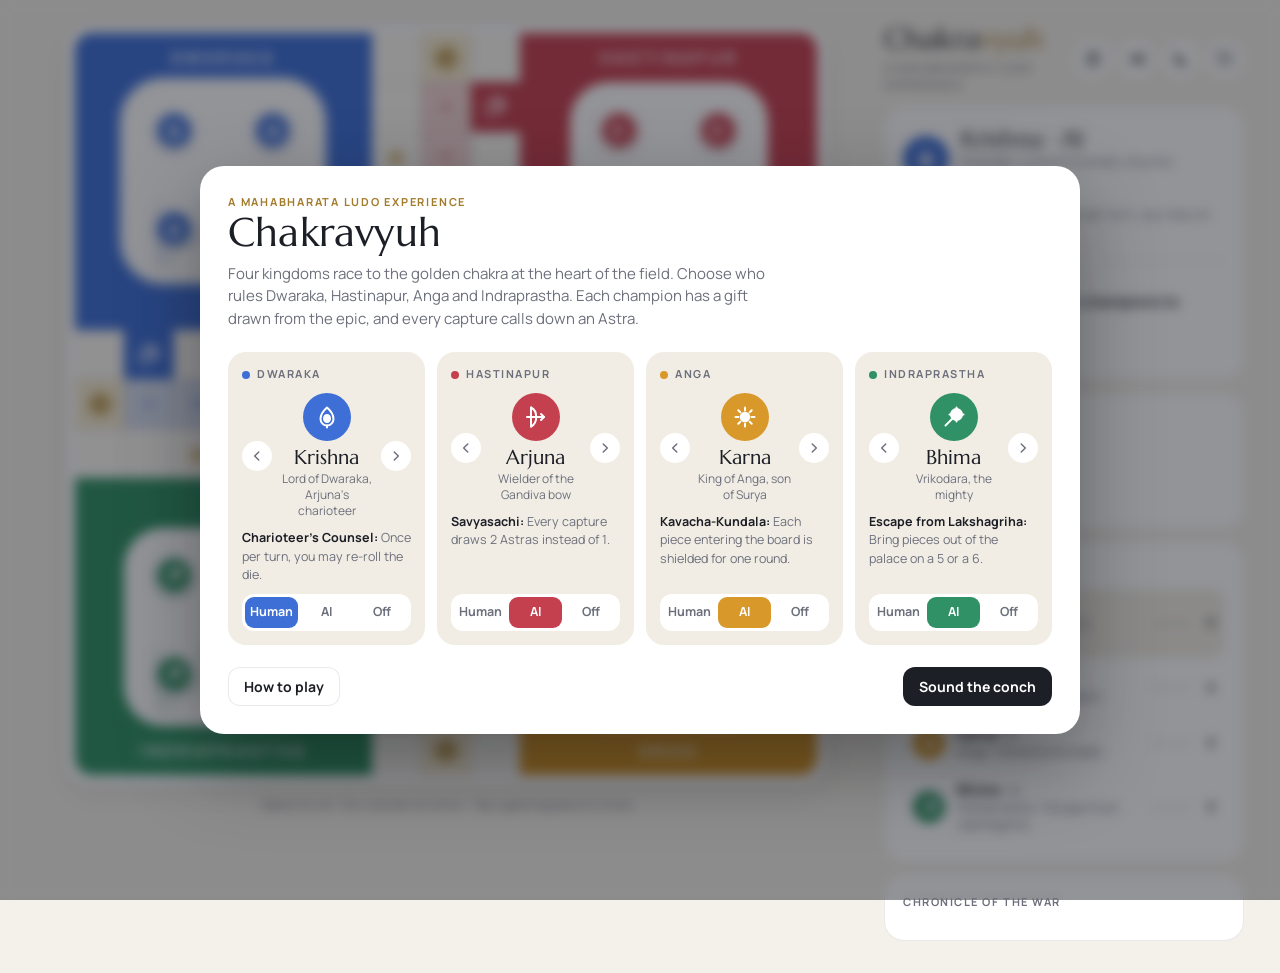
<file: chakravyuh/index.html>
<!doctype html>
<html lang="en">
<head>
<meta charset="utf-8" />
<meta name="viewport" content="width=device-width, initial-scale=1, viewport-fit=cover" />
<title>Chakravyuh</title>
<meta name="description" content="Chakravyuh — a Mahabharata Ludo experience. Four kingdoms, twelve champions and divine Astras." />
<meta name="theme-color" content="#0f121b" />
<link rel="preconnect" href="https://fonts.googleapis.com" />
<link rel="preconnect" href="https://fonts.gstatic.com" crossorigin />
<link href="https://fonts.googleapis.com/css2?family=Marcellus&family=Manrope:wght@400;500;600;700&display=swap" rel="stylesheet" />
<style>
/* Layout: a calm ivory board on a quiet surface; court panel beside it on desktop, a dock beneath it on phones.
   One accent (soft gold), kingdom colours only where they mean something, hairlines instead of ornaments. */
:root{
  --bg:#f4f1ea; --panel:#ffffff; --panel2:#f1ede4; --ink:#1d1f27; --muted:#6d707c;
  --line:rgba(29,31,39,.09); --gold:#a27a2a; --gold-hi:#c9a24f; --gold-soft:rgba(162,122,42,.10);
  --board:#fbf9f4; --ivory:#ffffff; --cell-line:rgba(29,31,39,.075);
  --shadow:0 1px 2px rgba(29,31,39,.04), 0 10px 30px rgba(29,31,39,.07); --focus:#3d6fd6;
  --scrim:rgba(16,18,28,.45);
  --display:"Marcellus",Georgia,"Times New Roman",serif; --body:Manrope,system-ui,-apple-system,"Segoe UI",sans-serif;
}
@media (prefers-color-scheme: dark){
  :root:not([data-theme="light"]){
    --bg:#0f121b; --panel:#171a26; --panel2:#1f2331; --ink:#ebe8e0; --muted:#9095a7;
    --line:rgba(255,255,255,.07); --gold:#d6b46c; --gold-hi:#e7c98a; --gold-soft:rgba(214,180,108,.10);
    --board:#f3f0e8; --ivory:#ffffff; --cell-line:rgba(29,31,39,.085);
    --shadow:0 1px 2px rgba(0,0,0,.3), 0 14px 36px rgba(0,0,0,.35); --focus:#e7c98a; --scrim:rgba(0,0,0,.55); color-scheme:dark;
  }
}
:root[data-theme="dark"]{
  --bg:#0f121b; --panel:#171a26; --panel2:#1f2331; --ink:#ebe8e0; --muted:#9095a7;
  --line:rgba(255,255,255,.07); --gold:#d6b46c; --gold-hi:#e7c98a; --gold-soft:rgba(214,180,108,.10);
  --board:#f3f0e8; --ivory:#ffffff; --cell-line:rgba(29,31,39,.085);
  --shadow:0 1px 2px rgba(0,0,0,.3), 0 14px 36px rgba(0,0,0,.35); --focus:#e7c98a; --scrim:rgba(0,0,0,.55); color-scheme:dark;
}
*{box-sizing:border-box}
html,body{margin:0;min-height:100%}
body{background:var(--bg);color:var(--ink);font:15px/1.5 var(--body);-webkit-tap-highlight-color:transparent;-webkit-font-smoothing:antialiased}
button{font:inherit;color:inherit}
:focus-visible{outline:2px solid var(--focus);outline-offset:2px}
.display{font-family:var(--display);font-weight:400;letter-spacing:.005em}
@media (prefers-reduced-motion: reduce){ *,*::before,*::after{animation-duration:.01ms!important;animation-iteration-count:1!important;transition-duration:.01ms!important} }

/* ---------- layout ---------- */
.app{display:grid;grid-template-columns:minmax(0,1fr) 360px;gap:28px;max-width:1240px;margin:0 auto;
  padding-block:24px 32px;padding-left:max(16px, env(safe-area-inset-left, 0px));padding-right:max(16px, env(safe-area-inset-right, 0px));align-items:start}
.board-col{display:flex;flex-direction:column;align-items:center;gap:12px;min-width:0}
.side{display:flex;flex-direction:column;gap:14px;min-width:0}
@media (max-width:900px){
  .app{grid-template-columns:minmax(0,1fr);gap:16px;padding-block:14px 24px}
  .side{display:contents}
  .topbar{order:0}.board-col{order:1}#turnPanel{order:2}#handPanel{order:3}.side>.panel{order:4}
  .foot-note{display:none}
}
.topbar{display:flex;align-items:center;justify-content:space-between;gap:12px;min-width:0}
.brand{min-width:0}
.brand h1{margin:0;font-size:30px;line-height:1;color:var(--ink);font-weight:400}
.brand h1 span{color:var(--gold)}
.brand small{display:block;color:var(--muted);font-size:11px;letter-spacing:.14em;text-transform:uppercase;margin-top:6px;font-weight:600}
.tb-actions{display:flex;gap:6px}
.icon-btn{width:38px;height:38px;border-radius:50%;border:1px solid var(--line);background:var(--panel);display:grid;place-items:center;cursor:pointer;color:var(--ink);transition:background .15s, transform .15s}
.icon-btn:hover{background:var(--panel2)} .icon-btn:active{transform:scale(.94)}
.icon-btn svg{width:18px;height:18px}
.panel{background:var(--panel);border:1px solid var(--line);border-radius:20px;padding:18px;position:relative}
.panel h3{margin:0 0 12px;font-size:11px;letter-spacing:.14em;text-transform:uppercase;color:var(--muted);font-weight:700}

/* ---------- board ---------- */
.arena{width:min(100%, calc(100vh - 110px)); min-width:280px; max-width:760px; display:flex; flex-direction:column; gap:10px}
@media (max-width:900px){ .arena{width:100%;max-width:620px} }
.board{width:100%;aspect-ratio:1;padding:8px;border-radius:24px;background:var(--panel);border:1px solid var(--line);box-shadow:var(--shadow)}
.grid{position:relative;width:100%;height:100%;background:var(--board);border-radius:17px;overflow:hidden}
.cell{position:absolute;width:calc(100%/15);height:calc(100%/15);border:.5px solid var(--cell-line);background:var(--board);display:grid;place-items:center}
.cell svg{width:56%;height:56%}
.cell.safe svg{opacity:.9}
.cell.chakra{background:#f6ecd3}
.cell.chakra svg{width:64%;height:64%;color:#b08a3a}
.cell.start svg{width:58%;height:58%}
.cell.home i{width:22%;height:22%;border-radius:50%;background:currentColor;opacity:.35}
@keyframes spin{to{transform:rotate(360deg)}}
.yard{position:absolute;width:40%;height:40%}
.yard .plate{position:absolute;inset:16.66%;background:var(--ivory);border-radius:20%;overflow:hidden;transition:box-shadow .3s}
.yard .palace{position:absolute;left:12%;right:12%;bottom:6%;height:58%;opacity:.09}
.yard .palace svg{width:100%;height:100%}
.yard .slot{position:absolute;width:15%;height:15%;border-radius:50%;transform:translate(-50%,-50%);background:color-mix(in srgb, var(--kc) 10%, #fff);box-shadow:inset 0 0 0 1.5px color-mix(in srgb, var(--kc) 22%, #fff)}
.yard .label{position:absolute;left:0;right:0;height:16.66%;display:flex;align-items:center;justify-content:center;color:rgba(255,255,255,.92);
  font-family:var(--body);font-weight:700;font-size:calc(var(--cell,30px)*.34);letter-spacing:.2em;text-transform:uppercase;white-space:nowrap}
.yard .label em{display:none}
.yard.off{filter:grayscale(1) opacity(.4)}
.yard.turn .plate{box-shadow:0 0 0 3px rgba(255,255,255,.95), 0 0 0 7px rgba(255,255,255,.28)}
.center{position:absolute;left:40%;top:40%;width:20%;height:20%}
.center svg{width:100%;height:100%;display:block}

/* tokens: flat discs with a white rim */
.token{position:absolute;width:calc(var(--cell,30px)*.74);height:calc(var(--cell,30px)*.74);left:0;top:0;
  transform:translate(-50%,-55%) scale(var(--s,1));border-radius:50%;border:2.5px solid #fff;padding:0;cursor:default;
  transition:left .14s ease, top .14s ease, transform .2s ease;z-index:5;background:var(--tc);
  box-shadow:0 2px 5px rgba(20,20,30,.28);display:grid;place-items:center}
.token svg{width:58%;height:58%;color:#fff}
.token.can{cursor:pointer;z-index:20;animation:bob 1s ease-in-out infinite}
.token.can::before{content:"";position:absolute;inset:-28%;border-radius:50%;border:2px solid var(--tc);opacity:.9;animation:pulse 1.1s ease-in-out infinite}
.token.target{cursor:crosshair;z-index:21}
.token.target::before{content:"";position:absolute;inset:-28%;border-radius:50%;border:2px dashed #6a54b8;animation:pulse .9s ease-in-out infinite}
.token.shield::after{content:"";position:absolute;inset:-18%;border-radius:50%;border:2px solid #e2bd62;box-shadow:0 0 10px rgba(226,189,98,.7)}
.token.hop{animation:hop .14s ease-out}
@keyframes bob{50%{transform:translate(-50%,-68%) scale(var(--s,1))}}
@keyframes pulse{50%{transform:scale(1.12);opacity:.45}}
@keyframes hop{50%{transform:translate(-50%,-80%) scale(calc(var(--s,1)*1.06))}}

.banner{position:absolute;left:50%;top:50%;transform:translate(-50%,-50%) scale(.9);opacity:0;pointer-events:none;z-index:40;
  text-align:center;padding:14px 24px;border-radius:18px;background:rgba(23,26,38,.92);color:#fff;min-width:52%;
  box-shadow:0 20px 50px rgba(0,0,0,.3);backdrop-filter:blur(6px)}
.banner .b-title{font-family:var(--display);font-size:calc(var(--cell,30px)*.95);line-height:1.15;color:#f1dba6}
.banner .b-sub{font-size:calc(var(--cell,30px)*.38);opacity:.75;margin-top:4px}
.banner.show{animation:banner 1.6s ease forwards}
@keyframes banner{0%{opacity:0;transform:translate(-50%,-46%) scale(.96)}14%{opacity:1;transform:translate(-50%,-50%) scale(1)}80%{opacity:1}100%{opacity:0}}
.flash{position:absolute;inset:0;pointer-events:none;z-index:39;opacity:0}
.flash.go{animation:flash .6s ease}
@keyframes flash{0%{opacity:.5}100%{opacity:0}}

/* ---------- turn panel ---------- */
.turn-head{display:flex;align-items:center;gap:12px}
.avatar{width:46px;height:46px;border-radius:50%;display:grid;place-items:center;flex:none;background:var(--pc);color:#fff}
.avatar svg{width:24px;height:24px}
.turn-name{font-size:24px;line-height:1.1}
.turn-title{color:var(--muted);font-size:13px}
.passive{margin-top:14px;font-size:13.5px;color:var(--muted);line-height:1.45}
.passive b{color:var(--ink);font-weight:700}
.dice-row{display:flex;align-items:center;gap:16px;margin-top:16px;padding-top:16px;border-top:1px solid var(--line)}
.die{width:70px;height:70px;flex:none;border-radius:18px;cursor:pointer;padding:12px;background:#fff;border:1px solid rgba(29,31,39,.08);
  box-shadow:0 1px 0 rgba(29,31,39,.06), 0 8px 18px rgba(29,31,39,.12);display:grid;grid-template:repeat(3,1fr)/repeat(3,1fr);transition:transform .12s, box-shadow .2s}
.die:disabled{cursor:default;opacity:.75}
.die:not(:disabled):active{transform:scale(.95)}
.die.ready{box-shadow:0 0 0 3px var(--pc), 0 8px 18px rgba(29,31,39,.14);animation:ready 1.6s ease-in-out infinite}
@keyframes ready{50%{box-shadow:0 0 0 6px color-mix(in srgb, var(--pc) 35%, transparent), 0 8px 18px rgba(29,31,39,.14)}}
.die.rolling{animation:shake .5s ease}
@keyframes shake{20%{transform:rotate(-12deg) translateY(-5px)}40%{transform:rotate(10deg)}60%{transform:rotate(-6deg) translateY(-2px)}80%{transform:rotate(3deg)}}
.pip{width:10px;height:10px;border-radius:50%;background:#262838;place-self:center;opacity:0}
.pip.on{opacity:1}
.die.ratha{border-color:#3d6fd6}
.hint{font-size:15px;line-height:1.35;font-weight:600}
.hint .sub{display:block;color:var(--muted);font-size:13px;margin-top:3px;font-weight:500}
.chip{display:inline-flex;align-items:center;font-size:12px;padding:2px 10px;border-radius:999px;background:var(--gold-soft);color:var(--gold);font-weight:700;margin-top:7px}
.actions{display:flex;gap:8px;margin-top:10px;flex-wrap:wrap}
.actions:not(:has(button:not([hidden]))){display:none}
.btn{border:none;background:var(--panel2);padding:9px 16px;border-radius:12px;cursor:pointer;font-weight:700;font-size:14px;transition:transform .12s, opacity .15s}
.btn:active{transform:scale(.97)}
.btn.primary{background:var(--ink);color:var(--panel)}
.btn.ghost{background:transparent;box-shadow:inset 0 0 0 1px var(--line)}
.btn:disabled{opacity:.4;cursor:not-allowed}
.pick{display:grid;grid-template-columns:repeat(6,1fr);gap:6px;margin-top:12px}
.pick button{aspect-ratio:1;border-radius:12px;border:1px solid var(--line);background:#fff;color:#262838;font-family:var(--display);font-size:20px;cursor:pointer;box-shadow:0 2px 6px rgba(29,31,39,.08)}
.pick button:active{transform:scale(.95)}

/* ---------- cards ---------- */
.hand{display:grid;grid-template-columns:repeat(auto-fill,minmax(148px,1fr));gap:10px}
@media (max-width:900px){.hand{grid-auto-flow:column;grid-template-columns:none;grid-auto-columns:minmax(150px,46%);overflow-x:auto;padding-bottom:6px;scroll-snap-type:x mandatory}.hand>*{scroll-snap-align:start}}
.card{position:relative;text-align:left;border-radius:16px;padding:14px;cursor:pointer;color:#fff;min-height:150px;border:none;
  background:var(--c1);transition:transform .15s, opacity .15s;overflow:hidden}
.card:not(:disabled):hover{transform:translateY(-2px)}
.card:disabled{cursor:not-allowed;opacity:.5}
.card.sel{outline:2px solid var(--ink);outline-offset:3px}
.card .ci{width:34px;height:34px;border-radius:50%;display:grid;place-items:center;background:rgba(255,255,255,.16)}
.card .ci svg{width:20px;height:20px}
.card .cn{font-family:var(--display);font-size:18px;line-height:1.15;margin-top:12px}
.card .cs{font-size:10.5px;letter-spacing:.12em;text-transform:uppercase;opacity:.7;font-weight:700;margin-top:2px}
.card .ct{font-size:12.5px;line-height:1.4;margin-top:8px;opacity:.95}
.card .rar{position:absolute;top:14px;right:14px;font-size:10px;font-weight:700;letter-spacing:.12em;text-transform:uppercase;opacity:.7}
.card-back{border-radius:16px;min-height:90px;background:var(--panel2);display:grid;place-items:center;color:var(--gold)}
.card-back svg{width:34px;height:34px;opacity:.7}
.empty{color:var(--muted);font-size:13.5px;padding:14px;border-radius:14px;background:var(--panel2);text-align:center}

/* ---------- players & log ---------- */
.plist{display:flex;flex-direction:column;gap:4px}
.prow{display:flex;align-items:center;gap:12px;padding:8px 10px;border-radius:14px}
.prow.cur{background:var(--panel2)}
.prow.off{opacity:.4}
.dot{width:32px;height:32px;border-radius:50%;display:grid;place-items:center;background:var(--pc);color:#fff;flex:none}
.dot svg{width:17px;height:17px}
.pname{font-weight:700;font-size:14.5px;line-height:1.25}
.pmeta{font-size:12.5px;color:var(--muted);line-height:1.35;font-weight:500}
.pstat{margin-left:auto;display:flex;gap:10px;align-items:center;font-size:12px;color:var(--muted)}
.pips{display:flex;gap:3px}
.pips i{width:7px;height:7px;border-radius:50%;background:var(--line);display:block}
.pips i.on{background:var(--pc)}
.cardcount{font-weight:700;color:var(--ink);min-width:16px;text-align:right}
.log{list-style:none;margin:0;padding:0;display:flex;flex-direction:column;gap:7px;max-height:200px;overflow:auto;font-size:13.5px}
.log li{padding-left:14px;position:relative;color:var(--ink)}
.log li::before{content:"";position:absolute;left:0;top:8px;width:6px;height:6px;border-radius:50%;background:var(--lc,var(--gold))}
.log li:not(:first-child){color:var(--muted)}
.log b{font-weight:700}

/* ---------- modals ---------- */
.modal{position:fixed;inset:0;z-index:100;display:none;align-items:center;justify-content:center;padding:16px;background:var(--scrim);backdrop-filter:blur(6px)}
.modal.open{display:flex}
.sheet{background:var(--panel);color:var(--ink);border-radius:24px;box-shadow:0 30px 80px rgba(0,0,0,.35);width:min(880px,100%);max-height:calc(100vh - 32px);overflow:auto;padding:28px}
.sheet h2{margin:0;font-size:40px;line-height:1.05;font-weight:400;text-wrap:balance}
.eyebrow{font-size:11px;letter-spacing:.16em;text-transform:uppercase;color:var(--gold);font-weight:700}
.lede{color:var(--muted);margin:10px 0 22px;max-width:62ch;font-size:15px}
.seats{display:grid;grid-template-columns:repeat(4,1fr);gap:12px}
.seat{border-radius:18px;padding:14px;background:var(--panel2);display:flex;flex-direction:column;gap:10px;position:relative;min-width:0}
.seat .kn{font-size:11px;letter-spacing:.14em;text-transform:uppercase;font-weight:700;color:var(--muted);display:flex;align-items:center;gap:7px}
.seat .kn::before{content:"";width:8px;height:8px;border-radius:50%;background:var(--pc)}
.champ{display:flex;align-items:center;gap:6px}
.champ .cbody{flex:1;min-width:0;text-align:center}
.champ .avatar{width:48px;height:48px;margin:0 auto 6px}
.champ .ctext{min-width:0}
.champ .cname{font-family:var(--display);font-size:20px;line-height:1.1}
.champ .cepi{font-size:12px;color:var(--muted);line-height:1.35;margin-top:2px}
.arrow{width:30px;height:30px;border-radius:50%;border:none;background:var(--panel);cursor:pointer;display:grid;place-items:center;flex:none;color:var(--muted)}
.arrow svg{width:14px;height:14px}
.seat .sp{font-size:12.5px;line-height:1.45;color:var(--muted);min-height:3.9em}
.seat .sp b{color:var(--ink)}
.seat.is-off .champ,.seat.is-off .sp{opacity:.4}
.seg{display:grid;grid-template-columns:repeat(3,1fr);background:var(--panel);border-radius:12px;padding:3px;gap:2px;margin-top:auto}
.seg button{border:none;background:transparent;border-radius:9px;padding:6px 0;font-size:12.5px;font-weight:700;cursor:pointer;color:var(--muted)}
.seg button.on{background:var(--pc);color:#fff}
.sheet-foot{display:flex;justify-content:space-between;align-items:center;gap:10px;margin-top:22px;flex-wrap:wrap}
.err{color:#c4404f;font-size:13.5px;min-height:1em}
.rules h4{margin:24px 0 8px;font-size:11px;letter-spacing:.14em;text-transform:uppercase;color:var(--gold);font-weight:700}
.rules p,.rules li{font-size:14.5px}
.rules ul{padding-left:18px;margin:6px 0}
.rules li{margin:3px 0}
.lex{display:grid;grid-template-columns:repeat(3,1fr);gap:10px}
.roster{display:grid;grid-template-columns:repeat(2,1fr);gap:2px 12px}
@media (max-width:760px){.roster{grid-template-columns:1fr}}
.lex .card{cursor:default;min-height:0}
.lex .lore,.cs-body .lore{font-size:12px;opacity:.85;margin-top:10px;padding-top:10px;border-top:1px solid rgba(255,255,255,.22);line-height:1.45}
.legend{display:flex;flex-wrap:wrap;gap:16px;font-size:13.5px;margin-top:8px;color:var(--muted)}
.legend span{display:inline-flex;align-items:center;gap:8px}
.legend i{width:24px;height:24px;border-radius:6px;background:var(--board);display:grid;place-items:center;box-shadow:inset 0 0 0 1px var(--cell-line)}
.legend i svg{width:16px;height:16px}
.note{font-size:13px;color:var(--muted);padding:12px 14px;background:var(--panel2);border-radius:14px;margin-top:20px}
.podium{display:flex;flex-direction:column;gap:6px;margin:18px 0}
.podium .prow{background:var(--panel2)}
.place{font-family:var(--display);font-size:20px;width:24px;text-align:center;color:var(--gold)}
.foot-note{font-size:12.5px;color:var(--muted);text-align:center}

/* ---------- phone app layout ---------- */
.m-only,.plaques,.dock{display:none}
.plaques{justify-content:space-between;gap:8px}
.plaque{display:flex;align-items:center;gap:10px;flex:0 1 50%;min-width:0;padding:6px 12px 6px 6px;border-radius:999px;background:var(--panel);
  border:1px solid var(--line);transition:border-color .25s, opacity .25s}
.plaque.right{flex-direction:row-reverse;padding:6px 6px 6px 12px;text-align:right}
.plaque .pav{width:36px;height:36px;border-radius:50%;flex:none;display:grid;place-items:center;color:#fff;background:var(--pc)}
.plaque .pav svg{width:19px;height:19px}
.plaque .ptxt{min-width:0;flex:1}
.plaque .pn{font-family:var(--display);font-size:16px;line-height:1.1;white-space:nowrap;overflow:hidden;text-overflow:ellipsis}
.plaque .pst{display:flex;align-items:center;gap:8px;margin-top:3px}
.plaque.right .pst{justify-content:flex-end}
.plaque .pips i{width:6px;height:6px}
.plaque .tag{font-size:9.5px;font-weight:800;letter-spacing:.1em;color:var(--muted)}
.gem{display:inline-flex;align-items:center;gap:4px;font-size:11.5px;font-weight:700;color:var(--muted)}
.gem::before{content:"";width:6px;height:6px;transform:rotate(45deg);background:var(--gold);border-radius:1px}
.plaque.cur{border-color:var(--pc);box-shadow:inset 0 0 0 1px var(--pc)}
.plaque.cur .pav{animation:breathe 1.8s ease-in-out infinite}
@keyframes breathe{50%{box-shadow:0 0 0 4px color-mix(in srgb, var(--pc) 25%, transparent)}}
.plaque.off{opacity:.35}

.dock{flex-direction:column;gap:12px;background:var(--panel);border-top:1px solid var(--line);border-radius:26px 26px 0 0;position:relative;
  margin-inline:calc(-1 * max(16px, env(safe-area-inset-left, 0px)));
  padding:14px max(18px, env(safe-area-inset-left, 0px)) calc(14px + env(safe-area-inset-bottom, 0px))}
.ticker{font-size:12.5px;color:var(--muted);white-space:nowrap;overflow:hidden;text-overflow:ellipsis;padding-left:14px;position:relative;min-height:18px;font-weight:500}
.ticker::before{content:"";position:absolute;left:1px;top:6px;width:6px;height:6px;border-radius:50%;background:var(--lc,var(--gold))}
.ticker b{font-weight:700}
.ticker.new{animation:tick .45s ease}
@keyframes tick{from{opacity:0;transform:translateY(5px)}}
.dock-row{display:flex;align-items:center;gap:16px}
.dock .die{width:64px;height:64px;padding:11px;border-radius:17px}
.dock .pip{width:9.5px;height:9.5px}
.dock-mid{flex:1;min-width:0}
.dock .actions{margin-top:8px}
.dock .pick{margin-top:0}
.tray{display:flex;align-items:center;gap:12px;min-height:42px}
.tray-label{flex:none;display:flex;flex-direction:column;align-items:flex-start;font-size:10px;letter-spacing:.14em;text-transform:uppercase;color:var(--muted);font-weight:800;line-height:1.3}
.tray-label b{font-family:var(--display);font-size:17px;letter-spacing:0;color:var(--ink);font-weight:400}
.tray-row{display:flex;gap:8px;overflow-x:auto;scrollbar-width:none;flex:1;min-width:0;padding:2px}
.tray-row::-webkit-scrollbar{display:none}
.astra{flex:none;display:flex;align-items:center;gap:8px;padding:5px 15px 5px 5px;border-radius:999px;cursor:pointer;color:#fff;border:none;
  background:var(--c1);font-family:var(--body);font-weight:700;font-size:13.5px;line-height:1;transition:transform .15s, opacity .2s}
.astra .ai{width:30px;height:30px;border-radius:50%;display:grid;place-items:center;background:rgba(255,255,255,.18)}
.astra .ai svg{width:17px;height:17px}
.astra:active{transform:scale(.96)}
.astra.ok{box-shadow:0 0 0 2px var(--panel), 0 0 0 4px var(--c1)}
.astra.dim{opacity:.5}
.astra.sel{box-shadow:0 0 0 2px var(--panel), 0 0 0 4px var(--ink)}
.astra.back{background:var(--panel2);padding:5px;color:var(--gold);cursor:default}
.astra.back .ai{background:none}
.tray-empty{font-size:13px;color:var(--muted)}

/* bottom sheets */
.modal.bs{align-items:flex-end;padding:0}
.modal.bs .sheet{border-radius:26px 26px 0 0;width:min(560px,100%);padding:10px 20px calc(20px + env(safe-area-inset-bottom, 0px));animation:rise .28s cubic-bezier(.2,.8,.2,1)}
@keyframes rise{from{transform:translateY(40px);opacity:0}}
.grab{width:36px;height:4px;border-radius:4px;background:var(--line);margin:0 auto 16px}
.cs-body .card{min-height:0;cursor:default;padding:20px}
.cs-body .card .cn{font-size:26px}
.cs-body .card .ct{font-size:14.5px}
.cs-body .card .lore{font-size:13px}
.why{font-size:13.5px;color:var(--muted);margin:12px 2px 0;min-height:1em}
.menu-grid{display:grid;grid-template-columns:repeat(2,1fr);gap:8px}
.mbtn{display:flex;align-items:center;gap:10px;padding:14px;border-radius:16px;border:none;background:var(--panel2);cursor:pointer;font-weight:700;font-size:14px;text-align:left}
.mbtn svg{width:19px;height:19px;color:var(--gold);flex:none}
.sec{margin:22px 0 10px;font-size:11px;letter-spacing:.14em;text-transform:uppercase;color:var(--muted);font-weight:700}
#log2{max-height:40vh}

@media (max-width:760px){
  html,body{height:100%;overflow:hidden}
  .app{display:flex;flex-direction:column;align-items:stretch;gap:10px;height:100%;height:100dvh;padding-block:calc(12px + env(safe-area-inset-top, 0px)) 0}
  .side{display:contents}
  .side>.panel,.d-only,.foot-note{display:none}
  .m-only{display:grid}
  .topbar{order:0;flex:none}
  .brand h1{font-size:25px}
  .brand small{font-size:10px;margin-top:4px}
  .icon-btn{width:36px;height:36px}
  .board-col{order:1;flex:1 1 0;min-height:0;justify-content:center;overflow:hidden}
  .arena{width:100%;min-width:0;max-width:none}
  .plaques{display:flex}
  .board{padding:6px;border-radius:20px}
  .grid{border-radius:15px}
  .dock{order:2;display:flex;flex:none}
  .modal{align-items:flex-end;padding:0}
  .modal .sheet{border-radius:26px 26px 0 0;max-height:92vh;max-height:92dvh;padding:22px 18px calc(18px + env(safe-area-inset-bottom, 0px));animation:rise .3s cubic-bezier(.2,.8,.2,1)}
  .sheet h2{font-size:32px}
  .lede{font-size:14px;margin:8px 0 16px}
  .seats{grid-template-columns:1fr;gap:8px}
  .seat{display:grid;grid-template-columns:1fr auto;grid-template-areas:"kn seg" "champ champ" "sp sp";gap:8px 10px;padding:14px}
  .seat .kn{grid-area:kn;align-self:center}
  .seat .seg{grid-area:seg;margin:0;width:176px}
  .seat .champ{grid-area:champ}
  .seat .sp{grid-area:sp;min-height:0}
  .champ .cbody{display:flex;align-items:center;gap:12px;text-align:left}
  .champ .avatar{margin:0;width:44px;height:44px}
  .sheet-foot{position:sticky;bottom:calc(-18px - env(safe-area-inset-bottom, 0px));background:var(--panel);margin:14px -18px calc(-18px - env(safe-area-inset-bottom, 0px));padding:12px 18px calc(14px + env(safe-area-inset-bottom, 0px));border-top:1px solid var(--line)}
  #btnRules2{display:none}
  .lex{grid-template-columns:1fr}
}
@media (max-width:760px) and (max-height:680px){ .ticker{display:none} .dock{gap:9px;padding-top:10px} .dock .die{width:56px;height:56px;padding:9px} }
@media (min-width:761px) and (max-width:1000px){ .seats{grid-template-columns:repeat(2,1fr)} .lex{grid-template-columns:repeat(2,1fr)} }
</style>
</head>
<body>
<div class="app">
  <div class="board-col">
    <div class="arena">
      <div class="plaques"><div class="plaque" data-seat="0"></div><div class="plaque right" data-seat="1"></div></div>
      <div class="board" id="board">
        <div class="grid" id="grid">
          <div class="flash" id="flash"></div>
          <div class="banner" id="banner"><div class="b-title"></div><div class="b-sub"></div></div>
        </div>
      </div>
      <div class="plaques"><div class="plaque" data-seat="3"></div><div class="plaque right" data-seat="2"></div></div>
    </div>
    <div class="foot-note">Space to roll · Esc cancels an Astra · Tap a glowing piece to move</div>
  </div>

  <aside class="side">
    <div class="topbar">
      <div class="brand">
        <h1 class="display">Chakra<span>vyuh</span></h1>
        <small>A Mahabharata Ludo experience</small>
      </div>
      <div class="tb-actions">
        <button class="icon-btn" id="btnRules" title="How to play" aria-label="How to play"><svg viewBox="0 0 24 24" fill="none" stroke="currentColor" stroke-width="2" stroke-linecap="round"><circle cx="12" cy="12" r="9"/><path d="M9.5 9a2.5 2.5 0 1 1 3.5 2.3c-.6.3-1 .9-1 1.6V14"/><circle cx="12" cy="17.5" r=".6" fill="currentColor"/></svg></button>
        <button class="icon-btn d-only" id="btnSound" title="Sound" aria-label="Toggle sound"></button>
        <button class="icon-btn d-only" id="btnTheme" title="Theme" aria-label="Toggle light or dark theme"><svg viewBox="0 0 24 24" fill="none" stroke="currentColor" stroke-width="2" stroke-linecap="round"><path d="M20 14.5A8 8 0 1 1 9.5 4a6.5 6.5 0 0 0 10.5 10.5z"/></svg></button>
        <button class="icon-btn d-only" id="btnNew" title="New game" aria-label="New game"><svg viewBox="0 0 24 24" fill="none" stroke="currentColor" stroke-width="2" stroke-linecap="round"><path d="M4 12a8 8 0 1 0 2.4-5.7"/><path d="M4 4v4h4"/></svg></button>
        <button class="icon-btn m-only" id="btnMenu" title="Menu" aria-label="Menu"><svg viewBox="0 0 24 24" fill="none" stroke="currentColor" stroke-width="2.2" stroke-linecap="round"><path d="M4 7h16M4 12h16M4 17h10"/></svg></button>
      </div>
    </div>

    <section class="panel turn" id="turnPanel">
      <div class="turn-head">
        <div class="avatar" id="tAvatar"></div>
        <div style="min-width:0">
          <div class="turn-name display" id="tName">—</div>
          <div class="turn-title" id="tTitle"></div>
        </div>
      </div>
      <div class="passive" id="tPassive"></div>
      <div class="dice-row">
        <button class="die" id="die" aria-label="Roll the die"></button>
        <div style="flex:1;min-width:0">
          <div class="hint" id="hint"></div>
          <div class="actions">
            <button class="btn" id="btnReroll" hidden>Re-roll</button>
            <button class="btn ghost" id="btnCancel" hidden>Cancel Astra</button>
          </div>
        </div>
      </div>
      <div class="pick" id="pick" hidden></div>
    </section>

    <section class="panel" id="handPanel">
      <h3 id="handTitle">Astras</h3>
      <div class="hand" id="hand"></div>
    </section>

    <section class="panel">
      <h3>Kingdoms</h3>
      <div class="plist" id="plist"></div>
    </section>

    <section class="panel">
      <h3>Chronicle of the war</h3>
      <ul class="log" id="log"></ul>
    </section>
  </aside>

  <div class="dock" id="dock">
    <div class="ticker" id="ticker" aria-live="polite"></div>
    <div class="dock-row">
      <button class="die" id="die2" aria-label="Roll the die"></button>
      <div class="dock-mid">
        <div class="hint" id="mHint"></div>
        <div class="actions">
          <button class="btn" id="mReroll" hidden>Re-roll</button>
          <button class="btn ghost" id="mCancel" hidden>Cancel Astra</button>
        </div>
      </div>
    </div>
    <div class="pick" id="mPick" hidden></div>
    <div class="tray" id="tray"></div>
  </div>
</div>

<!-- Astra detail (phone) -->
<div class="modal bs" id="cardSheet" role="dialog" aria-modal="true" aria-label="Astra">
  <div class="sheet">
    <div class="grab"></div>
    <div class="cs-body" id="cardSheetBody"></div>
    <p class="why" id="invokeWhy"></p>
    <div class="actions" style="justify-content:flex-end;margin-top:12px">
      <button class="btn ghost" data-close="cardSheet">Close</button>
      <button class="btn primary" id="btnInvoke">Invoke Astra</button>
    </div>
  </div>
</div>

<!-- Menu (phone) -->
<div class="modal bs" id="menuSheet" role="dialog" aria-modal="true" aria-label="Menu">
  <div class="sheet">
    <div class="grab"></div>
    <div class="menu-grid">
      <button class="mbtn" id="mNew"><svg viewBox="0 0 24 24" fill="none" stroke="currentColor" stroke-width="2" stroke-linecap="round"><path d="M4 12a8 8 0 1 0 2.4-5.7"/><path d="M4 4v4h4"/></svg>New game</button>
      <button class="mbtn" id="mRules"><svg viewBox="0 0 24 24" fill="none" stroke="currentColor" stroke-width="2" stroke-linecap="round"><path d="M4 5.5A2.5 2.5 0 0 1 6.5 3H20v15H6.5A2.5 2.5 0 0 0 4 20.5z"/><path d="M4 20.5A2.5 2.5 0 0 0 6.5 23H20v-5"/></svg>How to play</button>
      <button class="mbtn" id="mSound"></button>
      <button class="mbtn" id="mTheme"><svg viewBox="0 0 24 24" fill="none" stroke="currentColor" stroke-width="2" stroke-linecap="round"><path d="M20 14.5A8 8 0 1 1 9.5 4a6.5 6.5 0 0 0 10.5 10.5z"/></svg>Light / dark</button>
    </div>
    <h3 class="sec">Chronicle of the war</h3>
    <ul class="log" id="log2"></ul>
  </div>
</div>

<!-- Setup -->
<div class="modal open" id="setup" role="dialog" aria-modal="true" aria-labelledby="setupTitle">
  <div class="sheet">
    <div class="eyebrow">A Mahabharata Ludo experience</div>
    <h2 class="display" id="setupTitle">Chakravyuh</h2>
    <p class="lede">Four kingdoms race to the golden chakra at the heart of the field. Choose who rules Dwaraka, Hastinapur, Anga and Indraprastha. Each champion has a gift drawn from the epic, and every capture calls down an Astra.</p>
    <div class="seats" id="seats"></div>
    <div class="sheet-foot">
      <button class="btn ghost" id="btnRules2">How to play</button>
      <span class="err" id="seatErr"></span>
      <button class="btn primary" id="btnStart">Sound the conch</button>
    </div>
  </div>
</div>

<!-- Rules -->
<div class="modal" id="rules" role="dialog" aria-modal="true" aria-labelledby="rulesTitle">
  <div class="sheet rules">
    <div style="display:flex;justify-content:space-between;align-items:center;gap:10px">
      <h2 class="display" id="rulesTitle">How to play</h2>
      <button class="icon-btn" data-close="rules" aria-label="Close"><svg viewBox="0 0 24 24" fill="none" stroke="currentColor" stroke-width="2" stroke-linecap="round"><path d="M6 6l12 12M18 6L6 18"/></svg></button>
    </div>
    <h4>The race (classic Ludo rules)</h4>
    <ul>
      <li>Each kingdom has 4 pieces. Roll a <b>6</b> to bring a piece out of the palace onto your conch square.</li>
      <li>Move clockwise around the field, then up your coloured path to the chakra at the centre. You need the exact number to finish.</li>
      <li>A <b>6</b>, a capture, or bringing a piece home earns another roll. Three 6s in a row ends your turn.</li>
      <li>Land on an opponent to <b>capture</b> it and send it back to its palace. Pieces on <b>golden lotuses</b> and <b>conch squares</b> are safe.</li>
      <li>The first kingdom to bring all four pieces home wins.</li>
    </ul>
    <h4>Astras</h4>
    <ul>
      <li>You draw an Astra when you <b>capture</b> or land on a <b>chakra square</b>.</li>
      <li>You may play <b>one Astra per turn</b>, before you roll. You can hold 3.</li>
    </ul>
    <div class="legend" id="legend"></div>
    <h4>The twelve champions</h4>
    <div class="roster" id="roster"></div>
    <h4>Lexicon of Astras</h4>
    <div class="lex" id="lex"></div>
    <p class="note">Chakravyuh borrows the characters, kingdoms and stories of the Mahabharata. Ludo itself is a modern game descended from Indian cross-and-circle race games such as Pachisi; it is not a game from the epic.</p>
  </div>
</div>

<!-- Victory -->
<div class="modal" id="victory" role="dialog" aria-modal="true" aria-labelledby="vicTitle">
  <div class="sheet" style="width:min(520px,100%);text-align:center">
    <div class="avatar" id="vAvatar" style="margin:0 auto 12px;width:72px;height:72px"></div>
    <div class="eyebrow" id="vicKingdom"></div>
    <h2 class="display" id="vicTitle">Victory</h2>
    <p class="lede" id="vicText" style="margin:10px auto 0"></p>
    <div class="podium" id="podium" style="text-align:left"></div>
    <div style="display:flex;gap:10px;justify-content:center">
      <button class="btn" id="btnSame">Rematch</button>
      <button class="btn primary" id="btnSetup">New setup</button>
    </div>
  </div>
</div>

<script>
(() => {
"use strict";

/* ================= Icons ================= */
const S24 = (body, extra='fill="none" stroke="currentColor" stroke-width="2" stroke-linecap="round" stroke-linejoin="round"') => `<svg viewBox="0 0 24 24" ${extra}>${body}</svg>`;
const I = {
  // champions
  krishna: S24('<path d="M12 2.5c4.5 4 6.5 8 6.5 11.5a6.5 6.5 0 0 1-13 0C5.5 10.5 7.5 6.5 12 2.5z"/><ellipse cx="12" cy="13.5" rx="3" ry="3.6" fill="currentColor"/><path d="M12 20.5v2"/>'),
  arjuna: S24('<path d="M7 2.5c7 3.5 7 15.5 0 19"/><path d="M7 2.5v19"/><path d="M3 12h17"/><path d="M17 9l3 3-3 3"/>'),
  karna: S24('<circle cx="12" cy="12" r="4.2" fill="currentColor"/>'+Array.from({length:8},(_,k)=>`<path d="M12 2.5v3" transform="rotate(${k*45} 12 12)"/>`).join('')),
  bhima: S24('<circle cx="14.5" cy="9.5" r="5.5" fill="currentColor"/><path d="M11 13L3.5 20.5"/><path d="M14.5 4v-1.5M20 9.5h1.5M14.5 15v1.5M9 9.5H7.5"/>'),
  yudhishthira: S24('<path d="M3 11.5a9 7 0 0 1 18 0z" fill="currentColor"/><path d="M12 11.5v8.5a2 2 0 0 1-4 0"/><path d="M12 2.5v2"/><path d="M5 11.5v2M19 11.5v2M8.5 11.5v1.5M15.5 11.5v1.5"/>'),
  draupadi: S24('<path d="M3 12h18a9 7.5 0 0 1-18 0z" fill="currentColor"/><path d="M12 3c2 2.2-1.2 3.5 0 6.5"/><path d="M8 5.5c1.2 1.4-.6 2.3 0 4"/><path d="M16 5.5c1.2 1.4-.6 2.3 0 4"/>'),
  nakula: S24('<path d="M20.5 3.5L9 15"/><path d="M20.5 3.5l-1 5-9 9"/><path d="M6.5 12.5l5 5"/><path d="M8 16l-4.5 4.5"/>'),
  sahadeva: S24('<path d="M12 2.5l2.4 5.2 5.6.6-4.2 3.8 1.2 5.6L12 14.9 7 17.7l1.2-5.6L4 8.3l5.6-.6z" fill="currentColor"/><circle cx="19.5" cy="19.5" r="1.2" fill="currentColor"/><circle cx="4.5" cy="20" r=".9" fill="currentColor"/>'),
  abhimanyu: S24('<circle cx="12" cy="12" r="9"/><circle cx="12" cy="12" r="2.2" fill="currentColor"/>'+Array.from({length:8},(_,k)=>`<path d="M12 3v6.8" transform="rotate(${k*45} 12 12)"/>`).join('')),
  duryodhana: S24('<path d="M3 18.5h18l-1.3-10.5-4.2 4.2L12 5.5l-3.5 6.7-4.2-4.2z" fill="currentColor"/><path d="M3 21h18"/>'),
  ghatotkacha: S24('<path d="M15.5 2.8a9.2 9.2 0 1 0 5.9 15.3A7.3 7.3 0 0 1 15.5 2.8z" fill="currentColor"/><circle cx="18.5" cy="6.5" r=".9" fill="currentColor"/><circle cx="21" cy="11" r=".7" fill="currentColor"/>'),
  balarama: S24('<path d="M3.5 20.5L14 10"/><path d="M14 10l2.2-6.5 4.3 2.8-4.5 5.2z" fill="currentColor"/><path d="M6 15l3 3"/>'),
  // board
  lotus: S24('<path d="M12 4c2.2 3.2 2.2 7.2 0 11-2.2-3.8-2.2-7.8 0-11z"/><path d="M4.8 8.2c3.4.8 5.6 3.6 7.2 6.8-4.2.2-7.2-2.2-7.2-6.8z"/><path d="M19.2 8.2c-3.4.8-5.6 3.6-7.2 6.8 4.2.2 7.2-2.2 7.2-6.8z"/><path d="M3 15.5c3 .2 6 .9 9 .9s6-.7 9-.9c-1.8 3-5 4.5-9 4.5s-7.2-1.5-9-4.5z"/>','fill="#c9a24f"'),
  conch: S24('<path d="M4 15.5c0-5.8 4.5-11 10-11 3.6 0 6 2.4 6 5.6 0 4.6-4.4 7.4-8.8 7.4H7.5L5 20.5"/><path d="M11 10.5a2.3 2.3 0 1 1 2.4 2.2"/><path d="M15 4.8c-1 2.2-1 4.3.2 6.2"/>','fill="none" stroke="#ffffff" stroke-width="2" stroke-linecap="round" stroke-linejoin="round"'),
  chakra: S24('<circle cx="12" cy="12" r="9.2" stroke-dasharray="1.8 1.2" stroke-width="2.4"/><circle cx="12" cy="12" r="6"/><circle cx="12" cy="12" r="1.8" fill="currentColor"/>'+Array.from({length:6},(_,k)=>`<path d="M12 6v12" transform="rotate(${k*30} 12 12)"/>`).join(''),'fill="none" stroke="currentColor" stroke-width="1.4"'),
  soundOn: S24('<path d="M4 9v6h4l5 4V5L8 9z"/><path d="M16.5 8.5a5 5 0 0 1 0 7M19 6a8.5 8.5 0 0 1 0 12"/>'),
  soundOff: S24('<path d="M4 9v6h4l5 4V5L8 9z"/><path d="M17 9l5 6M22 9l-5 6"/>'),
  left: S24('<path d="M15 5l-7 7 7 7"/>','fill="none" stroke="currentColor" stroke-width="2.5" stroke-linecap="round" stroke-linejoin="round"'),
  right: S24('<path d="M9 5l7 7-7 7"/>','fill="none" stroke="currentColor" stroke-width="2.5" stroke-linecap="round" stroke-linejoin="round"'),
  // astras
  shankha: S24('<path d="M4 15.5c0-5.8 4.5-11 10-11 3.6 0 6 2.4 6 5.6 0 4.6-4.4 7.4-8.8 7.4H7.5L5 20.5"/><path d="M11 10.5a2.3 2.3 0 1 1 2.4 2.2"/><path d="M15 4.8c-1 2.2-1 4.3.2 6.2"/>'),
  ratha: S24('<circle cx="15" cy="13" r="6.5"/><circle cx="15" cy="13" r="1.4" fill="currentColor"/><path d="M15 6.5v13M8.5 13h13M10.4 8.4l9.2 9.2M19.6 8.4l-9.2 9.2"/><path d="M2 9h4M1.5 13h4M2 17h4"/>','fill="none" stroke="currentColor" stroke-width="1.7" stroke-linecap="round"'),
  vyuha: S24('<path d="M12 12.5a1.5 1.5 0 1 1 1.5-1.5c0 2-1.5 3.5-3.5 3.5a3.8 3.8 0 0 1-3.8-3.8c0-3 2.4-5.4 5.4-5.4a6.2 6.2 0 0 1 6.2 6.2c0 4.2-3.4 7.5-7.6 7.5"/><path d="M3 21l6.5-6.5"/><path d="M3 16.5V21h4.5"/>'),
  kavacha: S24('<path d="M12 2.5l8 3v6c0 5-3.4 8.6-8 10-4.6-1.4-8-5-8-10v-6z"/><circle cx="12" cy="11" r="3.2"/><path d="M12 4.5v3.3M12 14.2v4.8"/>'),
  nagastra: S24('<path d="M4 20c-1.8-2.6.2-5.5 3.6-5.5h5c3.4 0 4.4-4.4 1.4-5.8-2.4-1.2-4.6.2-4.6 2"/><circle cx="10.2" cy="11" r="1.3" fill="currentColor"/><path d="M14.5 3.5h6v6"/><path d="M20.5 3.5l-5 5"/>'),
  maya: S24('<path d="M4 8h14l-3.5-3.5"/><path d="M20 16H6l3.5 3.5"/><circle cx="12" cy="12" r="1.3" fill="currentColor"/>'),
  sudarshana: S24('<circle cx="12" cy="12" r="8.5" stroke-dasharray="2.2 1.4" stroke-width="3"/><circle cx="12" cy="12" r="2.2" fill="currentColor"/><path d="M12 4v16M4 12h16M6.3 6.3l11.4 11.4M17.7 6.3 6.3 17.7"/>','fill="none" stroke="currentColor" stroke-width="1.6"'),
  brahmastra: S24('<path d="M4.5 19.5 19 5"/><path d="M13.5 4.5H19.5V10.5"/><path d="M8 13.5c-3 .2-5 2.4-5 6.5 4 0 6.3-2 6.5-5"/><path d="M5 16.5l2.5 2.5"/>'),
  shakuni: S24('<rect x="2.5" y="8" width="10" height="10" rx="2" transform="rotate(-12 7.5 13)"/><rect x="11.5" y="4" width="10" height="10" rx="2" transform="rotate(10 16.5 9)"/><circle cx="7.5" cy="13" r="1" fill="currentColor"/><circle cx="14.6" cy="7" r=".9" fill="currentColor"/><circle cx="18.3" cy="11" r=".9" fill="currentColor"/><circle cx="16.5" cy="9" r=".9" fill="currentColor"/>'),
};
const PALACE = `<svg viewBox="0 0 120 70" preserveAspectRatio="xMidYMax meet"><g fill="currentColor">
  <rect x="8" y="40" width="104" height="30"/><rect x="40" y="26" width="40" height="16"/>
  <path d="M38 27 C38 8 60 2 60 2 C60 2 82 8 82 27Z"/><rect x="59" y="-4" width="2" height="8"/>
  <path d="M10 41 C10 30 20 26 20 26 C20 26 30 30 30 41Z"/><rect x="19" y="21" width="2" height="6"/>
  <path d="M90 41 C90 30 100 26 100 26 C100 26 110 30 110 41Z"/><rect x="99" y="21" width="2" height="6"/>
  <rect x="4" y="22" width="6" height="48"/><path d="M3 23 L7 14 L11 23Z"/><rect x="110" y="22" width="6" height="48"/><path d="M109 23 L113 14 L117 23Z"/></g>
  <g fill="var(--ivory)">${[20,36,52,68,84].map(x=>`<path d="M${x} 70 V58 a8 8 0 0 1 16 0 V70Z"/>`).join('')}<path d="M54 42 V34 a6 6 0 0 1 12 0 V42Z"/></g></svg>`;

/* ================= Data ================= */
// Seats run clockwise from the top-left palace.
const KINGDOMS = [
  { key:'dwaraka', name:'Dwaraka', tag:'City of gates by the western sea', start:0,
    yard:[0,0], home:[[7,1],[7,2],[7,3],[7,4],[7,5]], c:'#3d6fd6', d:'#2a52a6' },
  { key:'hastinapur', name:'Hastinapur', tag:'Throne of the Kuru dynasty', start:13,
    yard:[0,9], home:[[1,7],[2,7],[3,7],[4,7],[5,7]], c:'#c4404f', d:'#932c39' },
  { key:'anga', name:'Anga', tag:'Eastern realm granted to Karna', start:26,
    yard:[9,9], home:[[7,13],[7,12],[7,11],[7,10],[7,9]], c:'#d9982a', d:'#a66d14' },
  { key:'indraprastha', name:'Indraprastha', tag:'City the Pandavas raised from Khandava', start:39,
    yard:[9,0], home:[[13,7],[12,7],[11,7],[10,7],[9,7]], c:'#2f9165', d:'#1f6a49' },
];
const DEFAULT_CHAMPS = ['krishna','arjuna','karna','bhima'];

const CHAMPS = {
  krishna:{ name:'Krishna', epi:'Lord of Dwaraka, Arjuna\'s charioteer', pname:'Charioteer\'s Counsel', ptext:'Once per turn, you may re-roll the die.' },
  arjuna:{ name:'Arjuna', epi:'Wielder of the Gandiva bow', pname:'Savyasachi', ptext:'Every capture draws 2 Astras instead of 1.' },
  karna:{ name:'Karna', epi:'King of Anga, son of Surya', pname:'Kavacha-Kundala', ptext:'Each piece entering the board is shielded for one round.' },
  bhima:{ name:'Bhima', epi:'Vrikodara, the mighty', pname:'Escape from Lakshagriha', ptext:'Bring pieces out of the palace on a 5 or a 6.' },
  yudhishthira:{ name:'Yudhishthira', epi:'Dharmaraja, eldest Pandava', pname:'Unshaken Dharma', ptext:'When one of your pieces is captured, draw an Astra.' },
  draupadi:{ name:'Draupadi', epi:'Panchali, born of the sacrificial fire', pname:'Akshaya Patra', ptext:'Start with 2 Astras and hold up to 4.' },
  nakula:{ name:'Nakula', epi:'Master of horses and the sword', pname:'Swift Steeds', ptext:'A roll of 1 moves 2 squares.' },
  sahadeva:{ name:'Sahadeva', epi:'Youngest Pandava, reader of the stars', pname:'Foresight', ptext:'Once per turn, a roll of 1 is cast again.' },
  abhimanyu:{ name:'Abhimanyu', epi:'Son of Arjuna and Subhadra', pname:'Into the Formation', ptext:'Chakra squares grant 2 Astras instead of 1.' },
  duryodhana:{ name:'Duryodhana', epi:'Eldest Kaurava, prince of Hastinapur', pname:'The Seized Kingdom', ptext:'Each capture also steals an Astra from the victim.' },
  ghatotkacha:{ name:'Ghatotkacha', epi:'Son of Bhima and Hidimbi', pname:'Strength of the Night', ptext:'Captured pieces return to your conch square, not the palace.' },
  balarama:{ name:'Balarama', epi:'Halayudha, elder brother of Krishna', pname:'Unmoved', ptext:'Your pieces on safe squares cannot be targeted by Astras.' },
};
const CHAMP_KEYS = Object.keys(CHAMPS);

const CARDS = {
  shankha:{ name:'Panchajanya', sub:'Conch of Krishna', w:4, rar:'Common', c1:'#b4873a', c2:'#a0762f',
    text:'Bring one piece out of your palace onto your conch square. No 6 needed.',
    lore:'Krishna blew Panchajanya, Arjuna blew Devadatta, and the armies at Kurukshetra answered.' },
  ratha:{ name:'Ratha Vega', sub:'Charge of the Chariot', w:4, rar:'Common', c1:'#3d6fd6', c2:'#3460bd',
    text:'Your next roll this turn moves double.',
    lore:'With Krishna holding the reins, Arjuna\'s white horses crossed the field faster than any chariot.' },
  vyuha:{ name:'Vyuha Bheda', sub:'Breaking the Formation', w:4, rar:'Common', c1:'#cc6a36', c2:'#b75a2b',
    text:'One of your pieces charges 7 squares forward and captures where it lands.',
    lore:'Abhimanyu knew how to break into Drona\'s Chakravyuh, though not how to break back out.' },
  kavacha:{ name:'Kavacha', sub:'Armour of Karna', w:3, rar:'Rare', c1:'#4e7e86', c2:'#426d74',
    text:'Shield one piece for 2 rounds. It cannot be captured or targeted by any Astra.',
    lore:'Karna was born with armour no weapon could pierce. He gave it away to Indra, who came disguised as a brahmin.' },
  nagastra:{ name:'Nagastra', sub:'Serpent Arrow', w:3, rar:'Rare', c1:'#3d8a5f', c2:'#337652',
    text:'Drive an opponent\'s piece 5 squares backward.',
    lore:'Karna\'s serpent arrow flew at Arjuna. Krishna pressed the chariot into the earth, and it struck only his crown.' },
  maya:{ name:'Maya Sabha', sub:'Hall of Illusions', w:2, rar:'Epic', c1:'#6a56b8', c2:'#5b48a0',
    text:'Swap places between one of your pieces and an opponent\'s piece on the track.',
    lore:'Mayasura built the Pandavas a hall at Indraprastha where Duryodhana mistook a floor for a pool.' },
  shakuni:{ name:'Shakuni\'s Dice', sub:'The Game at Hastinapur', w:2, rar:'Epic', c1:'#3d3548', c2:'#30293a',
    text:'Choose the number for your next roll this turn.',
    lore:'In the dice hall at Hastinapur, Shakuni threw for Duryodhana, and Yudhishthira lost his kingdom.' },
  sudarshana:{ name:'Sudarshana Chakra', sub:'Discus of Krishna', w:2, rar:'Epic', c1:'#c4404f', c2:'#aa3543',
    text:'Strike an opponent\'s piece up to 6 squares ahead of one of yours, even on a safe square. It returns to its palace.',
    lore:'At Yudhishthira\'s Rajasuya, Krishna loosed the discus at Shishupala after his hundredth insult.' },
  brahmastra:{ name:'Brahmastra', sub:'The Supreme Weapon', w:1, rar:'Legendary', c1:'#8e2232', c2:'#741a28',
    text:'Send any opponent\'s piece on the track back to its palace.',
    lore:'After the war, Arjuna and Ashwatthama both loosed the Brahmastra. Only Arjuna could call his back.' },
};
const DECK = Object.entries(CARDS).flatMap(([k,v]) => Array(v.w).fill(k));

const TRACK = (() => { const t=[];
  for(let c=1;c<=5;c++) t.push([6,c]);
  for(let r=5;r>=0;r--) t.push([r,6]);
  t.push([0,7]);
  for(let r=0;r<=5;r++) t.push([r,8]);
  for(let c=9;c<=14;c++) t.push([6,c]);
  t.push([7,14]);
  for(let c=14;c>=9;c--) t.push([8,c]);
  for(let r=9;r<=14;r++) t.push([r,8]);
  t.push([14,7]);
  for(let r=14;r>=9;r--) t.push([r,6]);
  for(let c=5;c>=0;c--) t.push([8,c]);
  t.push([7,0]); t.push([6,0]);
  return t; })();
const SAFE = new Set([0,8,13,21,26,34,39,47]);
const CHAKRA = new Set([4,17,30,43,11,24,37,50]);
const HOME = 56, LAST_TRACK = 50;
const HOME_SPOTS = (() => {
  const west = [[-0.3,-1.1],[0.3,-1.1],[-0.3,-0.6],[0.3,-0.6]];
  const rot = ([dy,dx]) => [dx,-dy];
  const out=[]; let cur=west;
  for(let p=0;p<4;p++){ out.push(cur.map(([dy,dx])=>[7.5+dy,7.5+dx])); cur=cur.map(rot); }
  return out; })();

/* ================= Helpers ================= */
const $ = s => document.querySelector(s);
const grid = $('#grid');
const esc = s => String(s).replace(/[&<>"]/g, m => ({'&':'&amp;','<':'&lt;','>':'&gt;','"':'&quot;'}[m]));
const store = { get(k,d){ try{ const v=localStorage.getItem('chakravyuh.'+k); return v===null?d:JSON.parse(v);}catch(e){return d;} },
                set(k,v){ try{ localStorage.setItem('chakravyuh.'+k, JSON.stringify(v)); }catch(e){} } };

/* ================= Sound ================= */
let soundOn = store.get('sound', true), actx=null;
function tone(freq, dur=.08, type='sine', vol=.06, delay=0, slide=0){
  if(!soundOn) return;
  try{
    actx = actx || new (window.AudioContext||window.webkitAudioContext)();
    const t=actx.currentTime+delay, o=actx.createOscillator(), g=actx.createGain();
    o.type=type; o.frequency.setValueAtTime(freq,t); if(slide) o.frequency.linearRampToValueAtTime(freq+slide,t+dur);
    g.gain.setValueAtTime(.0001,t); g.gain.exponentialRampToValueAtTime(vol,t+.02); g.gain.exponentialRampToValueAtTime(.0001,t+dur);
    o.connect(g).connect(actx.destination); o.start(t); o.stop(t+dur+.02);
  }catch(e){}
}
const sfx = {
  roll(){ for(let i=0;i<6;i++) tone(180+Math.random()*260,.05,'square',.02,i*.06); },
  step(){ tone(600,.05,'triangle',.045); },
  enter(){ tone(392,.12,'triangle',.07); tone(587,.16,'triangle',.07,.08); },
  capture(){ tone(220,.2,'sawtooth',.06); tone(147,.28,'sawtooth',.05,.1); },
  card(){ tone(660,.12,'sine',.05); tone(990,.18,'sine',.04,.08); },
  conch(){ tone(233,.9,'sawtooth',.035,0,6); tone(466,.9,'sine',.03,0,8); tone(233,.6,'triangle',.05,.05); },
  astra(){ tone(330,.3,'sine',.07); tone(495,.3,'sine',.06,.05); tone(660,.45,'sine',.05,.1); },
  home(){ [523,659,784,1046].forEach((f,i)=>tone(f,.2,'triangle',.06,i*.09)); },
  fail(){ tone(180,.25,'square',.04); },
};
// Gentle haptics on the phone (the Android app exposes ChakraAndroid; browsers may support navigator.vibrate)
function buzz(ms){ if(!soundOn) return; try{ if(window.ChakraAndroid) window.ChakraAndroid.vibrate(ms); else if(navigator.vibrate) navigator.vibrate(ms); }catch(e){} }
['roll','capture','astra','home','enter'].forEach(k=>{ const f=sfx[k], ms={roll:12,capture:45,astra:25,home:30,enter:10}[k]; sfx[k]=(...a)=>{ buzz(ms); return f(...a); }; });
function paintSoundBtn(){ $('#btnSound').innerHTML = soundOn?I.soundOn:I.soundOff; }

/* ================= Theme ================= */
(function initTheme(){ const t=store.get('theme',null); if(t) document.documentElement.dataset.theme=t; })();
$('#btnTheme').onclick = () => {
  const cur = document.documentElement.dataset.theme || (matchMedia('(prefers-color-scheme: dark)').matches?'dark':'light');
  const nx = cur==='dark'?'light':'dark'; document.documentElement.dataset.theme=nx; store.set('theme',nx);
};

/* ================= Board build ================= */
const P = 100/15;
function placeCell(r,c,cls='',html='',style=''){
  const d=document.createElement('div'); d.className='cell '+cls;
  d.style.cssText=`left:${c*P}%;top:${r*P}%;${style}`; d.innerHTML=html; grid.appendChild(d); return d;
}
function buildBoard(){
  TRACK.forEach(([r,c],g) => {
    const owner = [0,13,26,39].indexOf(g);
    if(owner>=0) placeCell(r,c,'start',I.conch,`background:${KINGDOMS[owner].c};border-color:${KINGDOMS[owner].c}`);
    else if(CHAKRA.has(g)) placeCell(r,c,'chakra',I.chakra);
    else if(SAFE.has(g)) placeCell(r,c,'safe',I.lotus);
    else placeCell(r,c);
  });
  KINGDOMS.forEach((k,pi) => {
    k.home.forEach(([r,c]) => placeCell(r,c,'home','<i></i>',`background:color-mix(in srgb, ${k.c} 20%, var(--board));color:${k.c}`));
    const y=document.createElement('div'); y.className='yard'; y.id='yard'+pi;
    y.style.cssText=`left:${k.yard[1]*P}%;top:${k.yard[0]*P}%;background:${k.c};--kc:${k.c}`;
    const top = k.yard[0]===0;
    y.innerHTML = `<div class="plate"><div class="palace" style="color:${k.d}">${PALACE}</div></div>${[[2,2],[2,4],[4,2],[4,4]].map(([a,b])=>`<div class="slot" style="top:${a/6*100}%;left:${b/6*100}%"></div>`).join('')}
      <div class="label" style="${top?'top:0':'bottom:0'}"><span class="kname">${k.name}</span> <em class="cname"></em></div>`;
    grid.appendChild(y);
  });
  // centre: four kingdom triangles under a simple golden chakra
  const cen=document.createElement('div'); cen.className='center';
  const tri = [['-1.5,-1.5 -1.5,1.5 0,0',0],['-1.5,-1.5 1.5,-1.5 0,0',1],['1.5,-1.5 1.5,1.5 0,0',2],['-1.5,1.5 1.5,1.5 0,0',3]];
  const spin = matchMedia('(prefers-reduced-motion: reduce)').matches ? '' : '<animateTransform attributeName="transform" type="rotate" from="0" to="360" dur="90s" repeatCount="indefinite"/>';
  cen.innerHTML = `<svg viewBox="-1.5 -1.5 3 3">
    ${tri.map(([pts,i])=>`<polygon points="${pts}" fill="${KINGDOMS[i].c}" stroke="#fbf9f4" stroke-width=".04"/>`).join('')}
    <circle r=".74" fill="#fbf9f4"/>
    <g>${spin}
      <circle r=".56" fill="none" stroke="#c9a24f" stroke-width=".07"/>
      ${Array.from({length:8},(_,k)=>`<path d="M0 -.5 V-.12" stroke="#c9a24f" stroke-width=".045" stroke-linecap="round" transform="rotate(${k*45})"/>`).join('')}
      <circle r=".1" fill="#c9a24f"/>
    </g>
  </svg>`;
  grid.appendChild(cen);
  KINGDOMS.forEach((k,pi) => { for(let i=0;i<4;i++){
    const t=document.createElement('button'); t.className='token'; t.id=`tk${pi}${i}`;
    t.style.setProperty('--tc',k.c); t.style.setProperty('--td',k.d);
    t.onclick = () => onTokenClick(pi,i);
    grid.appendChild(t);
  }});
  new ResizeObserver(() => { $('#board').style.setProperty('--cell', (grid.clientWidth/15)+'px'); }).observe(grid);
  $('#legend').innerHTML = `<span><i>${I.lotus}</i> Golden lotus: safe</span><span><i style="background:${KINGDOMS[0].c}">${I.conch}</i> Conch: start (safe)</span><span><i style="color:#a8741a">${I.chakra}</i> Chakra square: draw an Astra</span>`;
}

/* ================= Game state ================= */
let S = null, gid = 0;
let seatModes = store.get('seats', ['human','ai','ai','ai']);
let seatChamps = store.get('champs', DEFAULT_CHAMPS.slice());
if(!Array.isArray(seatChamps) || seatChamps.length!==4 || seatChamps.some(c=>!CHAMPS[c]) || new Set(seatChamps).size!==4) seatChamps = DEFAULT_CHAMPS.slice();
const later = (fn,ms) => { const g=gid; setTimeout(() => { if(g===gid) fn(); }, ms); };
const cp = () => S.players[S.cur];
const champOf = pi => S.players[pi].champ;
const C = pi => CHAMPS[champOf(pi)];
const glob = (pi,rel) => (KINGDOMS[pi].start + rel) % 52;
const relOf = (pi,g) => (g - KINGDOMS[pi].start + 52) % 52;
const handLimit = pi => champOf(pi)==='draupadi'?4:3;
const isAI = pi => S.players[pi].mode==='ai';
const onTrack = t => t.rel>=0 && t.rel<=LAST_TRACK;
const leaveVals = pi => champOf(pi)==='bhima' ? [5,6] : [6];
// Balarama's pieces resting on safe squares are beyond the reach of Astras
const astraImmune = (qi,u) => champOf(qi)==='balarama' && onTrack(u) && SAFE.has(glob(qi,u.rel));

function newGame(modes, champs){
  gid++;
  S = { players: KINGDOMS.map((k,i)=>({ mode:modes[i], champ:champs[i], tokens:[0,1,2,3].map(()=>({rel:-1,shield:0})), hand:[] })),
        cur:-1, phase:'idle', die:6, amt:0, base:0, sixes:0, cardPlayed:false, ratha:false, rathaUsed:false, shakuni:false,
        rerolled:false, moves:[], pending:null, log:[], over:false, lastMover:null };
  S.players.forEach((p,i)=>{ if(p.mode!=='off'){ drawCard(i,true); if(champOf(i)==='draupadi') drawCard(i,true); } });
  log(null, 'The conches sound across Kurukshetra. The four kingdoms take the field.');
  sfx.conch();
  render();
  later(nextTurn, 500);
}
function log(pi, html){ S.log.unshift({pi, html}); S.log = S.log.slice(0,40); }
const nm = pi => `<b style="color:${KINGDOMS[pi].c}">${C(pi).name}</b>`;

function drawCard(pi, silent){
  const p=S.players[pi];
  if(p.hand.length >= handLimit(pi)){ if(!silent) log(pi, `${nm(pi)}'s hand is full, so the Astra is lost.`); return null; }
  const k = DECK[Math.floor(Math.random()*DECK.length)];
  p.hand.push(k);
  if(!silent){ log(pi, `${nm(pi)} receives <b>${CARDS[k].name}</b>.`); sfx.card(); }
  return k;
}

function nextTurn(){
  if(S.over) return;
  let i=S.cur; do{ i=(i+1)%4; } while(S.players[i].mode==='off');
  S.cur=i; startTurn();
}
function startTurn(){
  const p=cp();
  p.tokens.forEach(t=>{ if(t.shield>0) t.shield--; });
  S.sixes=0; S.cardPlayed=false; S.ratha=false; S.rathaUsed=false; S.shakuni=false; S.rerolled=false; S.pending=null; S.moves=[];
  S.phase='roll'; render();
  if(isAI(S.cur)) later(aiRollPhase, 750); else buzz(18);
}
function continueTurn(){ S.phase='roll'; S.moves=[]; render(); if(isAI(S.cur)) later(aiRollPhase, 700); }
function endTurn(){ S.phase='idle'; S.moves=[]; render(); later(nextTurn, 450); }

/* ---------- rolling ---------- */
function doRoll(){
  if(!S || S.phase!=='roll' || S.over) return;
  if(S.shakuni){ S.phase='pick'; render(); if(isAI(S.cur)) later(aiPick, 600); return; }
  S.phase='rolling'; render();
  document.querySelectorAll('.die').forEach(die=>{ die.classList.remove('rolling'); void die.offsetWidth; die.classList.add('rolling'); });
  sfx.roll();
  let n=0; const spin = setInterval(()=>{ paintDie(1+Math.floor(Math.random()*6)); if(++n>7) clearInterval(spin); }, 60);
  later(() => {
    clearInterval(spin);
    let v = 1+Math.floor(Math.random()*6);
    if(v===1 && champOf(S.cur)==='sahadeva' && !S.rerolled){
      S.rerolled=true; const v2=1+Math.floor(Math.random()*6);
      log(S.cur, `${nm(S.cur)} reads the stars and casts the 1 again: <b>${v2}</b>.`); v=v2;
    }
    handleRoll(v);
  }, 560);
}
function pickRoll(v){
  if(S.phase!=='pick') return;
  S.shakuni=false; S.rerolled=true;
  log(S.cur, `Shakuni's dice obey ${nm(S.cur)}: <b>${v}</b>.`);
  handleRoll(v);
}
function handleRoll(v){
  const pi=S.cur;
  S.die=v; S.base=v;
  let a = v;
  if(v===1 && champOf(pi)==='nakula') a=2;
  S.rathaUsed = S.ratha;
  if(S.ratha){ a*=2; log(pi, `The chariot charges: ${nm(pi)} moves <b>${a}</b>.`); }
  S.ratha=false; S.amt=a;
  if(v===6){ S.sixes++; if(S.sixes===3){ log(pi, `Three 6s in a row. ${nm(pi)}'s turn ends.`); sfx.fail(); banner('Three Sixes','The turn is lost'); S.phase='idle'; render(); later(endTurn, 900); return; } }
  S.moves = legalMoves(pi, v, a);
  if(!S.moves.length){
    if(canReroll()){ log(pi, `No move for ${nm(pi)}'s ${v}. Krishna's counsel grants another throw.`); S.phase='move'; later(doReroll, 700); render(); return; }
    log(pi, `${nm(pi)} rolled ${v}: no move possible.`);
    S.phase='idle'; render();
    later(() => v===6 ? continueTurn() : endTurn(), 900);
    return;
  }
  S.phase='move'; render();
  if(isAI(pi)) later(aiMovePhase, 600);
  else if(!canReroll() && (S.moves.length===1 || S.moves.every(m=>m.from===-1))) later(() => { if(S.phase==='move') executeMove(S.moves[0].i); }, 380);
}
function canReroll(){ return S && S.cur>=0 && champOf(S.cur)==='krishna' && !S.rerolled && S.phase==='move' && !S.over; }
function doReroll(){
  if(!canReroll()) return;
  S.rerolled=true; if(S.base===6) S.sixes--;
  S.ratha = S.rathaUsed; S.moves=[]; S.phase='roll';
  log(S.cur, `${nm(S.cur)} reads the field and throws again.`);
  doRoll();
}
function legalMoves(pi, base, amt){
  const out=[], lv=leaveVals(pi);
  S.players[pi].tokens.forEach((t,i)=>{
    if(t.rel===-1){ if(lv.includes(base)) out.push({i, from:-1, to:0}); }
    else if(t.rel<HOME && t.rel+amt<=HOME) out.push({i, from:t.rel, to:t.rel+amt});
  });
  return out;
}

/* ---------- moving ---------- */
function onTokenClick(pi,i){
  if(!S || S.over || isAI(S.cur)) return;
  if(S.phase==='move' && pi===S.cur){ if(S.moves.some(m=>m.i===i)) executeMove(i); return; }
  if(S.phase==='target'){ const tg=currentTargets(); if(tg.some(t=>t.p===pi&&t.i===i)) pickTarget(pi,i); }
}
function executeMove(i){
  const pi=S.cur, m=S.moves.find(x=>x.i===i); if(!m) return;
  S.phase='anim'; S.moves=[]; S.lastMover=[pi,i]; render();
  animateTo(pi,i,m.to,() => {
    const res = land(pi,i);
    if(checkWin(pi)) return;
    const extra = S.base===6 || res.captured>0 || res.home;
    if(extra){ if(S.base!==6) S.sixes=0; if(res.captured) log(pi, `${nm(pi)} earns another roll.`); later(continueTurn, 500); }
    else later(endTurn, 350);
  });
}
function enterBoard(pi,i){
  const t=S.players[pi].tokens[i]; t.rel=0;
  if(champOf(pi)==='karna'){ t.shield=Math.max(t.shield,1); }
}
function animateTo(pi,i,to,cb,stepMs=150){
  const t=S.players[pi].tokens[i];
  if(t.rel===-1){ enterBoard(pi,i); render(); hop(pi,i); sfx.enter(); later(cb, 320); return; }
  const dir = to>t.rel?1:-1;
  const step = () => { t.rel+=dir; render(); hop(pi,i); sfx.step(); if(t.rel!==to) later(step, stepMs); else later(cb, 200); };
  if(t.rel===to) later(cb,100); else step();
}
function hop(pi,i){ const el=$(`#tk${pi}${i}`); el.classList.remove('hop'); void el.offsetWidth; el.classList.add('hop'); }

// A piece is knocked off the board by a capture or an Astra.
function strike(byPi, qi, ui){
  const u=S.players[qi].tokens[ui];
  u.shield=0;
  if(champOf(qi)==='ghatotkacha'){ enterBoard(qi,ui); log(qi, `${nm(qi)} rises again at the conch square.`); }
  else u.rel=-1;
  if(champOf(qi)==='yudhishthira'){ log(qi, `${nm(qi)} holds to dharma and draws an Astra.`); drawCard(qi); }
  if(byPi!=null && champOf(byPi)==='duryodhana'){
    const vh=S.players[qi].hand;
    if(vh.length && S.players[byPi].hand.length<handLimit(byPi)){
      const k=vh.splice(Math.floor(Math.random()*vh.length),1)[0]; S.players[byPi].hand.push(k);
      log(byPi, `${nm(byPi)} seizes <b>${CARDS[k].name}</b> from ${nm(qi)}.`);
    }
  }
}
function land(pi,i){
  const t=S.players[pi].tokens[i], res={captured:0, home:false};
  if(onTrack(t)){
    const g=glob(pi,t.rel);
    if(!SAFE.has(g)){
      S.players.forEach((q,qi)=>{ if(qi===pi||q.mode==='off') return;
        q.tokens.forEach((u,ui)=>{ if(onTrack(u) && glob(qi,u.rel)===g){
          if(u.shield>0){ log(pi, `${nm(qi)}'s armour turns aside ${nm(pi)}'s attack.`); }
          else { res.captured++; log(pi, `${nm(pi)} captures ${nm(qi)}'s piece!`); strike(pi,qi,ui); }
        }});
      });
      if(res.captured){ sfx.capture(); flash(KINGDOMS[pi].c); banner('Captured!', `${C(pi).name} of ${KINGDOMS[pi].name} strikes`);
        const n = champOf(pi)==='arjuna'?2:1; for(let k=0;k<n;k++) drawCard(pi); }
    }
    if(CHAKRA.has(g)){ log(pi, `${nm(pi)} enters a chakra square.`); const n=champOf(pi)==='abhimanyu'?2:1; for(let k=0;k<n;k++) drawCard(pi); }
  }
  if(t.rel===HOME){ res.home=true; t.shield=0; sfx.home(); log(pi, `${nm(pi)} brings a piece home to the chakra.`); }
  render();
  return res;
}
function checkWin(pi){
  if(S.players[pi].tokens.every(t=>t.rel===HOME)){
    S.over=true; S.phase='over'; render(); log(pi, `${nm(pi)} wins the war for ${KINGDOMS[pi].name}.`);
    later(() => showVictory(pi), 700); return true;
  }
  return false;
}

/* ---------- Astras ---------- */
function oppTokens(pi, filter){
  const out=[]; S.players.forEach((q,qi)=>{ if(qi===pi||q.mode==='off') return;
    q.tokens.forEach((u,ui)=>{ if(filter(u,qi,ui)) out.push({p:qi,i:ui}); }); });
  return out;
}
function ownTokens(pi, filter){ return S.players[pi].tokens.map((t,i)=>({p:pi,i,t})).filter(x=>filter(x.t)).map(({p,i})=>({p,i})); }
const tok = ({p,i}) => S.players[p].tokens[i];
const hittable = (u,qi) => onTrack(u) && !u.shield && !astraImmune(qi,u);
function mayaPartners(pi, mine){
  const g1=glob(pi, tok(mine).rel);
  return oppTokens(pi,(u,qi)=> hittable(u,qi) && relOf(pi, glob(qi,u.rel))<=LAST_TRACK && relOf(qi,g1)<=LAST_TRACK);
}
function cardTargets(pi, key, first){
  switch(key){
    case 'shankha': return ownTokens(pi, t=>t.rel===-1);
    case 'ratha': case 'shakuni': return [{self:true}];
    case 'kavacha': return ownTokens(pi, t=>t.rel>=0 && t.rel<HOME && !t.shield);
    case 'vyuha': return ownTokens(pi, t=>t.rel>=0 && t.rel<HOME);
    case 'nagastra': return oppTokens(pi, (u,qi)=>hittable(u,qi) && u.rel>0);
    case 'brahmastra': return oppTokens(pi, hittable);
    case 'sudarshana': {
      const mine = S.players[pi].tokens.filter(onTrack).map(t=>glob(pi,t.rel));
      return oppTokens(pi,(u,qi)=> hittable(u,qi) && mine.some(g=>{ const d=(glob(qi,u.rel)-g+52)%52; return d>=1&&d<=6; }));
    }
    case 'maya':
      if(first) return mayaPartners(pi, first);
      return ownTokens(pi, onTrack).filter(m=>mayaPartners(pi,m).length);
  }
  return [];
}
function currentTargets(){ return (S.phase==='target' && S.pending) ? cardTargets(S.cur, S.pending.key, S.pending.first) : []; }
function playCard(idx){
  if(!S || S.phase!=='roll' || S.cardPlayed || isAI(S.cur)) return;
  const pi=S.cur, key=S.players[pi].hand[idx];
  const tg=cardTargets(pi,key,null); if(!tg.length) return;
  if(key==='ratha' || key==='shakuni'){ resolveCard(pi, idx, null, null); return; }
  if(key==='shankha'){ resolveCard(pi, idx, tg[0], null); return; }
  S.pending={idx,key,first:null}; S.phase='target'; render();
}
function cancelCard(){ if(S && S.phase==='target'){ S.pending=null; S.phase='roll'; render(); } }
function pickTarget(pi,i){
  const pd=S.pending;
  if(pd.key==='maya' && !pd.first){ pd.first={p:pi,i}; render(); return; }
  const a = pd.key==='maya' ? pd.first : {p:pi,i};
  const b = pd.key==='maya' ? {p:pi,i} : null;
  resolveCard(S.cur, pd.idx, a, b);
}
function resolveCard(pi, idx, a, b){
  const key=S.players[pi].hand.splice(idx,1)[0], K=CARDS[key];
  S.cardPlayed=true; S.pending=null; S.phase='anim';
  key==='shankha' ? sfx.conch() : sfx.astra(); flash(K.c1); banner(K.name, K.sub);
  const done = () => { if(checkWin(pi)) return; S.phase='roll'; render(); if(isAI(pi)) later(aiRollPhase, 650); };
  switch(key){
    case 'ratha': S.ratha=true; log(pi, `${nm(pi)} calls <b>Ratha Vega</b>. The next roll moves double.`); render(); later(done,700); break;
    case 'shakuni': S.shakuni=true; log(pi, `${nm(pi)} takes up <b>Shakuni's Dice</b>.`); render(); later(done,700); break;
    case 'shankha': log(pi, `${nm(pi)} sounds <b>Panchajanya</b>, and a piece marches out of the palace.`); render();
      later(()=>animateTo(a.p,a.i,0,()=>{ land(a.p,a.i); done(); }),500); break;
    case 'kavacha': tok(a).shield=2; log(pi, `${nm(pi)} dons the <b>Kavacha</b>. One piece cannot be touched for 2 rounds.`); render(); later(done,700); break;
    case 'vyuha': { const t=tok(a), to=Math.min(HOME, t.rel+7);
      log(pi, `${nm(pi)} breaks the formation with <b>Vyuha Bheda</b>!`); render();
      later(()=>animateTo(a.p,a.i,to,()=>{ land(a.p,a.i); done(); },90),500); break; }
    case 'nagastra': { const u=tok(a), to=Math.max(0,u.rel-5);
      log(pi, `${nm(pi)} looses the <b>Nagastra</b> and drives back ${nm(a.p)}'s piece.`); render();
      later(()=>animateTo(a.p,a.i,to,done,110),500); break; }
    case 'brahmastra': sfx.capture(); log(pi, `${nm(pi)} invokes the <b>Brahmastra</b>! ${nm(a.p)}'s piece is cast back.`); strike(pi,a.p,a.i); render(); later(done,800); break;
    case 'sudarshana': sfx.capture(); log(pi, `The <b>Sudarshana Chakra</b> of ${nm(pi)} strikes ${nm(a.p)}'s piece.`); strike(pi,a.p,a.i); render(); later(done,800); break;
    case 'maya': { const m=tok(a), u=tok(b), g1=glob(a.p,m.rel), g2=glob(b.p,u.rel);
      m.rel=relOf(a.p,g2); u.rel=relOf(b.p,g1);
      log(pi, `In the <b>Maya Sabha</b>, ${nm(pi)} trades places with ${nm(b.p)}.`); render(); later(done,800); break; }
  }
  render();
}

/* ================= AI ================= */
function threatAt(pi, g, rel){
  if(rel<0 || rel>LAST_TRACK || SAFE.has(g)) return 0;
  let n=0;
  S.players.forEach((q,qi)=>{ if(qi===pi||q.mode==='off') return;
    q.tokens.forEach(u=>{ if(!onTrack(u)) return; const d=(g-glob(qi,u.rel)+52)%52; if(d>=1&&d<=6 && u.rel+d<=LAST_TRACK) n++; });
    const d=(g-KINGDOMS[qi].start+52)%52; if(d>=1&&d<=5 && q.tokens.some(u=>u.rel===-1)) n+=.3;
  });
  return n;
}
function captureValueAt(pi, g){
  if(SAFE.has(g)) return 0; let v=0;
  S.players.forEach((q,qi)=>{ if(qi===pi||q.mode==='off') return; q.tokens.forEach(u=>{ if(onTrack(u)&&!u.shield&&glob(qi,u.rel)===g) v+=1+u.rel/25; }); });
  return v;
}
function scoreMove(pi, m){
  const t=S.players[pi].tokens[m.i]; let s=0; const shielded=t.shield>0;
  if(m.from===-1) s+=42;
  if(m.to===HOME) s+=55;
  else if(m.to>LAST_TRACK){ s+=18; if(m.from<=LAST_TRACK) s+=12; }
  if(m.to<=LAST_TRACK){
    const g=glob(pi,m.to);
    s+=captureValueAt(pi,g)*55;
    if(SAFE.has(g)) s+=12;
    if(CHAKRA.has(g)) s+= S.players[pi].hand.length<handLimit(pi)?14:2;
    if(!shielded && champOf(pi)!=='ghatotkacha') s-=threatAt(pi,g,m.to)*(18+m.to*0.45);
  }
  if(m.from>=0 && m.from<=LAST_TRACK && !shielded){ s+=threatAt(pi,glob(pi,m.from),m.from)*(14+m.from*0.4); }
  s+= (m.to-Math.max(0,m.from))*0.6 + Math.random()*2;
  return s;
}
function bestMove(pi){ let best=null, bs=-1e9; S.moves.forEach(m=>{ const s=scoreMove(pi,m); if(s>bs){bs=s;best=m;} }); return {best, bs}; }
function aiMovePhase(){
  if(S.phase!=='move') return;
  const pi=S.cur, {best,bs}=bestMove(pi);
  if(canReroll() && S.base!==6 && bs<10){ doReroll(); return; }
  executeMove(best.i);
}
function aiPick(){
  if(S.phase!=='pick') return;
  const pi=S.cur; let bv=1, bs=-1e9;
  for(let v=1; v<=6; v++){
    const amt = (v===1&&champOf(pi)==='nakula'?2:v) * (S.ratha?2:1);
    const ms=legalMoves(pi,v,amt); if(!ms.length) continue;
    const s=Math.max(...ms.map(m=>scoreMove(pi,m))) + (v===6?18:0);
    if(s>bs){ bs=s; bv=v; }
  }
  pickRoll(bv);
}
function aiRollPhase(){
  if(S.phase!=='roll' || !isAI(S.cur)) return;
  if(!S.cardPlayed){ const choice=aiChooseCard(S.cur); if(choice){ resolveCard(S.cur, choice.idx, choice.a, choice.b); return; } }
  doRoll();
}
function aiChooseCard(pi){
  const p=S.players[pi]; if(!p.hand.length) return null;
  const full = p.hand.length>=handLimit(pi);
  let best=null;
  const consider=(idx,v,a,b)=>{ if(!best||v>best.v) best={idx,v,a,b}; };
  const valueOpp = x => 10 + tok(x).rel*0.9;
  p.hand.forEach((key,idx)=>{
    const tg=cardTargets(pi,key,null); if(!tg.length) return;
    switch(key){
      case 'brahmastra': case 'sudarshana': {
        const t=tg.reduce((a,b)=>valueOpp(b)>valueOpp(a)?b:a); const v=valueOpp(t)+(key==='sudarshana'?8:0);
        if(tok(t).rel>=18 || full) consider(idx, v+10, t); break; }
      case 'nagastra': { const t=tg.reduce((a,b)=>tok(b).rel>tok(a).rel?b:a); if(tok(t).rel>=28 || full) consider(idx, 12+tok(t).rel*0.5, t); break; }
      case 'shankha': { const onBoard=p.tokens.filter(t=>t.rel>=0&&t.rel<HOME).length; consider(idx, onBoard===0?60:onBoard===1?30:14, tg[0]); break; }
      case 'kavacha': { let bt=null,bv=0; tg.forEach(x=>{ const t=tok(x); if(t.rel>LAST_TRACK) return; const v=threatAt(pi,glob(pi,t.rel),t.rel)*(15+t.rel*0.6); if(v>bv){bv=v;bt=x;} }); if(bt&&bv>18) consider(idx, bv, bt); break; }
      case 'vyuha': { let bt=null,bv=-1; tg.forEach(x=>{ const t=tok(x), to=Math.min(HOME,t.rel+7); let v=6;
          if(to<=LAST_TRACK){ v+=captureValueAt(pi,glob(pi,to))*45; v-=threatAt(pi,glob(pi,to),to)*12; v+=threatAt(pi,glob(pi,t.rel),t.rel)*10; } else v+= to===HOME?30:16;
          if(v>bv){bv=v;bt=x;} }); if(bt && (bv>=20 || full)) consider(idx,bv,bt); break; }
      case 'ratha': if(full || Math.random()<.3) consider(idx, 13); break;
      case 'shakuni': consider(idx, full?24:(p.tokens.every(t=>t.rel===-1)?30:16)); break;
      case 'maya': { let bv=0,bp=null; tg.forEach(m=>{ mayaPartners(pi,m).forEach(o=>{ const mine=tok(m), g2=glob(o.p,tok(o).rel); const gain=relOf(pi,g2)-mine.rel; const hurt=tok(o).rel - relOf(o.p,glob(pi,mine.rel)); const v=gain*0.7+hurt*0.5; if(v>bv){bv=v;bp=[m,o];} }); });
          if(bp && bv>18) consider(idx, bv, bp[0], bp[1]); break; }
    }
  });
  if(!best) return null;
  if(best.v<20 && !full && Math.random()<.6) return null;
  return best;
}

/* ================= Rendering ================= */
function tokenPos(pi,i){
  const t=S.players[pi].tokens[i], k=KINGDOMS[pi];
  if(t.rel===-1){ const sl=[[2,2],[2,4],[4,2],[4,4]][i]; return {y:k.yard[0]+sl[0], x:k.yard[1]+sl[1], key:null}; }
  if(t.rel===HOME){ const [y,x]=HOME_SPOTS[pi][i]; return {y,x,key:null,home:true}; }
  const [r,c] = t.rel<=LAST_TRACK ? TRACK[glob(pi,t.rel)] : k.home[t.rel-51];
  return {y:r+.5, x:c+.5, key:r+','+c};
}
const STACK = {1:[[0,0]],2:[[-.2,-.2],[.2,.2]],3:[[-.22,-.2],[.22,-.2],[0,.22]],4:[[-.22,-.22],[.22,-.22],[-.22,.22],[.22,.22]]};
function renderTokens(){
  const pos={}, groups={};
  S.players.forEach((q,pi)=>q.tokens.forEach((t,i)=>{ const P_=tokenPos(pi,i); pos[pi+''+i]=P_; if(P_.key){ (groups[P_.key]=groups[P_.key]||[]).push(pi+''+i); } }));
  const movable = new Set(S.phase==='move' && !isAI(S.cur) ? S.moves.map(m=>S.cur+''+m.i) : []);
  const targets = new Set(currentTargets().map(t=>t.p+''+t.i));
  const sel = S.pending && S.pending.first ? S.pending.first.p+''+S.pending.first.i : null;
  S.players.forEach((q,pi)=>q.tokens.forEach((t,i)=>{
    const id=pi+''+i, el=$('#tk'+id), P_=pos[id];
    el.style.display = q.mode==='off' ? 'none' : '';
    el.innerHTML = I[q.champ];
    el.setAttribute('aria-label', `${CHAMPS[q.champ].name} of ${KINGDOMS[pi].name}, piece ${i+1}`);
    let {x,y}=P_, s=P_.home?.55:1;
    if(P_.key){ const g=groups[P_.key]; if(g.length>1){ const off=STACK[Math.min(4,g.length)][Math.min(3,g.indexOf(id))]; x+=off[0]; y+=off[1]; s=.68; } }
    el.style.left=(x*P)+'%'; el.style.top=(y*P)+'%'; el.style.setProperty('--s', id===sel?1.15:s);
    el.classList.toggle('can', movable.has(id));
    el.classList.toggle('target', targets.has(id) || id===sel);
    el.classList.toggle('shield', t.shield>0);
    el.style.zIndex = movable.has(id)||targets.has(id)?20 : (S.lastMover && S.lastMover.join('')===id ? 8 : 5);
    el.tabIndex = movable.has(id)||targets.has(id) ? 0 : -1;
  }));
}
function paintDie(v){
  const on = {1:[4],2:[0,8],3:[0,4,8],4:[0,2,6,8],5:[0,2,4,6,8],6:[0,2,3,5,6,8]}[v];
  const html = Array.from({length:9},(_,k)=>`<span class="pip ${on.includes(k)?'on':''}"></span>`).join('');
  document.querySelectorAll('.die').forEach(d=>d.innerHTML=html);
}
function cardHTML(k, opts={}){
  const K=CARDS[k];
  const tag = opts.tag || 'button';
  return `<${tag} class="card ${opts.sel?'sel':''}" style="--c1:${K.c1};--c2:${K.c2}" ${opts.disabled?'disabled':''} ${opts.idx!=null?`data-idx="${opts.idx}"`:''} title="${esc(K.lore)}">
    <span class="rar">${K.rar}</span><div class="ci">${I[k]}</div><div class="cn">${K.name}</div><div class="cs">${K.sub}</div><div class="ct">${K.text}</div>
    ${opts.lore?`<div class="lore">${K.lore}</div>`:''}</${tag}>`;
}
function render(){
  if(!S) return;
  const pi = S.cur<0?0:S.cur, K=KINGDOMS[pi], p=S.players[pi], CH=CHAMPS[p.champ], human=!isAI(pi);
  document.documentElement.style.setProperty('--pc', K.c);
  $('#turnPanel').style.setProperty('--pc', K.c);
  $('#tAvatar').innerHTML=I[p.champ]; $('#tAvatar').style.setProperty('--pc', K.c);
  $('#tName').textContent = S.cur<0 ? 'Preparing the field' : CH.name + (human?'':' · AI');
  $('#tTitle').textContent = `${K.name} · ${CH.epi}`;
  $('#tPassive').innerHTML = `<b>${CH.pname}:</b> ${CH.ptext}`;
  for(let k=0;k<4;k++){ const y=$('#yard'+k); y.classList.toggle('off', S.players[k].mode==='off'); y.classList.toggle('turn', k===S.cur && !S.over);
    y.querySelector('.cname').textContent = CHAMPS[S.players[k].champ].name; }

  paintDie(S.die);
  const canRoll = S.phase==='roll' && human && !S.over;
  document.querySelectorAll('.die').forEach(d=>{ d.disabled=!canRoll; d.classList.toggle('ready', canRoll); d.classList.toggle('ratha', !!S.ratha); });
  let hint='', sub='';
  if(S.over) hint='The war is over.';
  else if(S.cur<0 || S.phase==='idle' && !S.log.length) hint='Choose your champions to begin.';
  else if(!human){ hint=`${CH.name} weighs the next move…`; sub=`${K.name} is played by the AI.`; }
  else if(S.phase==='roll'){ hint = S.cardPlayed||!p.hand.length ? 'Roll the die.' : 'Invoke an Astra, or roll the die.';
    sub = S.shakuni ? 'Shakuni\'s Dice: you will choose the number.' : S.cardPlayed ? 'You have invoked your Astra this turn.' : (p.tokens.every(t=>t.rel===-1) ? `You need a ${leaveVals(pi).join(' or ')} to leave the palace.` : ''); }
  else if(S.phase==='pick'){ hint='Shakuni\'s Dice: choose your number.'; }
  else if(S.phase==='move'){ hint=`You rolled ${S.die}${S.amt!==S.die?` (moves ${S.amt})`:''}. Tap a glowing piece.`;
    if(canReroll()) sub='Krishna\'s counsel: you may throw again instead.'; }
  else if(S.phase==='target'){ const k=S.pending.key; hint=`${CARDS[k].name}: choose a target.`;
    sub = k==='maya' ? (S.pending.first?'Now choose the opponent piece to swap with.':'First choose one of your own pieces.') :
          ['kavacha','vyuha'].includes(k)?'Choose one of your pieces.':'Choose an opponent piece.'; }
  else if(S.phase==='rolling') hint='The die tumbles…';
  const hintHTML = esc(hint) + (sub?`<span class="sub">${esc(sub)}</span>`:'') + (S.ratha?'<span class="chip">Ratha Vega: next roll ×2</span>':'');
  $('#hint').innerHTML = hintHTML; $('#mHint').innerHTML = hintHTML;
  const showCancel = S.phase==='target' && human, showReroll = !!(human && canReroll() && S.moves.length);
  $('#btnCancel').hidden = $('#mCancel').hidden = !showCancel;
  $('#btnReroll').hidden = $('#mReroll').hidden = !showReroll;
  document.querySelectorAll('.pick').forEach(pick=>{
    pick.hidden = !(S.phase==='pick' && human);
    if(!pick.hidden && !pick.childElementCount){ pick.innerHTML=[1,2,3,4,5,6].map(v=>`<button data-v="${v}" aria-label="Choose ${v}">${v}</button>`).join(''); pick.querySelectorAll('button').forEach(b=>b.onclick=()=>pickRoll(+b.dataset.v)); }
    if(pick.hidden) pick.innerHTML='';
  });

  // Whose Astras to show: the player on turn if human; with a single human, always theirs.
  const vp = handViewer(), hv = vp==null ? pi : vp, hp = S.players[hv], HC = CHAMPS[hp.champ];
  const hand=$('#hand');
  $('#handTitle').textContent = `${HC.name}'s Astras (${hp.hand.length}/${handLimit(hv)})`;
  if(vp==null){
    hand.innerHTML = hp.hand.length ? hp.hand.map(()=>`<div class="card-back">${I.chakra}</div>`).join('') : `<div class="empty">${HC.name} holds no Astras.</div>`;
  } else if(!hp.hand.length){
    hand.innerHTML = `<div class="empty">No Astras yet. Capture a piece or land on a chakra square to draw one.</div>`;
  } else {
    hand.innerHTML = hp.hand.map((k,idx)=>{
      const sel = S.phase==='target' && S.pending && S.pending.idx===idx && hv===S.cur;
      return cardHTML(k,{idx, disabled:!canPlayNow(hv,k) && !sel, sel});
    }).join('');
    hand.querySelectorAll('.card[data-idx]').forEach(b=>b.onclick=()=>{ if(S.phase==='target') cancelCard(); else playCard(+b.dataset.idx); });
  }
  const tray=$('#tray');
  let chips;
  if(vp==null) chips = hp.hand.length ? hp.hand.map(()=>`<span class="astra back"><span class="ai">${I.chakra}</span></span>`).join('') : `<span class="tray-empty">${esc(HC.name)} holds no Astras.</span>`;
  else if(!hp.hand.length) chips = `<span class="tray-empty">Capture a piece or land on a chakra square to draw an Astra.</span>`;
  else chips = hp.hand.map((k,idx)=>{ const C2=CARDS[k], ok=canPlayNow(hv,k), sel=S.phase==='target'&&S.pending&&S.pending.idx===idx&&hv===S.cur;
      return `<button class="astra ${ok?'ok':'dim'} ${sel?'sel':''}" data-idx="${idx}" style="--c1:${C2.c1};--c2:${C2.c2}" aria-label="${esc(C2.name)}"><span class="ai">${I[k]}</span>${C2.name}</button>`; }).join('');
  tray.innerHTML = `<div class="tray-label">Astras<b>${hp.hand.length}/${handLimit(hv)}</b></div><div class="tray-row">${chips}</div>`;
  tray.querySelectorAll('.astra[data-idx]').forEach(b=>b.onclick=()=>{ if(S.phase==='target' && hv===S.cur){ cancelCard(); return; } openCardSheet(hv, +b.dataset.idx); });

  $('#plist').innerHTML = S.players.map((q,k)=>{ const kd=KINGDOMS[k], ch=CHAMPS[q.champ]; const home=q.tokens.filter(t=>t.rel===HOME).length;
    return `<div class="prow ${k===S.cur?'cur':''} ${q.mode==='off'?'off':''}" style="--pc:${kd.c}">
      <div class="dot">${I[q.champ]}</div>
      <div style="min-width:0"><div class="pname">${ch.name} <span class="pmeta">· ${q.mode==='off'?'absent':q.mode==='ai'?'AI':'Human'}</span></div><div class="pmeta">${kd.name} · ${ch.pname}</div></div>
      <div class="pstat"><span class="pips" title="${home}/4 home">${q.tokens.map(t=>`<i class="${t.rel===HOME?'on':''}"></i>`).join('')}</span>
      <span class="cardcount" title="Astras held">${q.hand.length}</span></div></div>`; }).join('');
  document.querySelectorAll('.plaque').forEach(el=>{
    const k=+el.dataset.seat, q=S.players[k], kd=KINGDOMS[k], ch=CHAMPS[q.champ], home=q.tokens.filter(t=>t.rel===HOME).length;
    el.classList.toggle('cur', k===S.cur && !S.over && S.log.length>0); el.classList.toggle('off', q.mode==='off');
    el.style.setProperty('--pc', kd.c);
    el.setAttribute('aria-label', `${ch.name} of ${kd.name}${q.mode==='ai'?', AI':''}: ${home} of 4 home, ${q.hand.length} Astras`);
    el.innerHTML = `<div class="pav">${I[q.champ]}</div><div class="ptxt"><div class="pn">${ch.name}</div>
      <div class="pst">${q.mode==='ai'?'<span class="tag">AI</span>':''}<span class="pips">${q.tokens.map(t=>`<i class="${t.rel===HOME?'on':''}"></i>`).join('')}</span><span class="gem">${q.hand.length}</span></div></div>`;
  });

  const logLi = n => S.log.slice(0,n).map(l=>`<li style="--lc:${l.pi==null?'var(--gold)':KINGDOMS[l.pi].c}">${l.html}</li>`).join('');
  $('#log').innerHTML = logLi(14); $('#log2').innerHTML = logLi(40);
  const tk=$('#ticker'), last=S.log[0];
  if(last && last!==lastTicker){ lastTicker=last; tk.innerHTML=last.html; tk.style.setProperty('--lc', last.pi==null?'var(--gold)':KINGDOMS[last.pi].c); tk.classList.remove('new'); void tk.offsetWidth; tk.classList.add('new'); }
  else if(!last){ tk.innerHTML=''; lastTicker=null; }
  renderTokens();
}
let lastTicker=null;
function handViewer(){
  if(S.cur>=0 && !isAI(S.cur)) return S.cur;
  const hs=S.players.map((q,i)=>q.mode==='human'?i:-1).filter(i=>i>=0);
  return hs.length===1 ? hs[0] : null;
}
function canPlayNow(hv,k){ return hv===S.cur && !isAI(hv) && S.phase==='roll' && !S.cardPlayed && !S.shakuni && !S.over && cardTargets(hv,k,null).length>0; }
function invokeReason(hv,k){
  if(S.over) return 'The war is over.';
  if(hv!==S.cur) return 'Astras are invoked on your own turn, before you roll.';
  if(S.cardPlayed) return 'You have already invoked an Astra this turn.';
  if(S.shakuni) return "Shakuni's Dice are already in your hand this turn.";
  if(S.phase!=='roll') return 'Astras are invoked before you roll.';
  if(!cardTargets(hv,k,null).length) return 'There is no valid target for this Astra right now.';
  return '';
}
let sheetCtx=null;
function openCardSheet(hv, idx){
  const k=S.players[hv].hand[idx]; if(!k) return;
  sheetCtx={hv, idx, k};
  $('#cardSheetBody').innerHTML = cardHTML(k,{lore:true, tag:'div'});
  const ok=canPlayNow(hv,k); $('#btnInvoke').disabled=!ok; $('#invokeWhy').textContent = ok ? 'Invoking it uses your one Astra for this turn.' : invokeReason(hv,k);
  open('cardSheet');
}
function banner(title, sub){
  const b=$('#banner'); b.querySelector('.b-title').textContent=title; b.querySelector('.b-sub').textContent=sub||'';
  b.classList.remove('show'); void b.offsetWidth; b.classList.add('show');
}
function flash(color){ const f=$('#flash'); f.style.background=`radial-gradient(circle, ${color}88, transparent 70%)`; f.classList.remove('go'); void f.offsetWidth; f.classList.add('go'); }

/* ================= Setup / modals ================= */
function cycleChamp(seat, dir){
  const taken = new Set(seatChamps.filter((_,i)=>i!==seat));
  let idx = CHAMP_KEYS.indexOf(seatChamps[seat]);
  do { idx = (idx + dir + CHAMP_KEYS.length) % CHAMP_KEYS.length; } while(taken.has(CHAMP_KEYS[idx]));
  seatChamps[seat] = CHAMP_KEYS[idx]; renderSeats();
}
function renderSeats(){
  $('#seats').innerHTML = KINGDOMS.map((k,s)=>{ const ch=CHAMPS[seatChamps[s]];
    return `<div class="seat ${seatModes[s]==='off'?'is-off':''}" style="--pc:${k.c}">
    <div class="kn">${k.name}</div>
    <div class="champ">
      <button class="arrow" data-s="${s}" data-d="-1" aria-label="Previous champion for ${k.name}">${I.left}</button>
      <div class="cbody"><div class="avatar" style="--pc:${k.c}">${I[seatChamps[s]]}</div><div class="ctext"><div class="cname">${ch.name}</div><div class="cepi">${ch.epi}</div></div></div>
      <button class="arrow" data-s="${s}" data-d="1" aria-label="Next champion for ${k.name}">${I.right}</button>
    </div>
    <div class="sp"><b>${ch.pname}:</b> ${ch.ptext}</div>
    <div class="seg" role="group" aria-label="${k.name} player">${['human','ai','off'].map(m=>`<button class="${seatModes[s]===m?'on':''}" data-s="${s}" data-m="${m}">${m==='human'?'Human':m==='ai'?'AI':'Off'}</button>`).join('')}</div>
  </div>`; }).join('');
  $('#seats').querySelectorAll('.seg button').forEach(b=>b.onclick=()=>{ seatModes[+b.dataset.s]=b.dataset.m; renderSeats(); });
  $('#seats').querySelectorAll('.arrow').forEach(b=>b.onclick=()=>cycleChamp(+b.dataset.s, +b.dataset.d));
  const n=seatModes.filter(m=>m!=='off').length;
  $('#seatErr').textContent = n<2 ? 'At least two kingdoms must play.' : '';
  $('#btnStart').disabled = n<2;
}
function open(id){ $('#'+id).classList.add('open'); }
function close(id){ $('#'+id).classList.remove('open'); }
function buildRules(){
  $('#lex').innerHTML = Object.keys(CARDS).map(k=>cardHTML(k,{lore:true})).join('');
  $('#lex').querySelectorAll('.card').forEach(b=>b.tabIndex=-1);
  $('#roster').innerHTML = CHAMP_KEYS.map(c=>{ const ch=CHAMPS[c]; return `<div class="prow" style="--pc:var(--gold)"><div class="dot">${I[c]}</div><div style="min-width:0"><div class="pname">${ch.name} <span class="pmeta">· ${ch.epi}</span></div><div class="pmeta"><b style="color:var(--ink)">${ch.pname}:</b> ${ch.ptext}</div></div></div>`; }).join('');
}
function showVictory(pi){
  const k=KINGDOMS[pi], ch=C(pi);
  $('#vAvatar').innerHTML=I[champOf(pi)]; $('#vAvatar').style.setProperty('--pc', k.c);
  $('#vicKingdom').textContent = k.name;
  $('#vicTitle').textContent = `${ch.name} is victorious`;
  $('#vicText').textContent = `All four pieces of ${k.name} have reached the golden chakra.`;
  const order = S.players.map((q,i)=>({i, q, score:q.tokens.reduce((a,t)=>a+(t.rel<0?0:t.rel+1),0)})).filter(o=>o.q.mode!=='off').sort((a,b)=>b.score-a.score);
  $('#podium').innerHTML = order.map((o,n)=>{ const kd=KINGDOMS[o.i], cc=CHAMPS[o.q.champ]; const home=o.q.tokens.filter(t=>t.rel===HOME).length;
    return `<div class="prow" style="--pc:${kd.c}"><div class="place">${n+1}</div><div class="dot">${I[o.q.champ]}</div><div><div class="pname">${cc.name} of ${kd.name}</div><div class="pmeta">${home}/4 home · ${Math.round(o.score/(57*4)*100)}% of the journey</div></div></div>`; }).join('');
  sfx.home(); open('victory');
}

$('#btnStart').onclick = () => { store.set('seats', seatModes); store.set('champs', seatChamps); close('setup'); newGame(seatModes.slice(), seatChamps.slice()); };
$('#btnNew').onclick = () => { renderSeats(); open('setup'); };
$('#btnRules').onclick = () => open('rules');
$('#btnRules2').onclick = () => open('rules');
$('#btnSame').onclick = () => { close('victory'); newGame(S.players.map(p=>p.mode), S.players.map(p=>p.champ)); };
$('#btnSetup').onclick = () => { close('victory'); renderSeats(); open('setup'); };
$('#btnCancel').onclick = $('#mCancel').onclick = cancelCard;
$('#btnReroll').onclick = $('#mReroll').onclick = doReroll;
$('#die').onclick = $('#die2').onclick = doRoll;
$('#btnInvoke').onclick = () => { close('cardSheet'); if(!sheetCtx) return; const {hv,idx,k}=sheetCtx; sheetCtx=null; if(S.players[hv].hand[idx]===k && canPlayNow(hv,k)) playCard(idx); };
$('#btnMenu').onclick = () => { paintMenu(); open('menuSheet'); };
$('#mNew').onclick = () => { close('menuSheet'); renderSeats(); open('setup'); };
$('#mRules').onclick = () => { close('menuSheet'); open('rules'); };
$('#mSound').onclick = () => { soundOn=!soundOn; store.set('sound',soundOn); paintSoundBtn(); paintMenu(); if(soundOn) sfx.card(); };
$('#mTheme').onclick = () => $('#btnTheme').onclick();
function paintMenu(){ $('#mSound').innerHTML = (soundOn?I.soundOn:I.soundOff) + (soundOn?'Sound and haptics on':'Sound and haptics off'); }
$('#btnSound').onclick = () => { soundOn=!soundOn; store.set('sound',soundOn); paintSoundBtn(); if(soundOn) sfx.card(); };
document.querySelectorAll('[data-close]').forEach(b=>b.onclick=()=>close(b.dataset.close));
document.querySelectorAll('.modal').forEach(m=>m.addEventListener('click',e=>{ if(e.target===m && ['rules','cardSheet','menuSheet'].includes(m.id)) close(m.id); }));
document.addEventListener('keydown', e=>{
  if(e.key==='Escape'){ const o=['cardSheet','menuSheet','rules'].find(id=>$('#'+id).classList.contains('open')); if(o) close(o); else cancelCard(); }
  if((e.key===' '||e.key==='Enter') && document.activeElement===document.body && !document.querySelector('.modal.open')){ e.preventDefault(); doRoll(); }
});

const phoneMQ = matchMedia('(max-width:760px)');
function fitArena(){
  const arena=$('.arena'), col=$('.board-col');
  if(!phoneMQ.matches){ arena.style.width=''; return; }
  const pl=[...document.querySelectorAll('.plaques')].reduce((a,e)=>a+e.offsetHeight,0) + 16;
  arena.style.width = Math.max(200, Math.min(col.clientWidth, col.clientHeight - pl)) + 'px';
}
new ResizeObserver(fitArena).observe($('.board-col'));
phoneMQ.addEventListener('change', fitArena);
buildBoard(); buildRules(); renderSeats(); paintSoundBtn(); paintDie(6);
// a resting board behind the setup screen
S = { players: KINGDOMS.map((k,i)=>({mode:'ai',champ:seatChamps[i],tokens:[0,1,2,3].map(()=>({rel:-1,shield:0})),hand:[]})), cur:0, phase:'idle', die:6, moves:[], pending:null, log:[], over:false };
render();
window.__chakravyuh = { get state(){ return S; }, render };
// Android back button: close what is open before leaving the app. Returns true when it handled the press.
window.chakraBack = () => {
  for(const id of ['cardSheet','menuSheet','rules']) if($('#'+id).classList.contains('open')){ close(id); return true; }
  if(S && S.phase==='target'){ cancelCard(); return true; }
  const started = S && S.log && S.log.length>0;
  if(started && $('#victory').classList.contains('open')){ close('victory'); return true; }
  if(started && $('#setup').classList.contains('open')){ close('setup'); return true; }
  // mid-game, an accidental back press should not throw the war away
  if(started && !S.over && Date.now()-lastBack > 2000){ lastBack=Date.now(); banner('Leave the war?','Press back again to exit'); return true; }
  return false;
};
let lastBack = 0;
})();
</script>
</body>
</html>
</file>
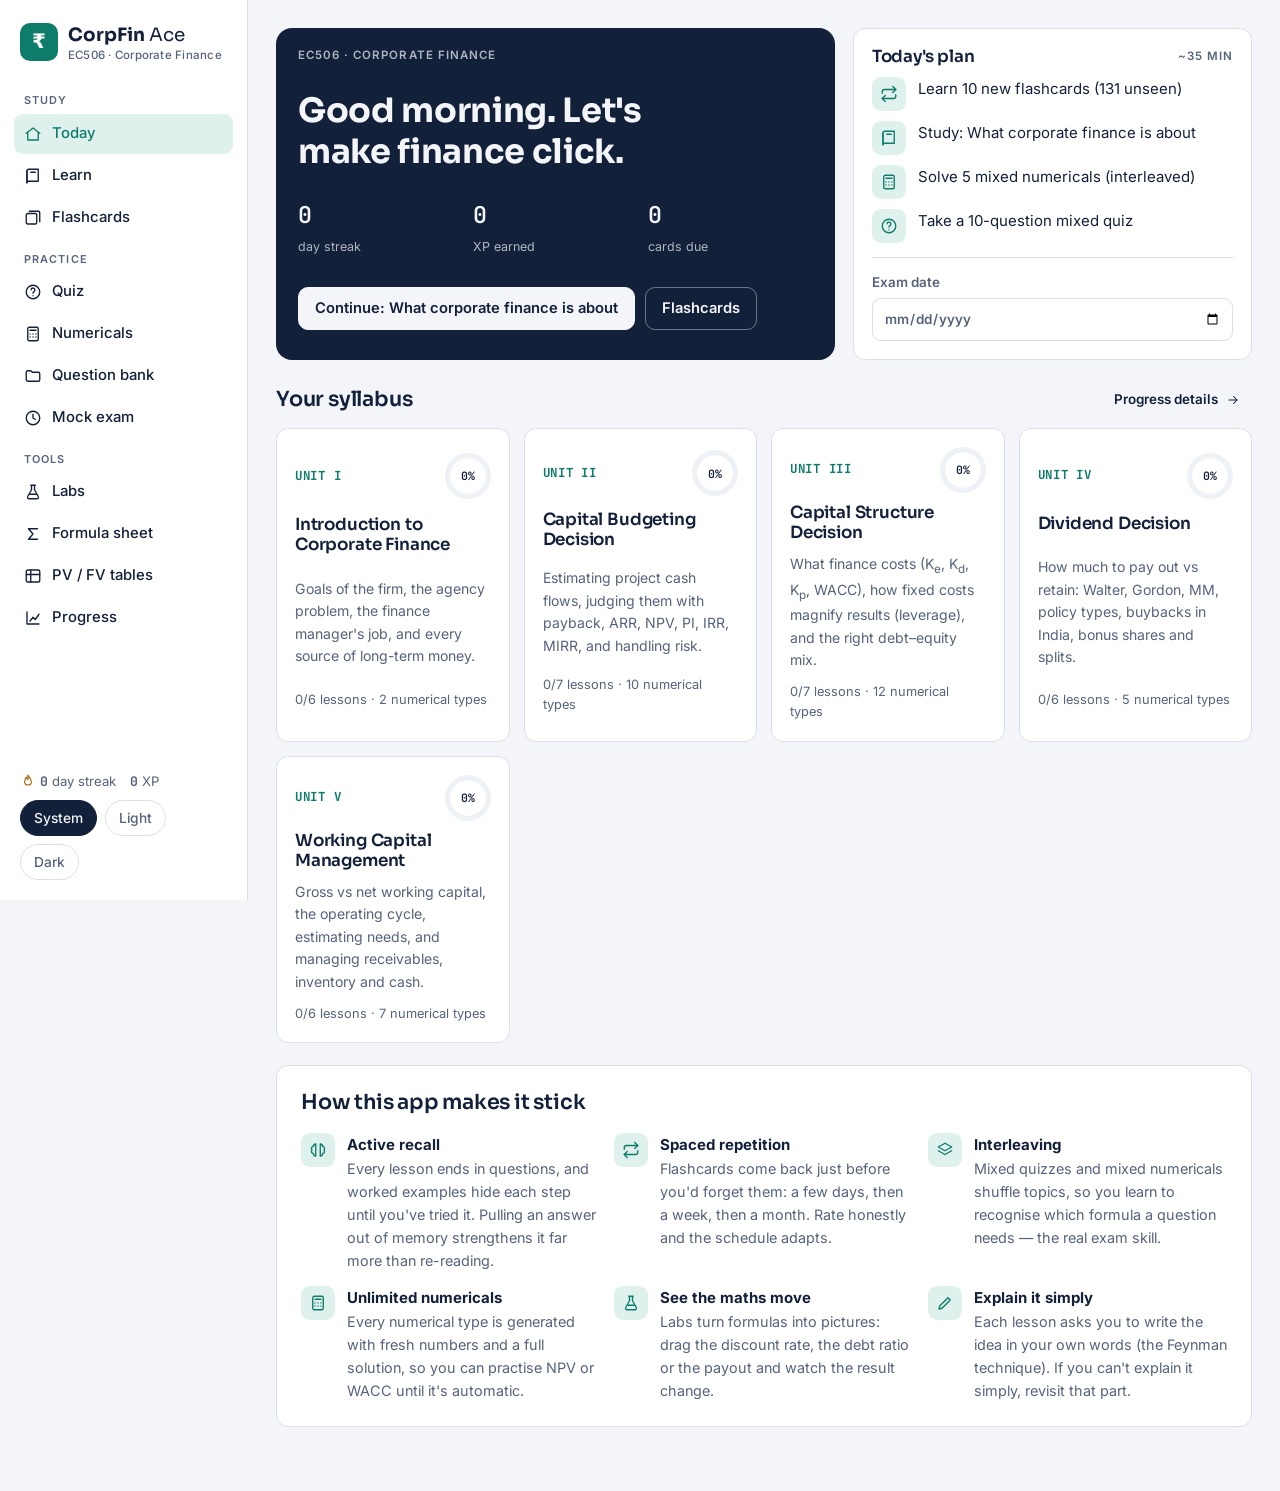
<file: corpfin/index.html>
<!doctype html>
<html lang="en">
<head>
<meta charset="utf-8">
<meta name="viewport" content="width=device-width, initial-scale=1, viewport-fit=cover">
<title>CorpFin Ace</title>
<meta name="claude:viewport-fit-sides" content="cover">
<meta name="description" content="EC506 Corporate Finance study app: lessons, flashcards, quizzes, numericals and labs.">
<meta name="theme-color" content="#0E7C6B">
<link rel="manifest" href="manifest.webmanifest">
<link rel="icon" href="icon.svg" type="image/svg+xml">
<link rel="apple-touch-icon" href="icon.svg">
<link rel="preconnect" href="https://fonts.googleapis.com">
<link rel="preconnect" href="https://fonts.gstatic.com" crossorigin>
<link rel="stylesheet" href="https://fonts.googleapis.com/css2?family=Inter:wght@400;500;600;700&family=JetBrains+Mono:wght@400;600&family=Sora:wght@500;600;700&family=STIX+Two+Text:ital,wght@0,400;0,600;1,400&display=swap">
<link rel="stylesheet" href="app.css">
</head>
<body>
<div class="shell">
  <aside class="side" aria-label="Main navigation">
    <a class="brand" href="#home"><span class="brand-mark" aria-hidden="true">₹</span><span><b>CorpFin</b> Ace<small>EC506 · Corporate Finance</small></span></a>
    <nav class="side-nav" id="sideNav"></nav>
    <div class="side-foot" id="sideFoot"></div>
  </aside>
  <main id="view" class="view" tabindex="-1"></main>
</div>
<nav class="tabbar" id="tabbar" aria-label="Sections"></nav>
<div id="toast" class="toast" role="status" aria-live="polite" hidden></div>

<script src="js/core.js"></script>
<script src="data/u1.js"></script>
<script src="data/u2.js"></script>
<script src="data/u3.js"></script>
<script src="data/u4.js"></script>
<script src="data/u5.js"></script>
<script src="data/cards.js"></script>
<script src="data/quiz.js"></script>
<script src="data/bank.js"></script>
<script src="js/gen.js"></script>
<script src="js/labs.js"></script>
<script src="js/app.js"></script>
</body>
</html>
</file>
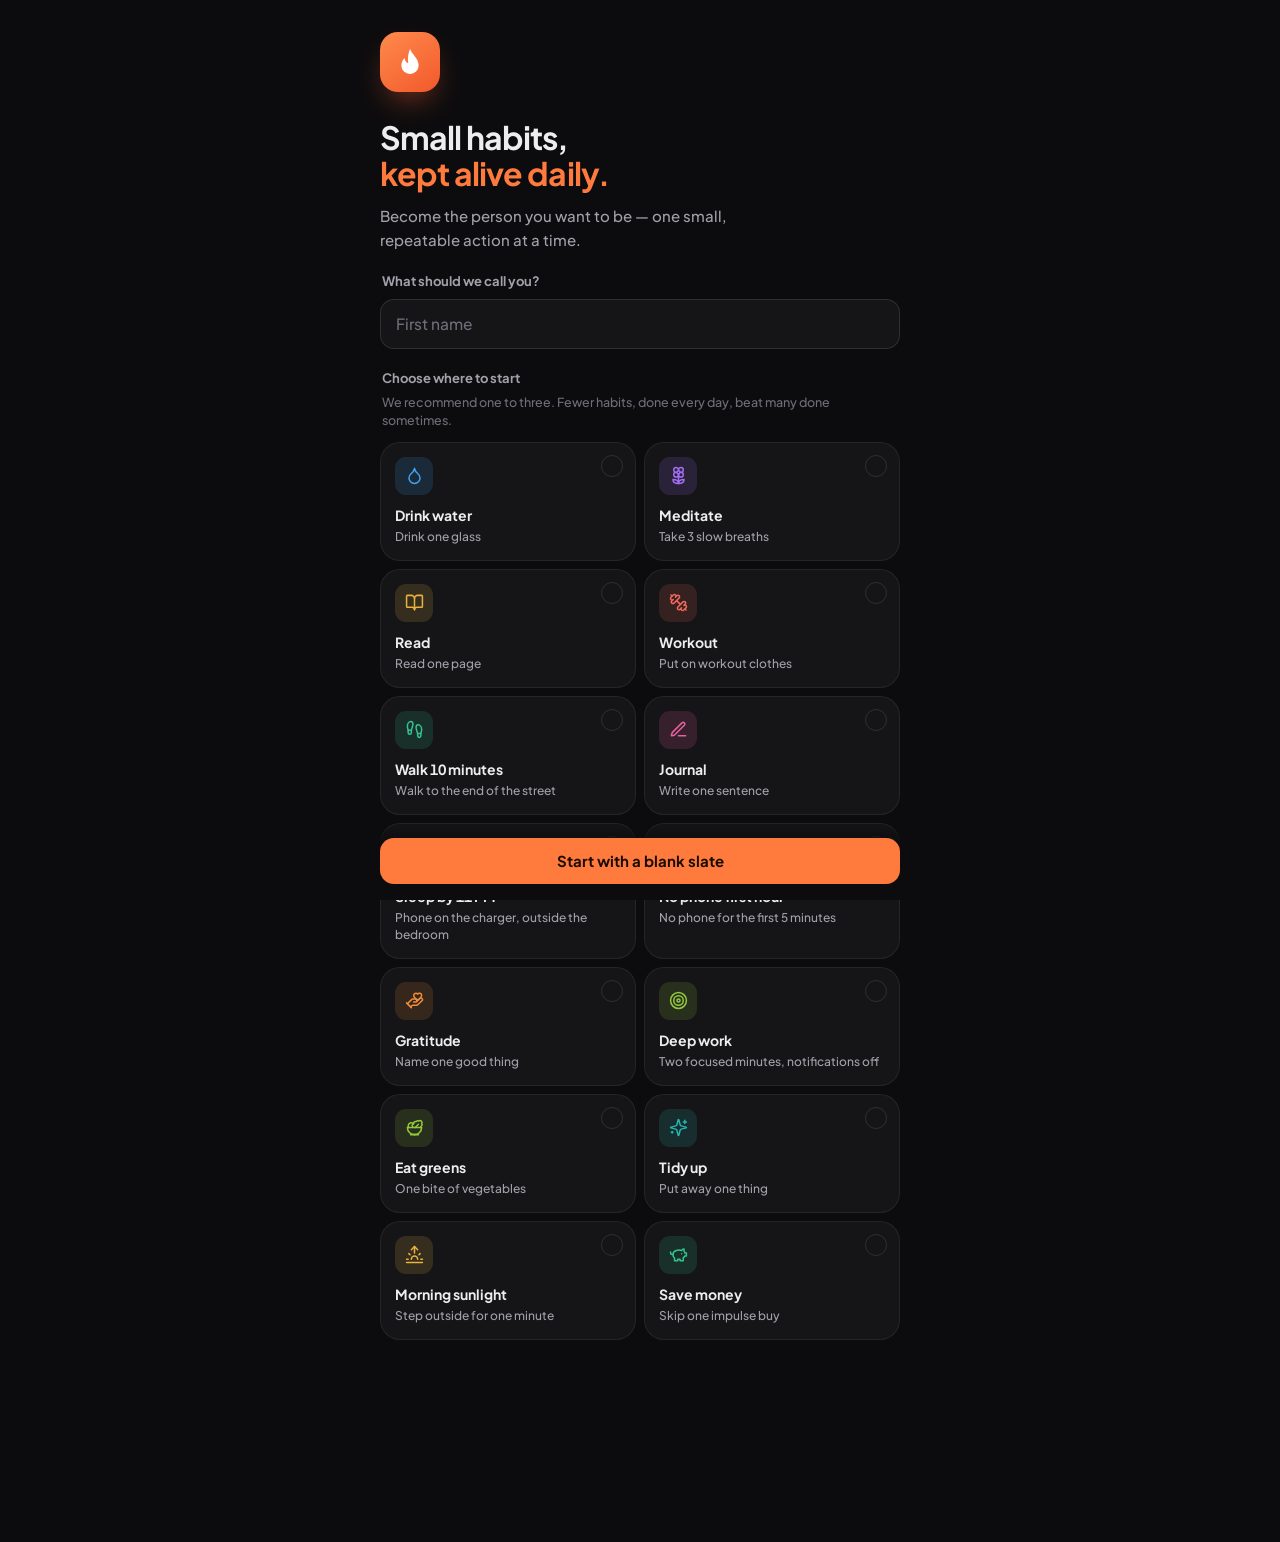
<file: ember/index.html>
<!doctype html>
<html lang="en" data-theme="dark">
<head>
  <meta charset="utf-8" />
  <meta name="viewport" content="width=device-width, initial-scale=1, viewport-fit=cover, interactive-widget=resizes-content" />
  <title>Ember — Habit Tracker</title>
  <meta name="description" content="Ember — a beautiful, science-backed habit tracker. Small habits, kept alive daily." />
  <meta name="theme-color" content="#0C0C0E" />
  <meta name="mobile-web-app-capable" content="yes" />
  <meta name="apple-mobile-web-app-capable" content="yes" />
  <meta name="apple-mobile-web-app-status-bar-style" content="black-translucent" />
  <link rel="manifest" href="manifest.webmanifest" />
  <link rel="icon" type="image/png" sizes="192x192" href="icons/icon-192.png" />
  <link rel="apple-touch-icon" href="icons/icon-192.png" />
  <link rel="stylesheet" href="app.css" />
</head>
<body>
  <div id="app">
    <main id="view" aria-live="polite"></main>
    <nav class="tabbar" id="tabbar" aria-label="Main">
      <button class="tab" data-action="tab" data-tab="today" aria-label="Today"><span class="pillbg"><svg class="i" viewBox="0 0 24 24" aria-hidden="true"><path d="M15 21v-8a1 1 0 0 0-1-1h-4a1 1 0 0 0-1 1v8" /><path d="M3 10a2 2 0 0 1 .709-1.528l7-5.999a2 2 0 0 1 2.582 0l7 5.999A2 2 0 0 1 21 10v9a2 2 0 0 1-2 2H5a2 2 0 0 1-2-2z" /></svg></span><span>Today</span></button>
      <button class="tab" data-action="tab" data-tab="progress" aria-label="Progress"><span class="pillbg"><svg class="i" viewBox="0 0 24 24" aria-hidden="true"><path d="M3 3v16a2 2 0 0 0 2 2h16" /><path d="M18 17V9" /><path d="M13 17V5" /><path d="M8 17v-3" /></svg></span><span>Progress</span></button>
      <button class="tab" data-action="tab" data-tab="habits" aria-label="Habits"><span class="pillbg"><svg class="i" viewBox="0 0 24 24" aria-hidden="true"><path d="m3 17 2 2 4-4" /><path d="m3 7 2 2 4-4" /><path d="M13 6h8" /><path d="M13 12h8" /><path d="M13 18h8" /></svg></span><span>Habits</span></button>
      <button class="tab" data-action="tab" data-tab="settings" aria-label="You"><span class="pillbg"><svg class="i" viewBox="0 0 24 24" aria-hidden="true"><circle cx="12" cy="8" r="5" /><path d="M20 21a8 8 0 0 0-16 0" /></svg></span><span>You</span></button>
    </nav>
  </div>
  <div id="sheet-root"></div>
  <div id="toast" role="status"></div>
  <canvas id="confetti" aria-hidden="true"></canvas>
  <input type="file" id="import-file" accept="application/json,.json" hidden />
  <script src="icons.js"></script>
  <script src="app.js"></script>
</body>
</html>
</file>
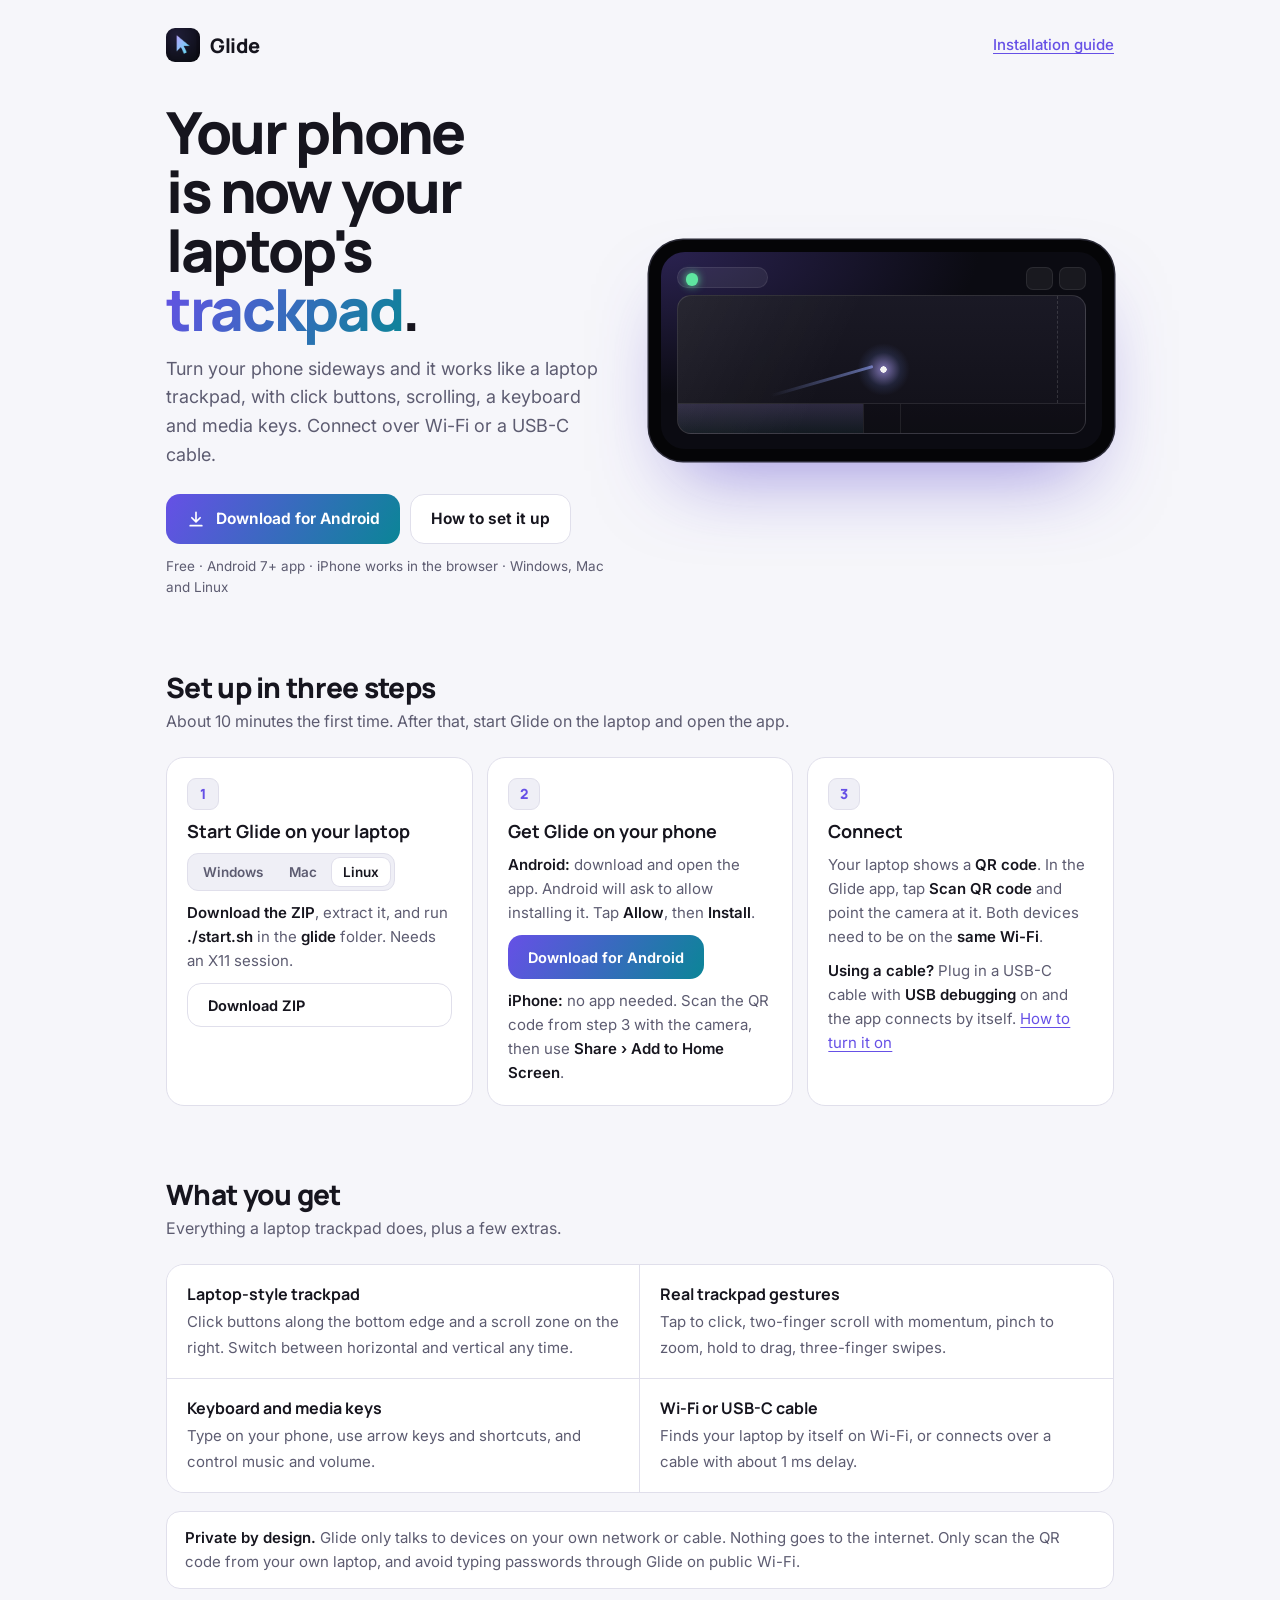
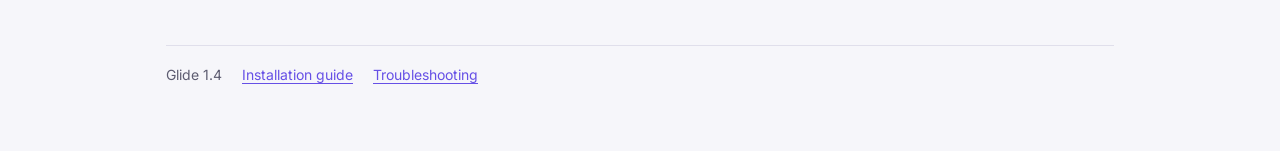
<file: glide/index.html>
<!doctype html>
<html lang="en">
<head>
<meta charset="utf-8">
<meta name="viewport" content="width=device-width, initial-scale=1, viewport-fit=cover">
<title>Glide</title>
<meta name="description" content="Use your phone as a trackpad, keyboard and remote for your laptop. Free for Android, iPhone, Windows, Mac and Linux.">
<meta name="theme-color" content="#0b0b12">
<link rel="icon" href="static/icon.svg" type="image/svg+xml">
<link rel="apple-touch-icon" href="static/icon-180.png">
<link rel="preconnect" href="https://fonts.googleapis.com">
<link rel="preconnect" href="https://fonts.gstatic.com" crossorigin>
<link rel="stylesheet" href="https://fonts.googleapis.com/css2?family=Manrope:wght@600;700;800&family=Inter:wght@400;500;600&family=JetBrains+Mono:wght@400;500&display=swap">
<style>
/* Layout: centered column; hero with a drawn phone-as-trackpad, then three setup steps, then features. */
:root {
  --bg: #0b0b12; --surface: #14141d; --surface-2: #1b1b27; --line: #272737;
  --fg: #eeedf7; --muted: #9b9ab1; --violet: #b3a4ff; --cyan: #5fd8ea; --on-accent: #0b0b14;
  --code-bg: #0f0f17;
  --display: "Manrope", "Segoe UI", system-ui, sans-serif;
  --body: "Inter", system-ui, -apple-system, "Segoe UI", Roboto, sans-serif;
  --mono: "JetBrains Mono", ui-monospace, Menlo, Consolas, monospace;
  color-scheme: dark;
}
@media (prefers-color-scheme: light) { :root {
  --bg: #f6f6fa; --surface: #ffffff; --surface-2: #efeff6; --line: #e0dfeb;
  --fg: #16151e; --muted: #5d5c71; --violet: #6650e6; --cyan: #0b8597; --on-accent: #ffffff;
  --code-bg: #f1f0f8; color-scheme: light; } }

* { box-sizing: border-box; }
html, body { margin: 0; }
body { background: var(--bg); color: var(--fg); font: 16px/1.6 var(--body); -webkit-font-smoothing: antialiased; }
.wrap { max-width: 980px; margin: 0 auto; padding-block: 28px 64px; padding-left: max(16px, env(safe-area-inset-left, 0px)); padding-right: max(16px, env(safe-area-inset-right, 0px)); }
a { color: var(--violet); text-underline-offset: 3px; }

nav { display: flex; align-items: center; justify-content: space-between; gap: 12px; margin-bottom: 40px; }
.brand { display: flex; align-items: center; gap: 10px; font: 800 20px var(--display); letter-spacing: -.02em; color: var(--fg); text-decoration: none; }
.brand img { width: 34px; height: 34px; border-radius: 9px; }
nav a.guide { font-size: 15px; font-weight: 500; }

/* hero */
.hero { display: grid; grid-template-columns: minmax(0, 1fr) minmax(0, 1.05fr); gap: 40px; align-items: center; }
@media (max-width: 820px) { .hero { grid-template-columns: minmax(0, 1fr); gap: 28px; } }
h1 { font: 800 clamp(36px, 6.2vw, 58px)/1.02 var(--display); letter-spacing: -.04em; margin: 0 0 16px; text-wrap: balance; }
h1 span { background: linear-gradient(120deg, var(--violet), var(--cyan)); -webkit-background-clip: text; background-clip: text; color: transparent; }
.lede { font-size: 18px; color: var(--muted); margin: 0 0 24px; max-width: 46ch; }
.cta { display: flex; flex-wrap: wrap; gap: 10px; }
.btn { display: inline-flex; align-items: center; gap: 10px; height: 50px; padding: 0 20px; border-radius: 14px; font: 650 15.5px var(--body); text-decoration: none; }
.btn svg { width: 20px; height: 20px; flex: none; }
.btn.primary { background: linear-gradient(120deg, var(--violet), var(--cyan)); color: var(--on-accent); }
.btn.secondary { background: var(--surface); color: var(--fg); border: 1px solid var(--line); }
.btn:focus-visible { outline: 2px solid var(--violet); outline-offset: 3px; }
.small { font-size: 13.5px; color: var(--muted); margin: 12px 0 0; }

/* drawn device: a phone on its side, showing the laptop-style trackpad */
.device { position: relative; aspect-ratio: 2.1 / 1; max-width: 100%; border-radius: 34px; padding: 12px; background: #050507; box-shadow: 0 0 0 1.5px #2a2a36, 0 40px 80px -30px rgba(80, 60, 200, .55); }
.screen { position: absolute; inset: 12px; border-radius: 24px; overflow: hidden; background: radial-gradient(120% 120% at 0% 0%, #2a2250, #0b0b12 60%); display: grid; grid-template-rows: 13% minmax(0, 1fr); gap: 4%; padding: 3.2% 3.4%; }
.bar { display: flex; align-items: center; justify-content: space-between; }
.bar i { display: block; height: 100%; aspect-ratio: 4.2; border-radius: 99px; background: rgba(255, 255, 255, .07); border: 1px solid rgba(255, 255, 255, .08); }
.bar i::before { content: ""; display: block; width: 14%; aspect-ratio: 1; margin: 6% 0 0 9%; border-radius: 50%; background: #5ee6a0; box-shadow: 0 0 8px #5ee6a0; }
.bar b { display: flex; gap: 6px; height: 100%; }
.bar b::before, .bar b::after { content: ""; height: 100%; aspect-ratio: 1.15; border-radius: 7px; background: rgba(255, 255, 255, .06); border: 1px solid rgba(255, 255, 255, .08); }
.deck { border-radius: 14px; border: 1px solid rgba(255, 255, 255, .13); background: linear-gradient(115deg, rgba(255, 255, 255, .06), transparent 40%), linear-gradient(180deg, #1a1925, #111018); display: grid; grid-template-rows: minmax(0, 1fr) 22%; overflow: hidden; position: relative; }
.pad { display: grid; grid-template-columns: minmax(0, 1fr) 7%; }
.pad span:last-child { border-left: 1px dashed rgba(255, 255, 255, .14); }
.btns { display: grid; grid-template-columns: 1fr 9% 1fr; border-top: 1px solid rgba(255, 255, 255, .1); background: rgba(0, 0, 0, .15); }
.btns span + span { border-left: 1px solid rgba(255, 255, 255, .08); }
.btns span:first-child { background: linear-gradient(180deg, rgba(179, 164, 255, .18), rgba(95, 216, 234, .06)); }
.touch { position: absolute; left: 44%; top: 34%; width: 13%; aspect-ratio: 1; border-radius: 50%; background: radial-gradient(circle, rgba(255, 255, 255, .95) 0 8%, rgba(179, 164, 255, .55) 9%, rgba(120, 150, 255, .12) 45%, transparent 70%); }
.trail { position: absolute; left: 22%; top: 50%; width: 26%; height: 3px; border-radius: 3px; transform: rotate(-16deg); transform-origin: right; background: linear-gradient(90deg, transparent, rgba(150, 170, 255, .6)); }
@media (prefers-reduced-motion: no-preference) {
  .touch { animation: glide 4.5s ease-in-out infinite; }
  .trail { animation: fade 4.5s ease-in-out infinite; }
}
@keyframes glide { 0%, 100% { left: 30%; top: 46%; } 50% { left: 58%; top: 26%; } }
@keyframes fade { 0%, 100% { opacity: .2; } 30%, 60% { opacity: 1; } }

/* steps: a real sequence */
section { margin-top: 72px; }
h2 { font: 800 28px/1.15 var(--display); letter-spacing: -.025em; margin: 0 0 6px; text-wrap: balance; }
.sub { color: var(--muted); margin: 0 0 22px; }
.steps { list-style: none; padding: 0; margin: 0; display: grid; grid-template-columns: repeat(3, minmax(0, 1fr)); gap: 14px; counter-reset: s; }
@media (max-width: 820px) { .steps { grid-template-columns: minmax(0, 1fr); } }
.steps > li { counter-increment: s; background: var(--surface); border: 1px solid var(--line); border-radius: 18px; padding: 20px; min-width: 0; display: flex; flex-direction: column; gap: 10px; }
.steps > li::before { content: counter(s); width: 30px; height: 30px; border-radius: 9px; display: grid; place-items: center; font: 800 14px var(--display); color: var(--violet); background: var(--surface-2); border: 1px solid var(--line); }
.steps h3 { font: 700 18px/1.3 var(--display); margin: 0; }
.steps p { margin: 0; font-size: 15px; color: var(--muted); }
.steps p strong { color: var(--fg); font-weight: 600; }
.steps .btn { align-self: flex-start; height: 44px; font-size: 14.5px; }
.tabs { display: flex; gap: 4px; padding: 4px; border-radius: 11px; background: var(--surface-2); border: 1px solid var(--line); align-self: flex-start; }
.tabs button { font: 600 13.5px var(--body); color: var(--muted); background: none; border: 0; padding: 6px 11px; border-radius: 8px; cursor: pointer; }
.tabs button[aria-selected="true"] { background: var(--surface); color: var(--fg); box-shadow: 0 0 0 1px var(--line); }
.tabs button:focus-visible { outline: 2px solid var(--violet); outline-offset: 1px; }
.os[hidden] { display: none; }
.os { display: grid; gap: 10px; }
.cmd { position: relative; }
.cmd pre { margin: 0; padding: 11px 12px; border-radius: 11px; background: var(--code-bg); border: 1px solid var(--line); font: 12.5px/1.55 var(--mono); white-space: pre-wrap; word-break: break-all; color: var(--fg); }
.copy { font: 600 13px var(--body); color: var(--fg); background: var(--surface-2); border: 1px solid var(--line); border-radius: 9px; padding: 7px 12px; cursor: pointer; align-self: flex-start; }
.copy:focus-visible { outline: 2px solid var(--violet); outline-offset: 2px; }

/* features */
.features { display: grid; grid-template-columns: repeat(2, minmax(0, 1fr)); gap: 0; border: 1px solid var(--line); border-radius: 18px; overflow: hidden; }
@media (max-width: 620px) { .features { grid-template-columns: minmax(0, 1fr); } }
.features div { padding: 18px 20px; background: var(--surface); }
.features div:nth-child(odd) { border-right: 1px solid var(--line); }
.features div:nth-child(n+3) { border-top: 1px solid var(--line); }
@media (max-width: 620px) { .features div { border-right: 0 !important; } .features div + div { border-top: 1px solid var(--line); } }
.features b { display: block; font: 700 16px var(--display); margin-bottom: 4px; }
.features span { color: var(--muted); font-size: 15px; }

.safety { margin-top: 18px; padding: 14px 18px; border-radius: 14px; background: var(--surface); border: 1px solid var(--line); font-size: 15px; color: var(--muted); }
.safety b { color: var(--fg); font-weight: 600; }
footer { margin-top: 56px; padding-top: 18px; border-top: 1px solid var(--line); color: var(--muted); font-size: 14px; display: flex; flex-wrap: wrap; gap: 8px 20px; }
</style>
</head>
<body>
<div class="wrap">
  <nav>
    <a class="brand" href="./"><img src="static/icon-180.png" alt="">Glide</a>
    <a class="guide" href="guide.html">Installation guide</a>
  </nav>

  <header class="hero">
    <div>
      <h1>Your phone is now your laptop's <span>trackpad</span>.</h1>
      <p class="lede">Turn your phone sideways and it works like a laptop trackpad, with click buttons, scrolling, a keyboard and media keys. Connect over Wi-Fi or a USB-C cable.</p>
      <div class="cta">
        <a class="btn primary" href="Glide.apk" download>
          <svg viewBox="0 0 24 24" fill="none" stroke="currentColor" stroke-width="2" stroke-linecap="round" stroke-linejoin="round" aria-hidden="true"><path d="M12 4v11M7 10.5l5 5 5-5M5 20h14"/></svg>
          Download for Android
        </a>
        <a class="btn secondary" href="#setup">How to set it up</a>
      </div>
      <p class="small">Free · Android 7+ app · iPhone works in the browser · Windows, Mac and Linux</p>
    </div>
    <div class="device" role="img" aria-label="A phone held sideways showing Glide's trackpad, with left and right click buttons along the bottom edge">
      <div class="screen">
        <div class="bar"><i></i><b></b></div>
        <div class="deck">
          <div class="pad"><span></span><span></span></div>
          <div class="btns"><span></span><span></span><span></span></div>
          <div class="trail"></div><div class="touch"></div>
        </div>
      </div>
    </div>
  </header>

  <section id="setup">
    <h2>Set up in three steps</h2>
    <p class="sub">About 10 minutes the first time. After that, start Glide on the laptop and open the app.</p>
    <ol class="steps">
      <li>
        <h3>Start Glide on your laptop</h3>
        <div class="tabs" role="tablist" aria-label="Laptop system">
          <button role="tab" aria-selected="true" data-os="win">Windows</button>
          <button role="tab" aria-selected="false" data-os="mac">Mac</button>
          <button role="tab" aria-selected="false" data-os="linux">Linux</button>
        </div>
        <div class="os" data-panel="win">
          <p>Press the <strong>Windows key</strong>, type <strong>PowerShell</strong>, press Enter. Paste this line (right-click) and press Enter:</p>
          <div class="cmd"><pre id="winCmd">irm https://raw.githubusercontent.com/venkateshwaryamki-bot/venkateshwaryamki-bot.github.io/main/glide/install.ps1 | iex</pre></div>
          <button class="copy" type="button" data-copy="winCmd">Copy command</button>
          <p>It installs everything and puts a <strong>Glide</strong> icon on your desktop for next time.</p>
        </div>
        <div class="os" data-panel="mac" hidden>
          <p><strong>Download the ZIP</strong>, double-click it, open the <strong>glide</strong> folder, then right-click <strong>start.command → Open</strong>.</p>
          <a class="btn secondary" href="https://github.com/venkateshwaryamki-bot/venkateshwaryamki-bot.github.io/archive/refs/heads/main.zip">Download ZIP</a>
          <p>Then allow Terminal in <strong>System Settings › Privacy &amp; Security › Accessibility</strong>.</p>
        </div>
        <div class="os" data-panel="linux" hidden>
          <p><strong>Download the ZIP</strong>, extract it, and run <strong>./start.sh</strong> in the <strong>glide</strong> folder. Needs an X11 session.</p>
          <a class="btn secondary" href="https://github.com/venkateshwaryamki-bot/venkateshwaryamki-bot.github.io/archive/refs/heads/main.zip">Download ZIP</a>
        </div>
      </li>
      <li>
        <h3>Get Glide on your phone</h3>
        <p><strong>Android:</strong> download and open the app. Android will ask to allow installing it. Tap <strong>Allow</strong>, then <strong>Install</strong>.</p>
        <a class="btn primary" href="Glide.apk" download>Download for Android</a>
        <p><strong>iPhone:</strong> no app needed. Scan the QR code from step 3 with the camera, then use <strong>Share › Add to Home Screen</strong>.</p>
      </li>
      <li>
        <h3>Connect</h3>
        <p>Your laptop shows a <strong>QR code</strong>. In the Glide app, tap <strong>Scan QR code</strong> and point the camera at it. Both devices need to be on the <strong>same Wi-Fi</strong>.</p>
        <p><strong>Using a cable?</strong> Plug in a USB-C cable with <strong>USB debugging</strong> on and the app connects by itself. <a href="guide.html#cable">How to turn it on</a></p>
      </li>
    </ol>
  </section>

  <section>
    <h2>What you get</h2>
    <p class="sub">Everything a laptop trackpad does, plus a few extras.</p>
    <div class="features">
      <div><b>Laptop-style trackpad</b><span>Click buttons along the bottom edge and a scroll zone on the right. Switch between horizontal and vertical any time.</span></div>
      <div><b>Real trackpad gestures</b><span>Tap to click, two-finger scroll with momentum, pinch to zoom, hold to drag, three-finger swipes.</span></div>
      <div><b>Keyboard and media keys</b><span>Type on your phone, use arrow keys and shortcuts, and control music and volume.</span></div>
      <div><b>Wi-Fi or USB-C cable</b><span>Finds your laptop by itself on Wi-Fi, or connects over a cable with about 1 ms delay.</span></div>
    </div>
    <p class="safety"><b>Private by design.</b> Glide only talks to devices on your own network or cable. Nothing goes to the internet. Only scan the QR code from your own laptop, and avoid typing passwords through Glide on public Wi-Fi.</p>
  </section>

  <footer>
    <span>Glide 1.4</span>
    <a href="guide.html">Installation guide</a>
    <a href="guide.html#fix">Troubleshooting</a>
  </footer>
</div>
<script>
(() => {
  const tabs = [...document.querySelectorAll(".tabs button")];
  const show = (os) => {
    for (const t of tabs) t.setAttribute("aria-selected", String(t.dataset.os === os));
    for (const p of document.querySelectorAll("[data-panel]")) p.hidden = p.dataset.panel !== os;
  };
  tabs.forEach((t) => t.addEventListener("click", () => show(t.dataset.os)));
  const ua = navigator.userAgent;
  if (/Macintosh/.test(ua) && !/iPhone|iPad/.test(ua)) show("mac");
  else if (/Linux/.test(ua) && !/Android/.test(ua)) show("linux");

  for (const b of document.querySelectorAll("[data-copy]")) {
    b.addEventListener("click", () => {
      const pre = document.getElementById(b.dataset.copy);
      const done = () => { b.textContent = "Copied"; setTimeout(() => (b.textContent = "Copy command"), 1600); };
      const select = () => { const r = document.createRange(); r.selectNodeContents(pre); const s = getSelection(); s.removeAllRanges(); s.addRange(r); b.textContent = "Selected — press Ctrl+C"; };
      try { navigator.clipboard.writeText(pre.textContent).then(done, select); } catch (e) { select(); }
    });
  }
})();
</script>
</body>
</html>
</file>
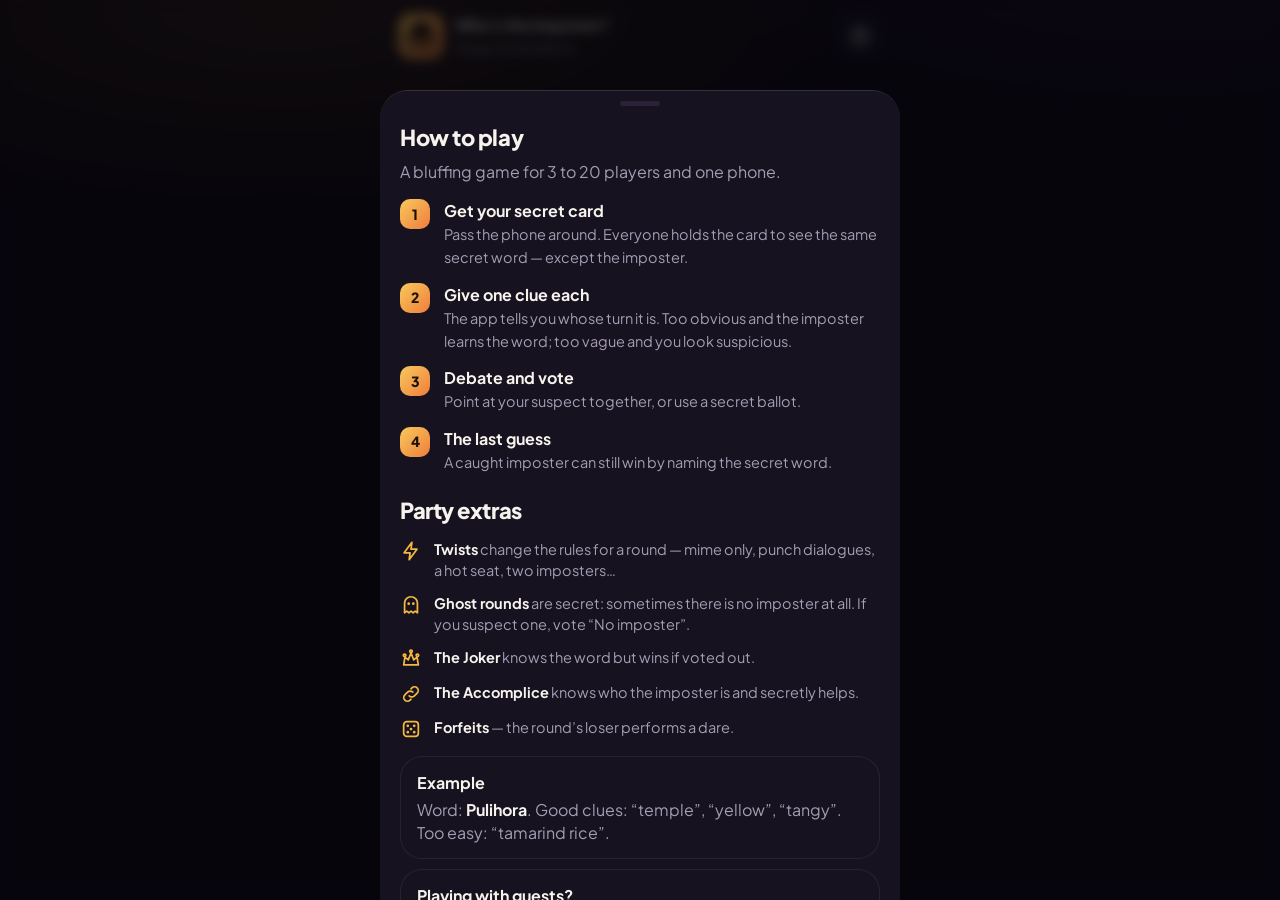
<file: imposter/index.html>
<!doctype html>
<html lang="en">
<head>
  <meta charset="utf-8" />
  <meta name="viewport" content="width=device-width, initial-scale=1, viewport-fit=cover, user-scalable=no" />
  <meta name="theme-color" content="#0d0a14" />
  <title>Who's the Imposter?</title>
  <link rel="icon" href="icon-192.png" />
  <link rel="stylesheet" href="app.css" />
</head>
<body>
  <div id="app"></div>
  <div id="modal" class="modal hidden"><div class="sheet" id="sheet"></div></div>
  <div id="toast" class="toast"></div>
  <canvas id="confetti"></canvas>
  <script src="words.js"></script>
  <script src="app.js"></script>
</body>
</html>
</file>
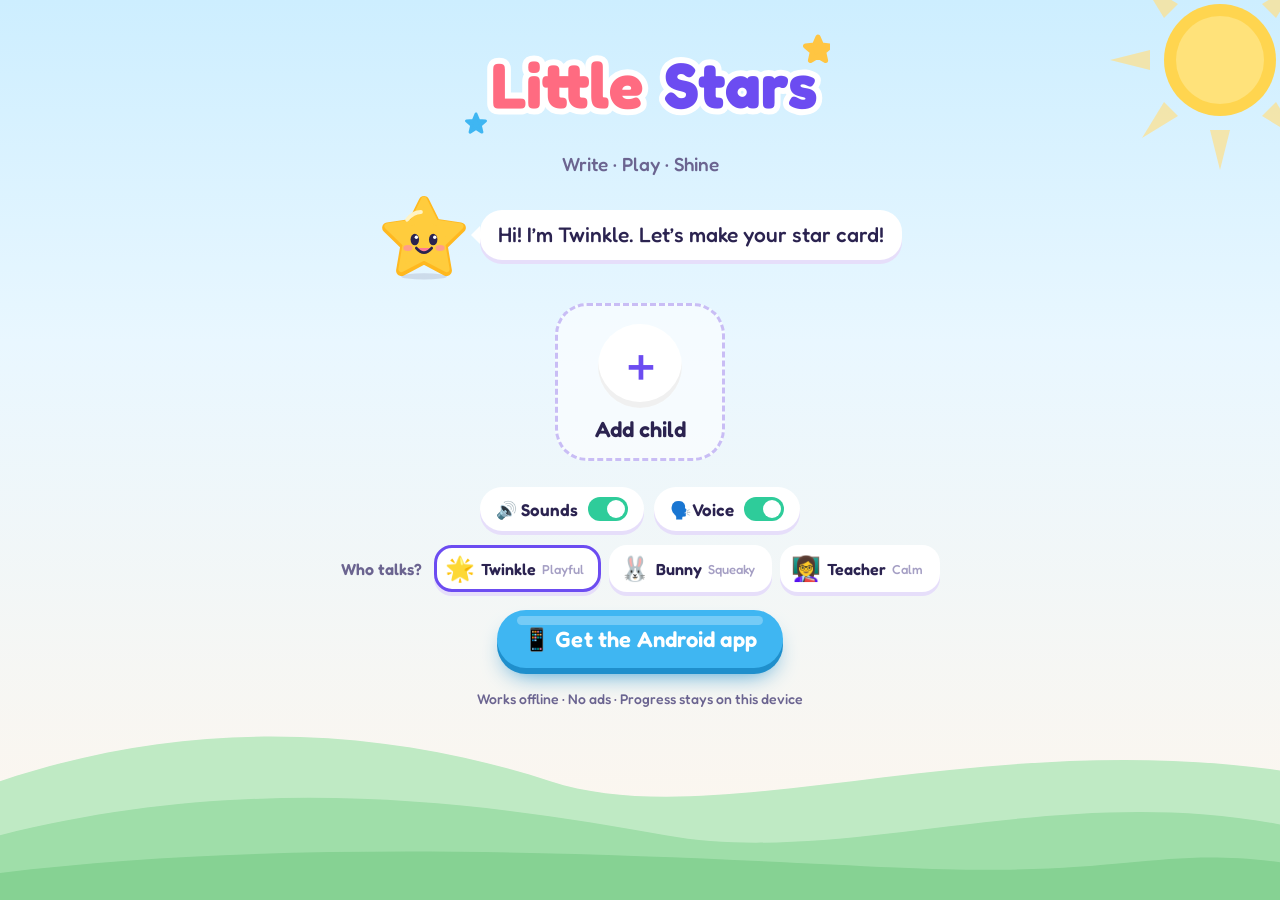
<file: littlestars/index.html>
<!doctype html>
<html lang="en">
<head>
  <meta charset="utf-8" />
  <meta name="viewport" content="width=device-width, initial-scale=1, maximum-scale=1, user-scalable=no, viewport-fit=cover" />
  <title>Little Stars — Trace, Play &amp; Learn</title>
  <meta name="description" content="Little Stars: a playful app for nursery and LKG kids to learn to write ABC and 123 the right way, play learning games and earn stars." />
  <meta name="theme-color" content="#cdeeff" />
  <meta name="mobile-web-app-capable" content="yes" />
  <meta name="apple-mobile-web-app-capable" content="yes" />
  <meta name="apple-mobile-web-app-title" content="Little Stars" />
  <link rel="manifest" href="manifest.webmanifest" />
  <link rel="icon" type="image/png" sizes="192x192" href="icons/icon-192.png" />
  <link rel="apple-touch-icon" href="icons/icon-192.png" />
  <link rel="preload" href="fonts/andika-700.woff2" as="font" type="font/woff2" crossorigin />
  <link rel="preload" href="fonts/baloo2-800.woff2" as="font" type="font/woff2" crossorigin />
  <link rel="preload" href="fonts/fredoka.woff2" as="font" type="font/woff2" crossorigin />
  <link rel="stylesheet" href="app.css" />
</head>
<body>
  <div class="scene" aria-hidden="true">
    <svg class="sun" viewBox="0 0 240 240">
      <g class="rays" fill="#ffe08a" opacity=".7">
        <path d="M120 10 l10 40 h-20z" /><path d="M120 230 l10 -40 h-20z" /><path d="M10 120 l40 10 v-20z" /><path d="M230 120 l-40 10 v-20z" />
        <path d="M42 42 l36 22 -14 14z" /><path d="M198 198 l-36 -22 14 -14z" /><path d="M198 42 l-22 36 -14 -14z" /><path d="M42 198 l22 -36 14 14z" />
      </g>
      <circle cx="120" cy="120" r="56" fill="#ffd54f" /><circle cx="120" cy="120" r="44" fill="#ffe27a" />
    </svg>
    <svg class="cloud" viewBox="0 0 200 90"><path fill="#fff" d="M40 80 a30 30 0 0 1 4-59 a38 38 0 0 1 72-6 a28 28 0 0 1 44 18 a24 24 0 0 1 0 47z" /></svg>
    <svg class="cloud c1" viewBox="0 0 200 90"><path fill="#fff" d="M40 80 a30 30 0 0 1 4-59 a38 38 0 0 1 72-6 a28 28 0 0 1 44 18 a24 24 0 0 1 0 47z" /></svg>
    <svg class="cloud c2" viewBox="0 0 200 90"><path fill="#fff" d="M40 80 a30 30 0 0 1 4-59 a38 38 0 0 1 72-6 a28 28 0 0 1 44 18 a24 24 0 0 1 0 47z" /></svg>
    <svg class="cloud c3" viewBox="0 0 200 90"><path fill="#fff" d="M40 80 a30 30 0 0 1 4-59 a38 38 0 0 1 72-6 a28 28 0 0 1 44 18 a24 24 0 0 1 0 47z" /></svg>
    <svg class="hills" viewBox="0 0 1000 200" preserveAspectRatio="none">
      <path fill="#bfeac4" d="M0 90 C150 30 300 40 430 90 S760 40 1000 80 V200 H0z" />
      <path fill="#9fdea9" d="M0 140 C200 80 380 110 520 140 S820 90 1000 130 V200 H0z" />
      <path fill="#86d293" d="M0 175 C240 140 520 160 700 170 S900 150 1000 165 V200 H0z" />
    </svg>
  </div>
  <main id="app"></main>
  <div id="popup-root"></div>
  <canvas id="confetti" aria-hidden="true"></canvas>
  <script src="glyphs.js"></script>
  <script src="app.js"></script>
</body>
</html>
</file>
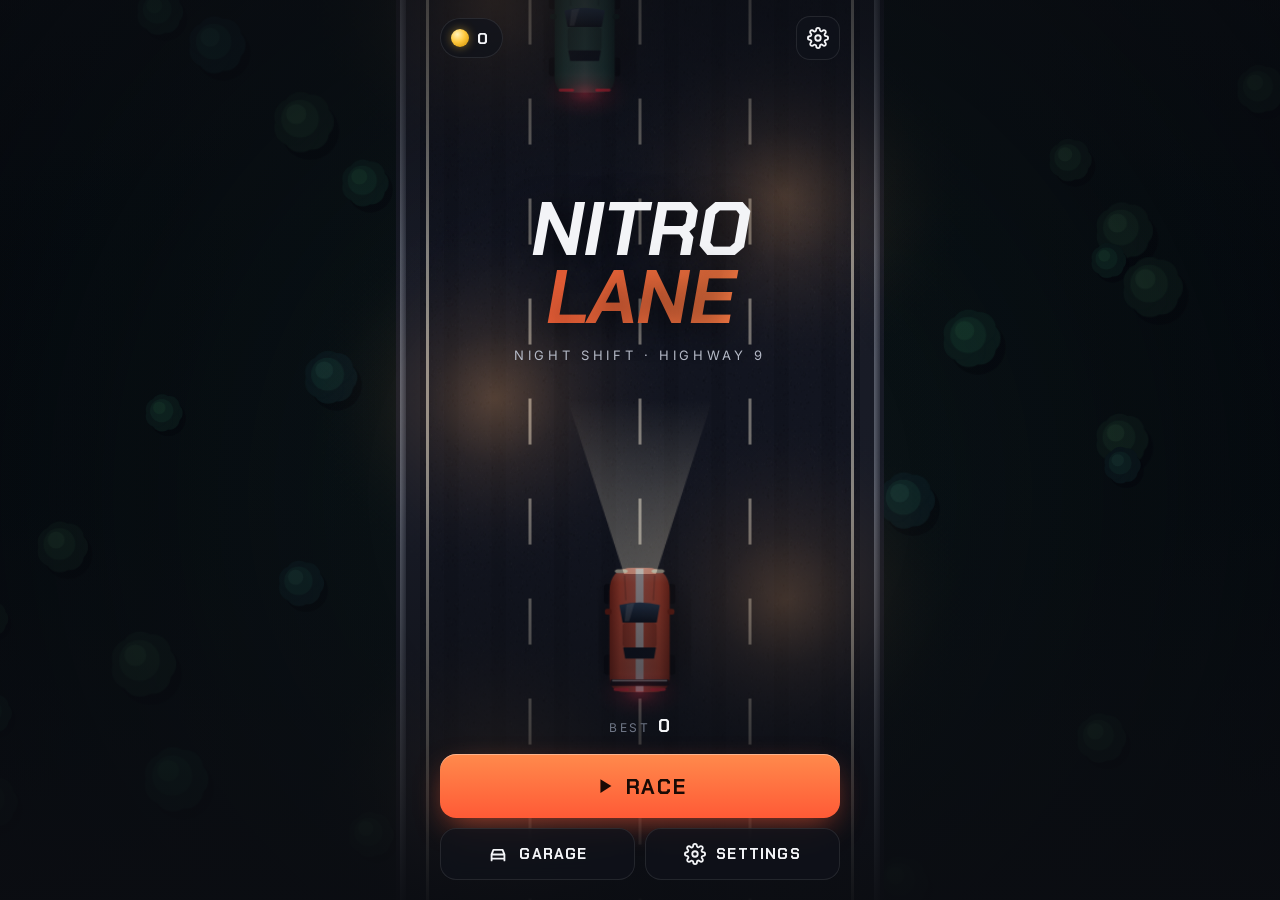
<file: racer/index.html>
<!doctype html>
<html lang="en">
<head>
<meta charset="utf-8" />
<meta name="viewport" content="width=device-width, initial-scale=1, maximum-scale=1, user-scalable=no, viewport-fit=cover" />
<meta name="theme-color" content="#0b0d12" />
<meta name="mobile-web-app-capable" content="yes" />
<meta name="apple-mobile-web-app-capable" content="yes" />
<meta name="apple-mobile-web-app-status-bar-style" content="black-translucent" />
<title>Nitro Lane</title>
<link rel="manifest" href="manifest.webmanifest" />
<link rel="icon" href="icon.svg" type="image/svg+xml" />
<link rel="apple-touch-icon" href="icon.svg" />
<style>
  @font-face { font-family: "Chakra Petch"; font-weight: 700; font-style: normal; font-display: swap; src: url(fonts/chakra-700.woff2) format("woff2"); }
  @font-face { font-family: "Chakra Petch"; font-weight: 700; font-style: italic; font-display: swap; src: url(fonts/chakra-700i.woff2) format("woff2"); }
  @font-face { font-family: "Inter"; font-weight: 400 800; font-display: swap; src: url(fonts/inter.woff2) format("woff2"); }

  :root {
    --bg: #0b0d12;
    --ink: #f3f4f7;
    --ink-2: #b4b9c6;
    --ink-3: #6f7686;
    --line: rgba(255, 255, 255, 0.09);
    --glass: rgba(16, 19, 27, 0.72);
    --glass-2: rgba(255, 255, 255, 0.05);
    --accent: #ff5a36;
    --accent-2: #ff8a4c;
    --accent-ink: #1a0a05;
    --nitro: #39d5ff;
    --gold: #ffc83d;
    --radius: 18px;
    --display: "Chakra Petch", "Inter", system-ui, sans-serif;
    --body: "Inter", system-ui, -apple-system, "Segoe UI", Roboto, sans-serif;
    --safe-t: env(safe-area-inset-top, 0px);
    --safe-b: env(safe-area-inset-bottom, 0px);
  }
  * { box-sizing: border-box; -webkit-tap-highlight-color: transparent; }
  [hidden] { display: none !important; }
  html, body {
    margin: 0; height: 100%; overflow: hidden; background: var(--bg); color: var(--ink);
    font-family: var(--body); -webkit-font-smoothing: antialiased;
    touch-action: none; user-select: none; -webkit-user-select: none; overscroll-behavior: none;
  }
  button { font: inherit; color: inherit; }
  svg.i { width: 22px; height: 22px; fill: none; stroke: currentColor; stroke-width: 2; stroke-linecap: round; stroke-linejoin: round; flex: none; }
  canvas#c { position: fixed; inset: 0; width: 100%; height: 100%; display: block; }

  /* ---------- shared ---------- */
  .screen {
    position: fixed; inset: 0; display: flex; flex-direction: column;
    padding: calc(var(--safe-t) + 16px) 16px calc(var(--safe-b) + 20px);
    animation: fadeIn .28s ease both;
  }
  .scrim { background: linear-gradient(180deg, rgba(11,13,18,.55) 0%, rgba(11,13,18,.1) 28%, rgba(11,13,18,.15) 55%, rgba(11,13,18,.94) 100%); }
  .scrim-solid { background: rgba(8, 10, 14, 0.8); backdrop-filter: blur(6px); -webkit-backdrop-filter: blur(6px); }
  @keyframes fadeIn { from { opacity: 0; } to { opacity: 1; } }
  @keyframes rise { from { opacity: 0; transform: translateY(16px); } to { opacity: 1; transform: none; } }
  .rise { animation: rise .42s cubic-bezier(.2,.8,.2,1) both; }
  .rise.d1 { animation-delay: .05s; } .rise.d2 { animation-delay: .1s; } .rise.d3 { animation-delay: .15s; } .rise.d4 { animation-delay: .2s; }
  .col { width: min(400px, 100%); margin: 0 auto; display: flex; flex-direction: column; }
  .grow { flex: 1; }

  .topbar { display: flex; align-items: center; justify-content: space-between; gap: 10px; width: min(400px, 100%); margin: 0 auto; }
  .pill {
    display: inline-flex; align-items: center; gap: 8px; height: 40px; padding: 0 14px 0 10px; border-radius: 999px;
    background: var(--glass); border: 1px solid var(--line); font-family: var(--display); font-weight: 700; font-size: 16px;
    backdrop-filter: blur(10px); -webkit-backdrop-filter: blur(10px); font-variant-numeric: tabular-nums;
  }
  .coin-dot { width: 18px; height: 18px; border-radius: 50%; background: radial-gradient(circle at 35% 30%, #fff1b8, var(--gold) 45%, #c98a00); box-shadow: 0 0 10px rgba(255,200,61,.45); flex: none; display: inline-block; }
  .icon-btn {
    width: 44px; height: 44px; border-radius: 14px; border: 1px solid var(--line); background: var(--glass); cursor: pointer; padding: 0;
    display: grid; place-items: center; backdrop-filter: blur(10px); -webkit-backdrop-filter: blur(10px); transition: transform .12s;
  }
  .icon-btn:active { transform: scale(.94); }

  .btn {
    height: 58px; border-radius: 16px; border: 1px solid var(--line); cursor: pointer; display: flex; align-items: center; justify-content: center; gap: 10px;
    font-family: var(--display); font-weight: 700; font-size: 18px; letter-spacing: .08em; text-transform: uppercase;
    background: var(--glass); backdrop-filter: blur(10px); -webkit-backdrop-filter: blur(10px); transition: transform .12s, opacity .2s;
  }
  .btn:active { transform: scale(.97); }
  .btn.primary {
    border: 0; color: var(--accent-ink); height: 64px; font-size: 21px;
    background: linear-gradient(180deg, var(--accent-2), var(--accent));
    box-shadow: 0 10px 30px -8px rgba(255, 90, 54, .65), inset 0 1px 0 rgba(255,255,255,.35);
  }
  .btn.primary svg.i { stroke-width: 2.6; }
  .btn[disabled] { opacity: .5; pointer-events: none; }
  #carAction:not(.primary)[disabled] { opacity: 1; height: 64px; color: var(--ink-2); }
  #carAction:not(.primary) svg.i { color: #5ee38a; }
  .row { display: flex; gap: 10px; }
  .row > * { flex: 1; }

  .eyebrow { font-family: var(--display); font-weight: 700; letter-spacing: .32em; font-size: 12px; color: var(--ink-3); text-transform: uppercase; }
  .title { font-family: var(--display); font-weight: 700; font-style: italic; letter-spacing: -.01em; line-height: .9; margin: 0; }

  /* ---------- home ---------- */
  .logo { font-size: clamp(56px, 17vw, 76px); text-align: center; text-shadow: 0 6px 30px rgba(0,0,0,.6); }
  .logo .a { display: block; color: var(--ink); }
  .logo .b { display: block; background: linear-gradient(90deg, var(--accent), var(--accent-2)); -webkit-background-clip: text; background-clip: text; color: transparent; }
  .tagline { text-align: center; color: var(--ink-2); font-size: 13px; margin: 16px 0 0; letter-spacing: .28em; text-transform: uppercase; }
  .best-line { display: flex; justify-content: center; gap: 8px; align-items: baseline; margin: 0 0 16px; color: var(--ink-3); font-size: 12px; letter-spacing: .2em; }
  .best-line b { font-family: var(--display); color: var(--ink); font-size: 18px; letter-spacing: .04em; }
  .home-nav { margin-top: 10px; }
  .home-nav .btn { height: 52px; font-size: 15px; }

  /* ---------- garage ---------- */
  .head { display: flex; align-items: center; gap: 12px; width: min(400px, 100%); margin: 0 auto; }
  .head h2 { font-family: var(--display); font-weight: 700; font-size: 20px; letter-spacing: .16em; text-transform: uppercase; margin: 0; flex: 1; }
  .showcase { position: relative; flex: 1; display: grid; place-items: center; min-height: 0; }
  .showcase canvas { height: min(42vh, 300px); width: auto; aspect-ratio: 200 / 320; filter: drop-shadow(0 30px 40px rgba(0,0,0,.6)); animation: float 3.4s ease-in-out infinite; }
  @keyframes float { 50% { transform: translateY(-8px); } }
  .plinth { position: absolute; bottom: 6%; width: 70%; height: 40px; border-radius: 50%; background: radial-gradient(ellipse, rgba(255,90,54,.3), transparent 70%); }
  .arrow { position: absolute; top: 50%; transform: translateY(-50%); }
  .arrow:active { transform: translateY(-50%) scale(.94); }
  .arrow.l { left: 0; } .arrow.r { right: 0; }
  .lock-tag { position: absolute; top: 10%; display: inline-flex; align-items: center; gap: 6px; padding: 6px 12px; border-radius: 999px; background: var(--glass); border: 1px solid var(--line); font-size: 12px; letter-spacing: .16em; color: var(--ink-2); font-family: var(--display); }
  .lock-tag svg.i { width: 14px; height: 14px; }
  .car-card { background: var(--glass); border: 1px solid var(--line); border-radius: var(--radius); padding: 16px; backdrop-filter: blur(12px); -webkit-backdrop-filter: blur(12px); }
  .car-name { display: flex; justify-content: space-between; align-items: baseline; margin-bottom: 12px; }
  .car-name b { font-family: var(--display); font-size: 26px; font-style: italic; letter-spacing: .02em; }
  .car-name span { font-size: 11px; color: var(--ink-3); letter-spacing: .16em; text-transform: uppercase; }
  .stat-row { display: grid; grid-template-columns: 78px 1fr; align-items: center; gap: 10px; margin: 9px 0; font-size: 11px; letter-spacing: .14em; text-transform: uppercase; color: var(--ink-2); }
  .bar { height: 6px; border-radius: 6px; background: rgba(255,255,255,.08); overflow: hidden; }
  .bar i { display: block; height: 100%; border-radius: 6px; background: linear-gradient(90deg, var(--accent), var(--accent-2)); transition: width .35s cubic-bezier(.2,.8,.2,1); }
  .dots { display: flex; gap: 6px; justify-content: center; margin: 14px 0 0; }
  .dots i { width: 6px; height: 6px; border-radius: 6px; background: rgba(255,255,255,.18); transition: width .25s, background .25s; }
  .dots i.on { width: 20px; background: var(--ink); }

  /* ---------- settings ---------- */
  .list { background: var(--glass); border: 1px solid var(--line); border-radius: var(--radius); overflow: hidden; }
  .item { display: flex; align-items: center; gap: 14px; padding: 16px; border-bottom: 1px solid var(--line); }
  .item:last-child { border-bottom: 0; }
  .item .txt { flex: 1; min-width: 0; }
  .item .txt b { display: block; font-weight: 600; font-size: 15px; }
  .item .txt span { font-size: 12.5px; color: var(--ink-3); }
  .ic { width: 38px; height: 38px; border-radius: 11px; background: var(--glass-2); display: grid; place-items: center; color: var(--ink-2); flex: none; }
  .switch { width: 50px; height: 30px; border-radius: 30px; border: 0; padding: 0; background: rgba(255,255,255,.14); position: relative; cursor: pointer; transition: background .2s; flex: none; }
  .switch::after { content: ""; position: absolute; top: 3px; left: 3px; width: 24px; height: 24px; border-radius: 50%; background: #fff; transition: transform .22s cubic-bezier(.2,.8,.2,1); box-shadow: 0 2px 6px rgba(0,0,0,.3); }
  .switch.on { background: var(--accent); }
  .switch.on::after { transform: translateX(20px); }
  .seg { display: flex; background: rgba(255,255,255,.07); border-radius: 11px; padding: 3px; flex: none; }
  .seg button { border: 0; background: none; padding: 7px 12px; border-radius: 9px; font-size: 13px; font-weight: 600; color: var(--ink-3); cursor: pointer; }
  .seg button.on { background: var(--ink); color: var(--bg); }
  .foot { text-align: center; color: var(--ink-3); font-size: 12px; margin: 16px 0 0; letter-spacing: .04em; }
  .foot a { color: var(--nitro); text-decoration: none; display: inline-flex; align-items: center; gap: 6px; }
  .foot a svg.i { width: 16px; height: 16px; }

  /* ---------- HUD ---------- */
  .hud { position: fixed; left: 0; right: 0; top: 0; padding: calc(var(--safe-t) + 12px) 16px 0; pointer-events: none; display: grid; grid-template-columns: 1fr auto 1fr; align-items: start; gap: 8px; }
  .hud .l { justify-self: start; } .hud .r { justify-self: end; display: flex; gap: 8px; pointer-events: auto; }
  .speedo { font-family: var(--display); font-weight: 700; line-height: 1; padding: 9px 12px; border-radius: 14px; background: var(--glass); border: 1px solid var(--line); min-width: 84px; backdrop-filter: blur(10px); -webkit-backdrop-filter: blur(10px); }
  .speedo b { font-size: 22px; font-variant-numeric: tabular-nums; }
  .speedo span { font-size: 9px; letter-spacing: .2em; color: var(--ink-3); margin-left: 4px; }
  .score { text-align: center; }
  .score b { display: block; font-family: var(--display); font-weight: 700; font-size: 38px; line-height: 1; font-variant-numeric: tabular-nums; text-shadow: 0 2px 16px rgba(0,0,0,.6); }
  .combo { display: inline-block; margin-top: 6px; font-family: var(--display); font-weight: 700; font-size: 12px; letter-spacing: .14em; padding: 4px 10px; border-radius: 999px; background: rgba(255,200,61,.16); color: var(--gold); border: 1px solid rgba(255,200,61,.35); transition: transform .15s; }
  .combo.bump { transform: scale(1.2); }
  .hud .pill { height: 44px; }

  .nitro-btn { position: fixed; right: 18px; bottom: calc(var(--safe-b) + 22px); width: 92px; height: 92px; border: 0; padding: 0; background: none; cursor: pointer; touch-action: none; }
  .nitro-btn svg.ring { position: absolute; inset: 0; width: 100%; height: 100%; transform: rotate(-90deg); }
  .nitro-btn .core {
    position: absolute; inset: 9px; border-radius: 50%; display: grid; place-items: center; align-content: center; gap: 2px;
    background: radial-gradient(circle at 50% 35%, #1c2230, #0e1118); border: 1px solid var(--line); color: var(--ink-3);
    font-family: var(--display); font-weight: 700; font-size: 10px; letter-spacing: .2em; transition: color .2s, box-shadow .3s;
  }
  .nitro-btn .core svg.i { width: 26px; height: 26px; }
  .nitro-btn.ready .core { color: var(--nitro); animation: pulse 1.2s ease-in-out infinite; }
  .nitro-btn.active .core { color: #fff; box-shadow: 0 0 40px rgba(57,213,255,.8); }
  @keyframes pulse { 0%, 100% { box-shadow: 0 0 0 1px rgba(57,213,255,.45), 0 0 24px rgba(57,213,255,.35); } 50% { box-shadow: 0 0 0 1px rgba(57,213,255,.7), 0 0 44px rgba(57,213,255,.7); } }

  .hint { position: fixed; left: 16px; right: 16px; top: calc(var(--safe-t) + 120px); text-align: center; color: var(--ink-2); font-size: 14px; pointer-events: none; animation: fadeIn .4s ease both; }
  .hint span { display: inline-block; background: var(--glass); border: 1px solid var(--line); padding: 10px 16px; border-radius: 999px; }

  .countdown { position: fixed; inset: 0; display: grid; place-items: center; pointer-events: none; }
  .countdown b { font-family: var(--display); font-style: italic; font-weight: 700; font-size: 120px; text-shadow: 0 8px 40px rgba(0,0,0,.6); animation: count .65s cubic-bezier(.2,.8,.2,1) both; }
  .countdown b.go { color: var(--accent); }
  @keyframes count { 0% { opacity: 0; transform: scale(1.8); } 30% { opacity: 1; transform: scale(1); } 85% { opacity: 1; } 100% { opacity: 0; transform: scale(.9); } }

  /* ---------- results ---------- */
  .res-score { text-align: center; margin: 8px 0 0; }
  .res-score b { display: block; font-family: var(--display); font-weight: 700; font-size: 76px; line-height: 1; font-variant-numeric: tabular-nums; }
  .badge { display: inline-flex; align-items: center; gap: 6px; margin-top: 12px; padding: 6px 12px; border-radius: 999px; font-family: var(--display); font-weight: 700; font-size: 12px; letter-spacing: .2em; color: var(--accent-ink); background: linear-gradient(90deg, var(--gold), #ffe08a); }
  .grid { display: grid; grid-template-columns: 1fr 1fr; gap: 10px; margin: 24px 0 18px; }
  .cell { background: var(--glass); border: 1px solid var(--line); border-radius: 16px; padding: 14px; }
  .cell span { display: block; font-size: 10.5px; letter-spacing: .16em; color: var(--ink-3); text-transform: uppercase; margin-bottom: 6px; }
  .cell b { font-family: var(--display); font-size: 24px; font-variant-numeric: tabular-nums; }
  .cell b small { font-size: 12px; color: var(--ink-3); margin-left: 4px; letter-spacing: .06em; }
  .cell.gold b { color: var(--gold); }
</style>
</head>
<body>
<canvas id="c"></canvas>

<svg width="0" height="0" style="position:absolute" aria-hidden="true">
  <symbol id="i-play" viewBox="0 0 24 24"><path d="M7 4.5v15l12-7.5z" fill="currentColor" stroke="none"/></symbol>
  <symbol id="i-pause" viewBox="0 0 24 24"><path d="M8.5 5v14M15.5 5v14"/></symbol>
  <symbol id="i-car" viewBox="0 0 24 24"><path d="M5 17h14v-4.5l-2-5H7l-2 5zM5 17v2M19 17v2M5 12.5h14"/></symbol>
  <symbol id="i-gear" viewBox="0 0 24 24"><circle cx="12" cy="12" r="3"/><path d="M19.4 15a1.7 1.7 0 0 0 .3 1.8l.1.1a2 2 0 1 1-2.8 2.8l-.1-.1a1.7 1.7 0 0 0-1.8-.3 1.7 1.7 0 0 0-1 1.5V21a2 2 0 1 1-4 0v-.1a1.7 1.7 0 0 0-1.1-1.5 1.7 1.7 0 0 0-1.8.3l-.1.1a2 2 0 1 1-2.8-2.8l.1-.1a1.7 1.7 0 0 0 .3-1.8 1.7 1.7 0 0 0-1.5-1H3a2 2 0 1 1 0-4h.1a1.7 1.7 0 0 0 1.5-1.1 1.7 1.7 0 0 0-.3-1.8l-.1-.1a2 2 0 1 1 2.8-2.8l.1.1a1.7 1.7 0 0 0 1.8.3H9a1.7 1.7 0 0 0 1-1.5V3a2 2 0 1 1 4 0v.1a1.7 1.7 0 0 0 1 1.5 1.7 1.7 0 0 0 1.8-.3l.1-.1a2 2 0 1 1 2.8 2.8l-.1.1a1.7 1.7 0 0 0-.3 1.8V9a1.7 1.7 0 0 0 1.5 1H21a2 2 0 1 1 0 4h-.1a1.7 1.7 0 0 0-1.5 1z"/></symbol>
  <symbol id="i-home" viewBox="0 0 24 24"><path d="M3 11l9-7 9 7M5 9.5V20h5v-6h4v6h5V9.5"/></symbol>
  <symbol id="i-retry" viewBox="0 0 24 24"><path d="M3 12a9 9 0 1 0 3-6.7L3 8M3 3v5h5"/></symbol>
  <symbol id="i-back" viewBox="0 0 24 24"><path d="M15 5l-7 7 7 7"/></symbol>
  <symbol id="i-next" viewBox="0 0 24 24"><path d="M9 5l7 7-7 7"/></symbol>
  <symbol id="i-bolt" viewBox="0 0 24 24"><path d="M13 2L4.5 13.5H12L11 22l8.5-11.5H12z" fill="currentColor" stroke="none"/></symbol>
  <symbol id="i-sound" viewBox="0 0 24 24"><path d="M11 5L6 9H3v6h3l5 4zM15.5 8.5a5 5 0 0 1 0 7M18.5 5.5a9 9 0 0 1 0 13"/></symbol>
  <symbol id="i-vibe" viewBox="0 0 24 24"><rect x="7" y="3" width="10" height="18" rx="2"/><path d="M3 8v8M21 8v8"/></symbol>
  <symbol id="i-hand" viewBox="0 0 24 24"><path d="M9 11V5.5a1.5 1.5 0 0 1 3 0V11m0-1.5a1.5 1.5 0 0 1 3 0V11m0-.5a1.5 1.5 0 0 1 3 0V15a6 6 0 0 1-6 6h-1a6 6 0 0 1-5-2.7L4 15.5a1.5 1.5 0 0 1 2.4-1.8L9 16"/></symbol>
  <symbol id="i-lock" viewBox="0 0 24 24"><rect x="5" y="11" width="14" height="10" rx="2"/><path d="M8 11V8a4 4 0 0 1 8 0v3"/></symbol>
  <symbol id="i-check" viewBox="0 0 24 24"><path d="M5 12.5l4.5 4.5L19 7.5"/></symbol>
  <symbol id="i-star" viewBox="0 0 24 24"><path d="M12 3l2.8 5.9 6.2.8-4.6 4.3 1.2 6.2L12 17.2 6.4 20.2l1.2-6.2L3 9.7l6.2-.8z" fill="currentColor" stroke="none"/></symbol>
  <symbol id="i-download" viewBox="0 0 24 24"><path d="M12 4v11M7 10l5 5 5-5M5 20h14"/></symbol>
</svg>

<!-- HOME -->
<section class="screen scrim" id="home">
  <div class="topbar rise">
    <div class="pill"><i class="coin-dot"></i><span id="walletHome">0</span></div>
    <button class="icon-btn" data-go="settings" aria-label="Settings"><svg class="i"><use href="#i-gear"/></svg></button>
  </div>
  <div class="col grow" style="justify-content:center;padding-bottom:24vh">
    <h1 class="title logo rise d1"><span class="a">NITRO</span><span class="b">LANE</span></h1>
    <p class="tagline rise d2">Night shift · Highway 9</p>
  </div>
  <div class="col">
    <div class="best-line rise d2">BEST <b id="bestHome">0</b></div>
    <button class="btn primary rise d3" id="playBtn"><svg class="i"><use href="#i-play"/></svg>Race</button>
    <div class="row home-nav rise d4">
      <button class="btn" data-go="garage"><svg class="i"><use href="#i-car"/></svg>Garage</button>
      <button class="btn" data-go="settings"><svg class="i"><use href="#i-gear"/></svg>Settings</button>
    </div>
  </div>
</section>

<!-- GARAGE -->
<section class="screen scrim-solid" id="garage" hidden>
  <div class="head">
    <button class="icon-btn" data-go="back" aria-label="Back"><svg class="i"><use href="#i-back"/></svg></button>
    <h2>Garage</h2>
    <div class="pill"><i class="coin-dot"></i><span id="walletGarage">0</span></div>
  </div>
  <div class="col grow" style="min-height:0">
    <div class="showcase">
      <div class="plinth"></div>
      <canvas id="carPreview" width="200" height="320"></canvas>
      <span class="lock-tag" id="lockTag" hidden><svg class="i"><use href="#i-lock"/></svg>LOCKED</span>
      <button class="icon-btn arrow l" id="prevCar" aria-label="Previous car"><svg class="i"><use href="#i-back"/></svg></button>
      <button class="icon-btn arrow r" id="nextCar" aria-label="Next car"><svg class="i"><use href="#i-next"/></svg></button>
    </div>
    <div class="car-card">
      <div class="car-name"><b id="carName">—</b><span id="carClass">—</span></div>
      <div class="stat-row">Handling<div class="bar"><i id="stH"></i></div></div>
      <div class="stat-row">Nitro<div class="bar"><i id="stN"></i></div></div>
      <div class="stat-row">Magnet<div class="bar"><i id="stM"></i></div></div>
      <div class="dots" id="dots"></div>
    </div>
    <button class="btn primary" id="carAction" style="margin-top:14px">Select</button>
  </div>
</section>

<!-- SETTINGS -->
<section class="screen scrim-solid" id="settings" hidden>
  <div class="head">
    <button class="icon-btn" data-go="back" aria-label="Back"><svg class="i"><use href="#i-back"/></svg></button>
    <h2>Settings</h2>
  </div>
  <div class="col" style="margin-top:22px">
    <div class="list">
      <div class="item"><div class="ic"><svg class="i"><use href="#i-sound"/></svg></div><div class="txt"><b>Sound</b><span>Engine, effects and countdown</span></div><button class="switch" id="swSound" aria-label="Sound"></button></div>
      <div class="item"><div class="ic"><svg class="i"><use href="#i-vibe"/></svg></div><div class="txt"><b>Vibration</b><span>Feel crashes and boosts</span></div><button class="switch" id="swVibe" aria-label="Vibration"></button></div>
      <div class="item"><div class="ic"><svg class="i"><use href="#i-hand"/></svg></div><div class="txt"><b>Steering</b><span id="ctrlDesc">Drag anywhere</span></div>
        <div class="seg" id="segCtrl"><button data-v="drag">Drag</button><button data-v="tap">Tap</button></div></div>
    </div>
    <p class="foot" id="apkLink" hidden><a href="NitroLane.apk" download><svg class="i"><use href="#i-download"/></svg>Get the Android app</a></p>
    <p class="foot">Nitro Lane · v2.0</p>
  </div>
</section>

<!-- HUD -->
<div class="hud" id="hud" hidden>
  <div class="l speedo"><b id="kmh">0</b><span>KM/H</span></div>
  <div class="score"><b id="score">0</b><span class="combo" id="combo" hidden>×2</span></div>
  <div class="r">
    <div class="pill"><i class="coin-dot"></i><span id="coins">0</span></div>
    <button class="icon-btn" id="pauseBtn" aria-label="Pause"><svg class="i"><use href="#i-pause"/></svg></button>
  </div>
</div>
<button class="nitro-btn" id="nitroBtn" aria-label="Nitro boost" hidden>
  <svg class="ring" viewBox="0 0 92 92"><circle cx="46" cy="46" r="42" stroke="rgba(255,255,255,.1)" stroke-width="5" fill="none"/><circle id="nitroArc" cx="46" cy="46" r="42" stroke="#39d5ff" stroke-width="5" fill="none" stroke-linecap="round" stroke-dasharray="263.9" stroke-dashoffset="263.9"/></svg>
  <span class="core"><svg class="i"><use href="#i-bolt"/></svg>NITRO</span>
</button>
<div class="hint" id="hint" hidden><span id="hintText">Drag to steer</span></div>
<div class="countdown" id="countdown" hidden></div>

<!-- PAUSE -->
<section class="screen scrim-solid" id="pause" hidden>
  <div class="col grow" style="justify-content:center">
    <p class="eyebrow rise" style="text-align:center;margin:0 0 10px">Paused</p>
    <h1 class="title rise d1" style="font-size:56px;text-align:center;margin-bottom:34px">PIT STOP</h1>
    <button class="btn primary rise d2" id="resumeBtn"><svg class="i"><use href="#i-play"/></svg>Resume</button>
    <div class="row rise d3" style="margin-top:10px">
      <button class="btn" id="restartBtn"><svg class="i"><use href="#i-retry"/></svg>Restart</button>
      <button class="btn" id="quitBtn"><svg class="i"><use href="#i-home"/></svg>Home</button>
    </div>
    <button class="btn rise d4" data-go="settings" style="margin-top:10px"><svg class="i"><use href="#i-gear"/></svg>Settings</button>
  </div>
</section>

<!-- RESULTS -->
<section class="screen scrim-solid" id="results" hidden>
  <div class="col grow" style="justify-content:center">
    <p class="eyebrow rise" style="text-align:center;margin:0">Run over</p>
    <div class="res-score rise d1"><b id="rScore">0</b><span class="badge" id="rBest" hidden><svg class="i" style="width:14px;height:14px"><use href="#i-star"/></svg>NEW BEST</span></div>
    <div class="grid rise d2">
      <div class="cell"><span>Distance</span><b id="rDist">0</b></div>
      <div class="cell"><span>Top speed</span><b id="rTop">0</b></div>
      <div class="cell"><span>Near misses</span><b id="rNear">0</b></div>
      <div class="cell gold"><span>Coins</span><b id="rCoins">0</b></div>
    </div>
    <p class="best-line rise d3">BEST <b id="rBestVal">0</b></p>
    <button class="btn primary rise d3" id="againBtn"><svg class="i"><use href="#i-retry"/></svg>Race again</button>
    <div class="row rise d4" style="margin-top:10px">
      <button class="btn" data-go="garage"><svg class="i"><use href="#i-car"/></svg>Garage</button>
      <button class="btn" data-go="home"><svg class="i"><use href="#i-home"/></svg>Home</button>
    </div>
  </div>
</section>

<script>
(() => {
  'use strict';
  const cv = document.getElementById('c');
  const ctx = cv.getContext('2d');
  const $ = id => document.getElementById(id);
  const clamp = (v, a, b) => Math.max(a, Math.min(b, v));
  const rand = (a, b) => a + Math.random() * (b - a);
  const pick = arr => arr[(Math.random() * arr.length) | 0];
  const IN_APP = /NitroLaneApp/.test(navigator.userAgent);

  // ================= persistence =================
  const store = {
    get(k, d) { try { const v = localStorage.getItem('nl2.' + k); return v == null ? d : JSON.parse(v); } catch (e) { return d; } },
    set(k, v) { try { localStorage.setItem('nl2.' + k, JSON.stringify(v)); } catch (e) {} }
  };
  const save = {
    best: store.get('best', 0), wallet: store.get('wallet', 0), owned: store.get('owned', ['volt']), car: store.get('car', 'volt'),
    sound: store.get('sound', true), vibe: store.get('vibe', true), ctrl: store.get('ctrl', 'drag'), runs: store.get('runs', 0)
  };
  const persist = k => store.set(k, save[k]);

  // ================= cars =================
  const CARS = [
    { id: 'volt',    name: 'Volt GT',   cls: 'Street',       price: 0,    body: '#ff5a36', dark: '#9e2209', accent: '#ffffff', stripe: 'center', spoiler: true,  h: .45, n: .40, m: .30 },
    { id: 'aero',    name: 'Aero R',    cls: 'Sport',        price: 150,  body: '#2fc3f0', dark: '#0b5878', accent: '#0b1420', stripe: 'twin',   spoiler: false, h: .70, n: .45, m: .35 },
    { id: 'sable',   name: 'Sable',     cls: 'Muscle',       price: 400,  body: '#262a33', dark: '#08090c', accent: '#ffc83d', stripe: 'twin',   spoiler: true,  scoop: true, h: .50, n: .80, m: .40 },
    { id: 'phantom', name: 'Phantom',   cls: 'Grand Tourer', price: 800,  body: '#eef0f4', dark: '#8f97a6', accent: '#2463ff', stripe: 'side',   spoiler: false, h: .75, n: .65, m: .70 },
    { id: 'inferno', name: 'Inferno X', cls: 'Hyper',        price: 1500, body: '#a93cff', dark: '#45107a', accent: '#39d5ff', stripe: 'center', spoiler: true,  h: .95, n: .95, m: .90 }
  ];
  const carById = id => CARS.find(c => c.id === id) || CARS[0];

  // ================= canvas helpers =================
  function rrect(c, x, y, w, h, r) {
    const [tl, tr, br, bl] = Array.isArray(r) ? r : [r, r, r, r];
    c.beginPath();
    c.moveTo(x + tl, y);
    c.lineTo(x + w - tr, y); c.quadraticCurveTo(x + w, y, x + w, y + tr);
    c.lineTo(x + w, y + h - br); c.quadraticCurveTo(x + w, y + h, x + w - br, y + h);
    c.lineTo(x + bl, y + h); c.quadraticCurveTo(x, y + h, x, y + h - bl);
    c.lineTo(x, y + tl); c.quadraticCurveTo(x, y, x + tl, y);
    c.closePath();
  }
  function offscreen(w, h) { const c = document.createElement('canvas'); c.width = Math.max(1, Math.ceil(w)); c.height = Math.max(1, Math.ceil(h)); return c; }
  function shade(hex, amt) {
    const n = parseInt(hex.slice(1), 16); let r = n >> 16, g = (n >> 8) & 255, b = n & 255;
    const t = amt < 0 ? 0 : 255, p = Math.abs(amt);
    r = Math.round((t - r) * p + r); g = Math.round((t - g) * p + g); b = Math.round((t - b) * p + b);
    return '#' + ((1 << 24) + (r << 16) + (g << 8) + b).toString(16).slice(1);
  }

  // Top-down car pointing up, inside box (0,0,w,h).
  function paintCar(c, w, h, s) {
    const body = s.body, dark = s.dark || shade(body, -0.45);
    const shape = () => rrect(c, w * 0.04, 0, w * 0.92, h, [w * 0.36, w * 0.36, w * 0.24, w * 0.24]);
    c.fillStyle = '#060709';
    const tw = w * 0.13, th = h * 0.16;
    for (const ty of [h * 0.13, h * 0.7]) { rrect(c, -tw * 0.35, ty, tw, th, 3); c.fill(); rrect(c, w - tw * 0.65, ty, tw, th, 3); c.fill(); }
    const g = c.createLinearGradient(0, 0, w, 0);
    g.addColorStop(0, dark); g.addColorStop(0.2, body); g.addColorStop(0.5, shade(body, 0.2)); g.addColorStop(0.8, body); g.addColorStop(1, dark);
    c.fillStyle = g; shape(); c.fill();
    const v = c.createLinearGradient(0, 0, 0, h);
    v.addColorStop(0, 'rgba(255,255,255,.2)'); v.addColorStop(0.12, 'rgba(255,255,255,0)'); v.addColorStop(0.85, 'rgba(0,0,0,0)'); v.addColorStop(1, 'rgba(0,0,0,.35)');
    c.fillStyle = v; shape(); c.fill();
    const stripes = (y0, y1) => {
      c.fillStyle = s.accent; c.globalAlpha = .9;
      if (s.stripe === 'center') c.fillRect(w * 0.44, y0, w * 0.12, y1 - y0);
      if (s.stripe === 'twin') { c.fillRect(w * 0.35, y0, w * 0.08, y1 - y0); c.fillRect(w * 0.57, y0, w * 0.08, y1 - y0); }
      c.globalAlpha = 1;
    };
    stripes(h * 0.005, h * 0.3); stripes(h * 0.73, h * 0.995);
    if (s.stripe === 'side') { c.fillStyle = s.accent; c.fillRect(w * 0.07, h * 0.2, w * 0.05, h * 0.6); c.fillRect(w * 0.88, h * 0.2, w * 0.05, h * 0.6); }
    c.strokeStyle = 'rgba(0,0,0,.22)'; c.lineWidth = Math.max(1, w * 0.02);
    c.beginPath(); c.moveTo(w * 0.27, h * 0.06); c.lineTo(w * 0.29, h * 0.26); c.moveTo(w * 0.73, h * 0.06); c.lineTo(w * 0.71, h * 0.26); c.stroke();
    if (s.scoop) { c.fillStyle = '#050608'; rrect(c, w * 0.38, h * 0.1, w * 0.24, h * 0.08, 3); c.fill(); }
    // windshield
    const glass = c.createLinearGradient(0, h * 0.28, 0, h * 0.44);
    glass.addColorStop(0, '#34506f'); glass.addColorStop(1, '#0a121d');
    c.fillStyle = glass;
    c.beginPath(); c.moveTo(w * 0.19, h * 0.3); c.quadraticCurveTo(w * 0.5, h * 0.255, w * 0.81, h * 0.3); c.lineTo(w * 0.76, h * 0.44); c.lineTo(w * 0.24, h * 0.44); c.closePath(); c.fill();
    c.fillStyle = 'rgba(255,255,255,.22)';
    c.beginPath(); c.moveTo(w * 0.3, h * 0.293); c.lineTo(w * 0.42, h * 0.283); c.lineTo(w * 0.34, h * 0.43); c.lineTo(w * 0.27, h * 0.43); c.closePath(); c.fill();
    // roof
    const roof = c.createLinearGradient(0, 0, w, 0);
    roof.addColorStop(0, dark); roof.addColorStop(0.5, shade(body, 0.06)); roof.addColorStop(1, dark);
    c.fillStyle = roof; rrect(c, w * 0.24, h * 0.44, w * 0.52, h * 0.2, w * 0.06); c.fill();
    stripes(h * 0.44, h * 0.64);
    // rear glass
    c.fillStyle = '#0c1520';
    c.beginPath(); c.moveTo(w * 0.25, h * 0.64); c.lineTo(w * 0.75, h * 0.64); c.lineTo(w * 0.72, h * 0.73); c.lineTo(w * 0.28, h * 0.73); c.closePath(); c.fill();
    // mirrors
    c.fillStyle = dark;
    rrect(c, -w * 0.03, h * 0.33, w * 0.1, h * 0.045, 2); c.fill(); rrect(c, w * 0.93, h * 0.33, w * 0.1, h * 0.045, 2); c.fill();
    if (s.spoiler) {
      c.fillStyle = '#0a0b0e'; rrect(c, w * 0.05, h * 0.895, w * 0.9, h * 0.055, 2); c.fill();
      c.fillStyle = s.accent; c.globalAlpha = .85; c.fillRect(w * 0.08, h * 0.9, w * 0.84, h * 0.012); c.globalAlpha = 1;
    }
    c.fillStyle = '#fff7d6';
    rrect(c, w * 0.12, h * 0.012, w * 0.2, h * 0.03, 3); c.fill(); rrect(c, w * 0.68, h * 0.012, w * 0.2, h * 0.03, 3); c.fill();
    c.fillStyle = '#ff2b3a';
    rrect(c, w * 0.1, h * 0.965, w * 0.24, h * 0.025, 2); c.fill(); rrect(c, w * 0.66, h * 0.965, w * 0.24, h * 0.025, 2); c.fill();
  }

  function paintTruck(c, w, h, s) {
    c.fillStyle = '#060709';
    const tw = w * 0.12, th = h * 0.09;
    for (const ty of [h * 0.06, h * 0.55, h * 0.67, h * 0.82]) { rrect(c, -tw * 0.35, ty, tw, th, 2); c.fill(); rrect(c, w - tw * 0.65, ty, tw, th, 2); c.fill(); }
    const cab = c.createLinearGradient(0, 0, w, 0);
    cab.addColorStop(0, shade(s.cab, -0.4)); cab.addColorStop(0.5, shade(s.cab, 0.15)); cab.addColorStop(1, shade(s.cab, -0.4));
    c.fillStyle = cab; rrect(c, w * 0.05, 0, w * 0.9, h * 0.24, [w * 0.2, w * 0.2, 4, 4]); c.fill();
    c.fillStyle = '#0c1520'; rrect(c, w * 0.15, h * 0.05, w * 0.7, h * 0.06, 3); c.fill();
    c.fillStyle = '#fff7d6'; c.fillRect(w * 0.1, h * 0.005, w * 0.16, h * 0.012); c.fillRect(w * 0.74, h * 0.005, w * 0.16, h * 0.012);
    const tr = c.createLinearGradient(0, 0, w, 0);
    tr.addColorStop(0, shade(s.box, -0.35)); tr.addColorStop(0.5, shade(s.box, 0.1)); tr.addColorStop(1, shade(s.box, -0.35));
    c.fillStyle = tr; rrect(c, 0, h * 0.26, w, h * 0.74, 3); c.fill();
    c.fillStyle = 'rgba(0,0,0,.14)';
    for (let i = 1; i < 9; i++) c.fillRect(w * 0.06, h * 0.26 + i * h * 0.08, w * 0.88, Math.max(1, h * 0.006));
    c.fillStyle = '#ff2b3a'; c.fillRect(w * 0.05, h * 0.985, w * 0.16, h * 0.012); c.fillRect(w * 0.79, h * 0.985, w * 0.16, h * 0.012);
  }

  const spriteCache = new Map();
  function sprite(key, w, h, painter, spec) {
    const k = key + '|' + Math.round(w) + 'x' + Math.round(h);
    let s = spriteCache.get(k);
    if (s) return s;
    const pad = w * 0.35;
    const cnv = offscreen((w + pad * 2) * DPR, (h + pad * 2) * DPR);
    const c = cnv.getContext('2d');
    c.scale(DPR, DPR);
    c.save(); c.translate(pad + w * 0.08, pad + h * 0.06);
    const sg = c.createRadialGradient(w / 2, h / 2, 0, w / 2, h / 2, h * 0.6);
    sg.addColorStop(0, 'rgba(0,0,0,.6)'); sg.addColorStop(0.6, 'rgba(0,0,0,.28)'); sg.addColorStop(1, 'rgba(0,0,0,0)');
    c.fillStyle = sg; c.fillRect(-pad * 0.6, -pad * 0.4, w + pad * 1.2, h + pad * 0.8);
    c.restore();
    c.translate(pad, pad);
    painter(c, w, h, spec);
    s = { cnv, pad };
    spriteCache.set(k, s);
    return s;
  }
  function drawSprite(s, x, y, w, h, rot) {
    if (rot) {
      ctx.save(); ctx.translate(x + w / 2, y + h / 2); ctx.rotate(rot);
      ctx.drawImage(s.cnv, -w / 2 - s.pad, -h / 2 - s.pad, w + s.pad * 2, h + s.pad * 2);
      ctx.restore();
    } else ctx.drawImage(s.cnv, x - s.pad, y - s.pad, w + s.pad * 2, h + s.pad * 2);
  }

  const glowCache = new Map();
  function glow(color) {
    let g = glowCache.get(color); if (g) return g;
    g = offscreen(128, 128); const c = g.getContext('2d');
    const rg = c.createRadialGradient(64, 64, 0, 64, 64, 64);
    rg.addColorStop(0, color); rg.addColorStop(0.35, color.replace(/[\d.]+\)$/, m => (parseFloat(m) * 0.35) + ')')); rg.addColorStop(1, 'rgba(0,0,0,0)');
    c.fillStyle = rg; c.fillRect(0, 0, 128, 128);
    glowCache.set(color, g); return g;
  }
  let beamCnv = null;
  function beam() {
    if (beamCnv) return beamCnv;
    beamCnv = offscreen(128, 256); const c = beamCnv.getContext('2d');
    const lg = c.createLinearGradient(0, 256, 0, 0);
    lg.addColorStop(0, 'rgba(255,240,200,.36)'); lg.addColorStop(1, 'rgba(255,240,200,0)');
    c.fillStyle = lg;
    c.beginPath(); c.moveTo(50, 256); c.lineTo(78, 256); c.lineTo(128, 0); c.lineTo(0, 0); c.closePath(); c.fill();
    return beamCnv;
  }

  // ================= world layout =================
  let W = 0, H = 0, DPR = 1, road = { x: 0, w: 0, lane: 0 }, carW = 40, carH = 76;
  const LANES = 4;
  let asphalt = null, vignette = null, groundGrad = null, treeSprites = [];
  const laneX = i => road.x + road.lane * i + (road.lane - carW) / 2;
  const minX = () => road.x + 4;
  const maxX = () => road.x + road.w - carW - 4;
  const playerY = () => H - carH - Math.max(130, H * 0.2);

  function resize() {
    DPR = Math.min(window.devicePixelRatio || 1, 2);
    W = window.innerWidth; H = window.innerHeight;
    cv.width = Math.round(W * DPR); cv.height = Math.round(H * DPR);
    ctx.setTransform(DPR, 0, 0, DPR, 0, 0);
    const rw = Math.min(W * 0.78, 440);
    road = { x: Math.round((W - rw) / 2), w: Math.round(rw), lane: rw / LANES };
    carW = Math.round(road.lane * 0.6); carH = Math.round(carW * 1.9);
    spriteCache.clear();
    buildAsphalt(); buildVignette(); buildTrees();
    groundGrad = ctx.createLinearGradient(0, 0, W, 0);
    groundGrad.addColorStop(0, '#06100b'); groundGrad.addColorStop(0.5, '#0e1b14'); groundGrad.addColorStop(1, '#06100b');
    if (player) { player.y = playerY(); player.x = clamp(player.x, minX(), maxX()); targetX = clamp(targetX, minX(), maxX()); }
  }
  function buildAsphalt() {
    asphalt = offscreen(160 * DPR, 160 * DPR);
    const c = asphalt.getContext('2d');
    c.fillStyle = '#1b1e25'; c.fillRect(0, 0, asphalt.width, asphalt.height);
    for (let i = 0; i < 1500; i++) {
      c.fillStyle = Math.random() < 0.5 ? 'rgba(255,255,255,.035)' : 'rgba(0,0,0,.2)';
      c.fillRect(Math.random() * asphalt.width, Math.random() * asphalt.height, DPR * rand(0.6, 1.6), DPR * rand(0.6, 1.6));
    }
  }
  function buildVignette() {
    vignette = offscreen(W * DPR, H * DPR);
    const c = vignette.getContext('2d'), vw = vignette.width, vh = vignette.height;
    const g = c.createRadialGradient(vw / 2, vh * 0.55, Math.min(vw, vh) * 0.3, vw / 2, vh * 0.55, Math.max(vw, vh) * 0.75);
    g.addColorStop(0, 'rgba(4,6,12,0)'); g.addColorStop(1, 'rgba(4,6,12,.72)');
    c.fillStyle = g; c.fillRect(0, 0, vw, vh);
  }
  function buildTrees() {
    treeSprites = [];
    const palettes = [['#0f2a1e', '#16402b', '#1f5636'], ['#112619', '#1a3a24', '#285132'], ['#0e2420', '#15392f', '#1f4e3f']];
    for (const p of palettes) {
      const r = 26, cnv = offscreen(r * 2.6 * DPR, r * 2.6 * DPR), c = cnv.getContext('2d');
      c.scale(DPR, DPR); c.translate(r * 1.3, r * 1.3);
      c.fillStyle = 'rgba(0,0,0,.45)'; c.beginPath(); c.arc(6, 8, r, 0, 7); c.fill();
      for (let i = 0; i < 7; i++) { c.fillStyle = p[0]; c.beginPath(); const a = i / 7 * Math.PI * 2; c.arc(Math.cos(a) * r * 0.45, Math.sin(a) * r * 0.45, r * 0.6, 0, 7); c.fill(); }
      c.fillStyle = p[1]; c.beginPath(); c.arc(-r * 0.12, -r * 0.12, r * 0.65, 0, 7); c.fill();
      c.fillStyle = p[2]; c.beginPath(); c.arc(-r * 0.25, -r * 0.28, r * 0.35, 0, 7); c.fill();
      treeSprites.push({ cnv, r });
    }
  }

  // ================= audio =================
  let ac = null, master = null, eng = null;
  function initAudio() {
    if (ac) { if (ac.state === 'suspended') ac.resume(); return; }
    try {
      ac = new (window.AudioContext || window.webkitAudioContext)();
      master = ac.createGain(); master.gain.value = save.sound ? 1 : 0; master.connect(ac.destination);
      const o1 = ac.createOscillator(), o2 = ac.createOscillator(), f = ac.createBiquadFilter(), g = ac.createGain();
      o1.type = 'sawtooth'; o2.type = 'square'; o2.detune.value = -1193;
      f.type = 'lowpass'; f.frequency.value = 380; f.Q.value = 4;
      g.gain.value = 0;
      o1.connect(f); o2.connect(f); f.connect(g); g.connect(master);
      o1.start(); o2.start();
      eng = { o1, o2, f, g };
    } catch (e) { ac = null; }
  }
  function tone(freq, dur, type, vol, slide) {
    if (!ac || !save.sound) return;
    const o = ac.createOscillator(), g = ac.createGain(), t = ac.currentTime;
    o.type = type || 'sine'; o.frequency.setValueAtTime(freq, t);
    if (slide) o.frequency.exponentialRampToValueAtTime(Math.max(30, freq + slide), t + dur);
    g.gain.setValueAtTime(0.0001, t); g.gain.exponentialRampToValueAtTime(vol || 0.08, t + 0.01); g.gain.exponentialRampToValueAtTime(0.0001, t + dur);
    o.connect(g); g.connect(master); o.start(t); o.stop(t + dur + 0.02);
  }
  function noise(dur, vol, freq) {
    if (!ac || !save.sound) return;
    const len = Math.floor(ac.sampleRate * dur), buf = ac.createBuffer(1, len, ac.sampleRate), d = buf.getChannelData(0);
    for (let i = 0; i < len; i++) d[i] = (Math.random() * 2 - 1) * Math.pow(1 - i / len, 2);
    const s = ac.createBufferSource(), g = ac.createGain(), f = ac.createBiquadFilter();
    f.type = 'lowpass'; f.frequency.value = freq || 1400;
    g.gain.value = vol; s.buffer = buf; s.connect(f); f.connect(g); g.connect(master); s.start();
  }
  const sfx = {
    ui: () => tone(660, 0.06, 'triangle', 0.05),
    count: () => tone(520, 0.14, 'sine', 0.12),
    go: () => tone(1040, 0.35, 'sine', 0.14),
    coin: n => tone(1320 + (n % 4) * 110, 0.09, 'triangle', 0.06),
    near: () => { noise(0.25, 0.18, 2400); tone(900, 0.1, 'triangle', 0.04); },
    nitro: () => { tone(180, 0.7, 'sawtooth', 0.07, 700); noise(0.6, 0.12, 900); },
    smash: () => { noise(0.3, 0.35, 900); tone(140, 0.2, 'square', 0.06, -60); },
    crash: () => { noise(0.9, 0.6, 1200); tone(90, 0.6, 'sawtooth', 0.12, -50); },
    buy: () => { tone(880, 0.1, 'triangle', 0.07); setTimeout(() => tone(1320, 0.18, 'triangle', 0.07), 90); }
  };
  function engineLevel(on) { if (eng) eng.g.gain.setTargetAtTime(on && save.sound ? 0.05 : 0, ac.currentTime, 0.15); }
  function enginePitch(kmh, boost) {
    if (!eng) return;
    const f = 48 + kmh * 0.32 + (boost ? 30 : 0), t = ac.currentTime;
    eng.o1.frequency.setTargetAtTime(f, t, 0.12); eng.o2.frequency.setTargetAtTime(f, t, 0.12);
    eng.f.frequency.setTargetAtTime(300 + kmh * 2.2 + (boost ? 600 : 0), t, 0.12);
  }
  const buzz = p => { if (!save.vibe) return; try { navigator.vibrate && navigator.vibrate(p); } catch (e) {} };

  // ================= game state =================
  // mode: home | garage | settings | countdown | play | pause | crash | results
  let mode = 'home', backTo = 'home';
  let player = null, targetX = 0, traffic = [], coins = [], particles = [], popups = [], scenery = [];
  let speed = 0, baseSpeed = 0, dist = 0, score = 0, runCoins = 0, nearMisses = 0, topKmh = 0;
  let nitro = 0, boosting = false, boostT = 0, boostMax = 2.6, invuln = 0;
  let graceT = 0, combo = 1, comboT = 0, spawnT = 0, coinT = 0, shake = 0, scroll = 0, crashT = 0, roll = 0;
  let car = carById(save.car);
  const runActive = () => player !== null && (mode === 'pause' || ((mode === 'settings') && backTo === 'pause'));

  function newRun() {
    car = carById(save.car);
    player = { x: laneX(1), y: playerY(), tilt: 0 };
    targetX = player.x;
    traffic = []; coins = []; particles = []; popups = [];
    baseSpeed = H * 0.75; speed = 0; dist = 0; score = 0; runCoins = 0; nearMisses = 0; topKmh = 0;
    nitro = 0.3; boosting = false; boostT = 0; boostMax = 2.0 + car.n * 1.8; invuln = 0;
    combo = 1; comboT = 0; spawnT = 1.0; coinT = 1.4; graceT = 2.5; shake = 0; crashT = 0;
  }
  function initScenery() {
    scenery = [];
    for (let y = -60; y < H + 60; y += rand(22, 50)) scenery.push(makeTree(y));
  }
  function makeTree(y) {
    const left = Math.random() < 0.5, gap = 40;
    const x = left ? rand(-20, road.x - gap) : rand(road.x + road.w + gap, W + 20);
    return { x, y, s: rand(0.6, 1.25), t: (Math.random() * 3) | 0 };
  }
  const kmhOf = sp => Math.round(sp / H * 160);

  // ================= traffic =================
  const TRAFFIC = [
    { body: '#c9ccd3', dark: '#6b707b', accent: '#c9ccd3' }, { body: '#3b4a6b', dark: '#1a2236', accent: '#3b4a6b' },
    { body: '#4a3550', dark: '#1f1424', accent: '#4a3550' }, { body: '#2a5a4e', dark: '#0f2a23', accent: '#2a5a4e' },
    { body: '#8a7350', dark: '#463822', accent: '#8a7350' }, { body: '#e5e7eb', dark: '#8c919b', accent: '#e5e7eb' },
    { body: '#2a2d35', dark: '#0b0c0f', accent: '#2a2d35' }, { body: '#c27a2c', dark: '#5f3912', accent: '#c27a2c' }
  ];
  const TRUCKS = [{ cab: '#c63b2f', box: '#d9dbe0' }, { cab: '#2c5fae', box: '#b9bec8' }, { cab: '#e2a72e', box: '#3a3f4a' }];
  function makeTraffic(lane, truck, v) {
    const spec = truck ? pick(TRUCKS) : pick(TRAFFIC);
    const w = truck ? Math.round(carW * 1.08) : carW, h = truck ? Math.round(carH * 2.1) : Math.round(carH * pick([0.94, 1, 1.06]));
    return {
      lane, x: road.x + road.lane * lane + (road.lane - w) / 2, y: -h - 20, w, h, truck, spec,
      key: truck ? 'k' + TRUCKS.indexOf(spec) : 't' + TRAFFIC.indexOf(spec), v,
      passed: false, blink: 0, lc: 0, dead: false, spin: 0, vx: 0, pendingLane: null, blinkDir: 0
    };
  }
  function spawnTraffic() {
    const diff = Math.min(1, dist / 70000);
    if (traffic.filter(t => !t.dead && t.y < carH * 2.2).length >= LANES - 1) return;
    const pl = player ? Math.round((player.x - road.x + carW / 2) / road.lane - 0.5) : -1;
    const free = [0, 1, 2, 3].filter(l => !(graceT > 0 && l === pl) && !traffic.some(t => !t.dead && t.lane === l && t.y < carH * 2.4));
    if (!free.length) return;
    const truck = Math.random() < 0.16;
    const t = makeTraffic(pick(free), truck, baseSpeed * (truck ? rand(0.3, 0.42) : rand(0.38, 0.62 - diff * 0.12)));
    if (Math.random() < 0.08 + diff * 0.22) t.lc = rand(0.5, 1.4);
    traffic.push(t);
  }
  function spawnCoins() {
    const lane = (Math.random() * LANES) | 0, n = 4 + ((Math.random() * 4) | 0), wave = Math.random() < 0.35;
    for (let i = 0; i < n; i++) {
      const l = wave ? clamp(lane + Math.round(Math.sin(i * 0.8)), 0, LANES - 1) : lane;
      coins.push({ x: road.x + road.lane * (l + 0.5), y: -30 - i * carH * 0.55, r: road.lane * 0.14, spin: i * 0.6 });
    }
  }

  // ================= input =================
  let dragId = null, dragX0 = 0, dragP0 = 0, tapDir = 0;
  cv.addEventListener('pointerdown', e => {
    if (mode !== 'play' && mode !== 'countdown') return;
    if (mode === 'play') hideHint();
    dragId = e.pointerId;
    if (save.ctrl === 'tap') { tapDir = e.clientX < W / 2 ? -1 : 1; return; }
    dragX0 = e.clientX; dragP0 = targetX;
  });
  window.addEventListener('pointermove', e => {
    if (e.pointerId !== dragId || !player) return;
    if (save.ctrl === 'tap') { tapDir = e.clientX < W / 2 ? -1 : 1; return; }
    targetX = clamp(dragP0 + (e.clientX - dragX0) * 1.3, minX(), maxX());
  });
  const endPtr = e => { if (e.pointerId === dragId) { dragId = null; tapDir = 0; } };
  window.addEventListener('pointerup', endPtr);
  window.addEventListener('pointercancel', endPtr);

  const keys = {};
  window.addEventListener('keydown', e => {
    keys[e.key] = true;
    if (e.key === ' ' || e.key === 'ArrowUp') { e.preventDefault(); fireNitro(); }
    if (e.key === 'Escape' || e.key === 'p') { if (mode === 'play') pauseGame(); else if (mode === 'pause') resumeGame(); }
    if (e.key === 'Enter' && (mode === 'home' || mode === 'results')) startRun();
  });
  window.addEventListener('keyup', e => { keys[e.key] = false; });

  $('nitroBtn').addEventListener('pointerdown', e => { e.stopPropagation(); e.preventDefault(); fireNitro(); });
  function fireNitro() {
    if (mode !== 'play' || boosting || nitro < 1) return;
    boosting = true; boostT = boostMax; nitro = 0;
    sfx.nitro(); buzz(40); shake = 4;
  }

  // ================= screens =================
  const SCREENS = ['home', 'garage', 'settings', 'pause', 'results'];
  function showScreen(name) {
    for (const s of SCREENS) $(s).hidden = s !== name;
    $('hud').hidden = !(name === null || name === 'pause');
    $('nitroBtn').hidden = name !== null;
    if (name === 'home') { $('walletHome').textContent = save.wallet.toLocaleString(); $('bestHome').textContent = save.best.toLocaleString(); }
    if (name === 'garage') { gIdx = Math.max(0, CARS.findIndex(c => c.id === save.car)); renderGarage(); }
    if (name === 'settings') renderSettings();
  }
  function go(target) {
    sfx.ui();
    if (target === 'back') target = backTo;
    else if (target === 'settings' || target === 'garage') backTo = mode === 'pause' ? 'pause' : (mode === 'results' ? 'results' : 'home');
    if (target === 'home' && player && mode !== 'results') { /* leaving a run */ }
    if (target === 'home') player = null;
    mode = target;
    showScreen(target);
  }
  document.querySelectorAll('[data-go]').forEach(b => b.addEventListener('click', () => go(b.dataset.go)));

  let cdTimers = [];
  function startRun() {
    initAudio();
    newRun();
    mode = 'countdown';
    showScreen(null);
    updateHud(true);
    engineLevel(true);
    cdTimers.forEach(clearTimeout); cdTimers = [];
    const cd = $('countdown'); cd.hidden = false; cd.innerHTML = '';
    ['3', '2', '1', 'GO'].forEach((s, i) => cdTimers.push(setTimeout(() => {
      if (mode !== 'countdown') return;
      cd.innerHTML = '<b class="' + (s === 'GO' ? 'go' : '') + '">' + s + '</b>';
      if (s === 'GO') { sfx.go(); mode = 'play'; cdTimers.push(setTimeout(() => { cd.hidden = true; }, 650)); } else sfx.count();
    }, 150 + i * 600)));
    if (save.runs < 3) showHint(save.ctrl === 'tap' ? 'Hold the left or right side to steer' : 'Drag anywhere to steer');
    save.runs++; persist('runs');
    if (!IN_APP) { try { const d = document.documentElement; if (d.requestFullscreen && !document.fullscreenElement) d.requestFullscreen().catch(() => {}); } catch (e) {} }
  }
  let hintTimer = 0;
  function showHint(t) { $('hintText').textContent = t; $('hint').hidden = false; clearTimeout(hintTimer); hintTimer = setTimeout(hideHint, 5000); }
  function hideHint() { $('hint').hidden = true; }

  function pauseGame() {
    if (mode !== 'play' && mode !== 'countdown') return;
    mode = 'pause'; engineLevel(false); hideHint(); dragId = null; tapDir = 0;
    $('countdown').hidden = true;
    showScreen('pause');
  }
  function resumeGame() { sfx.ui(); mode = 'play'; showScreen(null); engineLevel(true); last = performance.now(); }
  function crash() {
    mode = 'crash'; crashT = 0; engineLevel(false);
    sfx.crash(); buzz([90, 50, 140]); shake = 20;
    burst(player.x + carW / 2, player.y + carH * 0.3, 70, ['#ffd27a', '#ff7a3d', '#ffffff', '#9aa0ab'], 1.4);
    smoke(player.x + carW / 2, player.y + carH * 0.4, 18);
    $('nitroBtn').hidden = true; hideHint();
    setTimeout(finishRun, 1100);
  }
  function finishRun() {
    const s = Math.floor(score), isBest = s > save.best;
    if (isBest) { save.best = s; persist('best'); }
    save.wallet += runCoins; persist('wallet');
    $('rScore').textContent = s.toLocaleString();
    $('rBest').hidden = !isBest;
    $('rDist').innerHTML = (dist / carH * 4.6 / 1000).toFixed(2) + '<small>KM</small>';
    $('rTop').innerHTML = topKmh + '<small>KM/H</small>';
    $('rNear').textContent = nearMisses;
    $('rCoins').textContent = '+' + runCoins;
    $('rBestVal').textContent = save.best.toLocaleString();
    mode = 'results'; showScreen('results');
  }

  $('playBtn').onclick = () => { sfx.ui(); startRun(); };
  $('againBtn').onclick = () => { sfx.ui(); startRun(); };
  $('pauseBtn').addEventListener('pointerdown', e => { e.stopPropagation(); pauseGame(); });
  $('resumeBtn').onclick = resumeGame;
  $('restartBtn').onclick = () => { sfx.ui(); startRun(); };
  $('quitBtn').onclick = () => go('home');
  document.addEventListener('visibilitychange', () => { if (document.hidden) pauseGame(); });

  // ---------- garage ----------
  let gIdx = 0;
  const pv = $('carPreview'), pctx = pv.getContext('2d');
  function renderGarage() {
    const c = CARS[gIdx], owned = save.owned.includes(c.id), selected = save.car === c.id, btn = $('carAction');
    $('walletGarage').textContent = save.wallet.toLocaleString();
    $('carName').textContent = c.name; $('carClass').textContent = c.cls;
    $('stH').style.width = (c.h * 100) + '%'; $('stN').style.width = (c.n * 100) + '%'; $('stM').style.width = (c.m * 100) + '%';
    $('dots').innerHTML = CARS.map((_, i) => '<i class="' + (i === gIdx ? 'on' : '') + '"></i>').join('');
    $('lockTag').hidden = owned;
    btn.disabled = false; btn.classList.toggle('primary', !selected);
    if (selected) { btn.innerHTML = '<svg class="i"><use href="#i-check"/></svg>Selected'; btn.disabled = true; }
    else if (owned) btn.innerHTML = 'Select';
    else if (save.wallet >= c.price) btn.innerHTML = 'Buy · <i class="coin-dot"></i>' + c.price.toLocaleString();
    else { btn.innerHTML = '<svg class="i"><use href="#i-lock"/></svg>Need ' + (c.price - save.wallet).toLocaleString() + ' more'; btn.disabled = true; }
    const r = Math.min(window.devicePixelRatio || 1, 2) * 1.5;
    pv.width = 200 * r; pv.height = 320 * r;
    pctx.setTransform(r, 0, 0, r, 0, 0); pctx.clearRect(0, 0, 200, 320);
    pctx.save(); pctx.translate(34, 22);
    if (!owned) pctx.filter = 'brightness(.55) saturate(.6)';
    paintCar(pctx, 132, 270, c);
    pctx.restore();
  }
  $('prevCar').onclick = () => { sfx.ui(); gIdx = (gIdx + CARS.length - 1) % CARS.length; renderGarage(); };
  $('nextCar').onclick = () => { sfx.ui(); gIdx = (gIdx + 1) % CARS.length; renderGarage(); };
  $('carAction').onclick = () => {
    const c = CARS[gIdx];
    if (!save.owned.includes(c.id)) {
      if (save.wallet < c.price) return;
      save.wallet -= c.price; save.owned.push(c.id); persist('wallet'); persist('owned'); sfx.buy(); buzz(30);
    } else sfx.ui();
    save.car = c.id; persist('car'); car = c;
    renderGarage();
  };
  let swX = null;
  $('garage').addEventListener('pointerdown', e => { if (e.target.closest('button')) return; swX = e.clientX; });
  $('garage').addEventListener('pointerup', e => {
    if (swX == null) return; const d = e.clientX - swX; swX = null;
    if (Math.abs(d) > 40) (d < 0 ? $('nextCar') : $('prevCar')).click();
  });

  // ---------- settings ----------
  function renderSettings() {
    $('swSound').classList.toggle('on', save.sound);
    $('swVibe').classList.toggle('on', save.vibe);
    document.querySelectorAll('#segCtrl button').forEach(b => b.classList.toggle('on', b.dataset.v === save.ctrl));
    $('ctrlDesc').textContent = save.ctrl === 'tap' ? 'Hold left or right side' : 'Drag anywhere';
  }
  $('swSound').onclick = () => { save.sound = !save.sound; persist('sound'); initAudio(); if (master) master.gain.value = save.sound ? 1 : 0; renderSettings(); sfx.ui(); };
  $('swVibe').onclick = () => { save.vibe = !save.vibe; persist('vibe'); renderSettings(); buzz(25); sfx.ui(); };
  document.querySelectorAll('#segCtrl button').forEach(b => b.onclick = () => { save.ctrl = b.dataset.v; persist('ctrl'); renderSettings(); sfx.ui(); });

  // ================= effects =================
  function burst(x, y, n, colors, power) {
    for (let i = 0; i < n; i++) {
      const a = Math.random() * Math.PI * 2, s = rand(80, 420) * (power || 1);
      particles.push({ x, y, vx: Math.cos(a) * s, vy: Math.sin(a) * s, life: rand(0.35, 0.9), max: 0.9, size: rand(1.5, 4), color: pick(colors) });
    }
  }
  function smoke(x, y, n) {
    for (let i = 0; i < n; i++) particles.push({ x: x + rand(-10, 10), y: y + rand(-10, 10), vx: rand(-40, 40), vy: rand(-60, 10), life: rand(0.8, 1.6), max: 1.6, size: rand(10, 24), color: 'rgba(70,74,84,.5)', smoke: true });
  }
  function popup(x, y, text, color, big) { popups.push({ x, y, text, color, life: 1, big }); }

  // ================= update =================
  const hitTest = (a, b) => {
    const px = 0.16, py = 0.06;
    return a.x + a.w * px < b.x + b.w * (1 - px) && a.x + a.w * (1 - px) > b.x + b.w * px &&
           a.y + a.h * py < b.y + b.h * (1 - py) && a.y + a.h * (1 - py) > b.y + b.h * py;
  };

  function update(dt) {
    const frozen = runActive();
    if (mode === 'play') scroll = speed;
    else if (mode === 'countdown' || frozen) scroll = 0;
    else if (mode === 'crash') scroll = speed * Math.max(0, 1 - crashT * 1.6);
    else scroll = H * 0.34;

    roll += scroll * dt;
    for (const s of scenery) { s.y += scroll * dt; if (s.y > H + 60) Object.assign(s, makeTree(s.y - H - 150)); }
    if (!frozen) {
      for (const p of particles) {
        p.x += p.vx * dt; p.y += p.vy * dt + scroll * dt * (p.smoke ? 0.9 : 0.4); p.vx *= 0.93; p.vy *= 0.93; p.life -= dt;
        if (p.smoke) p.size += dt * 18;
      }
      particles = particles.filter(p => p.life > 0);
      for (const p of popups) { p.y -= 46 * dt; p.life -= dt; }
      popups = popups.filter(p => p.life > 0);
    }
    shake = Math.max(0, shake - dt * 40);
    if (frozen) return;

    if (mode === 'crash') {
      crashT += dt;
      for (const t of traffic) t.y += (scroll - t.v * 0.2) * dt;
      player.tilt += dt * 4 * Math.max(0, 1 - crashT);
      if (Math.random() < 0.35) smoke(player.x + carW / 2, player.y + carH * 0.4, 1);
      return;
    }
    if (mode !== 'play' && mode !== 'countdown') { if (mode !== 'results') ambient(dt); return; }

    baseSpeed = H * (0.75 + Math.min(1.05, dist / 45000));
    if (boosting) { boostT -= dt; if (boostT <= 0) { boosting = false; invuln = 0.8; } }
    invuln = Math.max(0, invuln - dt);
    const target = mode === 'countdown' ? 0 : boosting ? baseSpeed * 1.85 : baseSpeed;
    speed += (target - speed) * Math.min(1, dt * (boosting ? 4 : 1.8));
    dist += speed * dt;
    score += speed * dt * 0.018 * combo * (boosting ? 1.5 : 1);
    topKmh = Math.max(topKmh, kmhOf(speed));
    graceT = Math.max(0, graceT - dt);
    if (comboT > 0) { comboT -= dt; if (comboT <= 0) combo = 1; }

    // steering
    let dir = 0;
    if (keys.ArrowLeft || keys.a) dir -= 1;
    if (keys.ArrowRight || keys.d) dir += 1;
    if (save.ctrl === 'tap') dir += tapDir;
    if (dir) targetX = clamp(targetX + dir * road.w * (1.1 + car.h * 0.8) * dt, minX(), maxX());
    const dx = targetX - player.x;
    player.x += dx * Math.min(1, dt * (8 + car.h * 10));
    player.tilt += (clamp(dx / 40, -1, 1) * 0.2 - player.tilt) * Math.min(1, dt * 12);
    const P = { x: player.x, y: player.y, w: carW, h: carH };

    if (boosting) for (let i = 0; i < 2; i++) particles.push({ x: player.x + carW * (i ? 0.3 : 0.7) + rand(-2, 2), y: player.y + carH, vx: rand(-15, 15), vy: rand(220, 380), life: 0.28, max: 0.28, size: rand(3, 6), color: Math.random() < 0.6 ? '#39d5ff' : '#e8fbff' });
    if (mode === 'countdown') { updateHud(); return; }

    spawnT -= dt;
    if (spawnT <= 0) { spawnTraffic(); spawnT = rand(0.5, 1.0) * Math.max(0.4, 1 - dist / 80000) * (H / Math.max(speed, H * 0.5)) * 0.85; }
    coinT -= dt;
    if (coinT <= 0) { spawnCoins(); coinT = rand(2.2, 3.8); }

    for (const t of traffic) {
      if (t.dead) { t.y += (speed - t.v * 0.2) * dt; t.x += t.vx * dt; t.spin += dt * 6 * Math.sign(t.vx || 1); continue; }
      t.y += (speed - t.v) * dt;
      if (t.lc) {
        t.lc -= dt;
        if (t.lc <= 0) {
          t.lc = 0;
          if (t.y > -t.h * 0.5 && t.y < H * 0.45) {
            const nl = clamp(t.lane + (Math.random() < 0.5 ? -1 : 1), 0, LANES - 1);
            if (nl !== t.lane && !traffic.some(o => o !== t && !o.dead && o.lane === nl && Math.abs(o.y - t.y) < carH * 2.4)) { t.blink = 1.2; t.blinkDir = nl > t.lane ? 1 : -1; t.pendingLane = nl; }
          }
        }
      }
      if (t.blink) {
        t.blink = Math.max(0, t.blink - dt);
        if (t.blink < 0.6 && t.pendingLane != null) { t.lane = t.pendingLane; t.pendingLane = null; }
      }
      const tx = road.x + road.lane * t.lane + (road.lane - t.w) / 2;
      t.x += (tx - t.x) * Math.min(1, dt * 2.6);

      if (hitTest(P, t)) {
        if (boosting || invuln > 0) {
          t.dead = true; t.vx = (t.x + t.w / 2 < player.x + carW / 2 ? -1 : 1) * rand(160, 260);
          burst(t.x + t.w / 2, t.y + t.h / 2, 34, ['#ffffff', '#39d5ff', '#ffd27a'], 1);
          const pts = 75 * combo; score += pts; popup(t.x + t.w / 2, t.y + t.h / 2, 'SMASH +' + pts, '#39d5ff', true);
          sfx.smash(); shake = 8; buzz(25);
        } else { crash(); return; }
      }
      if (!t.passed && t.y > player.y + carH) {
        t.passed = true;
        const gap = Math.max(t.x - (player.x + carW), player.x - (t.x + t.w));
        if (gap < carW * 0.42) {
          nearMisses++; combo = Math.min(8, combo + 1); comboT = 2.6;
          const pts = 30 * combo; score += pts; nitro = Math.min(1, nitro + 0.07);
          popup(player.x + carW / 2, player.y - 12, 'NEAR MISS +' + pts, '#ffc83d');
          sfx.near(); buzz(12);
          const cEl = $('combo'); cEl.classList.add('bump'); setTimeout(() => cEl.classList.remove('bump'), 140);
        }
      }
    }
    traffic = traffic.filter(t => t.y < H + 240 && t.x > -240 && t.x < W + 240);

    const cx = player.x + carW / 2, cy = player.y + carH / 2, mag = carW * (0.4 + car.m * 2.2);
    for (const c of coins) {
      c.y += speed * dt; c.spin += dt * 5;
      const ddx = cx - c.x, ddy = cy - c.y;
      if (Math.abs(ddx) < mag + carW * 0.5 && ddy > -carH * 0.2 && ddy < carH * 2.2) { c.x += ddx * Math.min(1, dt * 9); c.y += ddy * Math.min(1, dt * 6); }
      if (Math.abs(c.x - cx) < carW * 0.55 + c.r && Math.abs(c.y - cy) < carH * 0.5 + c.r) {
        c.got = true; runCoins++; score += 10 * combo; nitro = Math.min(1, nitro + 0.06);
        sfx.coin(runCoins);
        for (let i = 0; i < 6; i++) particles.push({ x: c.x, y: c.y, vx: rand(-90, 90), vy: rand(-140, 20), life: 0.45, max: 0.45, size: rand(1.5, 3), color: '#ffe08a' });
      }
    }
    coins = coins.filter(c => !c.got && c.y < H + 40);

    enginePitch(kmhOf(speed), boosting);
    updateHud();
  }

  function ambient(dt) {
    if (traffic.length < 4 && Math.random() < dt * 0.8) {
      const lane = (Math.random() * LANES) | 0;
      if (!traffic.some(t => t.lane === lane && t.y < carH * 3)) traffic.push(makeTraffic(lane, Math.random() < 0.15, H * rand(0.05, 0.18)));
    }
    for (const t of traffic) { t.y += (scroll - t.v) * dt; if (t.dead) { t.x += t.vx * dt; } }
    traffic = traffic.filter(t => t.y < H + 240);
  }

  const hudCache = {};
  function updateHud(force) {
    const s = Math.floor(score), k = kmhOf(speed), a = Math.round(263.9 * (1 - (boosting ? boostT / boostMax : nitro)));
    if (force || hudCache.s !== s) { $('score').textContent = s.toLocaleString(); hudCache.s = s; }
    if (force || hudCache.k !== k) { $('kmh').textContent = k; hudCache.k = k; }
    if (force || hudCache.c !== runCoins) { $('coins').textContent = runCoins; hudCache.c = runCoins; }
    if (force || hudCache.m !== combo) { $('combo').hidden = combo < 2; $('combo').textContent = '×' + combo + ' COMBO'; hudCache.m = combo; }
    if (force || hudCache.a !== a) { $('nitroArc').setAttribute('stroke-dashoffset', a); hudCache.a = a; }
    const nb = $('nitroBtn');
    nb.classList.toggle('ready', nitro >= 1 && !boosting);
    nb.classList.toggle('active', boosting);
  }

  // ================= draw =================
  function draw() {
    ctx.save();
    if (shake > 0.2) ctx.translate(rand(-shake, shake), rand(-shake, shake));

    ctx.fillStyle = groundGrad; ctx.fillRect(-30, -30, W + 60, H + 60);
    for (const s of scenery) {
      const t = treeSprites[s.t]; if (!t) continue;
      const size = t.r * 2.6 * s.s;
      ctx.drawImage(t.cnv, s.x - size / 2, s.y - size / 2, size, size);
    }

    // shoulders + asphalt
    ctx.fillStyle = '#262930'; ctx.fillRect(road.x - 24, -30, 24, H + 60); ctx.fillRect(road.x + road.w, -30, 24, H + 60);
    ctx.save();
    ctx.beginPath(); ctx.rect(road.x, -30, road.w, H + 60); ctx.clip();
    const tile = 160, off = roll % tile;
    for (let y = -tile + off; y < H + tile; y += tile)
      for (let x = road.x; x < road.x + road.w; x += tile) ctx.drawImage(asphalt, x, y, tile, tile);
    ctx.fillStyle = 'rgba(0,0,0,.13)';
    for (let i = 0; i < LANES; i++) { const lx = road.x + road.lane * i; ctx.fillRect(lx + road.lane * 0.22, -30, road.lane * 0.13, H + 60); ctx.fillRect(lx + road.lane * 0.65, -30, road.lane * 0.13, H + 60); }
    ctx.restore();
    ctx.fillStyle = '#e9e3cf'; ctx.fillRect(road.x + 6, -30, 3, H + 60); ctx.fillRect(road.x + road.w - 9, -30, 3, H + 60);
    // guard rails
    const railOff = roll % 48;
    for (const rx of [road.x - 20, road.x + road.w + 14]) {
      ctx.fillStyle = '#3a3e47';
      for (let y = -48 + railOff; y < H + 48; y += 48) ctx.fillRect(rx + 1, y, 4, 6);
      const rg = ctx.createLinearGradient(rx, 0, rx + 6, 0); rg.addColorStop(0, '#9aa0ab'); rg.addColorStop(1, '#4c515b');
      ctx.fillStyle = rg; ctx.fillRect(rx, -30, 6, H + 60);
    }
    // lane dashes
    const dash = 46, per = 100, doff = roll % per;
    ctx.fillStyle = 'rgba(233,227,207,.82)';
    for (let i = 1; i < LANES; i++) {
      const lx = road.x + road.lane * i - 1.5;
      for (let y = -per + doff; y < H + per; y += per) ctx.fillRect(lx, y, 3, dash);
    }

    // coins
    for (const c of coins) {
      const sx = Math.max(0.18, Math.abs(Math.cos(c.spin)));
      ctx.fillStyle = '#a06d00'; ctx.beginPath(); ctx.ellipse(c.x, c.y, c.r * sx, c.r, 0, 0, 7); ctx.fill();
      ctx.fillStyle = '#ffc83d'; ctx.beginPath(); ctx.ellipse(c.x, c.y, c.r * 0.8 * sx, c.r * 0.8, 0, 0, 7); ctx.fill();
      ctx.fillStyle = 'rgba(255,255,255,.75)'; ctx.beginPath(); ctx.ellipse(c.x - c.r * 0.25 * sx, c.y - c.r * 0.3, c.r * 0.22 * sx, c.r * 0.22, 0, 0, 7); ctx.fill();
    }

    // vehicles
    for (const t of traffic) {
      const s = sprite(t.key, t.w, t.h, t.truck ? paintTruck : paintCar, t.spec);
      if (t.dead) ctx.globalAlpha = 0.75;
      drawSprite(s, t.x, t.y, t.w, t.h, t.spin || 0);
      ctx.globalAlpha = 1;
    }
    const inRun = player && (mode === 'play' || mode === 'countdown' || mode === 'crash' || runActive());
    const showcase = mode === 'home';
    const px = inRun ? player.x : W / 2 - carW / 2, py = inRun ? player.y : playerY() - H * 0.03;
    if (inRun || showcase) {
      const s = sprite('p-' + car.id, carW, carH, paintCar, car);
      if (boosting && mode === 'play') {
        ctx.globalCompositeOperation = 'lighter';
        ctx.drawImage(glow('rgba(57,213,255,.6)'), px - carW * 0.8, py + carH * 0.6, carW * 2.6, carH * 1.1);
        ctx.globalCompositeOperation = 'source-over';
      }
      if (invuln > 0 && Math.floor(invuln * 14) % 2 === 0) ctx.globalAlpha = 0.45;
      if (mode === 'crash') ctx.filter = 'grayscale(.7) brightness(.55)';
      drawSprite(s, px, py, carW, carH, inRun ? player.tilt : 0);
      ctx.filter = 'none'; ctx.globalAlpha = 1;
    }

    // ---------- night lighting ----------
    ctx.fillStyle = 'rgba(6, 10, 28, 0.36)'; ctx.fillRect(-30, -30, W + 60, H + 60);
    ctx.globalCompositeOperation = 'lighter';
    const lampGap = Math.max(280, H * 0.45), loff = roll % lampGap, lr = road.lane * 1.7;
    for (let y = -lampGap + loff; y < H + lampGap; y += lampGap) {
      ctx.drawImage(glow('rgba(255,170,90,.3)'), road.x - lr * 0.6, y - lr, lr * 2, lr * 2);
      ctx.drawImage(glow('rgba(255,170,90,.3)'), road.x + road.w - lr * 1.4, y + lampGap / 2 - lr, lr * 2, lr * 2);
    }
    for (const c of coins) ctx.drawImage(glow('rgba(255,200,61,.4)'), c.x - c.r * 3, c.y - c.r * 3, c.r * 6, c.r * 6);
    const bm = beam();
    const lights = (x, y, w, h) => {
      ctx.drawImage(bm, x - w * 0.6, y - h * 1.35, w * 2.2, h * 1.4);
      ctx.drawImage(glow('rgba(255,40,60,.5)'), x - w * 0.25, y + h - w * 0.45, w * 1.5, w * 0.9);
    };
    for (const t of traffic) {
      if (t.dead) continue;
      lights(t.x, t.y, t.w, t.h);
      if (t.blink && Math.floor(t.blink * 6) % 2 === 0) {
        const bx = t.blinkDir > 0 ? t.x + t.w : t.x;
        ctx.drawImage(glow('rgba(255,170,30,.9)'), bx - 12, t.y + t.h - 14, 24, 24);
        ctx.drawImage(glow('rgba(255,170,30,.9)'), bx - 12, t.y - 8, 24, 24);
      }
    }
    if ((inRun && mode !== 'crash') || showcase) lights(px, py, carW, carH);
    for (const p of particles) {
      if (p.smoke) continue;
      ctx.globalAlpha = Math.max(0, p.life / p.max); ctx.fillStyle = p.color; ctx.fillRect(p.x - p.size / 2, p.y - p.size / 2, p.size, p.size);
    }
    ctx.globalAlpha = 1;
    ctx.globalCompositeOperation = 'source-over';
    for (const p of particles) {
      if (!p.smoke) continue;
      ctx.globalAlpha = Math.max(0, p.life / p.max) * 0.8; ctx.fillStyle = p.color;
      ctx.beginPath(); ctx.arc(p.x, p.y, p.size, 0, 7); ctx.fill();
    }
    ctx.globalAlpha = 1;

    // speed streaks
    if (mode === 'play' && (speed > H * 1.3 || boosting)) {
      const n = boosting ? 18 : 8;
      ctx.fillStyle = boosting ? 'rgba(57,213,255,.22)' : 'rgba(255,255,255,.07)';
      for (let i = 0; i < n; i++) {
        const sx = Math.random() < 0.5 ? rand(0, W * 0.2) : rand(W * 0.8, W);
        ctx.fillRect(sx, rand(-50, H), 1.5, rand(60, 180));
      }
    }
    ctx.drawImage(vignette, 0, 0, W, H);

    ctx.textAlign = 'center';
    for (const p of popups) {
      const t = 1 - p.life, sc = t < 0.15 ? 0.6 + t / 0.15 * 0.5 : 1.1 - Math.min(0.1, t - 0.15);
      ctx.globalAlpha = Math.min(1, p.life * 2.5);
      ctx.font = 'italic 700 ' + Math.round((p.big ? 20 : 16) * sc) + 'px "Chakra Petch", sans-serif';
      ctx.fillStyle = 'rgba(0,0,0,.6)'; ctx.fillText(p.text, p.x + 1, p.y + 2);
      ctx.fillStyle = p.color; ctx.fillText(p.text, p.x, p.y);
    }
    ctx.globalAlpha = 1;
    ctx.restore();
  }

  // ================= loop =================
  let last = performance.now();
  function frame(now) {
    const dt = Math.min(0.05, (now - last) / 1000); last = now;
    update(dt); draw();
    requestAnimationFrame(frame);
  }

  // Hooks for the Android wrapper: pause on background, hardware back button.
  window.nitroPause = () => pauseGame();
  window.nitroBack = () => {
    if (mode === 'play' || mode === 'countdown') { pauseGame(); return true; }
    if (mode === 'pause') { resumeGame(); return true; }
    if (mode === 'garage' || mode === 'settings') { go('back'); return true; }
    if (mode === 'results') { go('home'); return true; }
    return false;
  };

  window.addEventListener('resize', resize);
  resize(); initScenery();
  if (location.protocol !== 'file:' && !IN_APP) $('apkLink').hidden = false;
  showScreen('home');
  requestAnimationFrame(frame);
  if ('serviceWorker' in navigator && location.protocol !== 'file:') navigator.serviceWorker.register('sw.js').catch(() => {});
})();
</script>
</body>
</html>
</file>
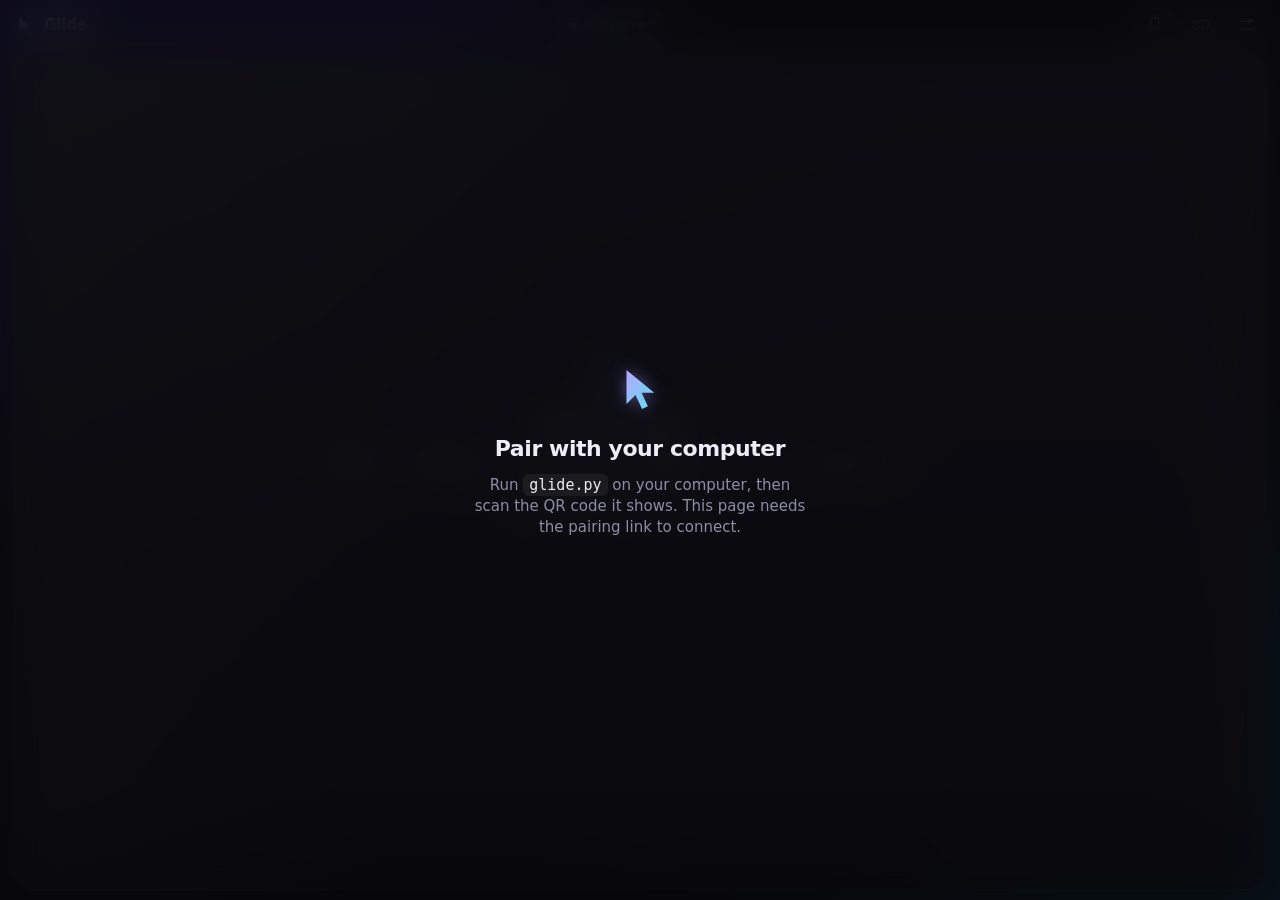
<file: glide/static/index.html>
<!doctype html>
<html lang="en">
<head>
  <meta charset="utf-8" />
  <meta name="viewport" content="width=device-width, initial-scale=1, maximum-scale=1, user-scalable=no, viewport-fit=cover" />
  <title>Glide</title>
  <meta name="theme-color" content="#08080d" />
  <meta name="color-scheme" content="dark" />
  <meta name="apple-mobile-web-app-capable" content="yes" />
  <meta name="mobile-web-app-capable" content="yes" />
  <meta name="apple-mobile-web-app-status-bar-style" content="black-translucent" />
  <meta name="apple-mobile-web-app-title" content="Glide" />
  <link rel="manifest" href="manifest.webmanifest" />
  <link rel="icon" href="icon.svg" type="image/svg+xml" />
  <link rel="apple-touch-icon" href="icon-180.png" />
  <link rel="stylesheet" href="app.css" />
</head>
<body>
  <div class="aurora" aria-hidden="true"><i></i><i></i><i></i></div>

  <div class="app">
    <header class="top">
      <div class="brand">
        <svg class="logo" viewBox="0 0 24 24" aria-hidden="true"><path d="M6 3.5v15.2l4-4 2.9 6.2 2.6-1.2-2.8-6h5.6z" fill="url(#lg)"/><defs><linearGradient id="lg" x1="0" y1="0" x2="1" y2="1"><stop offset="0" stop-color="#b8a6ff"/><stop offset="1" stop-color="#5fe0f2"/></linearGradient></defs></svg>
        <span>Glide</span>
      </div>
      <button class="status" id="status" data-state="connecting" aria-live="polite">
        <span class="dot"></span><span class="label" id="statusText">Connecting…</span>
      </button>
      <div class="actions">
        <button class="icon-btn" id="btnRotate" aria-label="Switch horizontal or vertical layout">
          <svg viewBox="0 0 24 24"><rect x="7.5" y="2.5" width="9" height="15" rx="2"/><path d="M4 14.5a8 8 0 0 0 7.5 7M4 14.5v3.2M4 14.5h3.2" /></svg>
        </button>
        <button class="icon-btn" id="btnKeyboard" aria-label="Keyboard">
          <svg viewBox="0 0 24 24"><rect x="2.5" y="6" width="19" height="12" rx="3"/><path d="M6.5 10h.01M10 10h.01M13.5 10h.01M17 10h.01M8 14h8"/></svg>
        </button>
        <button class="icon-btn" id="btnSettings" aria-label="Settings">
          <svg viewBox="0 0 24 24"><path d="M4 7h10M18 7h2M4 17h4M12 17h8"/><circle cx="16" cy="7" r="2"/><circle cx="10" cy="17" r="2"/></svg>
        </button>
      </div>
    </header>

    <div class="deck">
    <main class="stage">
      <div class="pad" id="pad">
        <canvas id="fx"></canvas>
        <div class="hint" id="hint">
          <div class="hint-ring"><span></span></div>
          <p class="hint-title">Glide your finger</p>
          <ul class="chips">
            <li><b>Tap</b> click</li>
            <li><b>2 fingers</b> scroll · tap = right click</li>
            <li><b>Hold</b> then move to drag</li>
            <li><b>Pinch</b> zoom</li>
            <li><b>3-finger swipe</b> back / forward</li>
          </ul>
        </div>
        <div class="drag-badge" id="dragBadge">Dragging</div>
      </div>
      <div class="strip" id="strip" aria-label="Scroll">
        <div class="strip-track"><span></span><span></span><span></span><span></span><span></span><span></span><span></span></div>
      </div>
    </main>

    <footer class="buttons">
      <button class="mbtn" id="btnL" data-btn="l"><span>Left</span></button>
      <button class="mbtn mid" id="btnM" data-btn="m" aria-label="Middle click"><i></i></button>
      <button class="mbtn" id="btnR" data-btn="r"><span>Right</span></button>
    </footer>
    </div>
  </div>

  <!-- Keyboard sheet -->
  <section class="sheet" id="sheetKeyboard" aria-hidden="true">
    <div class="grab"></div>
    <p class="type-cap">Type here — every keystroke goes straight to your computer</p>
    <div class="type-row">
      <input id="typer" type="text" autocomplete="off" autocapitalize="off" spellcheck="false" enterkeyhint="send" />
    </div>
    <div class="keys">
      <button data-key="esc">esc</button>
      <button data-key="tab">tab</button>
      <button data-key="left" aria-label="Left">←</button>
      <button data-key="up" aria-label="Up">↑</button>
      <button data-key="down" aria-label="Down">↓</button>
      <button data-key="right" aria-label="Right">→</button>
      <button data-key="backspace" aria-label="Backspace">⌫</button>
      <button data-key="enter" class="accent" aria-label="Enter">⏎</button>
    </div>
    <div class="keys soft">
      <button data-combo="copy">Copy</button>
      <button data-combo="paste">Paste</button>
      <button data-combo="undo">Undo</button>
      <button data-combo="selectall">Select all</button>
      <button data-combo="switch">Switch app</button>
    </div>
    <div class="media">
      <button data-key="prev" aria-label="Previous"><svg viewBox="0 0 24 24"><path d="M7 6v12M18 6l-8 6 8 6z"/></svg></button>
      <button data-key="play" aria-label="Play or pause"><svg viewBox="0 0 24 24"><path d="M7 5.5v13l7-6.5zM16 6v12M19.5 6v12"/></svg></button>
      <button data-key="next" aria-label="Next"><svg viewBox="0 0 24 24"><path d="M17 6v12M6 6l8 6-8 6z"/></svg></button>
      <span class="sep"></span>
      <button data-key="voldown" aria-label="Volume down"><svg viewBox="0 0 24 24"><path d="M4 9.5h3.5L12 6v12l-4.5-3.5H4zM16 12h4"/></svg></button>
      <button data-key="mute" aria-label="Mute"><svg viewBox="0 0 24 24"><path d="M4 9.5h3.5L12 6v12l-4.5-3.5H4zM16 9.5l5 5M21 9.5l-5 5"/></svg></button>
      <button data-key="volup" aria-label="Volume up"><svg viewBox="0 0 24 24"><path d="M4 9.5h3.5L12 6v12l-4.5-3.5H4zM16 12h4M18 10v4"/></svg></button>
    </div>
  </section>

  <!-- Settings sheet -->
  <section class="sheet" id="sheetSettings" aria-hidden="true">
    <div class="grab"></div>
    <h2>Settings</h2>
    <div class="setting">
      <label id="lblLayout">Layout</label>
      <div class="seg" role="radiogroup" aria-labelledby="lblLayout">
        <button role="radio" data-layout="horizontal">
          <svg viewBox="0 0 24 24"><rect x="2.5" y="6.5" width="19" height="11" rx="2.5"/><path d="M2.5 14h19M12 14v3.5"/></svg>
          Horizontal<small>Laptop trackpad</small>
        </button>
        <button role="radio" data-layout="vertical">
          <svg viewBox="0 0 24 24"><rect x="6.5" y="2.5" width="11" height="19" rx="2.5"/><path d="M6.5 16h11M12 16v5.5"/></svg>
          Vertical<small>Phone upright</small>
        </button>
        <button role="radio" data-layout="auto">
          <svg viewBox="0 0 24 24"><path d="M20 12a8 8 0 1 1-2.3-5.7M20 4v4.5h-4.5"/></svg>
          Auto<small>Follows the phone</small>
        </button>
      </div>
    </div>
    <div class="setting">
      <label for="sSpeed">Pointer speed <output id="oSpeed"></output></label>
      <input type="range" id="sSpeed" min="0.4" max="4" step="0.1" />
    </div>
    <div class="setting">
      <label for="sAccel">Acceleration <output id="oAccel"></output></label>
      <input type="range" id="sAccel" min="0" max="2" step="0.05" />
    </div>
    <div class="setting">
      <label for="sScroll">Scroll speed <output id="oScroll"></output></label>
      <input type="range" id="sScroll" min="0.3" max="3" step="0.1" />
    </div>
    <div class="toggles">
      <label class="toggle"><span>Natural scrolling</span><input type="checkbox" id="tNatural" /><i></i></label>
      <label class="toggle"><span>Scroll momentum</span><input type="checkbox" id="tInertia" /><i></i></label>
      <label class="toggle"><span>Tap to click</span><input type="checkbox" id="tTap" /><i></i></label>
      <label class="toggle"><span>Haptic feedback</span><input type="checkbox" id="tHaptics" /><i></i></label>
      <label class="toggle"><span>Touch glow</span><input type="checkbox" id="tGlow" /><i></i></label>
      <label class="toggle"><span>Left-handed layout</span><input type="checkbox" id="tLefty" /><i></i></label>
      <label class="toggle native-only"><span>Volume keys click<small>Down = left · Up = right</small></span><input type="checkbox" id="tVolume" /><i></i></label>
    </div>
    <div class="row-btns">
      <button id="btnFullscreen" class="ghost">Full screen</button>
      <button id="btnComputers" class="ghost native-only">Computers</button>
      <button id="btnReset" class="ghost">Reset defaults</button>
    </div>
    <p class="about" id="about">Glide</p>
  </section>

  <div class="scrim" id="scrim"></div>

  <!-- Pairing: browser mode explains how to pair; the Android app lists computers -->
  <div class="pairing" id="pairing" hidden>
    <div class="pairing-card">
      <svg class="logo big" viewBox="0 0 24 24" aria-hidden="true"><path d="M6 3.5v15.2l4-4 2.9 6.2 2.6-1.2-2.8-6h5.6z" fill="url(#lg)"/></svg>
      <h1>Pair with your computer</h1>
      <p class="web-only">Run <code>glide.py</code> on your computer, then scan the QR code it shows. This page needs the pairing link to connect.</p>
      <p class="native-only">Start Glide on your computer, then plug in a USB cable, pick it below, or scan the QR code it shows.</p>
      <div class="native-only pc-block">
        <div class="pc-head">
          <span>Your computers · Wi-Fi &amp; USB</span>
          <button id="btnRescan" class="rescan" aria-label="Search again"><svg viewBox="0 0 24 24"><path d="M20 12a8 8 0 1 1-2.3-5.7M20 4v4.5h-4.5"/></svg></button>
        </div>
        <ul class="pcs" id="pcList"></ul>
        <button class="primary" id="btnScan">
          <svg viewBox="0 0 24 24"><path d="M4 8V5.5A1.5 1.5 0 0 1 5.5 4H8M16 4h2.5A1.5 1.5 0 0 1 20 5.5V8M20 16v2.5a1.5 1.5 0 0 1-1.5 1.5H16M8 20H5.5A1.5 1.5 0 0 1 4 18.5V16M4 12h16"/></svg>
          Scan QR code
        </button>
        <form class="link-form" id="linkForm" autocomplete="off">
          <input id="linkInput" type="url" inputmode="url" placeholder="…or paste the pairing link" spellcheck="false" />
          <button type="submit" aria-label="Connect">→</button>
        </form>
        <button class="ghost" id="btnPairClose" hidden>Back to trackpad</button>
      </div>
    </div>
  </div>

  <!-- QR scanner (Android app) -->
  <div class="scanner" id="scanner" hidden>
    <video id="scanVideo" playsinline muted></video>
    <div class="scan-frame"><i></i></div>
    <p>Point at the QR code on your computer</p>
    <button class="ghost" id="btnScanClose">Cancel</button>
  </div>

  <div class="toast" id="toast" role="status"></div>

  <!-- Browser only: asks to turn the phone sideways for the laptop layout -->
  <div class="rotate" id="rotate">
    <div class="rotate-card">
      <div class="rotate-phone" aria-hidden="true"><i></i></div>
      <h2 id="rotateTitle">Turn your phone sideways</h2>
      <p id="rotateText">You picked the horizontal layout, which works like a laptop trackpad.</p>
      <button class="ghost" id="btnRotateSwitch">Use the vertical layout instead</button>
    </div>
  </div>

  <script src="app.js"></script>
</body>
</html>
</file>
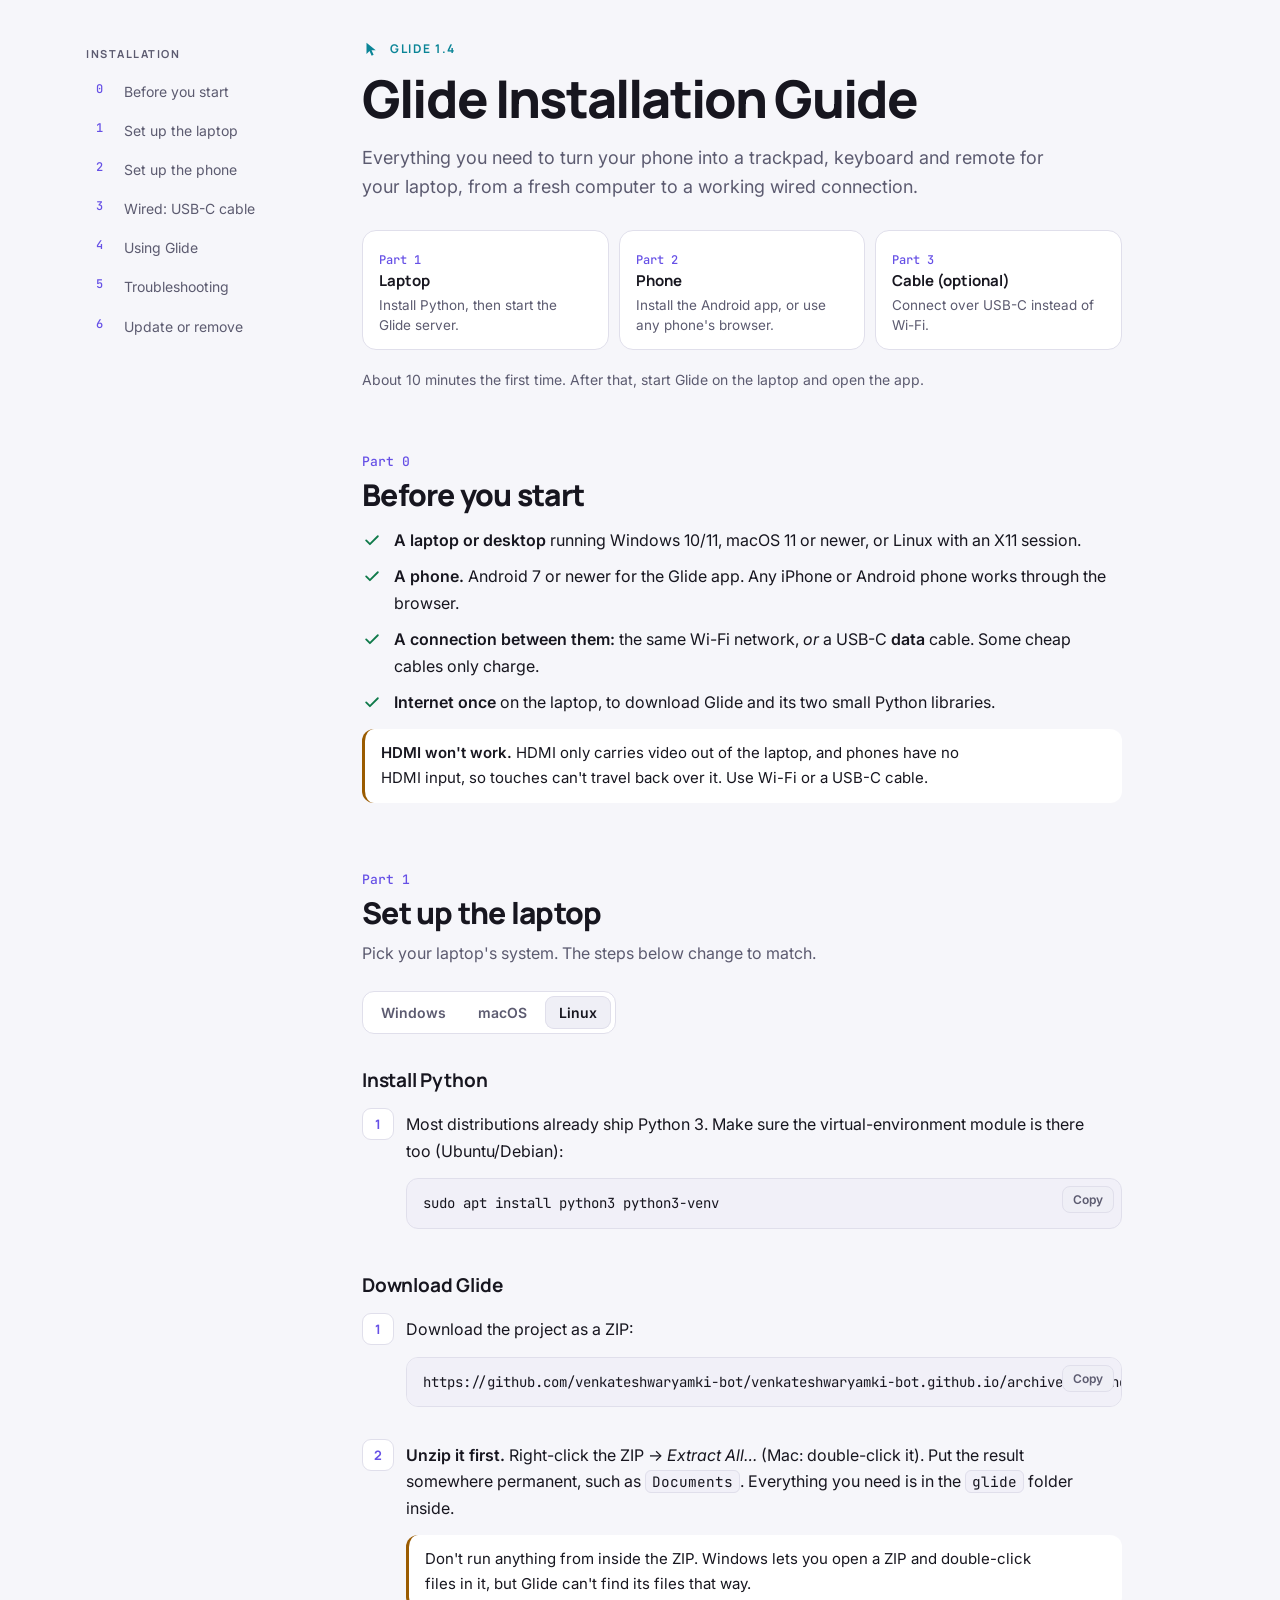
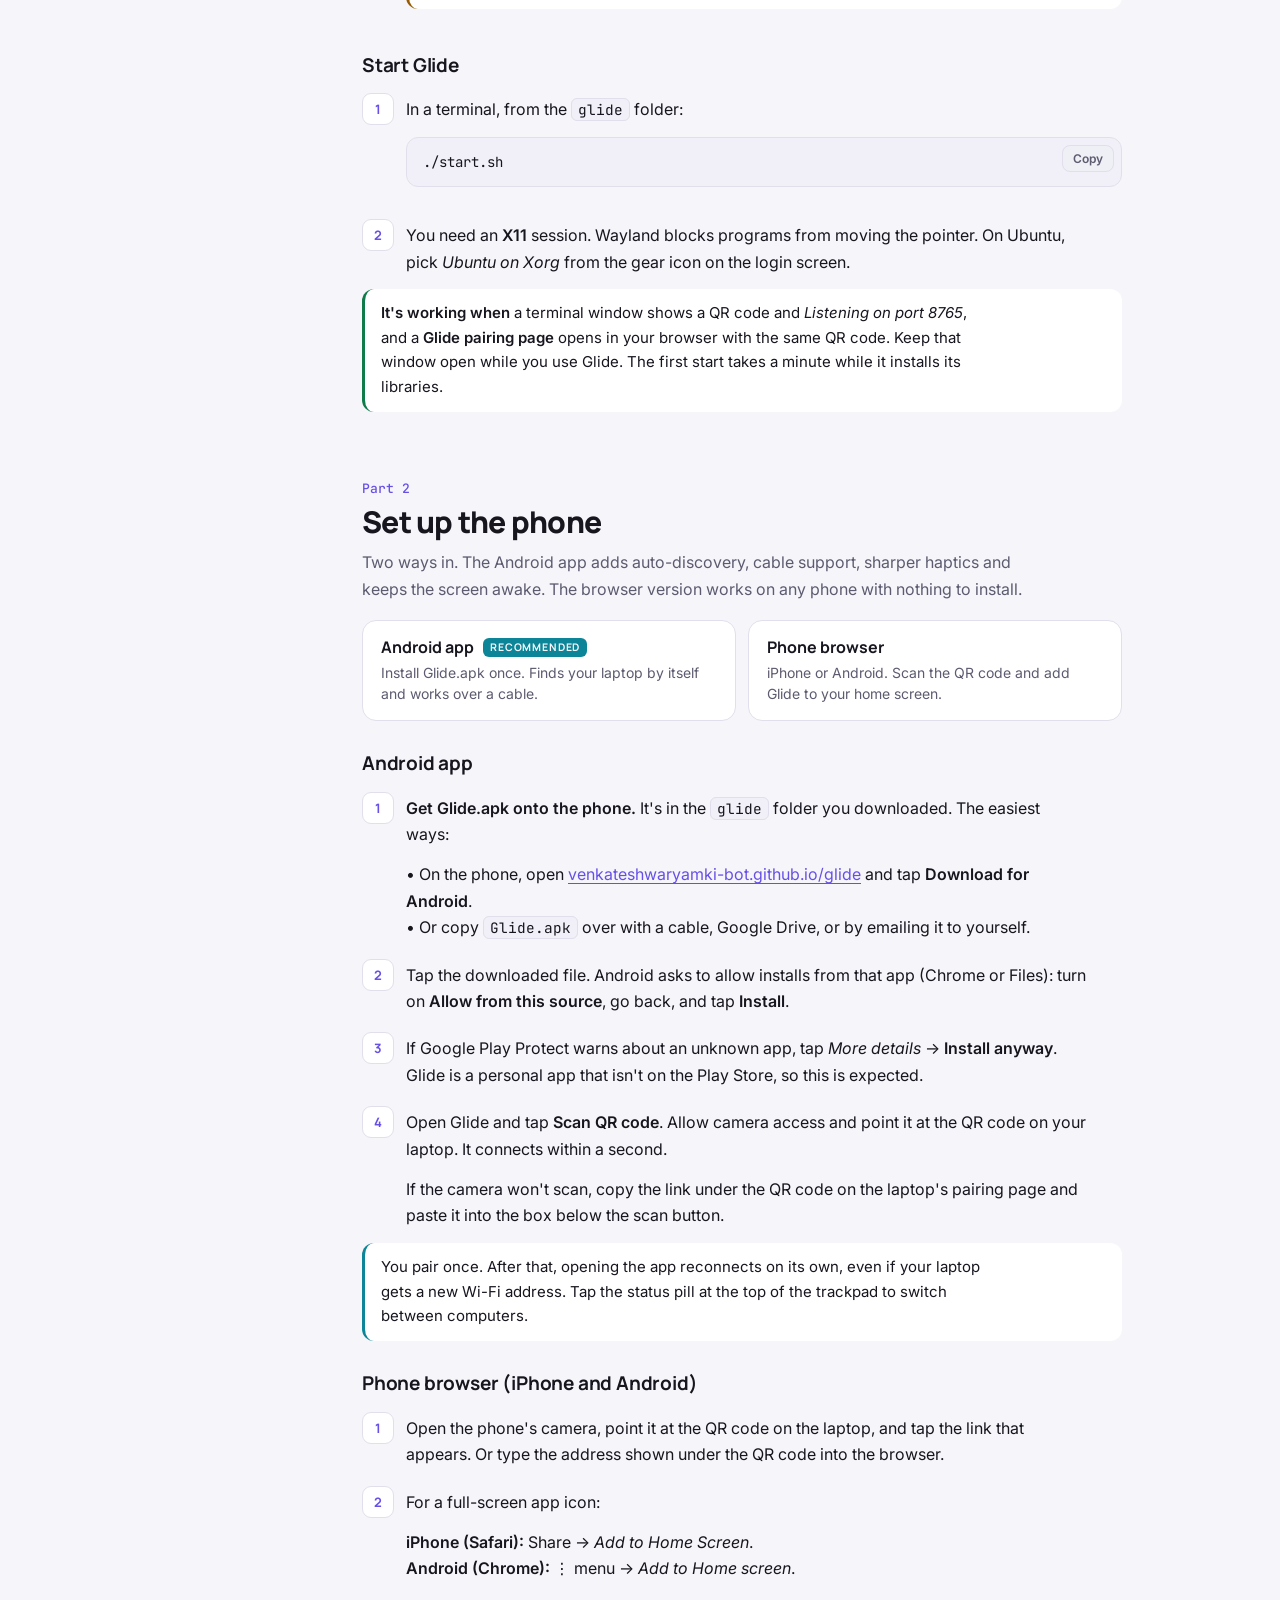
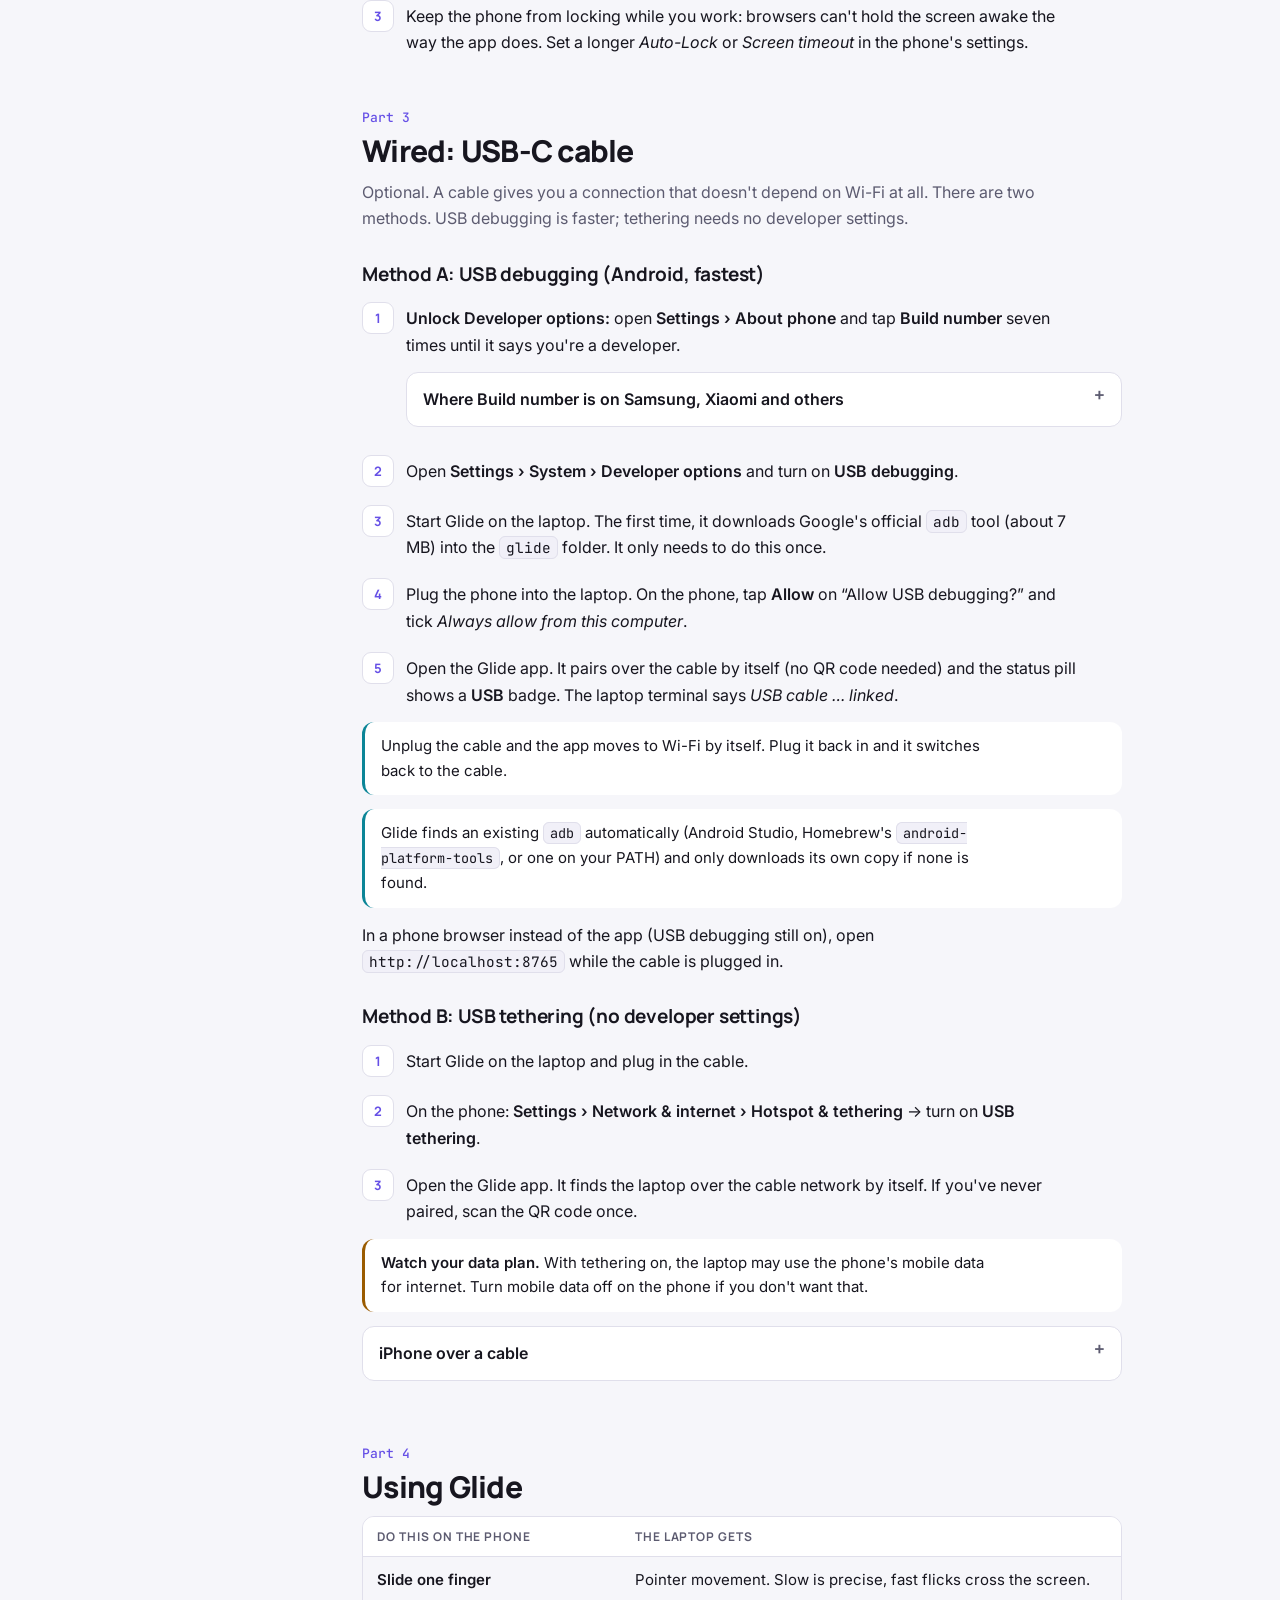
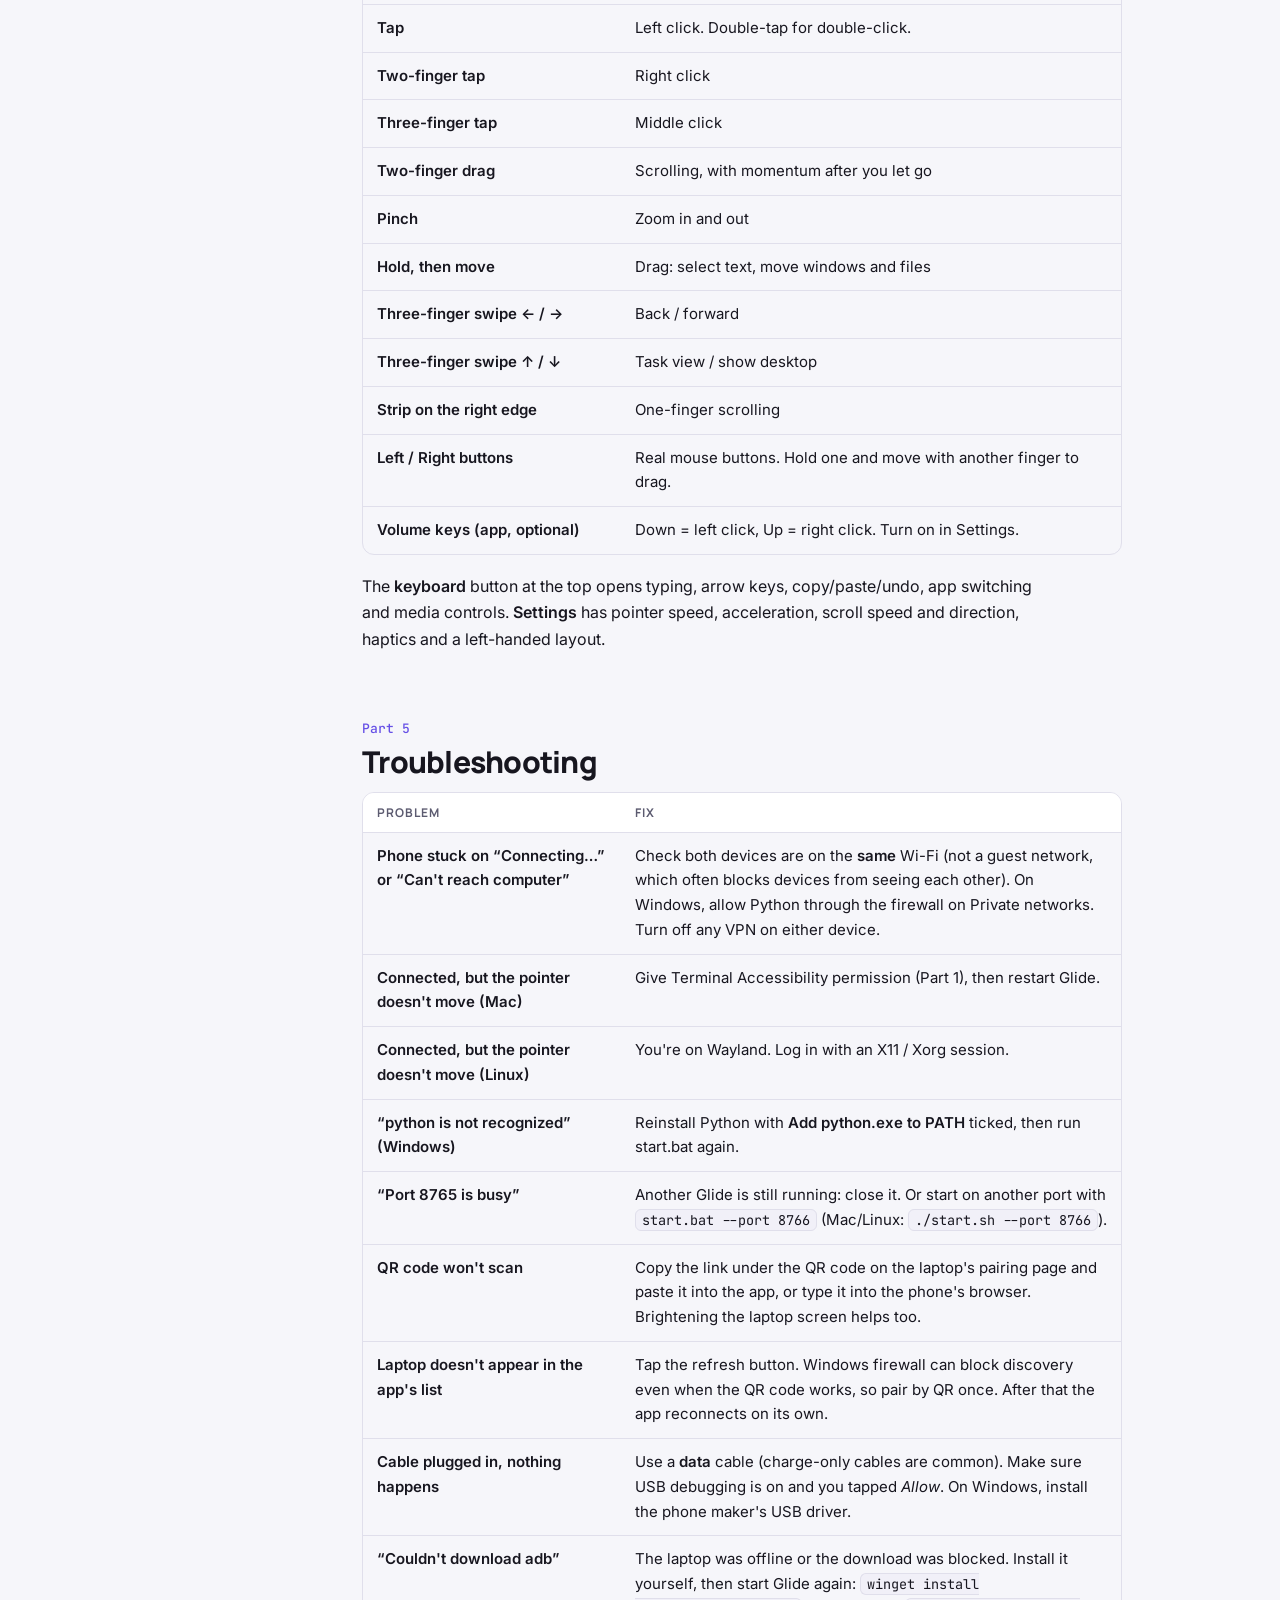
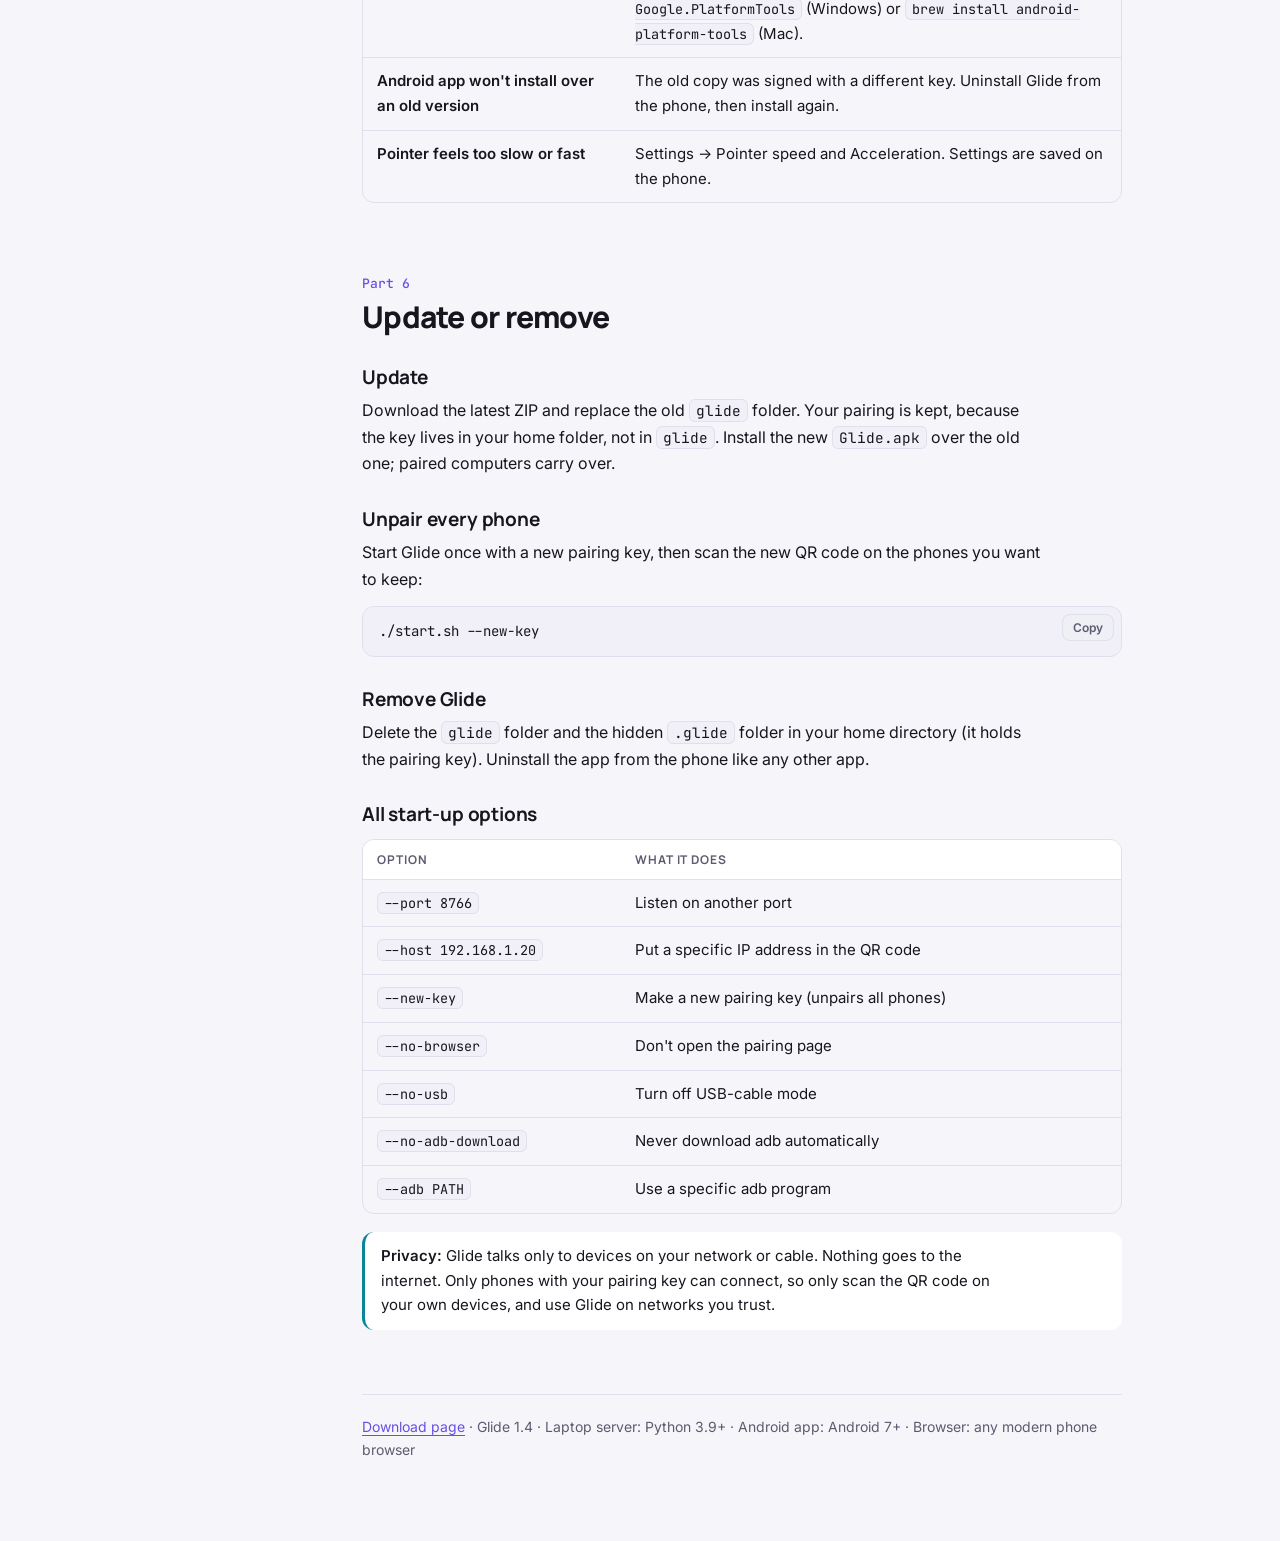
<file: glide/guide.html>
<!doctype html>
<html lang="en">
<head>
<meta charset="utf-8">
<meta name="viewport" content="width=device-width, initial-scale=1, viewport-fit=cover">
<meta name="description" content="Step-by-step setup for Glide: laptop, phone, USB-C cable and troubleshooting.">
<link rel="icon" href="static/icon.svg" type="image/svg+xml">
<title>Glide Installation Guide</title>
<link rel="preconnect" href="https://fonts.googleapis.com">
<link rel="preconnect" href="https://fonts.gstatic.com" crossorigin>
<link rel="stylesheet" href="https://fonts.googleapis.com/css2?family=Manrope:wght@600;700;800&family=Inter:wght@400;500;600&family=JetBrains+Mono:wght@400;500&display=swap">
<style>
/* Layout: one reading column with a sticky part index on wide screens; parts flow laptop -> phone -> cable -> fixes. */
:root {
  --bg: #0c0c12; --surface: #15151e; --surface-2: #1c1c28; --line: #282838;
  --fg: #ecebf5; --muted: #9c9bb2; --accent: #ad9fff; --accent-2: #5fd6e8;
  --ok: #5ee6a0; --warn: #ffc46b; --code-bg: #0f0f17;
  --display: "Manrope", "Segoe UI", system-ui, sans-serif;
  --body: "Inter", system-ui, -apple-system, "Segoe UI", Roboto, sans-serif;
  --mono: "JetBrains Mono", ui-monospace, SFMono-Regular, Menlo, Consolas, monospace;
  color-scheme: dark;
}
@media (prefers-color-scheme: light) { :root:not([data-theme="dark"]) {
  --bg: #f6f6fa; --surface: #ffffff; --surface-2: #efeff6; --line: #e0dfeb;
  --fg: #17161f; --muted: #5c5b70; --accent: #6650e6; --accent-2: #0b8597;
  --ok: #0f7a4a; --warn: #9a5b00; --code-bg: #f1f0f8; color-scheme: light; } }
:root[data-theme="light"] {
  --bg: #f6f6fa; --surface: #ffffff; --surface-2: #efeff6; --line: #e0dfeb;
  --fg: #17161f; --muted: #5c5b70; --accent: #6650e6; --accent-2: #0b8597;
  --ok: #0f7a4a; --warn: #9a5b00; --code-bg: #f1f0f8; color-scheme: light; }

* { box-sizing: border-box; }
body { margin: 0; background: var(--bg); color: var(--fg); font: 16px/1.65 var(--body); -webkit-font-smoothing: antialiased; }
.wrap {
  max-width: 1140px; margin: 0 auto; padding-block: 40px 80px;
  padding-left: max(16px, env(safe-area-inset-left, 0px)); padding-right: max(16px, env(safe-area-inset-right, 0px));
  display: grid; grid-template-columns: 220px minmax(0, 1fr); gap: 56px;
}
@media (max-width: 960px) { .wrap { grid-template-columns: minmax(0, 1fr); gap: 0; padding-block: 24px 64px; } .toc { display: none; } }

/* index */
.toc { position: sticky; top: calc(env(safe-area-inset-top, 0px) + 32px); align-self: start; font-size: 14px; }
.toc p { font: 700 11px/1 var(--display); letter-spacing: .14em; text-transform: uppercase; color: var(--muted); margin: 8px 0 14px; }
.toc ol { list-style: none; margin: 0; padding: 0; display: grid; gap: 2px; counter-reset: t; }
.toc a { display: flex; gap: 10px; padding: 7px 10px; border-radius: 8px; color: var(--muted); text-decoration: none; }
.toc a:hover, .toc a:focus-visible { background: var(--surface); color: var(--fg); outline: none; }
.toc a span { font: 500 12px/1.6 var(--mono); color: var(--accent); min-width: 18px; }

main { min-width: 0; max-width: 760px; }

/* header */
.eyebrow { font: 700 12px/1 var(--display); letter-spacing: .14em; text-transform: uppercase; color: var(--accent-2); margin: 0 0 14px; display: flex; align-items: center; gap: 10px; }
.eyebrow svg { width: 18px; height: 18px; }
h1 { font: 800 clamp(34px, 6vw, 52px)/1.05 var(--display); letter-spacing: -.035em; margin: 0 0 16px; text-wrap: balance; }
.lede { font-size: 18px; color: var(--muted); margin: 0 0 28px; max-width: 62ch; }

/* map of the setup */
.flow { display: grid; grid-template-columns: repeat(3, minmax(0, 1fr)); gap: 10px; margin: 0 0 18px; }
@media (max-width: 620px) { .flow { grid-template-columns: minmax(0, 1fr); } }
.flow div { background: var(--surface); border: 1px solid var(--line); border-radius: 14px; padding: 14px 16px; }
.flow b { display: block; font: 700 15px/1.3 var(--display); margin-bottom: 4px; }
.flow small { color: var(--muted); font-size: 13.5px; line-height: 1.5; display: block; }
.flow i { font: 500 12px var(--mono); font-style: normal; color: var(--accent); }
.time { font-size: 14px; color: var(--muted); margin: 0 0 8px; }

/* sections */
section { padding-top: 56px; scroll-margin-top: 16px; }
.part { font: 500 13px/1 var(--mono); color: var(--accent); margin: 0 0 10px; }
h2 { font: 800 30px/1.15 var(--display); letter-spacing: -.025em; margin: 0 0 10px; text-wrap: balance; }
h3 { font: 700 19px/1.3 var(--display); letter-spacing: -.01em; margin: 30px 0 8px; }
p { margin: 0 0 14px; max-width: 68ch; }
.sub { color: var(--muted); margin-bottom: 18px; }
a { color: var(--accent); text-underline-offset: 3px; }
strong { font-weight: 600; }
.path { font-weight: 600; white-space: nowrap; }

/* steps: a real sequence, so numbered */
.steps { list-style: none; margin: 16px 0 0; padding: 0; counter-reset: s; display: grid; gap: 18px; }
.steps > li { counter-increment: s; display: grid; grid-template-columns: 30px minmax(0, 1fr); gap: 14px; }
.steps > li::before {
  content: counter(s); width: 30px; height: 30px; border-radius: 9px; display: grid; place-items: center;
  font: 700 13px var(--display); color: var(--accent); background: var(--surface); border: 1px solid var(--line);
}
.steps > li > div { min-width: 0; padding-top: 3px; }
.steps > li > div > p:last-child { margin-bottom: 0; }

/* OS tabs */
.tabs { display: inline-flex; gap: 4px; padding: 4px; border-radius: 12px; background: var(--surface); border: 1px solid var(--line); margin: 6px 0 4px; flex-wrap: wrap; }
.tabs button {
  font: 600 14px var(--body); color: var(--muted); background: none; border: 0; padding: 8px 14px; border-radius: 9px; cursor: pointer;
}
.tabs button[aria-selected="true"] { background: var(--surface-2); color: var(--fg); box-shadow: inset 0 0 0 1px var(--line); }
.tabs button:focus-visible { outline: 2px solid var(--accent); outline-offset: 2px; }
[data-os] { display: none; }
:root:not([data-os-pick]) [data-os~="win"], :root[data-os-pick="win"] [data-os~="win"], :root[data-os-pick="mac"] [data-os~="mac"], :root[data-os-pick="linux"] [data-os~="linux"] { display: block; }

/* code */
.cmd { position: relative; margin: 10px 0 14px; }
.cmd pre {
  margin: 0; padding: 13px 64px 13px 16px; border-radius: 12px; overflow-x: auto;
  background: var(--code-bg); border: 1px solid var(--line); font: 14px/1.6 var(--mono); color: var(--fg);
}
.cmd button {
  position: absolute; top: 8px; right: 8px; font: 600 12px var(--body); color: var(--muted);
  background: var(--surface-2); border: 1px solid var(--line); border-radius: 8px; padding: 5px 10px; cursor: pointer;
}
.cmd button:hover, .cmd button:focus-visible { color: var(--fg); outline: none; border-color: var(--accent); }
code { font: 0.9em var(--mono); background: var(--code-bg); border: 1px solid var(--line); padding: 1px 6px; border-radius: 6px; overflow-wrap: anywhere; }

/* callouts: border only where it signals state */
.note { margin: 14px 0; padding: 12px 16px; border-radius: 12px; background: var(--surface); border-left: 3px solid var(--accent-2); font-size: 15px; }
.note.warn { border-left-color: var(--warn); }
.note.ok { border-left-color: var(--ok); }
.note p { margin: 0; }
.note b { font-weight: 600; }

/* choose-a-path */
.paths { display: grid; grid-template-columns: repeat(2, minmax(0, 1fr)); gap: 12px; margin: 16px 0 6px; }
@media (max-width: 620px) { .paths { grid-template-columns: minmax(0, 1fr); } }
.paths a { display: block; text-decoration: none; color: inherit; background: var(--surface); border: 1px solid var(--line); border-radius: 14px; padding: 16px 18px; }
.paths a:hover, .paths a:focus-visible { border-color: var(--accent); outline: none; }
.paths b { font: 700 16px/1.3 var(--display); display: block; margin-bottom: 4px; }
.paths small { color: var(--muted); font-size: 14px; display: block; line-height: 1.5; }
.pill { display: inline-block; font: 700 10.5px/1 var(--display); letter-spacing: .08em; text-transform: uppercase; padding: 4px 7px; border-radius: 6px; margin-left: 6px; vertical-align: 2px; color: var(--bg); background: var(--accent-2); }

/* tables */
.table { overflow-x: auto; margin: 12px 0 18px; border: 1px solid var(--line); border-radius: 12px; }
table { border-collapse: collapse; width: 100%; font-size: 15px; min-width: 520px; }
th, td { text-align: left; padding: 11px 14px; vertical-align: top; border-bottom: 1px solid var(--line); }
tr:last-child td { border-bottom: 0; }
th { font: 700 12px var(--display); letter-spacing: .08em; text-transform: uppercase; color: var(--muted); background: var(--surface); }
td:first-child { font-weight: 600; width: 34%; }

/* requirements */
.req { list-style: none; margin: 14px 0 0; padding: 0; display: grid; gap: 10px; }
.req li { display: grid; grid-template-columns: 22px minmax(0, 1fr); gap: 10px; }
.req svg { width: 20px; height: 20px; margin-top: 3px; color: var(--ok); }

details { border: 1px solid var(--line); border-radius: 12px; background: var(--surface); margin: 10px 0; }
summary { cursor: pointer; padding: 13px 16px; font-weight: 600; list-style: none; display: flex; justify-content: space-between; gap: 12px; }
summary::-webkit-details-marker { display: none; }
summary::after { content: "+"; color: var(--muted); font: 500 18px/1 var(--mono); }
details[open] summary::after { content: "–"; }
summary:focus-visible { outline: 2px solid var(--accent); outline-offset: 2px; border-radius: 12px; }
details > div { padding: 0 16px 14px; color: var(--fg); }
details > div p { margin-bottom: 8px; }

footer { margin-top: 64px; padding-top: 20px; border-top: 1px solid var(--line); color: var(--muted); font-size: 14px; }
@media (prefers-reduced-motion: no-preference) { html { scroll-behavior: smooth; } }
</style>
</head>
<body>

<div class="wrap">
  <nav class="toc" aria-label="Guide parts">
    <p>Installation</p>
    <ol>
      <li><a href="#before"><span>0</span>Before you start</a></li>
      <li><a href="#laptop"><span>1</span>Set up the laptop</a></li>
      <li><a href="#phone"><span>2</span>Set up the phone</a></li>
      <li><a href="#cable"><span>3</span>Wired: USB-C cable</a></li>
      <li><a href="#use"><span>4</span>Using Glide</a></li>
      <li><a href="#fix"><span>5</span>Troubleshooting</a></li>
      <li><a href="#update"><span>6</span>Update or remove</a></li>
    </ol>
  </nav>

  <main>
    <p class="eyebrow"><a href="./" style="color:inherit;text-decoration:none;display:inline-flex;align-items:center;gap:10px"><svg viewBox="0 0 24 24" aria-hidden="true"><path d="M6 3.5v15.2l4-4 2.9 6.2 2.6-1.2-2.8-6h5.6z" fill="currentColor"/></svg>Glide 1.4</a></p>
    <h1>Glide Installation Guide</h1>
    <p class="lede">Everything you need to turn your phone into a trackpad, keyboard and remote for your laptop, from a fresh computer to a working wired connection.</p>

    <div class="flow" role="list">
      <div role="listitem"><i>Part 1</i><b>Laptop</b><small>Install Python, then start the Glide server.</small></div>
      <div role="listitem"><i>Part 2</i><b>Phone</b><small>Install the Android app, or use any phone's browser.</small></div>
      <div role="listitem"><i>Part 3</i><b>Cable (optional)</b><small>Connect over USB-C instead of Wi-Fi.</small></div>
    </div>
    <p class="time">About 10 minutes the first time. After that, start Glide on the laptop and open the app.</p>

    <!-- 0 -->
    <section id="before">
      <p class="part">Part 0</p>
      <h2>Before you start</h2>
      <ul class="req">
        <li><svg viewBox="0 0 24 24" fill="none" stroke="currentColor" stroke-width="2.2" stroke-linecap="round" stroke-linejoin="round" aria-hidden="true"><path d="M5 12.5l4.5 4.5L19 7.5"/></svg><span><strong>A laptop or desktop</strong> running Windows 10/11, macOS 11 or newer, or Linux with an X11 session.</span></li>
        <li><svg viewBox="0 0 24 24" fill="none" stroke="currentColor" stroke-width="2.2" stroke-linecap="round" stroke-linejoin="round" aria-hidden="true"><path d="M5 12.5l4.5 4.5L19 7.5"/></svg><span><strong>A phone.</strong> Android 7 or newer for the Glide app. Any iPhone or Android phone works through the browser.</span></li>
        <li><svg viewBox="0 0 24 24" fill="none" stroke="currentColor" stroke-width="2.2" stroke-linecap="round" stroke-linejoin="round" aria-hidden="true"><path d="M5 12.5l4.5 4.5L19 7.5"/></svg><span><strong>A connection between them:</strong> the same Wi-Fi network, <em>or</em> a USB-C <strong>data</strong> cable. Some cheap cables only charge.</span></li>
        <li><svg viewBox="0 0 24 24" fill="none" stroke="currentColor" stroke-width="2.2" stroke-linecap="round" stroke-linejoin="round" aria-hidden="true"><path d="M5 12.5l4.5 4.5L19 7.5"/></svg><span><strong>Internet once</strong> on the laptop, to download Glide and its two small Python libraries.</span></li>
      </ul>
      <div class="note warn"><p><b>HDMI won't work.</b> HDMI only carries video out of the laptop, and phones have no HDMI input, so touches can't travel back over it. Use Wi-Fi or a USB-C cable.</p></div>
    </section>

    <!-- 1 -->
    <section id="laptop">
      <p class="part">Part 1</p>
      <h2>Set up the laptop</h2>
      <p class="sub">Pick your laptop's system. The steps below change to match.</p>
      <div class="tabs" role="tablist" aria-label="Laptop operating system">
        <button role="tab" id="tab-win" data-pick="win" aria-selected="true">Windows</button>
        <button role="tab" id="tab-mac" data-pick="mac" aria-selected="false">macOS</button>
        <button role="tab" id="tab-linux" data-pick="linux" aria-selected="false">Linux</button>
      </div>

      <h3>Install Python</h3>
      <div data-os="win">
        <div class="note ok"><p><b>On Windows you can skip this.</b> If Python is missing, <code>start.bat</code> installs it for you. Install it yourself only if start.bat asks you to.</p></div>
        <ol class="steps">
          <li><div><p>Go to <a href="https://www.python.org/downloads/" target="_blank" rel="noopener">python.org/downloads</a> and download the latest Python 3 for Windows.</p></div></li>
          <li><div><p>Run the installer. On the first screen, <strong>tick “Add python.exe to PATH”</strong> before clicking <em>Install Now</em>. This is the step people most often miss.</p></div></li>
          <li><div><p>Prefer the command line? This does the same thing in PowerShell:</p>
            <div class="cmd"><pre>winget install Python.Python.3.12</pre><button type="button">Copy</button></div></div></li>
        </ol>
      </div>
      <div data-os="mac">
        <ol class="steps">
          <li><div><p>Download the macOS installer from <a href="https://www.python.org/downloads/" target="_blank" rel="noopener">python.org/downloads</a> and run it.</p></div></li>
          <li><div><p>Or, if you use Homebrew:</p>
            <div class="cmd"><pre>brew install python</pre><button type="button">Copy</button></div></div></li>
        </ol>
      </div>
      <div data-os="linux">
        <ol class="steps">
          <li><div><p>Most distributions already ship Python 3. Make sure the virtual-environment module is there too (Ubuntu/Debian):</p>
            <div class="cmd"><pre>sudo apt install python3 python3-venv</pre><button type="button">Copy</button></div></div></li>
        </ol>
      </div>

      <div data-os="win">
        <h3>Quickest way: one command</h3>
        <p>This downloads Glide, installs Python if needed, adds a Glide icon to your desktop and starts it.</p>
        <ol class="steps">
          <li><div><p>Press the <strong>Windows key</strong>, type <strong>PowerShell</strong> and press <strong>Enter</strong>.</p></div></li>
          <li><div><p>Copy this line, right-click inside the PowerShell window to paste it, and press <strong>Enter</strong>:</p>
            <div class="cmd"><pre>irm https://raw.githubusercontent.com/venkateshwaryamki-bot/venkateshwaryamki-bot.github.io/main/glide/install.ps1 | iex</pre><button type="button">Copy</button></div></div></li>
          <li><div><p>When it says <em>Installed</em>, a Glide window opens. Next time, just double-click the <strong>Glide</strong> icon on your desktop.</p></div></li>
        </ol>
        <p class="sub">Prefer to do it by hand? Follow the steps below instead.</p>
      </div>

      <h3>Download Glide</h3>
      <ol class="steps">
        <li><div><p>Download the project as a ZIP:</p>
          <div class="cmd"><pre>https://github.com/venkateshwaryamki-bot/venkateshwaryamki-bot.github.io/archive/refs/heads/main.zip</pre><button type="button">Copy</button></div></div></li>
        <li><div><p><strong>Unzip it first.</strong> Right-click the ZIP → <em>Extract All…</em> (Mac: double-click it). Put the result somewhere permanent, such as <code>Documents</code>. Everything you need is in the <code>glide</code> folder inside.</p>
          <div class="note warn"><p>Don't run anything from inside the ZIP. Windows lets you open a ZIP and double-click files in it, but Glide can't find its files that way.</p></div></div></li>
      </ol>

      <h3>Start Glide</h3>
      <div data-os="win">
        <ol class="steps">
          <li><div><p>Open the <code>glide</code> folder and double-click <strong>start.bat</strong>. A black window opens. The first time, it may install Python and Glide's libraries, which takes a few minutes. If something goes wrong, the window stays open and says what to do.</p></div></li>
          <li><div><p>If Windows SmartScreen says “Windows protected your PC”, click <em>More info</em> → <em>Run anyway</em>.</p></div></li>
          <li><div><p>When <strong>Windows Defender Firewall</strong> asks about Python, tick <strong>Private networks</strong> and click <em>Allow access</em>. Without this, your phone can't reach the laptop.</p></div></li>
        </ol>
      </div>
      <div data-os="mac">
        <ol class="steps">
          <li><div><p>In the <code>glide</code> folder, <strong>right-click start.command → Open</strong>, then click <em>Open</em> in the warning. A plain double-click is blocked the first time because the file is downloaded and unsigned.</p></div></li>
          <li><div><p>If macOS says the file can't be run, open Terminal and run it directly. Drag the <code>glide</code> folder into the Terminal window after typing <code>cd </code> to fill in its path:</p>
            <div class="cmd"><pre>cd ~/Documents/venkateshwaryamki-bot.github.io-main/glide
bash start.sh</pre><button type="button">Copy</button></div></div></li>
          <li><div><p><strong>Allow mouse control.</strong> Open <span class="path">System Settings › Privacy &amp; Security › Accessibility</span> and switch on <strong>Terminal</strong> (use <em>+</em> to add it if it isn't listed). Then close the Glide window and start it again.</p>
            <div class="note warn"><p>Skip this and everything looks connected, but the pointer won't move. macOS silently ignores the input.</p></div></div></li>
        </ol>
      </div>
      <div data-os="linux">
        <ol class="steps">
          <li><div><p>In a terminal, from the <code>glide</code> folder:</p>
            <div class="cmd"><pre>./start.sh</pre><button type="button">Copy</button></div></div></li>
          <li><div><p>You need an <strong>X11</strong> session. Wayland blocks programs from moving the pointer. On Ubuntu, pick <em>Ubuntu on Xorg</em> from the gear icon on the login screen.</p></div></li>
        </ol>
      </div>

      <div class="note ok"><p><b>It's working when</b> a terminal window shows a QR code and <em>Listening on port 8765</em>, and a <strong>Glide pairing page</strong> opens in your browser with the same QR code. Keep that window open while you use Glide. The first start takes a minute while it installs its libraries.</p></div>
    </section>

    <!-- 2 -->
    <section id="phone">
      <p class="part">Part 2</p>
      <h2>Set up the phone</h2>
      <p class="sub">Two ways in. The Android app adds auto-discovery, cable support, sharper haptics and keeps the screen awake. The browser version works on any phone with nothing to install.</p>
      <div class="paths">
        <a href="#android"><b>Android app <span class="pill">Recommended</span></b><small>Install Glide.apk once. Finds your laptop by itself and works over a cable.</small></a>
        <a href="#browser"><b>Phone browser</b><small>iPhone or Android. Scan the QR code and add Glide to your home screen.</small></a>
      </div>

      <h3 id="android">Android app</h3>
      <ol class="steps">
        <li><div><p><strong>Get Glide.apk onto the phone.</strong> It's in the <code>glide</code> folder you downloaded. The easiest ways:</p>
          <p>• On the phone, open <a href="https://venkateshwaryamki-bot.github.io/glide/">venkateshwaryamki-bot.github.io/glide</a> and tap <strong>Download for Android</strong>.<br>• Or copy <code>Glide.apk</code> over with a cable, Google Drive, or by emailing it to yourself.</p></div></li>
        <li><div><p>Tap the downloaded file. Android asks to allow installs from that app (Chrome or Files): turn on <strong>Allow from this source</strong>, go back, and tap <strong>Install</strong>.</p></div></li>
        <li><div><p>If Google Play Protect warns about an unknown app, tap <em>More details</em> → <strong>Install anyway</strong>. Glide is a personal app that isn't on the Play Store, so this is expected.</p></div></li>
        <li><div><p>Open Glide and tap <strong>Scan QR code</strong>. Allow camera access and point it at the QR code on your laptop. It connects within a second.</p>
          <p>If the camera won't scan, copy the link under the QR code on the laptop's pairing page and paste it into the box below the scan button.</p></div></li>
      </ol>
      <div class="note"><p>You pair once. After that, opening the app reconnects on its own, even if your laptop gets a new Wi-Fi address. Tap the status pill at the top of the trackpad to switch between computers.</p></div>

      <h3 id="browser">Phone browser (iPhone and Android)</h3>
      <ol class="steps">
        <li><div><p>Open the phone's camera, point it at the QR code on the laptop, and tap the link that appears. Or type the address shown under the QR code into the browser.</p></div></li>
        <li><div><p>For a full-screen app icon:</p>
          <p><strong>iPhone (Safari):</strong> Share → <em>Add to Home Screen</em>.<br><strong>Android (Chrome):</strong> ⋮ menu → <em>Add to Home screen</em>.</p></div></li>
        <li><div><p>Keep the phone from locking while you work: browsers can't hold the screen awake the way the app does. Set a longer <em>Auto-Lock</em> or <em>Screen timeout</em> in the phone's settings.</p></div></li>
      </ol>
    </section>

    <!-- 3 -->
    <section id="cable">
      <p class="part">Part 3</p>
      <h2>Wired: USB-C cable</h2>
      <p class="sub">Optional. A cable gives you a connection that doesn't depend on Wi-Fi at all. There are two methods. USB debugging is faster; tethering needs no developer settings.</p>

      <h3>Method A: USB debugging (Android, fastest)</h3>
      <ol class="steps">
        <li><div><p><strong>Unlock Developer options:</strong> open <span class="path">Settings › About phone</span> and tap <strong>Build number</strong> seven times until it says you're a developer.</p>
          <details><summary>Where Build number is on Samsung, Xiaomi and others</summary><div>
            <p><strong>Samsung:</strong> Settings › About phone › Software information › Build number.</p>
            <p><strong>Xiaomi / Redmi / POCO:</strong> Settings › About phone › tap <em>MIUI / HyperOS version</em> seven times.</p>
            <p><strong>OnePlus / Oppo / Realme:</strong> Settings › About device › Version › Build number.</p>
            <p><strong>Pixel / Motorola / Nokia:</strong> Settings › About phone › Build number.</p>
          </div></details></div></li>
        <li><div><p>Open <span class="path">Settings › System › Developer options</span> and turn on <strong>USB debugging</strong>.</p></div></li>
        <li><div><p>Start Glide on the laptop. The first time, it downloads Google's official <code>adb</code> tool (about 7 MB) into the <code>glide</code> folder. It only needs to do this once.</p></div></li>
        <li><div><p>Plug the phone into the laptop. On the phone, tap <strong>Allow</strong> on “Allow USB debugging?” and tick <em>Always allow from this computer</em>.</p></div></li>
        <li><div><p>Open the Glide app. It pairs over the cable by itself (no QR code needed) and the status pill shows a <strong>USB</strong> badge. The laptop terminal says <em>USB cable … linked</em>.</p></div></li>
      </ol>
      <div class="note"><p>Unplug the cable and the app moves to Wi-Fi by itself. Plug it back in and it switches back to the cable.</p></div>
      <div class="note warn" data-os="win"><p><b>Windows:</b> if the phone never shows the “Allow USB debugging” prompt, it probably needs its maker's USB driver. Samsung phones need the <em>Samsung Android USB Driver</em>, and Pixels need the <em>Google USB Driver</em>. Install it, unplug the phone, and plug it in again.</p></div>
      <div class="note" data-os="mac linux"><p>Glide finds an existing <code>adb</code> automatically (Android Studio, Homebrew's <code>android-platform-tools</code>, or one on your PATH) and only downloads its own copy if none is found.</p></div>
      <p>In a phone browser instead of the app (USB debugging still on), open <code>http://localhost:8765</code> while the cable is plugged in.</p>

      <h3>Method B: USB tethering (no developer settings)</h3>
      <ol class="steps">
        <li><div><p>Start Glide on the laptop and plug in the cable.</p></div></li>
        <li><div><p>On the phone: <span class="path">Settings › Network &amp; internet › Hotspot &amp; tethering</span> → turn on <strong>USB tethering</strong>.</p></div></li>
        <li><div><p>Open the Glide app. It finds the laptop over the cable network by itself. If you've never paired, scan the QR code once.</p></div></li>
      </ol>
      <div class="note warn"><p><b>Watch your data plan.</b> With tethering on, the laptop may use the phone's mobile data for internet. Turn mobile data off on the phone if you don't want that.</p></div>
      <details><summary>iPhone over a cable</summary><div>
        <p>Turn on <span class="path">Settings › Personal Hotspot › Allow Others to Join</span>, then connect the cable. On Windows this needs Apple Devices or iTunes installed.</p>
        <p>Turn the laptop's Wi-Fi off and restart Glide so the QR code uses the cable network, then scan it with the iPhone camera.</p>
      </div></details>
    </section>

    <!-- 4 -->
    <section id="use">
      <p class="part">Part 4</p>
      <h2>Using Glide</h2>
      <div class="table"><table>
        <thead><tr><th>Do this on the phone</th><th>The laptop gets</th></tr></thead>
        <tbody>
          <tr><td>Slide one finger</td><td>Pointer movement. Slow is precise, fast flicks cross the screen.</td></tr>
          <tr><td>Tap</td><td>Left click. Double-tap for double-click.</td></tr>
          <tr><td>Two-finger tap</td><td>Right click</td></tr>
          <tr><td>Three-finger tap</td><td>Middle click</td></tr>
          <tr><td>Two-finger drag</td><td>Scrolling, with momentum after you let go</td></tr>
          <tr><td>Pinch</td><td>Zoom in and out</td></tr>
          <tr><td>Hold, then move</td><td>Drag: select text, move windows and files</td></tr>
          <tr><td>Three-finger swipe ← / →</td><td>Back / forward</td></tr>
          <tr><td>Three-finger swipe ↑ / ↓</td><td>Task view / show desktop</td></tr>
          <tr><td>Strip on the right edge</td><td>One-finger scrolling</td></tr>
          <tr><td>Left / Right buttons</td><td>Real mouse buttons. Hold one and move with another finger to drag.</td></tr>
          <tr><td>Volume keys (app, optional)</td><td>Down = left click, Up = right click. Turn on in Settings.</td></tr>
        </tbody>
      </table></div>
      <p>The <strong>keyboard</strong> button at the top opens typing, arrow keys, copy/paste/undo, app switching and media controls. <strong>Settings</strong> has pointer speed, acceleration, scroll speed and direction, haptics and a left-handed layout.</p>
    </section>

    <!-- 5 -->
    <section id="fix">
      <p class="part">Part 5</p>
      <h2>Troubleshooting</h2>
      <div class="table"><table>
        <thead><tr><th>Problem</th><th>Fix</th></tr></thead>
        <tbody>
          <tr><td>Phone stuck on “Connecting…” or “Can't reach computer”</td><td>Check both devices are on the <strong>same</strong> Wi-Fi (not a guest network, which often blocks devices from seeing each other). On Windows, allow Python through the firewall on Private networks. Turn off any VPN on either device.</td></tr>
          <tr><td>Connected, but the pointer doesn't move (Mac)</td><td>Give Terminal Accessibility permission (Part 1), then restart Glide.</td></tr>
          <tr><td>Connected, but the pointer doesn't move (Linux)</td><td>You're on Wayland. Log in with an X11 / Xorg session.</td></tr>
          <tr><td>“python is not recognized” (Windows)</td><td>Reinstall Python with <strong>Add python.exe to PATH</strong> ticked, then run start.bat again.</td></tr>
          <tr><td>“Port 8765 is busy”</td><td>Another Glide is still running: close it. Or start on another port with <code>start.bat --port 8766</code> (Mac/Linux: <code>./start.sh --port 8766</code>).</td></tr>
          <tr><td>QR code won't scan</td><td>Copy the link under the QR code on the laptop's pairing page and paste it into the app, or type it into the phone's browser. Brightening the laptop screen helps too.</td></tr>
          <tr><td>Laptop doesn't appear in the app's list</td><td>Tap the refresh button. Windows firewall can block discovery even when the QR code works, so pair by QR once. After that the app reconnects on its own.</td></tr>
          <tr><td>Cable plugged in, nothing happens</td><td>Use a <strong>data</strong> cable (charge-only cables are common). Make sure USB debugging is on and you tapped <em>Allow</em>. On Windows, install the phone maker's USB driver.</td></tr>
          <tr><td>“Couldn't download adb”</td><td>The laptop was offline or the download was blocked. Install it yourself, then start Glide again: <code>winget install Google.PlatformTools</code> (Windows) or <code>brew install android-platform-tools</code> (Mac).</td></tr>
          <tr><td>Android app won't install over an old version</td><td>The old copy was signed with a different key. Uninstall Glide from the phone, then install again.</td></tr>
          <tr><td>Pointer feels too slow or fast</td><td>Settings → Pointer speed and Acceleration. Settings are saved on the phone.</td></tr>
        </tbody>
      </table></div>
    </section>

    <!-- 6 -->
    <section id="update">
      <p class="part">Part 6</p>
      <h2>Update or remove</h2>
      <h3>Update</h3>
      <p>Download the latest ZIP and replace the old <code>glide</code> folder. Your pairing is kept, because the key lives in your home folder, not in <code>glide</code>. Install the new <code>Glide.apk</code> over the old one; paired computers carry over.</p>
      <h3>Unpair every phone</h3>
      <p>Start Glide once with a new pairing key, then scan the new QR code on the phones you want to keep:</p>
      <div class="cmd" data-os="win"><pre>start.bat --new-key</pre><button type="button">Copy</button></div>
      <div class="cmd" data-os="mac linux"><pre>./start.sh --new-key</pre><button type="button">Copy</button></div>
      <h3>Remove Glide</h3>
      <p>Delete the <code>glide</code> folder and the hidden <code>.glide</code> folder in your home directory (it holds the pairing key). Uninstall the app from the phone like any other app.</p>

      <h3>All start-up options</h3>
      <div class="table"><table>
        <thead><tr><th>Option</th><th>What it does</th></tr></thead>
        <tbody>
          <tr><td><code>--port 8766</code></td><td>Listen on another port</td></tr>
          <tr><td><code>--host 192.168.1.20</code></td><td>Put a specific IP address in the QR code</td></tr>
          <tr><td><code>--new-key</code></td><td>Make a new pairing key (unpairs all phones)</td></tr>
          <tr><td><code>--no-browser</code></td><td>Don't open the pairing page</td></tr>
          <tr><td><code>--no-usb</code></td><td>Turn off USB-cable mode</td></tr>
          <tr><td><code>--no-adb-download</code></td><td>Never download adb automatically</td></tr>
          <tr><td><code>--adb PATH</code></td><td>Use a specific adb program</td></tr>
        </tbody>
      </table></div>
      <div class="note"><p><b>Privacy:</b> Glide talks only to devices on your network or cable. Nothing goes to the internet. Only phones with your pairing key can connect, so only scan the QR code on your own devices, and use Glide on networks you trust.</p></div>
    </section>

    <footer><a href="./">Download page</a> · Glide 1.4 · Laptop server: Python 3.9+ · Android app: Android 7+ · Browser: any modern phone browser</footer>
  </main>
</div>

<script>
(() => {
  const ua = navigator.userAgent;
  let pick = /Mac/.test(ua) && !/iPhone|iPad/.test(ua) ? "mac" : /Linux/.test(ua) && !/Android/.test(ua) ? "linux" : "win";
  try { pick = localStorage.getItem("glide-guide-os") || pick; } catch (e) {}
  const tabs = [...document.querySelectorAll(".tabs button")];
  function choose(os) {
    document.documentElement.setAttribute("data-os-pick", os);
    for (const t of tabs) t.setAttribute("aria-selected", String(t.dataset.pick === os));
    try { localStorage.setItem("glide-guide-os", os); } catch (e) {}
  }
  tabs.forEach((t, i) => {
    t.addEventListener("click", () => choose(t.dataset.pick));
    t.addEventListener("keydown", (e) => {
      if (e.key !== "ArrowRight" && e.key !== "ArrowLeft") return;
      const n = tabs[(i + (e.key === "ArrowRight" ? 1 : tabs.length - 1)) % tabs.length];
      n.focus(); choose(n.dataset.pick);
    });
  });
  choose(pick);

  for (const btn of document.querySelectorAll(".cmd button")) {
    btn.addEventListener("click", () => {
      const pre = btn.previousElementSibling;
      const done = () => { btn.textContent = "Copied"; setTimeout(() => (btn.textContent = "Copy"), 1600); };
      const select = () => { const r = document.createRange(); r.selectNodeContents(pre); const s = getSelection(); s.removeAllRanges(); s.addRange(r); btn.textContent = "Selected"; };
      try { navigator.clipboard.writeText(pre.textContent).then(done, select); } catch (e) { select(); }
    });
  }
})();
</script>

</body>
</html>
</file>
<file: corpfin/app.css>
/* Layout concept: a study desk — fixed ledger-style sidebar on wide screens, bottom tab bar on phones;
   formulas sit on faint graph-paper like an exam formula sheet. */
:root {
  --bg: #F3F5F8;
  --surface: #FFFFFF;
  --surface-2: #EEF2F6;
  --ink: #13203A;
  --muted: #56637C;
  --line: #D9E0EA;
  --accent: #0E7C6B;
  --accent-ink: #FFFFFF;
  --soft: #DFF1EC;
  --gold: #A86A12;
  --gold-soft: #FBF1DE;
  --good: #1D7F46;
  --good-soft: #E1F3E8;
  --bad: #B93C0E;
  --bad-soft: #FBE8DF;
  --grid: rgba(19, 32, 58, .055);
  --shadow: 0 1px 2px rgba(19,32,58,.06), 0 4px 16px rgba(19,32,58,.06);
  --f-display: "Sora", "Segoe UI", system-ui, sans-serif;
  --f-body: "Inter", system-ui, -apple-system, "Segoe UI", sans-serif;
  --f-mono: "JetBrains Mono", ui-monospace, "SFMono-Regular", Consolas, monospace;
  --f-math: "STIX Two Text", "Cambria Math", "Times New Roman", serif;
  --r: 12px;
  --side-w: 248px;
}
@media (prefers-color-scheme: dark) {
  :root:not([data-theme="light"]) {
    --bg: #0C121D; --surface: #141C2B; --surface-2: #1A2436; --ink: #E6EBF4; --muted: #98A5BC;
    --line: #27334A; --accent: #36C2A7; --accent-ink: #062A23; --soft: #12322D; --gold: #E9B256;
    --gold-soft: #2E2616; --good: #5BD48C; --good-soft: #143222; --bad: #FF9A6B; --bad-soft: #3A1E14;
    --grid: rgba(230, 235, 244, .05); --shadow: 0 1px 2px rgba(0,0,0,.3), 0 6px 20px rgba(0,0,0,.25);
    color-scheme: dark;
  }
}
:root[data-theme="dark"] {
  --bg: #0C121D; --surface: #141C2B; --surface-2: #1A2436; --ink: #E6EBF4; --muted: #98A5BC;
  --line: #27334A; --accent: #36C2A7; --accent-ink: #062A23; --soft: #12322D; --gold: #E9B256;
  --gold-soft: #2E2616; --good: #5BD48C; --good-soft: #143222; --bad: #FF9A6B; --bad-soft: #3A1E14;
  --grid: rgba(230, 235, 244, .05); --shadow: 0 1px 2px rgba(0,0,0,.3), 0 6px 20px rgba(0,0,0,.25);
  color-scheme: dark;
}

* { box-sizing: border-box; }
[hidden] { display: none !important; }
html, body { height: 100%; }
body {
  margin: 0; background: var(--bg); color: var(--ink);
  font: 15px/1.6 var(--f-body);
  -webkit-font-smoothing: antialiased;
}
body::before { content: ""; position: fixed; inset: 0 0 auto; height: env(safe-area-inset-top, 0px); z-index: 30; background: var(--bg); }
h1, h2, h3, h4 { font-family: var(--f-display); line-height: 1.2; text-wrap: balance; margin: 0; letter-spacing: -.01em; }
h1 { font-size: clamp(1.5rem, 1.2rem + 1.4vw, 2.1rem); font-weight: 700; }
h2 { font-size: 1.3rem; font-weight: 600; }
h3 { font-size: 1.05rem; font-weight: 600; }
p { margin: 0; }
a { color: var(--accent); }
button, input, select, textarea { font: inherit; color: inherit; }
:focus-visible { outline: 2.5px solid var(--accent); outline-offset: 2px; border-radius: 6px; }
.num, .mono { font-family: var(--f-mono); font-variant-numeric: tabular-nums; }
.muted { color: var(--muted); }
.eyebrow { font: 600 .72rem/1 var(--f-body); letter-spacing: .09em; text-transform: uppercase; color: var(--muted); }

/* ---------- Shell ---------- */
.shell { display: grid; grid-template-columns: var(--side-w) minmax(0, 1fr); min-height: 100%; }
.side {
  position: sticky; top: 0; height: 100vh; overflow-y: auto; border-right: 1px solid var(--line);
  background: var(--surface); padding: 20px 14px; display: flex; flex-direction: column; gap: 18px;
  padding-left: max(14px, env(safe-area-inset-left, 0px));
}
.brand { display: flex; gap: 10px; align-items: center; text-decoration: none; color: var(--ink); font-family: var(--f-display); font-size: 1.15rem; padding: 0 6px; }
.brand small { display: block; font: 500 .72rem/1.2 var(--f-body); color: var(--muted); letter-spacing: .02em; }
.brand-mark { width: 38px; height: 38px; border-radius: 10px; display: grid; place-items: center; background: var(--accent); color: var(--accent-ink); font: 700 1.25rem var(--f-display); flex: none; }
.side-nav { display: flex; flex-direction: column; gap: 2px; }
.side-nav .grp { font: 600 .68rem/1 var(--f-body); letter-spacing: .1em; text-transform: uppercase; color: var(--muted); padding: 14px 10px 6px; }
.side-nav a { display: flex; align-items: center; gap: 10px; padding: 8px 10px; border-radius: 9px; color: var(--ink); text-decoration: none; font-weight: 500; font-size: .93rem; }
.side-nav a:hover { background: var(--surface-2); }
.side-nav a[aria-current="page"] { background: var(--soft); color: var(--accent); }
.side-nav svg, .tabbar svg { width: 18px; height: 18px; flex: none; }
.side-nav .badge { margin-left: auto; }
.side-foot { margin-top: auto; display: grid; gap: 8px; font-size: .82rem; color: var(--muted); padding: 0 6px; }
.view { min-width: 0; padding-block: 28px 64px; padding-left: max(28px, env(safe-area-inset-left, 0px)); padding-right: max(28px, env(safe-area-inset-right, 0px)); outline: none; }
.wrap { max-width: 980px; margin: 0 auto; display: grid; gap: 22px; }
.wrap.narrow { max-width: 760px; }
.tabbar { display: none; }

@media (max-width: 860px) {
  .shell { grid-template-columns: minmax(0, 1fr); }
  .side { display: none; }
  .view { padding-block: 18px 96px; padding-left: max(16px, env(safe-area-inset-left, 0px)); padding-right: max(16px, env(safe-area-inset-right, 0px)); }
  .tabbar {
    display: grid; grid-template-columns: repeat(5, 1fr); position: fixed; left: 0; right: 0; bottom: 0; z-index: 20;
    background: var(--surface); border-top: 1px solid var(--line);
    padding-bottom: env(safe-area-inset-bottom, 0px);
    padding-left: max(0px, env(safe-area-inset-left, 0px)); padding-right: max(0px, env(safe-area-inset-right, 0px));
  }
  .tabbar a { display: flex; flex-direction: column; align-items: center; gap: 2px; padding: 9px 2px 8px; font-size: .7rem; font-weight: 600; color: var(--muted); text-decoration: none; }
  .tabbar a[aria-current="page"] { color: var(--accent); }
  .tabbar svg { width: 21px; height: 21px; }
}

/* ---------- Generic pieces ---------- */
.card { background: var(--surface); border: 1px solid var(--line); border-radius: var(--r); padding: 18px; min-width: 0; }
.card.pad-lg { padding: 24px; }
.grid { display: grid; gap: 14px; }
.g2 { grid-template-columns: repeat(auto-fit, minmax(260px, 1fr)); }
.g3 { grid-template-columns: repeat(auto-fit, minmax(210px, 1fr)); }
.row { display: flex; gap: 10px; align-items: center; flex-wrap: wrap; }
.row.between { justify-content: space-between; }
.stack { display: grid; gap: 10px; }
.stack-lg { display: grid; gap: 18px; }
.btn {
  display: inline-flex; align-items: center; justify-content: center; gap: 8px; border: 1px solid var(--line);
  background: var(--surface); color: var(--ink); padding: 9px 16px; border-radius: 10px; font-weight: 600; font-size: .92rem;
  cursor: pointer; text-decoration: none; transition: background .15s, border-color .15s, transform .05s;
}
.btn:hover { background: var(--surface-2); }
.btn:active { transform: translateY(1px); }
.btn.primary { background: var(--accent); border-color: var(--accent); color: var(--accent-ink); }
.btn.primary:hover { filter: brightness(1.06); }
.btn.ghost { background: transparent; border-color: transparent; }
.btn.small { padding: 6px 11px; font-size: .84rem; border-radius: 8px; }
.btn[disabled] { opacity: .45; cursor: not-allowed; }
.badge { display: inline-flex; align-items: center; gap: 4px; border-radius: 999px; padding: 2px 9px; font: 600 .74rem/1.5 var(--f-body); background: var(--surface-2); color: var(--muted); white-space: nowrap; }
.badge.accent { background: var(--soft); color: var(--accent); }
.badge.gold { background: var(--gold-soft); color: var(--gold); }
.badge.good { background: var(--good-soft); color: var(--good); }
.badge.bad { background: var(--bad-soft); color: var(--bad); }
.chips { display: flex; gap: 8px; flex-wrap: wrap; }
.chip { border: 1px solid var(--line); background: var(--surface); border-radius: 999px; padding: 6px 13px; font-size: .86rem; font-weight: 500; cursor: pointer; }
.chip[aria-pressed="true"] { background: var(--ink); color: var(--bg); border-color: var(--ink); }
.bar { height: 8px; border-radius: 99px; background: var(--surface-2); overflow: hidden; }
.bar > i { display: block; height: 100%; background: var(--accent); border-radius: 99px; transition: width .4s; }
.hr { height: 1px; background: var(--line); border: 0; margin: 4px 0; }
input[type="number"], input[type="text"], input[type="date"], select, textarea {
  border: 1px solid var(--line); background: var(--surface); border-radius: 9px; padding: 9px 11px; width: 100%; min-width: 0;
}
textarea { min-height: 96px; resize: vertical; line-height: 1.5; }
input[type="range"] { width: 100%; accent-color: var(--accent); }
label.fld { display: grid; gap: 4px; font-size: .84rem; font-weight: 600; color: var(--muted); }
.tbl-wrap { overflow-x: auto; border: 1px solid var(--line); border-radius: 10px; }
table { border-collapse: collapse; width: 100%; font-size: .9rem; }
th, td { padding: 8px 12px; text-align: left; border-bottom: 1px solid var(--line); vertical-align: top; }
th { background: var(--surface-2); font-weight: 600; font-size: .82rem; }
tr:last-child td { border-bottom: 0; }
td.n, th.n { text-align: right; font-family: var(--f-mono); font-variant-numeric: tabular-nums; white-space: nowrap; }

/* ---------- Page header ---------- */
.ph { display: grid; gap: 8px; }
.ph p { color: var(--muted); max-width: 64ch; }
.crumbs { font-size: .85rem; color: var(--muted); display: flex; gap: 6px; flex-wrap: wrap; }
.crumbs a { color: var(--muted); text-decoration: none; }
.crumbs a:hover { color: var(--accent); }

/* ---------- Home ---------- */
.hero { display: grid; grid-template-columns: minmax(0, 1.4fr) minmax(0, 1fr); gap: 18px; }
@media (max-width: 760px) { .hero { grid-template-columns: minmax(0, 1fr); } }
.today { background: var(--ink); color: var(--bg); border-radius: 16px; padding: 22px; display: grid; gap: 14px; position: relative; overflow: hidden; }
.today::after { content: ""; position: absolute; inset: 0; background-image: linear-gradient(var(--grid) 1px, transparent 1px), linear-gradient(90deg, var(--grid) 1px, transparent 1px); background-size: 22px 22px; opacity: .0; pointer-events: none; }
.today h1 { color: var(--bg); }
.today .muted { color: color-mix(in srgb, var(--bg) 70%, transparent); }
.today .btn { background: var(--bg); color: var(--ink); border-color: var(--bg); }
.today .btn.alt { background: transparent; color: var(--bg); border-color: color-mix(in srgb, var(--bg) 40%, transparent); }
.stat-row { display: grid; grid-template-columns: repeat(3, minmax(0, 1fr)); gap: 10px; }
.stat { display: grid; gap: 2px; }
.stat b { font: 600 1.45rem/1.1 var(--f-mono); }
.stat span { font-size: .78rem; }
.unit-card { display: grid; gap: 10px; text-decoration: none; color: var(--ink); transition: border-color .15s, transform .15s; }
.unit-card:hover { border-color: var(--accent); transform: translateY(-1px); }
.unit-num { font: 700 .78rem/1 var(--f-mono); color: var(--accent); letter-spacing: .06em; }
.ring { --p: 0; width: 46px; height: 46px; border-radius: 50%; flex: none; display: grid; place-items: center; font: 600 .72rem var(--f-mono);
  background: radial-gradient(closest-side, var(--surface) 76%, transparent 78% 100%), conic-gradient(var(--accent) calc(var(--p) * 1%), var(--surface-2) 0); }
.method { display: grid; grid-template-columns: 34px minmax(0, 1fr); gap: 12px; align-items: start; }
.method .ic { width: 34px; height: 34px; border-radius: 9px; background: var(--soft); color: var(--accent); display: grid; place-items: center; }
.method .ic svg { width: 18px; height: 18px; }

/* ---------- Lessons ---------- */
.lesson-list { display: grid; gap: 8px; }
.lesson-item { display: grid; grid-template-columns: 30px minmax(0, 1fr) auto; gap: 12px; align-items: center; padding: 12px 14px; border: 1px solid var(--line); border-radius: 10px; background: var(--surface); text-decoration: none; color: var(--ink); }
.lesson-item:hover { border-color: var(--accent); }
.lesson-item .idx { font: 600 .82rem var(--f-mono); color: var(--muted); width: 30px; height: 30px; border-radius: 50%; display: grid; place-items: center; background: var(--surface-2); }
.lesson-item.done .idx { background: var(--accent); color: var(--accent-ink); }
.lesson-item small { color: var(--muted); display: block; font-size: .82rem; }
.lesson { display: grid; gap: 18px; }
.lesson .hook { font: 500 1.08rem/1.55 var(--f-body); border-left: 3px solid var(--gold); padding: 4px 0 4px 16px; color: var(--ink); }
.prose { display: grid; gap: 12px; max-width: 70ch; }
.prose ul, .prose ol { margin: 0; padding-left: 1.25em; display: grid; gap: 6px; }
.prose b { font-weight: 600; }
.lesson h2 { margin-top: 10px; }
.formula {
  border: 1px solid var(--line); border-radius: var(--r); padding: 16px 18px; display: grid; gap: 10px;
  background-color: var(--surface);
  background-image: linear-gradient(var(--grid) 1px, transparent 1px), linear-gradient(90deg, var(--grid) 1px, transparent 1px);
  background-size: 18px 18px;
}
.formula .fname { font: 600 .75rem/1 var(--f-body); letter-spacing: .08em; text-transform: uppercase; color: var(--gold); }
.formula .why { font-size: .9rem; color: var(--muted); }
.formula .where { font-size: .86rem; color: var(--muted); display: grid; gap: 2px; }
.m { font-family: var(--f-math); font-size: 1.22rem; line-height: 1.9; overflow-x: auto; overflow-y: hidden; white-space: nowrap; padding: 2px 0; }
.m.sm { font-size: 1.05rem; line-height: 1.7; }
.m sub, .m sup { font-size: .68em; }
.fr { display: inline-flex; flex-direction: column; vertical-align: middle; text-align: center; margin: 0 .15em; }
.fr > span { padding: 0 .2em; line-height: 1.25; }
.fr > span:first-child { border-bottom: 1px solid currentColor; }
.callout { border-radius: var(--r); padding: 14px 16px; display: grid; gap: 6px; font-size: .94rem; }
.callout.trap { background: var(--bad-soft); }
.callout.trap .t { color: var(--bad); }
.callout.tip { background: var(--soft); }
.callout.tip .t { color: var(--accent); }
.callout.exam { background: var(--gold-soft); }
.callout.exam .t { color: var(--gold); }
.callout .t { font: 700 .72rem/1 var(--f-body); letter-spacing: .09em; text-transform: uppercase; }
.callout ul { margin: 0; padding-left: 1.2em; display: grid; gap: 4px; }
.compare { display: grid; grid-template-columns: repeat(auto-fit, minmax(230px, 1fr)); gap: 12px; }
.compare > div { border: 1px solid var(--line); border-radius: 10px; padding: 14px; background: var(--surface); display: grid; gap: 6px; align-content: start; }
.compare h4 { font-size: .95rem; }
.compare ul { margin: 0; padding-left: 1.1em; font-size: .9rem; display: grid; gap: 4px; }

/* Worked example with stepwise reveal */
.worked { border: 1px solid var(--line); border-radius: var(--r); background: var(--surface); overflow: hidden; }
.worked .wq { padding: 16px 18px; display: grid; gap: 8px; background: var(--surface-2); }
.worked .steps { padding: 6px 18px 16px; display: grid; gap: 0; counter-reset: s; }
.step { display: grid; grid-template-columns: 26px minmax(0, 1fr); gap: 10px; padding: 10px 0; border-bottom: 1px dashed var(--line); animation: rise .25s ease; }
.step:last-child { border-bottom: 0; }
.step::before { counter-increment: s; content: counter(s); width: 24px; height: 24px; border-radius: 50%; background: var(--soft); color: var(--accent); font: 600 .78rem/24px var(--f-mono); text-align: center; }
.step > div { min-width: 0; display: block; }
.step > div > .tbl-wrap, .step > div > .m { margin-top: 6px; }
.step.final::before { content: "✓"; background: var(--accent); color: var(--accent-ink); }
.worked .ctl { padding: 0 18px 16px; display: flex; gap: 8px; flex-wrap: wrap; }
@keyframes rise { from { opacity: .3; transform: translateY(4px); } to { opacity: 1; transform: none; } }

/* MCQ */
.mcq { display: grid; gap: 10px; }
.mcq .q { font-weight: 600; }
.opts { display: grid; gap: 8px; }
.opt { text-align: left; border: 1.5px solid var(--line); background: var(--surface); padding: 11px 14px; border-radius: 10px; cursor: pointer; display: grid; grid-template-columns: 26px minmax(0, 1fr); gap: 10px; align-items: start; line-height: 1.45; }
.opt:hover:not([disabled]) { border-color: var(--accent); }
.opt .k { width: 24px; height: 24px; border-radius: 6px; background: var(--surface-2); display: grid; place-items: center; font: 600 .78rem var(--f-mono); }
.opt.right { border-color: var(--good); background: var(--good-soft); }
.opt.right .k { background: var(--good); color: var(--surface); }
.opt.wrong { border-color: var(--bad); background: var(--bad-soft); }
.opt.wrong .k { background: var(--bad); color: var(--surface); }
.opt[disabled] { cursor: default; }
.explain { font-size: .92rem; padding: 12px 14px; border-radius: 10px; background: var(--surface-2); }

/* Flashcards */
.flash { perspective: 1400px; }
.flash-inner { position: relative; min-height: 280px; transition: transform .5s cubic-bezier(.2,.7,.2,1); transform-style: preserve-3d; cursor: pointer; }
.flash.flipped .flash-inner { transform: rotateY(180deg); }
.face { position: absolute; inset: 0; backface-visibility: hidden; -webkit-backface-visibility: hidden; border-radius: 16px; border: 1px solid var(--line); background: var(--surface); padding: 26px; display: grid; align-content: center; gap: 12px; text-align: center; box-shadow: var(--shadow); overflow-y: auto; }
.face.back { transform: rotateY(180deg); background-color: var(--surface); background-image: linear-gradient(var(--grid) 1px, transparent 1px), linear-gradient(90deg, var(--grid) 1px, transparent 1px); background-size: 18px 18px; }
.face .front-q { font: 600 1.25rem/1.4 var(--f-display); }
.face .ans { font-size: 1.02rem; line-height: 1.55; }
.rate { display: grid; grid-template-columns: repeat(4, minmax(0, 1fr)); gap: 8px; }
.rate .btn { flex-direction: column; gap: 0; padding: 8px 4px; }
.rate .btn small { font: 500 .7rem var(--f-mono); color: var(--muted); }
.rate .again { border-color: var(--bad); color: var(--bad); }
.rate .good { border-color: var(--accent); color: var(--accent); }
@media (prefers-reduced-motion: reduce) { .flash-inner { transition: none; } .step { animation: none; } }

/* Practice */
.answer-row { display: grid; grid-template-columns: minmax(0, 1fr) auto; gap: 10px; align-items: end; }
.result { padding: 12px 14px; border-radius: 10px; font-weight: 600; }
.result.ok { background: var(--good-soft); color: var(--good); }
.result.no { background: var(--bad-soft); color: var(--bad); }
.given { display: grid; grid-template-columns: repeat(auto-fit, minmax(150px, 1fr)); gap: 8px; }
.given > div { background: var(--surface-2); border-radius: 9px; padding: 8px 11px; display: grid; gap: 1px; }
.given small { font-size: .74rem; color: var(--muted); font-weight: 600; }
.given b { font: 600 .98rem var(--f-mono); }
.topic-list { display: grid; gap: 8px; }
.topic-btn { display: grid; grid-template-columns: minmax(0, 1fr) auto; gap: 8px; align-items: center; text-align: left; padding: 11px 14px; border-radius: 10px; border: 1px solid var(--line); background: var(--surface); cursor: pointer; }
.topic-btn:hover { border-color: var(--accent); }
.topic-btn small { display: block; color: var(--muted); font-size: .8rem; }

/* Labs */
.lab { display: grid; grid-template-columns: minmax(0, 300px) minmax(0, 1fr); gap: 18px; }
@media (max-width: 760px) { .lab { grid-template-columns: minmax(0, 1fr); } }
.ctrl { display: grid; gap: 14px; align-content: start; }
.ctrl .lv { display: flex; justify-content: space-between; font-size: .85rem; font-weight: 600; }
.ctrl .lv span:last-child { font-family: var(--f-mono); color: var(--accent); }
.chart { width: 100%; height: auto; display: block; }
.chart text { fill: var(--muted); font: 11px var(--f-body); }
.chart .ax { stroke: var(--line); }
.chart .gl { stroke: var(--line); stroke-dasharray: 2 4; }
.legend { display: flex; gap: 14px; flex-wrap: wrap; font-size: .82rem; color: var(--muted); }
.legend i { display: inline-block; width: 12px; height: 3px; border-radius: 2px; vertical-align: middle; margin-right: 6px; }
.kpis { display: grid; grid-template-columns: repeat(auto-fit, minmax(120px, 1fr)); gap: 10px; }
.kpi { background: var(--surface-2); border-radius: 10px; padding: 10px 12px; display: grid; gap: 2px; }
.kpi small { font-size: .74rem; color: var(--muted); font-weight: 600; }
.kpi b { font: 600 1.15rem var(--f-mono); }

/* Formula sheet */
.fs-item { display: grid; gap: 6px; padding: 14px 16px; border-bottom: 1px solid var(--line); }
.fs-item:last-child { border-bottom: 0; }
.fs-item .cover { border: 1px dashed var(--line); border-radius: 8px; padding: 10px; text-align: center; color: var(--muted); cursor: pointer; font-size: .86rem; background: var(--surface-2); }

/* Toast */
.toast { position: fixed; left: 50%; transform: translateX(-50%); bottom: calc(84px + env(safe-area-inset-bottom, 0px)); background: var(--ink); color: var(--bg); padding: 10px 18px; border-radius: 999px; font-weight: 600; font-size: .9rem; z-index: 50; box-shadow: var(--shadow); max-width: calc(100% - 32px); }
@media (min-width: 861px) { .toast { bottom: 28px; } }

.timer { font: 600 1.1rem var(--f-mono); }
.empty { text-align: center; padding: 36px 18px; color: var(--muted); display: grid; gap: 10px; justify-items: center; }
.kbd { font: 600 .75rem var(--f-mono); border: 1px solid var(--line); border-bottom-width: 2px; border-radius: 5px; padding: 0 5px; }
@media (max-width: 560px) {
  .m { white-space: normal; font-size: 1.08rem; line-height: 2; }
  .fr { max-width: 100%; }
  .fr > span { white-space: normal; }
  .face { padding: 20px; }
  .face .front-q { font-size: 1.1rem; }
}
</file>
<file: ember/app.css>
@font-face { font-family: "Plus Jakarta Sans"; font-style: normal; font-weight: 400; font-display: swap; src: url("fonts/jakarta-400.woff2") format("woff2"); }
@font-face { font-family: "Plus Jakarta Sans"; font-style: normal; font-weight: 500; font-display: swap; src: url("fonts/jakarta-500.woff2") format("woff2"); }
@font-face { font-family: "Plus Jakarta Sans"; font-style: normal; font-weight: 600; font-display: swap; src: url("fonts/jakarta-600.woff2") format("woff2"); }
@font-face { font-family: "Plus Jakarta Sans"; font-style: normal; font-weight: 700; font-display: swap; src: url("fonts/jakarta-700.woff2") format("woff2"); }
@font-face { font-family: "Plus Jakarta Sans"; font-style: normal; font-weight: 800; font-display: swap; src: url("fonts/jakarta-800.woff2") format("woff2"); }

/* =====================================================================
   Ember design system v2
   Quiet graphite surfaces · hairline borders · one ember accent
   Spacing on a 4px grid · radii 12 / 16 / 20 / 28
   ===================================================================== */
:root {
  --bg: #0C0C0E;
  --surface: #151518;
  --surface-2: #1C1C20;
  --surface-3: #26262B;
  --line: rgba(255, 255, 255, .065);
  --line-2: rgba(255, 255, 255, .11);
  --text: #EDEDEF;
  --text-2: #A1A1AA;
  --text-3: #6E6E78;
  --accent: #FF7A3D;
  --accent-2: #FFA45C;
  --accent-ink: #1B0C03;
  --accent-soft: rgba(255, 122, 61, .13);
  --good: #3DD68C;
  --bad: #F2685B;
  --shadow-1: 0 1px 2px rgba(0, 0, 0, .4);
  --shadow-2: 0 12px 32px -12px rgba(0, 0, 0, .7);
  --r-sm: 12px;
  --r: 16px;
  --r-lg: 20px;
  --tab-h: 64px;
  --safe-t: env(safe-area-inset-top, 0px);
  --safe-b: env(safe-area-inset-bottom, 0px);
  --ease: cubic-bezier(.2, .8, .2, 1);
  --spring: cubic-bezier(.3, 1.4, .5, 1);
  color-scheme: dark;
}
:root[data-theme="light"] {
  --bg: #F6F6F3;
  --surface: #FFFFFF;
  --surface-2: #F0F0EC;
  --surface-3: #E6E6E1;
  --line: rgba(17, 17, 20, .07);
  --line-2: rgba(17, 17, 20, .12);
  --text: #121214;
  --text-2: #5C5C66;
  --text-3: #9A9AA3;
  --accent: #F2692B;
  --accent-soft: rgba(242, 105, 43, .1);
  --shadow-1: 0 1px 2px rgba(20, 16, 10, .06);
  --shadow-2: 0 12px 32px -14px rgba(40, 30, 20, .22);
  color-scheme: light;
}

* { box-sizing: border-box; -webkit-tap-highlight-color: transparent; }
html, body { margin: 0; padding: 0; }
html { background: var(--bg); }
body {
  min-height: 100dvh; background: var(--bg); color: var(--text);
  font-family: "Plus Jakarta Sans", system-ui, -apple-system, "Segoe UI", Roboto, sans-serif;
  font-size: 15px; line-height: 1.45; font-weight: 500;
  -webkit-font-smoothing: antialiased; text-rendering: optimizeLegibility;
  font-feature-settings: "tnum" 1, "cv11" 1;
  overscroll-behavior-y: none; user-select: none; -webkit-user-select: none;
}
input, textarea { user-select: text; -webkit-user-select: text; }
button { font: inherit; color: inherit; background: none; border: 0; padding: 0; cursor: pointer; }
input, select, textarea { font: inherit; color: inherit; }
svg { display: block; }
h1, h2, h3, p { margin: 0; }

/* Icons */
.i { width: 20px; height: 20px; flex: none; fill: none; stroke: currentColor; stroke-width: 1.9; stroke-linecap: round; stroke-linejoin: round; }
.i.sm { width: 16px; height: 16px; }
.i.xs { width: 14px; height: 14px; stroke-width: 2.2; }
.i.lg { width: 24px; height: 24px; }

#view {
  max-width: 560px; margin: 0 auto;
  padding: calc(var(--safe-t) + 20px) 20px calc(var(--tab-h) + var(--safe-b) + 40px);
  animation: viewIn .3s var(--ease);
}
@keyframes viewIn { from { opacity: 0; transform: translateY(6px); } to { opacity: 1; transform: none; } }

/* Type scale */
.t-display { font-size: 28px; line-height: 1.15; font-weight: 700; letter-spacing: -.025em; }
.t-title { font-size: 19px; line-height: 1.25; font-weight: 700; letter-spacing: -.015em; }
.t-head { font-size: 15.5px; font-weight: 650; letter-spacing: -.01em; }
.t-cap { font-size: 13px; color: var(--text-2); }
.t-micro { font-size: 12px; color: var(--text-3); font-weight: 600; }
.muted { color: var(--text-2); }
.faint { color: var(--text-3); }
.accent { color: var(--accent); }

/* ============ Page header ============ */
.top { display: flex; align-items: center; justify-content: space-between; gap: 16px; margin-bottom: 22px; }
.top .eyebrow { font-size: 13px; color: var(--text-3); font-weight: 600; margin-bottom: 4px; }
.icon-btn {
  width: 40px; height: 40px; border-radius: 50%; display: grid; place-items: center; flex: none;
  background: var(--surface); border: 1px solid var(--line); color: var(--text);
  transition: transform .15s var(--ease), background .2s;
}
.icon-btn:active { transform: scale(.92); background: var(--surface-2); }
.icon-btn.accent-btn { background: var(--accent); border-color: transparent; color: var(--accent-ink); box-shadow: 0 6px 18px -6px rgba(255, 110, 50, .55); }
.icon-btn.accent-btn .i { stroke-width: 2.4; }

/* ============ Surfaces ============ */
.card { background: var(--surface); border: 1px solid var(--line); border-radius: var(--r-lg); padding: 18px; }
.section { margin-top: 28px; }
.section-head { display: flex; align-items: center; justify-content: space-between; margin: 0 2px 10px; }
.section-head h3 { display: flex; align-items: center; gap: 8px; font-size: 13px; font-weight: 650; color: var(--text-2); letter-spacing: 0; }
.section-head h3 .i { color: var(--text-3); width: 16px; height: 16px; }
.section-head .count { font-size: 12.5px; font-weight: 600; color: var(--text-3); }

/* ============ Summary (today) ============ */
.summary { display: flex; align-items: center; gap: 18px; }
.ring-wrap { position: relative; flex: none; }
.ring-wrap .ring-label { position: absolute; inset: 0; display: grid; place-items: center; text-align: center; }
.ring-wrap .big { font-size: 24px; font-weight: 700; letter-spacing: -.03em; line-height: 1; }
.ring-wrap .big small { font-size: 13px; font-weight: 600; color: var(--text-2); margin-left: 1px; }
.ring { overflow: visible; }
.ring-bg { stroke: var(--surface-3); fill: none; }
.ring-fg { fill: none; stroke-linecap: round; transition: stroke-dashoffset .9s var(--ease); }
.summary .s-body { flex: 1; min-width: 0; }
.summary .s-title { font-size: 17px; font-weight: 700; letter-spacing: -.015em; }
.summary .s-sub { margin-top: 4px; font-size: 13px; color: var(--text-2); line-height: 1.45; }
.kv { display: flex; margin-top: 14px; padding-top: 14px; border-top: 1px solid var(--line); }
.kv > div { flex: 1; min-width: 0; }
.kv > div + div { padding-left: 14px; margin-left: 14px; border-left: 1px solid var(--line); }
.kv .v { display: flex; align-items: center; gap: 5px; font-size: 16px; font-weight: 700; letter-spacing: -.01em; }
.kv .v .i { color: var(--accent); }
.kv .l { font-size: 11.5px; color: var(--text-3); font-weight: 600; margin-top: 1px; white-space: nowrap; }

/* ============ Week strip ============ */
.week { display: flex; align-items: center; gap: 2px; margin-top: 16px; }
.week-days { flex: 1; display: grid; grid-template-columns: repeat(7, 1fr); gap: 2px; }
.wk-nav { width: 28px; height: 60px; display: grid; place-items: center; color: var(--text-3); flex: none; border-radius: 10px; }
.wk-nav:disabled { opacity: .25; }
.day { display: flex; flex-direction: column; align-items: center; gap: 6px; padding: 6px 0; border-radius: 14px; transition: transform .15s; }
.day:active { transform: scale(.94); }
.day .dl { font-size: 11px; font-weight: 650; color: var(--text-3); }
.day .dn { position: relative; width: 36px; height: 36px; display: grid; place-items: center; font-size: 13.5px; font-weight: 650; border-radius: 50%; color: var(--text-2); }
.day .dn svg { position: absolute; inset: 0; }
.day .dn span { position: relative; }
.day.is-today .dl { color: var(--accent); }
.day.is-sel .dn { background: var(--text); color: var(--bg); }
.day.is-sel .dn svg { display: none; }
.day:disabled { opacity: .3; }
.day:disabled .dn { color: var(--text-3); }

.viewing {
  display: flex; align-items: center; justify-content: space-between; gap: 10px; margin-top: 12px;
  padding: 10px 14px; border-radius: var(--r-sm); background: var(--surface-2); font-size: 13px; color: var(--text-2);
}
.viewing button { color: var(--accent); font-weight: 650; }

/* ============ Notice ============ */
.notice { display: flex; gap: 12px; align-items: flex-start; margin-top: 16px; padding: 14px; border-radius: var(--r); background: var(--surface); border: 1px solid var(--line); }
.notice .ni { width: 34px; height: 34px; border-radius: 10px; display: grid; place-items: center; flex: none; background: var(--accent-soft); color: var(--accent); }
.notice .nb { flex: 1; min-width: 0; font-size: 13px; color: var(--text-2); line-height: 1.5; }
.notice .nb b { display: block; color: var(--text); font-size: 14px; font-weight: 650; margin-bottom: 1px; }
.notice .x { color: var(--text-3); padding: 2px; margin: -2px -2px 0 0; }
.notice .btn { margin-top: 10px; }

/* ============ Habit rows ============ */
.habits { display: flex; flex-direction: column; gap: 8px; }
.habit {
  --c: #FF7A3D;
  display: flex; align-items: center; gap: 14px; width: 100%; text-align: left;
  padding: 12px 12px 12px 12px; border-radius: var(--r-lg);
  background: var(--surface); border: 1px solid var(--line);
  transition: transform .16s var(--ease), background .2s;
}
.habit:active { transform: scale(.985); background: var(--surface-2); }
.tile {
  --c: #FF7A3D;
  width: 44px; height: 44px; flex: none; border-radius: 13px; display: grid; place-items: center;
  background: color-mix(in srgb, var(--c) 15%, transparent); color: var(--c); font-size: 22px; line-height: 1;
}
.tile .i { width: 22px; height: 22px; stroke-width: 1.9; }
.tile.sm { width: 38px; height: 38px; border-radius: 11px; font-size: 19px; }
.tile.sm .i { width: 19px; height: 19px; }
.tile.lg { width: 56px; height: 56px; border-radius: 16px; font-size: 28px; }
.tile.lg .i { width: 28px; height: 28px; }
.h-body { flex: 1; min-width: 0; }
.h-name { font-size: 15.5px; font-weight: 650; letter-spacing: -.01em; white-space: nowrap; overflow: hidden; text-overflow: ellipsis; transition: color .25s; }
.h-meta { margin-top: 2px; display: flex; align-items: center; gap: 6px; font-size: 12.5px; color: var(--text-2); white-space: nowrap; overflow: hidden; }
.h-meta .dot { width: 3px; height: 3px; border-radius: 50%; background: var(--text-3); flex: none; }
.h-meta .streak { display: inline-flex; align-items: center; gap: 3px; color: var(--text); font-weight: 650; }
.h-meta .streak .i { color: var(--accent); }
.h-meta .ell { overflow: hidden; text-overflow: ellipsis; }
.habit.is-done .h-name { color: var(--text-3); }
.habit.is-skip { opacity: .6; }

.h-check {
  position: relative; flex: none; width: 40px; height: 40px; border-radius: 50%;
  display: grid; place-items: center; color: transparent;
  border: 1.5px solid var(--line-2); background: transparent;
  transition: background .2s, border-color .2s, transform .15s;
}
.h-check:active { transform: scale(.88); }
.h-check .i { width: 20px; height: 20px; stroke-width: 2.6; }
.h-check .cnt { font-size: 12px; font-weight: 700; color: var(--text); }
.h-check .mini { position: absolute; inset: -1.5px; }
.h-check.counter { border-color: transparent; }
.habit.is-skip .h-check { border-style: dashed; }
.habit.is-done .h-check { background: var(--c); border-color: var(--c); color: #fff; }
.habit.pop .h-check { animation: pop .45s var(--spring); }
.habit.pop .h-check .i path, .habit.pop .h-check .i polyline { stroke-dasharray: 30; animation: draw .4s .05s var(--ease) both; }
.habit.pop .h-check::after { content: ""; position: absolute; inset: -1px; border-radius: 50%; border: 2px solid var(--c); animation: burst .55s var(--ease) forwards; }
@keyframes pop { 0% { transform: scale(.75); } 60% { transform: scale(1.1); } 100% { transform: scale(1); } }
@keyframes draw { from { stroke-dashoffset: 30; } to { stroke-dashoffset: 0; } }
@keyframes burst { from { transform: scale(1); opacity: .8; } to { transform: scale(1.7); opacity: 0; } }
.h-bar { margin-top: 8px; height: 4px; border-radius: 9px; background: var(--surface-3); overflow: hidden; }
.h-bar i { display: block; height: 100%; border-radius: 9px; background: var(--c); transition: width .5s var(--ease); }

/* ============ Principle ============ */
.principle { margin-top: 28px; padding: 18px 18px 18px 20px; border-radius: var(--r-lg); background: var(--surface); border: 1px solid var(--line); position: relative; overflow: hidden; }
.principle::before { content: ""; position: absolute; left: 0; top: 18px; bottom: 18px; width: 3px; border-radius: 0 3px 3px 0; background: var(--accent); }
.principle .tag { display: flex; align-items: center; gap: 6px; font-size: 12px; font-weight: 650; color: var(--accent); margin-bottom: 8px; }
.principle .q { font-size: 15px; line-height: 1.6; color: var(--text); font-weight: 500; }
.rest-note { display: flex; align-items: center; justify-content: center; gap: 6px; margin-top: 18px; font-size: 12.5px; color: var(--text-3); }

/* ============ Empty ============ */
.empty { text-align: center; padding: 36px 24px; }
.empty .e-art { width: 64px; height: 64px; border-radius: 20px; margin: 0 auto 16px; display: grid; place-items: center; background: var(--accent-soft); color: var(--accent); }
.empty .e-art .i { width: 30px; height: 30px; stroke-width: 1.7; }
.empty p { margin: 6px auto 20px; max-width: 290px; color: var(--text-2); font-size: 14px; line-height: 1.55; }

/* ============ Buttons ============ */
.btn {
  display: inline-flex; align-items: center; justify-content: center; gap: 8px;
  height: 46px; padding: 0 18px; border-radius: 14px; font-size: 15px; font-weight: 650;
  background: var(--surface-2); border: 1px solid var(--line); color: var(--text);
  transition: transform .15s var(--ease), opacity .2s, background .2s;
}
.btn:active { transform: scale(.97); }
.btn .i { width: 18px; height: 18px; }
.btn.primary { background: var(--accent); color: var(--accent-ink); border-color: transparent; }
.btn.danger { color: var(--bad); }
.btn.block { width: 100%; }
.btn.sm { height: 34px; padding: 0 14px; font-size: 13px; border-radius: 11px; }
.btn:disabled { opacity: .4; }
.btn-row { display: flex; gap: 8px; }
.btn-row .btn { flex: 1; }

/* ============ Tab bar ============ */
.tabbar {
  position: fixed; z-index: 20; left: 0; right: 0; bottom: 0;
  height: calc(var(--tab-h) + var(--safe-b)); padding: 0 8px var(--safe-b);
  display: grid; grid-template-columns: repeat(4, 1fr); align-items: center;
  background: color-mix(in srgb, var(--bg) 86%, transparent);
  backdrop-filter: blur(18px) saturate(1.3); -webkit-backdrop-filter: blur(18px) saturate(1.3);
  border-top: 1px solid var(--line);
}
.tab { height: 100%; display: flex; flex-direction: column; align-items: center; justify-content: center; gap: 4px; color: var(--text-3); font-size: 11px; font-weight: 650; }
.tab .pillbg { width: 56px; height: 30px; border-radius: 15px; display: grid; place-items: center; transition: background .25s var(--ease), color .2s; }
.tab .i { width: 21px; height: 21px; }
.tab.on { color: var(--text); }
.tab.on .pillbg { background: var(--accent-soft); color: var(--accent); }
.tab:active .pillbg { transform: scale(.92); }
body.no-tabs .tabbar { display: none; }

/* ============ Sheet ============ */
.sheet-wrap { position: fixed; inset: 0; z-index: 50; }
.sheet-bd { position: absolute; inset: 0; background: rgba(0, 0, 0, .5); opacity: 0; transition: opacity .3s; }
.sheet {
  position: absolute; left: 0; right: 0; bottom: 0; margin: 0 auto; max-width: 560px;
  max-height: calc(100dvh - var(--safe-t) - 24px); overflow-y: auto; overscroll-behavior: contain;
  background: var(--bg); border-radius: 28px 28px 0 0; border-top: 1px solid var(--line-2);
  padding: 0 20px calc(24px + var(--safe-b));
  transform: translateY(105%); transition: transform .4s var(--ease);
}
.sheet-wrap.open .sheet-bd { opacity: 1; }
.sheet-wrap.open .sheet { transform: none; }
.sheet.dragging { transition: none; }
.grab { position: sticky; top: 0; z-index: 3; padding: 10px 0 6px; background: var(--bg); display: grid; place-items: center; }
.grab::before { content: ""; width: 36px; height: 4px; border-radius: 9px; background: var(--line-2); }
.sheet-title { display: flex; align-items: center; justify-content: space-between; margin: 6px 0 18px; }

/* Detail */
.d-head { display: flex; align-items: center; gap: 14px; margin: 8px 0 18px; }
.d-head .dh-body { flex: 1; min-width: 0; }
.d-head h2 { font-size: 21px; font-weight: 700; letter-spacing: -.02em; }
.d-head p { font-size: 13px; color: var(--text-2); margin-top: 2px; }
.list-card { border-radius: var(--r-lg); background: var(--surface); border: 1px solid var(--line); overflow: hidden; }
.li { display: flex; gap: 12px; align-items: flex-start; padding: 13px 14px; font-size: 14px; line-height: 1.45; }
.li + .li { border-top: 1px solid var(--line); }
.li .i { color: var(--text-3); margin-top: 1px; }
.li small { display: block; font-size: 11.5px; font-weight: 650; color: var(--text-3); margin-bottom: 1px; }
.stats { display: grid; grid-template-columns: repeat(2, 1fr); gap: 8px; margin-top: 8px; }
.stat { padding: 14px 16px; border-radius: var(--r); background: var(--surface); border: 1px solid var(--line); }
.stat .v { display: flex; align-items: baseline; gap: 3px; font-size: 24px; font-weight: 700; letter-spacing: -.03em; line-height: 1.15; }
.stat .v small { font-size: 13px; font-weight: 600; color: var(--text-3); }
.stat .l { font-size: 12px; color: var(--text-2); margin-top: 2px; }
.stat.wide { grid-column: span 2; display: flex; align-items: center; gap: 16px; }
.stat.wide .info { flex: 1; }
.stat.wide .v { font-size: 18px; }
.stat.wide p { font-size: 12.5px; color: var(--text-2); line-height: 1.5; margin-top: 3px; }
.badge { display: inline-flex; align-items: center; height: 22px; padding: 0 8px; border-radius: 7px; font-size: 11.5px; font-weight: 650; background: var(--surface-2); color: var(--text-2); margin-left: 6px; vertical-align: 2px; }

.today-ctl { display: flex; align-items: center; gap: 8px; margin: 16px 0 8px; }
.stepper { display: flex; align-items: center; gap: 4px; padding: 3px; border-radius: 14px; background: var(--surface); border: 1px solid var(--line); }
.stepper button { width: 40px; height: 40px; border-radius: 11px; display: grid; place-items: center; background: var(--surface-2); color: var(--text); }
.stepper button:active { transform: scale(.92); }
.stepper .sv { min-width: 64px; text-align: center; font-weight: 700; font-size: 15px; }
.stepper .sv small { color: var(--text-3); font-weight: 600; font-size: 12px; }

/* Heatmap */
.hm { --w: 20; }
.hm-m, .hm-g { display: grid; grid-template-columns: repeat(var(--w), 1fr); gap: 3px; }
.hm-m { margin-bottom: 6px; font-size: 10.5px; font-weight: 600; color: var(--text-3); }
.hm-m span { white-space: nowrap; overflow: visible; }
.hm-g { grid-template-rows: repeat(7, auto); grid-auto-flow: column; }
.hm-c { aspect-ratio: 1; border-radius: 3.5px; background: var(--surface-2); display: block; transition: transform .15s; }
.hm-c.on { background: var(--c, var(--accent)); }
.hm-c.part { background: var(--c, var(--accent)); }
.hm-c.skip { background: repeating-linear-gradient(135deg, var(--surface-2) 0 2px, var(--surface-3) 2px 4px); }
.hm-c.miss { background: var(--surface-2); }
.hm-c.off { background: var(--surface-2); opacity: .45; }
.hm-c.pre, .hm-c.fut { background: transparent; }
.hm-c.pre { box-shadow: inset 0 0 0 1px var(--line); }
.hm-c.today { box-shadow: 0 0 0 1.5px var(--bg), 0 0 0 3px var(--text-3); }
.hm-c[data-action]:active { transform: scale(.8); }
.hm-c.l1 { background: color-mix(in srgb, var(--accent) 25%, var(--surface-2)); }
.hm-c.l2 { background: color-mix(in srgb, var(--accent) 50%, var(--surface-2)); }
.hm-c.l3 { background: color-mix(in srgb, var(--accent) 75%, var(--surface-2)); }
.hm-c.l4 { background: var(--accent); }
.legend { display: flex; align-items: center; justify-content: flex-end; gap: 4px; margin-top: 12px; font-size: 11px; color: var(--text-3); font-weight: 600; }
.legend .hm-c { width: 10px; }
.hint { font-size: 12px; color: var(--text-3); margin-top: 8px; }

/* ============ Progress ============ */
.score { display: flex; align-items: center; gap: 20px; }
.score .num { font-size: 44px; font-weight: 700; letter-spacing: -.04em; line-height: 1; }
.score .num small { font-size: 20px; color: var(--text-2); font-weight: 600; }
.score .lbl { font-size: 13px; color: var(--text-2); margin-top: 6px; }
.delta { display: inline-flex; align-items: center; gap: 4px; margin-top: 10px; height: 24px; padding: 0 8px; border-radius: 7px; font-size: 12px; font-weight: 650; }
.delta.up { color: var(--good); background: color-mix(in srgb, var(--good) 13%, transparent); }
.delta.down { color: var(--bad); background: color-mix(in srgb, var(--bad) 13%, transparent); }
.kpis { display: grid; grid-template-columns: repeat(3, 1fr); gap: 8px; margin-top: 8px; }
.kpi { padding: 14px; border-radius: var(--r); background: var(--surface); border: 1px solid var(--line); }
.kpi .v { font-size: 21px; font-weight: 700; letter-spacing: -.02em; }
.kpi .l { font-size: 11.5px; color: var(--text-2); margin-top: 2px; line-height: 1.3; }
.bars { display: grid; grid-template-columns: repeat(14, 1fr); gap: 6px; align-items: end; height: 132px; }
.bar { display: flex; flex-direction: column; align-items: center; gap: 8px; height: 100%; justify-content: flex-end; }
.bar .col { width: 100%; max-width: 18px; border-radius: 6px; background: var(--surface-2); position: relative; overflow: hidden; height: 100%; }
.bar .col i { position: absolute; left: 0; right: 0; bottom: 0; border-radius: 6px; background: var(--accent); transition: height .7s var(--ease); }
.bar .col i.low { background: color-mix(in srgb, var(--accent) 45%, var(--surface-3)); }
.bar span { font-size: 10.5px; font-weight: 650; color: var(--text-3); }
.bar.is-today span { color: var(--accent); }
.insight { display: flex; gap: 12px; align-items: flex-start; padding: 14px; font-size: 13.5px; line-height: 1.5; color: var(--text-2); }
.insight + .insight { border-top: 1px solid var(--line); }
.insight .ii { width: 32px; height: 32px; border-radius: 10px; display: grid; place-items: center; flex: none; background: var(--surface-2); color: var(--text-2); }
.insight .ii .i { width: 17px; height: 17px; }
.insight b { color: var(--text); font-weight: 650; }
.prow { display: flex; align-items: center; gap: 12px; padding: 12px 14px; width: 100%; text-align: left; }
.prow + .prow { border-top: 1px solid var(--line); }
.prow .pb { flex: 1; min-width: 0; }
.prow .pn { display: flex; justify-content: space-between; gap: 8px; font-weight: 650; font-size: 14px; }
.prow .pn span:first-child { overflow: hidden; text-overflow: ellipsis; white-space: nowrap; }
.prow .pn span:last-child { color: var(--text-3); font-size: 12.5px; font-weight: 600; flex: none; }
.prow .track { margin-top: 8px; height: 5px; border-radius: 9px; background: var(--surface-2); overflow: hidden; }
.prow .track i { display: block; height: 100%; border-radius: 9px; background: var(--c); }

/* ============ Manage ============ */
.mrow { display: flex; align-items: center; gap: 12px; padding: 10px 8px 10px 12px; }
.mrow + .mrow { border-top: 1px solid var(--line); }
.mrow .mb { flex: 1; min-width: 0; }
.mrow .mn { font-weight: 650; font-size: 15px; white-space: nowrap; overflow: hidden; text-overflow: ellipsis; }
.mrow .ms { font-size: 12.5px; color: var(--text-2); margin-top: 1px; }
.mrow .acts { display: flex; }
.mini-btn { width: 34px; height: 34px; border-radius: 10px; display: grid; place-items: center; color: var(--text-3); }
.mini-btn:active { background: var(--surface-2); color: var(--text); }
.mini-btn .i { width: 18px; height: 18px; }
.mini-btn:disabled { opacity: .3; }
.ideas { display: grid; grid-template-columns: 1fr 1fr; gap: 8px; }
.idea { display: flex; align-items: center; gap: 10px; padding: 10px; border-radius: var(--r); background: var(--surface); border: 1px solid var(--line); text-align: left; font-size: 13.5px; font-weight: 600; }
.idea:active { transform: scale(.98); }
.warn { margin-top: 12px; display: flex; gap: 10px; padding: 12px 14px; border-radius: var(--r-sm); background: var(--accent-soft); color: var(--text); font-size: 13px; line-height: 1.5; }
.warn .i { color: var(--accent); margin-top: 1px; }

/* ============ Forms ============ */
.field { margin-top: 20px; }
.field > label, .flabel { display: block; font-size: 13px; font-weight: 650; color: var(--text-2); margin: 0 2px 8px; }
.field .help { font-size: 12.5px; color: var(--text-3); margin: 6px 2px 0; line-height: 1.45; }
.input {
  width: 100%; height: 50px; border-radius: 14px; padding: 0 15px; font-size: 15.5px; font-weight: 550;
  background: var(--surface); border: 1px solid var(--line-2); outline: none; transition: border-color .2s, box-shadow .2s;
}
.input:focus { border-color: var(--accent); box-shadow: 0 0 0 3px var(--accent-soft); }
.input::placeholder { color: var(--text-3); font-weight: 500; }
.prefix { position: relative; }
.prefix span { position: absolute; left: 15px; top: 50%; transform: translateY(-50%); color: var(--text-3); font-weight: 550; font-size: 15px; pointer-events: none; }
.prefix .input { padding-left: var(--pl, 70px); }
.seg { display: flex; padding: 3px; gap: 2px; border-radius: 13px; background: var(--surface-2); }
.seg button { flex: 1; height: 38px; border-radius: 10px; font-size: 13.5px; font-weight: 650; color: var(--text-2); transition: background .2s, color .2s; white-space: nowrap; padding: 0 10px; }
.seg button.on { background: var(--surface); color: var(--text); box-shadow: var(--shadow-1), 0 0 0 1px var(--line); }
:root[data-theme="dark"] .seg button.on { background: var(--surface-3); }
.chips { display: flex; flex-wrap: wrap; gap: 8px; }
.chip {
  height: 38px; padding: 0 13px; border-radius: 11px; display: inline-flex; align-items: center; gap: 7px;
  font-size: 13.5px; font-weight: 600; background: var(--surface); border: 1px solid var(--line-2); color: var(--text-2); transition: all .18s;
}
.chip .i { width: 16px; height: 16px; }
.chip.on { background: var(--accent-soft); border-color: var(--accent); color: var(--text); }
.chip.on .i { color: var(--accent); }
.chip.round { width: 40px; padding: 0; justify-content: center; border-radius: 50%; }
.chips.scroll { flex-wrap: nowrap; overflow-x: auto; margin: 0 -20px; padding: 0 20px 2px; scrollbar-width: none; }
.chips.scroll::-webkit-scrollbar { display: none; }
.chips.scroll .chip { flex: none; }
.icons-grid { display: grid; grid-template-columns: repeat(8, 1fr); gap: 6px; }
.icons-grid button { aspect-ratio: 1; border-radius: 12px; display: grid; place-items: center; color: var(--text-2); background: var(--surface); border: 1px solid var(--line); transition: all .15s; }
.icons-grid button .i { width: 20px; height: 20px; }
.icons-grid button.emo { font-size: 21px; line-height: 1; }
.icons-grid button.on { color: var(--c); background: color-mix(in srgb, var(--c) 15%, var(--surface)); border-color: var(--c); }
.colors { display: grid; grid-template-columns: repeat(10, 1fr); gap: 8px; }
.colors button { width: 100%; aspect-ratio: 1; border-radius: 50%; background: var(--sw); transition: transform .2s var(--spring); }
.colors button.on { box-shadow: 0 0 0 2px var(--bg), 0 0 0 4px var(--sw); }
.preview { display: flex; align-items: center; gap: 14px; padding: 14px; border-radius: var(--r-lg); background: var(--surface); border: 1px solid var(--line); }
.preview .pv-n { font-size: 17px; font-weight: 700; letter-spacing: -.01em; }
.preview .pv-s { font-size: 12.5px; color: var(--text-2); margin-top: 2px; }
.edit-foot { position: sticky; bottom: calc(-24px - var(--safe-b)); margin: 24px -20px calc(-24px - var(--safe-b)); padding: 12px 20px calc(16px + var(--safe-b)); background: linear-gradient(transparent, var(--bg) 28%); }
.stick-card { margin-top: 28px; padding: 16px; border-radius: var(--r-lg); background: var(--surface); border: 1px solid var(--line); }
.stick-card .sc-head { display: flex; align-items: center; gap: 8px; font-size: 14px; font-weight: 700; }
.stick-card .sc-head .i { color: var(--accent); }
.stick-card .field:first-of-type { margin-top: 14px; }
.stick-card > .help { font-size: 12.5px; color: var(--text-3); line-height: 1.45; }
.stick-card .input { background: var(--bg); }

/* ============ Settings ============ */
.set-group { margin-top: 26px; }
.set-group > h3 { font-size: 13px; font-weight: 650; color: var(--text-2); margin: 0 4px 8px; }
.set-card { border-radius: var(--r-lg); background: var(--surface); border: 1px solid var(--line); overflow: hidden; }
.set-row { display: flex; align-items: center; gap: 12px; padding: 12px 14px; min-height: 58px; width: 100%; text-align: left; }
.set-row + .set-row { border-top: 1px solid var(--line); }
.set-row .si { --c: #8E8E99; width: 32px; height: 32px; border-radius: 9px; display: grid; place-items: center; flex: none; background: color-mix(in srgb, var(--c) 16%, transparent); color: var(--c); }
.set-row .si .i { width: 17px; height: 17px; }
.set-row .st { flex: 1; min-width: 0; font-weight: 600; font-size: 15px; }
.set-row .st small { display: block; color: var(--text-2); font-size: 12.5px; font-weight: 500; margin-top: 1px; line-height: 1.4; }
.set-row .seg { flex: none; }
.set-row .seg button { height: 30px; padding: 0 10px; font-size: 12.5px; }
.set-row .input { height: 40px; font-size: 14.5px; max-width: 160px; background: var(--surface-2); border-color: transparent; }
.set-row .chev { color: var(--text-3); }
.science { border-radius: var(--r-lg); background: var(--surface); border: 1px solid var(--line); overflow: hidden; }
.sci { display: flex; gap: 12px; padding: 14px; }
.sci + .sci { border-top: 1px solid var(--line); }
.sci .i { color: var(--accent); margin-top: 1px; }
.sci b { display: block; font-size: 14px; font-weight: 650; }
.sci p { margin-top: 3px; color: var(--text-2); font-size: 13px; line-height: 1.55; }
.foot { text-align: center; color: var(--text-3); font-size: 12px; margin-top: 28px; }

/* ============ Onboarding ============ */
.onb { padding-top: 12px; }
.logo { width: 60px; height: 60px; border-radius: 18px; display: grid; place-items: center; background: linear-gradient(145deg, #FF8A4C, #F2592B); margin-bottom: 28px; box-shadow: 0 14px 34px -14px rgba(255, 100, 50, .8); }
.logo svg { width: 32px; height: 32px; fill: #fff; }
.onb h1 { font-size: 32px; line-height: 1.12; font-weight: 700; letter-spacing: -.03em; }
.onb .lead { margin-top: 12px; color: var(--text-2); font-size: 15px; line-height: 1.6; max-width: 380px; }
.picks { display: grid; grid-template-columns: 1fr 1fr; gap: 8px; }
.pick { position: relative; display: flex; flex-direction: column; gap: 10px; padding: 14px; border-radius: var(--r-lg); background: var(--surface); border: 1px solid var(--line); text-align: left; transition: border-color .2s, background .2s, transform .15s; }
.pick .n { font-weight: 650; font-size: 14px; }
.pick .t { font-size: 12px; color: var(--text-2); line-height: 1.4; margin-top: -6px; }
.pick .ck { position: absolute; top: 12px; right: 12px; width: 22px; height: 22px; border-radius: 50%; border: 1.5px solid var(--line-2); display: grid; place-items: center; color: transparent; }
.pick .ck .i { width: 13px; height: 13px; stroke-width: 3; }
.pick.on { border-color: var(--c); background: color-mix(in srgb, var(--c) 8%, var(--surface)); }
.pick.on .ck { background: var(--c); border-color: var(--c); color: #fff; }
.pick:active { transform: scale(.98); }
.onb-foot { position: sticky; bottom: 0; padding: 16px 0 calc(16px + var(--safe-b)); margin-top: 20px; background: linear-gradient(transparent, var(--bg) 30%); }

/* ============ Toast & confetti ============ */
#toast {
  position: fixed; z-index: 80; left: 50%; bottom: calc(var(--tab-h) + var(--safe-b) + 16px);
  transform: translate(-50%, 16px); opacity: 0; pointer-events: none;
  display: flex; align-items: center; gap: 12px; max-width: calc(100% - 40px); width: max-content;
  padding: 12px 14px 12px 16px; border-radius: 14px; font-size: 14px; font-weight: 600;
  background: var(--surface-3); color: var(--text); border: 1px solid var(--line-2); box-shadow: var(--shadow-2);
  transition: opacity .2s, transform .3s var(--ease);
}
:root[data-theme="light"] #toast { background: #1B1B1F; color: #F4F4F5; border-color: transparent; }
#toast.show { opacity: 1; transform: translate(-50%, 0); pointer-events: auto; }
#toast .i { color: var(--accent); }
#toast button { color: var(--accent); font-weight: 700; padding: 4px 6px; }
body.no-tabs #toast { bottom: calc(var(--safe-b) + 24px); }
#confetti { position: fixed; inset: 0; width: 100%; height: 100%; pointer-events: none; z-index: 90; }

@media (prefers-reduced-motion: reduce) {
  *, *::before, *::after { animation-duration: .01ms !important; transition-duration: .01ms !important; }
}
@media (min-width: 600px) {
  .sheet { border-radius: 28px; bottom: 16px; border: 1px solid var(--line-2); }
}

/* ============ Timed habits ============ */
.seg button { display: inline-flex; align-items: center; justify-content: center; gap: 6px; }
.seg button .i { width: 15px; height: 15px; }
.h-check .play { color: var(--c); display: grid; place-items: center; margin-left: 2px; }
.h-check .play .i { width: 17px; height: 17px; fill: color-mix(in srgb, var(--c) 25%, transparent); }
.h-check .cnt.tl { font-size: 10.5px; letter-spacing: -.02em; }
.h-meta .live { display: inline-flex; align-items: center; gap: 6px; color: var(--c); font-weight: 650; }
.live-dot { width: 7px; height: 7px; border-radius: 50%; background: var(--c); animation: livePulse 1.4s ease-in-out infinite; }
@keyframes livePulse { 0%, 100% { opacity: 1; transform: scale(1); } 50% { opacity: .35; transform: scale(.75); } }
.ring-fg.t { transition: stroke-dashoffset .3s linear; }

.timer .d-head { margin-bottom: 8px; }
.t-ring { position: relative; width: 248px; height: 248px; margin: 18px auto 8px; }
.t-ring .ring-bg { stroke: var(--surface-2); }
.t-ring::before { content: ""; position: absolute; inset: 22px; border-radius: 50%; background: radial-gradient(circle, color-mix(in srgb, var(--c) 10%, transparent), transparent 70%); opacity: 0; transition: opacity .4s; }
.t-ring.is-running::before { opacity: 1; animation: breathe 4s ease-in-out infinite; }
@keyframes breathe { 0%, 100% { transform: scale(.92); } 50% { transform: scale(1.04); } }
.t-center { position: absolute; inset: 0; display: flex; flex-direction: column; align-items: center; justify-content: center; text-align: center; }
.tclock { font-size: 54px; font-weight: 700; letter-spacing: -.04em; line-height: 1; font-variant-numeric: tabular-nums; }
.tsub { margin-top: 8px; font-size: 13px; color: var(--text-2); font-weight: 600; }
.t-done { width: 76px; height: 76px; border-radius: 50%; display: grid; place-items: center; background: var(--c); color: #fff; animation: pop .5s var(--spring); }
.t-done .i { width: 38px; height: 38px; stroke-width: 2.6; }
.t-ctl { display: flex; align-items: center; justify-content: center; gap: 22px; margin-top: 14px; }
.t-ctl .btn { flex: 1; }
.t-btn { width: 56px; height: 56px; border-radius: 50%; display: grid; place-items: center; background: var(--surface); border: 1px solid var(--line-2); color: var(--text); transition: transform .15s var(--ease); }
.t-btn:active { transform: scale(.9); }
.t-btn:disabled { opacity: .35; }
.t-btn.main { width: 80px; height: 80px; background: var(--c); border-color: transparent; color: #fff; box-shadow: 0 12px 30px -10px var(--c); }
.t-btn.main .i { width: 30px; height: 30px; fill: #fff; stroke-width: 1.5; }
.t-cap { text-align: center; margin-top: 16px; font-size: 13px; color: var(--text-2); line-height: 1.5; }
.t-hint { display: flex; align-items: center; justify-content: center; gap: 6px; margin-top: 10px; font-size: 12.5px; color: var(--text-3); text-align: center; }
</file>
<file: imposter/app.css>
@font-face { font-family: "Jakarta"; src: url(fonts/jakarta-400.woff2) format("woff2"); font-weight: 400; font-display: swap; }
@font-face { font-family: "Jakarta"; src: url(fonts/jakarta-500.woff2) format("woff2"); font-weight: 500; font-display: swap; }
@font-face { font-family: "Jakarta"; src: url(fonts/jakarta-600.woff2) format("woff2"); font-weight: 600; font-display: swap; }
@font-face { font-family: "Jakarta"; src: url(fonts/jakarta-700.woff2) format("woff2"); font-weight: 700; font-display: swap; }
@font-face { font-family: "Jakarta"; src: url(fonts/jakarta-800.woff2) format("woff2"); font-weight: 800; font-display: swap; }

:root {
  --bg: #0d0a14;
  --s1: #16121f;
  --s2: #1e1929;
  --s3: #2a2338;
  --line: rgba(255, 255, 255, 0.07);
  --line2: rgba(255, 255, 255, 0.13);
  --text: #f6f2ec;
  --muted: #a59db3;
  --dim: #736b82;
  --gold: #f4b740;
  --saffron: #ef7d3c;
  --grad: linear-gradient(135deg, #f8c95c 0%, #ef7d3c 100%);
  --red: #f0455a;
  --redgrad: linear-gradient(135deg, #ff6b6b 0%, #d42a4b 100%);
  --green: #35c98a;
  --blue: #6a8cff;
  --r: 22px;
  --ease: cubic-bezier(.2, .8, .2, 1);
}
* { box-sizing: border-box; -webkit-tap-highlight-color: transparent; }
html, body { margin: 0; min-height: 100%; }
body {
  background: var(--bg);
  color: var(--text);
  font-family: "Jakarta", system-ui, -apple-system, "Segoe UI", Roboto, sans-serif;
  font-size: 16px;
  line-height: 1.45;
  -webkit-font-smoothing: antialiased;
  -webkit-user-select: none; user-select: none;
  overflow-x: hidden;
}
body::before {
  content: ""; position: fixed; inset: -20% -20% auto; height: 70vh; pointer-events: none; z-index: 0;
  background: radial-gradient(50% 50% at 30% 30%, rgba(244, 183, 64, 0.13), transparent 70%),
              radial-gradient(40% 40% at 80% 20%, rgba(130, 83, 238, 0.12), transparent 70%);
}
#app { position: relative; z-index: 1; max-width: 520px; margin: 0 auto; min-height: 100vh; padding: calc(env(safe-area-inset-top) + 12px) 18px calc(env(safe-area-inset-bottom) + 18px); display: flex; flex-direction: column; }
.screen { display: flex; flex-direction: column; gap: 14px; flex: 1; animation: enter .35s var(--ease); }
@keyframes enter { from { opacity: 0; transform: translateY(12px); } }
h1, h2, h3, p { margin: 0; }
svg.i { width: 22px; height: 22px; fill: none; stroke: currentColor; stroke-width: 1.9; stroke-linecap: round; stroke-linejoin: round; flex: none; }
.muted { color: var(--muted); }
.dim { color: var(--dim); font-size: 13px; }
.center { text-align: center; }
.grow { flex: 1; }
.row { display: flex; gap: 10px; align-items: center; }
.eyebrow { font-size: 12px; font-weight: 700; letter-spacing: .14em; text-transform: uppercase; color: var(--dim); }

/* Top bar */
.top { display: flex; align-items: center; gap: 12px; min-height: 48px; margin-bottom: 4px; }
.top h2 { font-size: 20px; font-weight: 700; flex: 1; letter-spacing: -.01em; }
.top .count { font-size: 14px; color: var(--muted); font-weight: 600; font-variant-numeric: tabular-nums; }
.ib { width: 44px; height: 44px; border-radius: 14px; border: 1px solid var(--line); background: var(--s1); color: var(--text); display: grid; place-items: center; cursor: pointer; flex: none; transition: background .15s; }
.ib:active { background: var(--s3); }

/* Buttons */
.btn { appearance: none; border: 0; border-radius: 18px; min-height: 58px; padding: 0 22px; font: inherit; font-weight: 700; font-size: 17px; letter-spacing: -.005em; cursor: pointer; color: #1b1206; background: var(--grad); box-shadow: 0 10px 30px -8px rgba(239, 125, 60, .55), inset 0 1px 0 rgba(255,255,255,.35); width: 100%; display: flex; align-items: center; justify-content: center; gap: 10px; transition: transform .12s var(--ease), opacity .2s; }
.btn:active { transform: scale(.97); }
.btn.red { background: var(--redgrad); color: #fff; box-shadow: 0 10px 30px -8px rgba(240, 69, 90, .55), inset 0 1px 0 rgba(255,255,255,.25); }
.btn.ghost { background: var(--s1); color: var(--text); border: 1px solid var(--line2); box-shadow: none; }
.btn.sm { min-height: 44px; font-size: 15px; border-radius: 14px; padding: 0 16px; width: auto; }
.btn:disabled { opacity: .35; pointer-events: none; }
.link { background: none; border: 0; color: var(--gold); font: inherit; font-weight: 600; font-size: 14px; cursor: pointer; padding: 6px 0; }

/* Home */
.brand { display: flex; align-items: center; gap: 12px; }
.brand .mark { width: 46px; height: 46px; border-radius: 14px; flex: none; }
.brand b { display: block; font-size: 15px; font-weight: 700; }
.brand span { font-size: 12px; color: var(--muted); }
.hero { padding: 26px 2px 8px; }
.hero h1 { font-size: 40px; line-height: 1.04; font-weight: 800; letter-spacing: -.035em; }
.hero h1 em { font-style: normal; background: var(--grad); -webkit-background-clip: text; background-clip: text; color: transparent; }
.hero p { color: var(--muted); margin-top: 12px; font-size: 16px; max-width: 34ch; }
.pill { display: inline-flex; align-items: center; gap: 6px; padding: 6px 12px 6px 8px; border-radius: 99px; background: rgba(244, 183, 64, .1); border: 1px solid rgba(244, 183, 64, .25); color: var(--gold); font-size: 12px; font-weight: 700; letter-spacing: .04em; margin-bottom: 16px; }
.pill i { width: 7px; height: 7px; border-radius: 50%; background: var(--gold); box-shadow: 0 0 10px var(--gold); }

.list { background: var(--s1); border: 1px solid var(--line); border-radius: var(--r); overflow: hidden; }
.li { display: flex; align-items: center; gap: 14px; padding: 16px; cursor: pointer; border-top: 1px solid var(--line); background: none; border-left: 0; border-right: 0; border-bottom: 0; width: 100%; font: inherit; color: inherit; text-align: left; }
.li:first-child { border-top: 0; }
.li:active { background: var(--s2); }
.li .ic { width: 44px; height: 44px; border-radius: 14px; display: grid; place-items: center; flex: none; }
.li .tx { flex: 1; min-width: 0; }
.li .tx b { display: block; font-weight: 700; font-size: 16px; }
.li .tx span { display: block; font-size: 14px; color: var(--muted); white-space: nowrap; overflow: hidden; text-overflow: ellipsis; }
.li .chev { color: var(--dim); }
.stack { display: flex; }
.stack .av { width: 26px; height: 26px; font-size: 11px; margin-left: -8px; border: 2px solid var(--s1); }
.stack .av:first-child { margin-left: 0; }

.quick { display: grid; grid-template-columns: 1fr 1fr; gap: 10px; }

/* Avatars */
.av { width: 40px; height: 40px; border-radius: 50%; display: grid; place-items: center; font-weight: 800; color: #160f1f; flex: none; font-size: 16px; }

/* Players */
.players { display: flex; flex-direction: column; gap: 8px; }
.player { display: flex; align-items: center; gap: 12px; background: var(--s1); border: 1px solid var(--line); border-radius: 18px; padding: 8px 8px 8px 12px; }
.player input { flex: 1; min-width: 0; background: transparent; border: 0; color: var(--text); font: inherit; font-size: 17px; font-weight: 600; padding: 8px 0; outline: none; -webkit-user-select: text; user-select: text; }
.player .num { color: var(--dim); font-size: 13px; font-weight: 700; width: 18px; text-align: center; }
.player .ib { width: 40px; height: 40px; background: transparent; border: 0; color: var(--dim); }
.addrow { display: flex; gap: 8px; }
.addrow input { flex: 1; min-width: 0; background: var(--s1); border: 1px dashed var(--line2); border-radius: 18px; color: var(--text); font: inherit; font-size: 17px; padding: 0 16px; height: 56px; outline: none; -webkit-user-select: text; user-select: text; }
.addrow input:focus { border-style: solid; border-color: var(--gold); }
.addrow .btn { width: 56px; padding: 0; border-radius: 18px; }

/* Category tiles */
.tiles { display: grid; grid-template-columns: 1fr 1fr; gap: 10px; }
.tile { position: relative; display: flex; flex-direction: column; align-items: flex-start; gap: 10px; padding: 14px; border-radius: 20px; border: 1.5px solid var(--line); background: var(--s1); color: var(--text); font: inherit; text-align: left; cursor: pointer; min-height: 128px; transition: transform .15s var(--ease), border-color .2s; overflow: hidden; }
.tile:active { transform: scale(.97); }
.tile .ic { width: 42px; height: 42px; border-radius: 13px; display: grid; place-items: center; color: #1b1206; }
.tile b { font-size: 15px; font-weight: 700; line-height: 1.2; }
.tile small { color: var(--muted); font-size: 12.5px; line-height: 1.3; display: block; margin-top: 2px; }
.tile .tick { position: absolute; top: 12px; right: 12px; width: 24px; height: 24px; border-radius: 50%; border: 1.5px solid var(--line2); display: grid; place-items: center; color: transparent; }
.tile .tick svg { width: 14px; height: 14px; stroke-width: 3; }
.tile.on { border-color: rgba(244, 183, 64, .65); background: linear-gradient(180deg, rgba(244, 183, 64, .08), var(--s1)); }
.tile.on .tick { background: var(--gold); border-color: var(--gold); color: #1b1206; }
.tile.off .ic { filter: saturate(.25) brightness(.7); }
.tile .edit { position: absolute; bottom: 10px; right: 10px; }

/* Settings */
.group { background: var(--s1); border: 1px solid var(--line); border-radius: var(--r); padding: 6px 16px; }
.set { padding: 14px 0; border-top: 1px solid var(--line); }
.set:first-child { border-top: 0; }
.set .lbl { display: flex; align-items: center; justify-content: space-between; gap: 12px; }
.set .lbl b { font-weight: 700; font-size: 16px; display: block; }
.set .lbl small { color: var(--muted); font-size: 13.5px; display: block; margin-top: 2px; }
.set .ctl { margin-top: 12px; }
.seg { display: flex; background: var(--bg); border: 1px solid var(--line); border-radius: 14px; padding: 4px; gap: 4px; }
.seg button { flex: 1; border: 0; background: transparent; color: var(--muted); font: inherit; font-size: 14px; font-weight: 600; min-height: 40px; border-radius: 10px; cursor: pointer; transition: background .2s, color .2s; }
.seg button.on { background: var(--s3); color: var(--text); box-shadow: 0 1px 0 rgba(255,255,255,.06) inset; }
.stepper { display: flex; align-items: center; gap: 4px; background: var(--bg); border: 1px solid var(--line); border-radius: 14px; padding: 4px; }
.stepper button { width: 38px; height: 38px; border-radius: 10px; border: 0; background: var(--s2); color: var(--text); font-size: 20px; cursor: pointer; display: grid; place-items: center; }
.stepper b { min-width: 30px; text-align: center; font-size: 18px; font-variant-numeric: tabular-nums; }
.switch { position: relative; width: 52px; height: 32px; border-radius: 32px; background: var(--s3); border: 0; cursor: pointer; flex: none; transition: background .2s; }
.switch::after { content: ""; position: absolute; top: 4px; left: 4px; width: 24px; height: 24px; border-radius: 50%; background: #fff; transition: transform .22s var(--ease); box-shadow: 0 2px 6px rgba(0,0,0,.3); }
.switch.on { background: var(--green); }
.switch.on::after { transform: translateX(20px); }
.modes { display: flex; flex-direction: column; gap: 8px; }
.mode { display: flex; gap: 12px; align-items: flex-start; padding: 14px; border-radius: 16px; border: 1.5px solid var(--line); background: var(--bg); color: var(--text); font: inherit; text-align: left; cursor: pointer; }
.mode .radio { width: 22px; height: 22px; border-radius: 50%; border: 2px solid var(--line2); flex: none; margin-top: 1px; position: relative; }
.mode.on { border-color: rgba(244, 183, 64, .6); }
.mode.on .radio { border-color: var(--gold); }
.mode.on .radio::after { content: ""; position: absolute; inset: 3px; border-radius: 50%; background: var(--gold); }
.mode b { display: block; font-weight: 700; }
.mode small { color: var(--muted); font-size: 13.5px; }

.footer { position: sticky; bottom: 0; padding: 14px 0 calc(env(safe-area-inset-bottom) + 2px); margin-top: auto; background: linear-gradient(180deg, rgba(13,10,20,0), var(--bg) 35%); z-index: 3; display: flex; flex-direction: column; gap: 10px; }

/* Pass screen */
.stage { flex: 1; display: flex; flex-direction: column; align-items: center; justify-content: center; text-align: center; gap: 18px; padding: 10px 0; }
.big-av { width: 112px; height: 112px; font-size: 46px; box-shadow: 0 20px 50px -12px rgba(0,0,0,.7); position: relative; }
.big-av::after { content: ""; position: absolute; inset: -8px; border-radius: 50%; border: 2px solid rgba(255,255,255,.12); animation: pulse 2s infinite; }
@keyframes pulse { 0% { transform: scale(.95); opacity: 1; } 100% { transform: scale(1.25); opacity: 0; } }
.stage h1 { font-size: 36px; font-weight: 800; letter-spacing: -.03em; line-height: 1.1; }
.dots { display: flex; gap: 6px; justify-content: center; flex-wrap: wrap; }
.dots i { width: 22px; height: 4px; border-radius: 4px; background: var(--s3); }
.dots i.done { background: var(--gold); }
.dots i.cur { background: var(--text); }
.notice { display: inline-flex; gap: 8px; align-items: center; padding: 10px 14px; border-radius: 14px; background: var(--s1); border: 1px solid var(--line); color: var(--muted); font-size: 14px; }

/* Secret card */
.card { position: relative; width: 100%; max-width: 360px; aspect-ratio: 3 / 4; max-height: 54vh; border-radius: 28px; touch-action: none; cursor: pointer; }
.card .face { position: absolute; inset: 0; border-radius: 28px; display: flex; flex-direction: column; align-items: center; justify-content: center; padding: 26px; gap: 12px; text-align: center; transition: opacity .18s, transform .28s var(--ease); }
.card .cover { background: linear-gradient(160deg, #241d31, #15111d); border: 1px solid var(--line2); box-shadow: 0 30px 60px -20px rgba(0,0,0,.8); overflow: hidden; }
.card .cover::before { content: ""; position: absolute; inset: 0; opacity: .5; background: repeating-linear-gradient(45deg, rgba(255,255,255,.025) 0 12px, transparent 12px 24px); }
.card .cover .hold { width: 92px; height: 92px; border-radius: 50%; display: grid; place-items: center; background: rgba(244,183,64,.1); border: 1.5px solid rgba(244,183,64,.4); color: var(--gold); position: relative; }
.card .cover .hold svg { width: 40px; height: 40px; }
.card .cover b { font-size: 20px; font-weight: 700; position: relative; }
.card .cover span { color: var(--muted); font-size: 14px; position: relative; }
.card .secret { opacity: 0; transform: scale(.96); background: var(--s1); border: 1px solid var(--line2); box-shadow: 0 30px 60px -20px rgba(0,0,0,.8); overflow: hidden; }
.card .secret::before { content: ""; position: absolute; inset: 0; opacity: .2; background: var(--pg); -webkit-mask: linear-gradient(180deg, #000, transparent 75%); mask: linear-gradient(180deg, #000, transparent 75%); }
.card .secret > * { position: relative; }
.card.show .secret { opacity: 1; transform: none; }
.card.show .cover { opacity: 0; transform: scale(1.03); }
.secret .ic { width: 62px; height: 62px; border-radius: 20px; display: grid; place-items: center; color: #1b1206; background: var(--pg); }
.secret .ic svg { width: 30px; height: 30px; }
.secret .cat { font-size: 12px; font-weight: 700; letter-spacing: .14em; text-transform: uppercase; color: var(--muted); }
.secret .word { font-size: 34px; font-weight: 800; line-height: 1.1; letter-spacing: -.02em; }
.secret .hint { color: var(--muted); font-size: 15px; }
.secret.imp { background: linear-gradient(160deg, #4a1220, #1c0b12); border-color: rgba(240,69,90,.5); }
.secret.imp::before { display: none; }
.secret.imp .ic { background: var(--redgrad); color: #fff; }
.secret.imp .word { color: #ff8a97; }
.secret .tag { padding: 8px 12px; border-radius: 12px; background: rgba(255,255,255,.06); font-size: 14px; color: var(--text); }

/* Starter spin */
.spin { font-size: 44px; font-weight: 800; letter-spacing: -.03em; min-height: 60px; }
.spin.land { animation: land .5s var(--ease); background: var(--grad); -webkit-background-clip: text; background-clip: text; color: transparent; }
@keyframes land { 0% { transform: scale(.7); } 60% { transform: scale(1.15); } 100% { transform: none; } }
.dir { display: inline-flex; align-items: center; gap: 8px; padding: 10px 16px; border-radius: 99px; background: var(--s1); border: 1px solid var(--line); font-weight: 600; }

/* Timer */
.timer { position: relative; width: min(66vw, 250px); aspect-ratio: 1; margin: 6px auto 0; }
.timer svg { transform: rotate(-90deg); width: 100%; height: 100%; }
.timer .t { position: absolute; inset: 0; display: flex; flex-direction: column; align-items: center; justify-content: center; }
.timer .t b { font-size: 56px; font-weight: 800; letter-spacing: -.03em; font-variant-numeric: tabular-nums; line-height: 1; }
.timer .t span { color: var(--muted); font-size: 14px; margin-top: 6px; font-weight: 600; }
.timer.urgent .t b { color: var(--red); }
.infocard { background: var(--s1); border: 1px solid var(--line); border-radius: var(--r); padding: 16px; display: flex; gap: 14px; align-items: center; }
.infocard .tx b { display: block; font-weight: 700; }
.infocard .tx span { color: var(--muted); font-size: 14px; }
.tips { margin: 0; padding: 0; list-style: none; display: flex; flex-direction: column; gap: 10px; }
.tips li { display: flex; gap: 12px; color: var(--muted); font-size: 15px; }
.tips li i { font-style: normal; width: 24px; height: 24px; border-radius: 8px; background: var(--s3); color: var(--text); display: grid; place-items: center; font-size: 12px; font-weight: 800; flex: none; }

/* Voting */
.votegrid { display: grid; grid-template-columns: 1fr 1fr; gap: 10px; }
.vote { position: relative; display: flex; flex-direction: column; align-items: center; gap: 10px; padding: 18px 10px; border-radius: 20px; border: 1.5px solid var(--line); background: var(--s1); color: var(--text); font: inherit; font-weight: 700; cursor: pointer; transition: transform .12s, border-color .2s, background .2s; }
.vote:active { transform: scale(.97); }
.vote .av { width: 54px; height: 54px; font-size: 22px; }
.vote.sel { border-color: var(--red); background: linear-gradient(180deg, rgba(240,69,90,.16), var(--s1)); }
.vote.sel::after { content: ""; position: absolute; top: 10px; right: 10px; width: 10px; height: 10px; border-radius: 50%; background: var(--red); box-shadow: 0 0 12px var(--red); }
.vote:disabled { opacity: .3; }
.bars { display: flex; flex-direction: column; gap: 8px; }
.bar { display: flex; align-items: center; gap: 12px; padding: 10px 12px; border-radius: 16px; background: var(--s1); border: 1px solid var(--line); position: relative; overflow: hidden; }
.bar .fill { position: absolute; inset: 0 auto 0 0; background: rgba(240,69,90,.18); transition: width .8s var(--ease); }
.bar > *:not(.fill) { position: relative; }
.bar .n { flex: 1; font-weight: 700; }
.bar .c { font-weight: 800; font-variant-numeric: tabular-nums; }
.bar.top { border-color: rgba(240,69,90,.6); }

/* Reveal / result */
.verdict { text-align: center; padding: 20px 0 6px; display: flex; flex-direction: column; align-items: center; gap: 10px; }
.badge { width: 88px; height: 88px; border-radius: 28px; display: grid; place-items: center; animation: pop .6s cubic-bezier(.3, 1.6, .5, 1); }
.badge svg { width: 42px; height: 42px; stroke-width: 2; }
.badge.win { background: linear-gradient(135deg, #5ce0a6, #1f9e6c); color: #fff; box-shadow: 0 20px 50px -15px rgba(53,201,138,.7); }
.badge.lose { background: var(--redgrad); color: #fff; box-shadow: 0 20px 50px -15px rgba(240,69,90,.7); }
.badge.neutral { background: var(--s2); color: var(--gold); border: 1px solid var(--line2); }
@keyframes pop { from { transform: scale(.3); opacity: 0; } }
.verdict h1 { font-size: 32px; font-weight: 800; letter-spacing: -.03em; line-height: 1.1; }
.verdict p { color: var(--muted); max-width: 32ch; }
.verdict p b { color: var(--text); }
.wordbox { border-radius: var(--r); padding: 18px; text-align: center; background: var(--s1); border: 1px solid var(--line); position: relative; overflow: hidden; }
.wordbox::before { content: ""; position: absolute; inset: 0 0 auto; height: 3px; background: var(--pg, var(--grad)); }
.wordbox .word { font-size: 28px; font-weight: 800; letter-spacing: -.02em; margin-top: 4px; }
.wordbox .hint { color: var(--muted); font-size: 14px; }
.wordbox .decoy { margin-top: 10px; font-size: 14px; color: var(--muted); }
.wordbox .decoy b { color: #ff8a97; }
.suspense { font-size: 22px; font-weight: 700; color: var(--muted); }
.suspense b { color: var(--text); }

.guessgrid { display: grid; grid-template-columns: 1fr 1fr; gap: 8px; }
.guessgrid button { padding: 14px 10px; border-radius: 16px; border: 1.5px solid var(--line); background: var(--s1); color: var(--text); font: inherit; font-weight: 700; font-size: 15px; cursor: pointer; min-height: 64px; line-height: 1.25; transition: background .2s, border-color .2s; }
.guessgrid button.right { background: rgba(53,201,138,.18); border-color: var(--green); }
.guessgrid button.wrong { background: rgba(240,69,90,.18); border-color: var(--red); }

/* Scores */
.board { display: flex; flex-direction: column; gap: 8px; }
.score { display: flex; align-items: center; gap: 12px; padding: 12px 14px; border-radius: 18px; background: var(--s1); border: 1px solid var(--line); }
.score .rank { width: 22px; text-align: center; font-weight: 800; color: var(--dim); font-variant-numeric: tabular-nums; }
.score.first { border-color: rgba(244,183,64,.5); background: linear-gradient(90deg, rgba(244,183,64,.1), var(--s1)); }
.score.first .rank { color: var(--gold); }
.score .n { flex: 1; font-weight: 700; min-width: 0; overflow: hidden; text-overflow: ellipsis; white-space: nowrap; }
.score .p { font-weight: 800; font-size: 20px; font-variant-numeric: tabular-nums; }
.score .tag { font-size: 11px; padding: 4px 8px; border-radius: 8px; background: rgba(240,69,90,.16); color: #ff8a97; font-weight: 700; letter-spacing: .04em; text-transform: uppercase; }
.score .plus { color: var(--green); font-weight: 700; font-size: 14px; }
.hist { display: flex; flex-direction: column; gap: 8px; }
.hrow { display: flex; gap: 12px; align-items: center; padding: 12px 14px; border-radius: 16px; background: var(--s1); border: 1px solid var(--line); }
.hrow .ic { width: 36px; height: 36px; border-radius: 11px; display: grid; place-items: center; color: #1b1206; flex: none; }
.hrow .ic svg { width: 18px; height: 18px; }
.hrow .tx { flex: 1; min-width: 0; }
.hrow .tx b { display: block; font-weight: 700; }
.hrow .tx span { font-size: 13px; color: var(--muted); }
.hrow .res { font-size: 12px; font-weight: 700; padding: 4px 8px; border-radius: 8px; }
.res.c { background: rgba(53,201,138,.15); color: var(--green); }
.res.i { background: rgba(240,69,90,.15); color: #ff8a97; }
.empty { text-align: center; padding: 30px 10px; color: var(--muted); }
.section-h { display: flex; align-items: center; justify-content: space-between; margin-top: 6px; }

/* Modal */
.modal { position: fixed; inset: 0; background: rgba(5, 3, 9, .7); backdrop-filter: blur(6px); -webkit-backdrop-filter: blur(6px); display: flex; align-items: flex-end; justify-content: center; z-index: 20; animation: fade .2s; }
.modal.hidden { display: none; }
@keyframes fade { from { opacity: 0; } }
.sheet { width: 100%; max-width: 520px; max-height: 90vh; overflow-y: auto; background: var(--s1); border-radius: 28px 28px 0 0; padding: 10px 20px calc(env(safe-area-inset-bottom) + 20px); border-top: 1px solid var(--line2); animation: up .3s var(--ease); }
.sheet::before { content: ""; display: block; width: 40px; height: 5px; border-radius: 5px; background: var(--s3); margin: 0 auto 16px; }
@keyframes up { from { transform: translateY(60px); opacity: .5; } }
.sheet h2 { font-size: 22px; font-weight: 800; letter-spacing: -.02em; margin-bottom: 6px; }
.sheet p { color: var(--muted); }
.sheet .acts { display: flex; gap: 10px; margin-top: 18px; }
.steps { list-style: none; padding: 0; margin: 16px 0 0; display: flex; flex-direction: column; gap: 14px; }
.steps li { display: flex; gap: 14px; }
.steps li i { font-style: normal; width: 30px; height: 30px; border-radius: 10px; background: var(--grad); color: #1b1206; display: grid; place-items: center; font-weight: 800; font-size: 14px; flex: none; }
.steps li b { display: block; }
.steps li span { color: var(--muted); font-size: 14.5px; }
textarea { width: 100%; min-height: 160px; margin-top: 14px; background: var(--bg); border: 1px solid var(--line2); border-radius: 16px; color: var(--text); font: inherit; padding: 14px; outline: none; resize: vertical; -webkit-user-select: text; user-select: text; }
textarea:focus { border-color: var(--gold); }

.toast { position: fixed; left: 50%; bottom: calc(env(safe-area-inset-bottom) + 100px); transform: translate(-50%, 20px); background: var(--text); color: var(--bg); padding: 12px 18px; border-radius: 14px; font-weight: 700; font-size: 15px; opacity: 0; pointer-events: none; transition: .3s var(--ease); z-index: 30; max-width: 88%; text-align: center; box-shadow: 0 10px 30px rgba(0,0,0,.4); }
.toast.show { opacity: 1; transform: translate(-50%, 0); }
#confetti { position: fixed; inset: 0; pointer-events: none; z-index: 25; width: 100%; height: 100%; }

@media (max-width: 350px) {
  .tiles, .votegrid, .guessgrid, .quick { grid-template-columns: 1fr; }
  .hero h1 { font-size: 34px; }
}

/* ===== 3.0 party extras ===== */
.sic { width: 40px; height: 40px; border-radius: 12px; display: grid; place-items: center; color: #1b1206; flex: none; }
.sic svg { width: 20px; height: 20px; }
.set .lbl .grow { flex: 1; min-width: 0; }
.ib.sm { width: 38px; height: 38px; border-radius: 12px; }
.matchbar { display: flex; align-items: center; gap: 10px; padding: 12px 14px; border-radius: 16px; background: linear-gradient(90deg, rgba(244,183,64,.14), rgba(244,183,64,.03)); border: 1px solid rgba(244,183,64,.3); color: var(--gold); font-weight: 600; font-size: 14px; }
.matchbar span { color: var(--text); }

/* twist reveal */
.twistcard { width: 100%; max-width: 360px; border-radius: 28px; padding: 30px 24px 26px; background: linear-gradient(150deg, #ffe08a, #ef7d3c 60%, #d42a4b); color: #1b1206; text-align: center; display: flex; flex-direction: column; align-items: center; gap: 10px; box-shadow: 0 30px 70px -20px rgba(239,125,60,.7); animation: twistin .7s cubic-bezier(.3,1.5,.5,1); position: relative; overflow: hidden; }
.twistcard::before { content: ""; position: absolute; inset: -50%; background: repeating-conic-gradient(from 0deg, rgba(255,255,255,.14) 0 10deg, transparent 10deg 20deg); animation: spinbg 14s linear infinite; }
.twistcard > * { position: relative; }
@keyframes spinbg { to { transform: rotate(360deg); } }
@keyframes twistin { 0% { transform: scale(.3) rotate(-12deg); opacity: 0; } 100% { transform: none; opacity: 1; } }
.twistcard h1 { font-size: 34px; font-weight: 800; letter-spacing: -.03em; }
.twistcard p { font-size: 16px; font-weight: 600; opacity: .85; max-width: 28ch; }
.burst { width: 76px; height: 76px; border-radius: 24px; background: #1b1206; color: #ffd36e; display: grid; place-items: center; margin-bottom: 4px; }
.burst svg { width: 38px; height: 38px; }
.tag.big { display: flex; align-items: center; gap: 10px; padding: 10px 14px; border-radius: 16px; background: rgba(27,18,6,.88); color: #fff; margin-top: 6px; font-size: 15px; }
.tag.big .av { width: 32px; height: 32px; font-size: 14px; }
.twistchip { display: flex; gap: 10px; align-items: flex-start; padding: 12px 14px; border-radius: 16px; background: rgba(244,183,64,.1); border: 1px solid rgba(244,183,64,.3); font-size: 14px; color: var(--muted); }
.twistchip svg { color: var(--gold); margin-top: 1px; }
.twistchip b { color: var(--gold); }

/* clue host */
.speaker { background: var(--s1); border: 1px solid var(--line); border-radius: var(--r); padding: 16px; text-align: center; }
.mid-av { width: 56px; height: 56px; font-size: 24px; box-shadow: 0 0 0 4px rgba(244,183,64,.25); animation: glow 1.6s ease-in-out infinite; }
@keyframes glow { 50% { box-shadow: 0 0 0 9px rgba(244,183,64,.08); } }
.spk { font-size: 26px; font-weight: 800; letter-spacing: -.02em; line-height: 1.15; }
.turnchips { display: flex; flex-wrap: wrap; gap: 6px; justify-content: center; margin-top: 14px; }
.tc { font-size: 12.5px; font-weight: 600; padding: 5px 10px; border-radius: 99px; background: var(--s2); color: var(--muted); }
.tc.done { color: var(--dim); text-decoration: line-through; opacity: .6; }
.tc.cur { background: var(--gold); color: #1b1206; }
.timerrow { display: flex; align-items: center; gap: 16px; background: var(--s1); border: 1px solid var(--line); border-radius: var(--r); padding: 14px; }
.timer.sm { width: 112px; margin: 0; flex: none; }
.timer.sm .t b { font-size: 28px; }
.timer.sm .t span { font-size: 11px; margin-top: 2px; }
.tbtns { flex: 1; display: flex; flex-direction: column; gap: 8px; }
.tbtns .btn { width: 100%; }
.hotseat { display: flex; gap: 10px; align-items: center; padding: 14px; border-radius: 16px; background: linear-gradient(90deg, rgba(240,69,90,.2), rgba(240,69,90,.05)); border: 1px solid rgba(240,69,90,.4); font-size: 14.5px; color: var(--text); }
.hotseat svg { color: #ff8a97; }

/* roles on cards */
.secret .role { display: flex; gap: 10px; align-items: flex-start; text-align: left; padding: 12px; border-radius: 14px; font-size: 13.5px; color: var(--muted); line-height: 1.35; margin-top: 4px; }
.secret .role b { color: var(--text); }
.secret .role span > b:first-child { display: block; font-size: 15px; }
.secret .role svg { flex: none; margin-top: 2px; }
.secret.joker { border-color: rgba(185,139,255,.7); }
.secret.joker .role { background: rgba(142,92,246,.18); }
.secret.joker .role svg { color: #c7aeff; }
.secret.acc { border-color: rgba(47,190,170,.7); }
.secret.acc .role { background: rgba(47,190,170,.16); }
.secret.acc .role svg { color: #7fe3d8; }

/* votes */
.vote.none { border-style: dashed; color: var(--muted); }
.vote.none.sel { color: var(--text); }
.ghostav { background: var(--s3) !important; color: #d8d2e6; }
.ghostav svg { width: 55%; height: 55%; }
.vote .ghostav { width: 54px; height: 54px; }
.bar .ghostav { width: 40px; height: 40px; }

/* results */
.badge.joker { background: linear-gradient(135deg, #c7aeff, #6a4ce0); color: #fff; box-shadow: 0 20px 50px -15px rgba(130,83,238,.7); }
.verdict .roles { font-size: 14px; }
.sharp { display: flex; gap: 10px; align-items: center; padding: 12px 14px; border-radius: 16px; background: rgba(106,140,255,.12); border: 1px solid rgba(106,140,255,.35); font-size: 14px; color: var(--muted); }
.sharp svg { color: #8fc6ff; }
.sharp b { color: var(--text); }
.dare { padding: 14px; border-radius: var(--r); background: linear-gradient(160deg, rgba(224,86,127,.18), var(--s1)); border: 1px solid rgba(224,86,127,.4); }
.dare p { font-size: 19px; font-weight: 700; line-height: 1.35; margin-top: 10px; letter-spacing: -.01em; }
.dare .eyebrow { color: #ffb3c7; }
.tag.j { background: rgba(142,92,246,.2); color: #c7aeff; }
.tag.a { background: rgba(47,190,170,.18); color: #7fe3d8; }
.res.j { background: rgba(142,92,246,.18); color: #c7aeff; }
.score { position: relative; overflow: hidden; }
.score > *:not(.prog) { position: relative; }
.score .prog { position: absolute; inset: 0 auto 0 0; background: linear-gradient(90deg, rgba(244,183,64,.12), rgba(244,183,64,.04)); }

/* awards & champion */
.awards { display: flex; flex-direction: column; gap: 8px; }
.award { display: flex; align-items: center; gap: 12px; padding: 12px 14px; border-radius: 18px; background: var(--s1); border: 1px solid var(--line); }
.award b { display: block; font-weight: 700; }
.award .grow span { font-size: 12.5px; color: var(--muted); }
.award .who { text-align: right; font-weight: 700; font-size: 14px; max-width: 40%; }
.award .who small { display: block; color: var(--dim); font-weight: 600; }
.champ { padding-top: 30px; }
.crownwrap { width: 110px; height: 110px; border-radius: 34px; display: grid; place-items: center; background: var(--grad); color: #1b1206; box-shadow: 0 25px 60px -15px rgba(239,125,60,.8); animation: pop .7s cubic-bezier(.3,1.6,.5,1), float 3s ease-in-out .7s infinite; }
.crownwrap svg { width: 56px; height: 56px; stroke-width: 2; }
@keyframes float { 50% { transform: translateY(-6px) rotate(-3deg); } }
.champ h1 { font-size: 38px; background: var(--grad); -webkit-background-clip: text; background-clip: text; color: transparent; }
.extras { list-style: none; padding: 0; margin: 12px 0 0; display: flex; flex-direction: column; gap: 12px; }
.extras li { display: flex; gap: 12px; color: var(--muted); font-size: 14.5px; }
.extras li svg { color: var(--gold); margin-top: 1px; }
.extras li b { color: var(--text); }

/* ===== 4.0 universal words ===== */
.stylewrap { display: flex; flex-direction: column; gap: 8px; }
.stylewrap .dim { padding: 0 2px; }
.stylebar button { min-height: 44px; font-size: 15px; }
.stylebar button.on { background: var(--grad); color: #1b1206; }
.section-h .dim { margin-top: 2px; }
.section-h + .tiles { margin-top: -2px; }

/* ===== 4.1 drag to reorder, one-look cards ===== */
.player .grip { width: 26px; height: 40px; margin-left: -6px; display: grid; place-items: center; color: var(--dim); touch-action: none; cursor: grab; flex: none; }
.player .grip svg { width: 20px; height: 20px; }
.players .player { transition: transform .18s var(--ease), box-shadow .18s, border-color .18s; }
.players .player.dragging { transition: none; position: relative; z-index: 5; border-color: var(--gold); background: var(--s2); box-shadow: 0 16px 36px rgba(0,0,0,.55); }
.players .player.dragging .grip { color: var(--gold); cursor: grabbing; }
.players.sorting { user-select: none; }
.card.locked .cover .hold { background: rgba(255,255,255,.05); border-color: var(--line2); color: var(--muted); }
.card.locked { cursor: default; }

/* ===== 4.2 bench of saved players ===== */
.bench { display: flex; flex-wrap: wrap; gap: 8px; padding: 12px; min-height: 76px; border-radius: var(--r); border: 1.5px dashed var(--line2); background: rgba(255,255,255,.015); transition: border-color .2s, background .2s; align-content: flex-start; }
.bench.over { border-color: var(--gold); background: rgba(244,183,64,.08); }
.bchip { display: flex; align-items: center; gap: 8px; padding: 5px 4px 5px 5px; border-radius: 99px; background: var(--s2); border: 1px solid var(--line); font-weight: 600; font-size: 15px; cursor: grab; touch-action: none; max-width: 100%; }
.bchip .av { width: 30px; height: 30px; font-size: 13px; }
.bchip .bn { max-width: 140px; overflow: hidden; text-overflow: ellipsis; white-space: nowrap; }
.bchip .bx { width: 28px; height: 28px; border-radius: 50%; border: 0; background: transparent; color: var(--dim); display: grid; place-items: center; cursor: pointer; }
.bchip .bx svg { width: 15px; height: 15px; }
.bchip.lifted { opacity: .3; }
.bchip:active { background: var(--s3); }
.dragghost { position: fixed; z-index: 50; pointer-events: none; margin: 0; transform: scale(1.04) rotate(-1deg); box-shadow: 0 20px 44px rgba(0,0,0,.6); border-color: var(--gold) !important; background: var(--s2) !important; opacity: .96; }
.slot { border-radius: 18px; border: 2px dashed rgba(244,183,64,.55); background: rgba(244,183,64,.06); }
.emptyzone { display: flex; align-items: center; gap: 12px; padding: 18px 16px; border-radius: 18px; border: 1.5px dashed var(--line2); color: var(--muted); font-size: 14px; }
.emptyzone svg { color: var(--dim); }
.emptyzone.small { border: 0; padding: 6px 4px; width: 100%; }
</file>
<file: littlestars/app.css>
@font-face { font-family: "Andika"; src: url("fonts/andika-700.woff2") format("woff2"); font-weight: 700; font-display: block; }
/* "Kid": school-style letters (Andika: single-storey a and g, as children write them) + chunky, friendly numbers (Baloo 2) */
@font-face { font-family: "Kid"; src: url("fonts/andika-700.woff2") format("woff2"); font-weight: 400 900; font-display: block; }
@font-face { font-family: "Kid"; src: url("fonts/baloo2-800.woff2") format("woff2"); font-weight: 400 900; font-display: block; unicode-range: U+0030-0039; }
@font-face { font-family: "Fredoka"; src: url("fonts/fredoka.woff2") format("woff2"); font-weight: 300 700; font-display: swap; }

/* ============================================================ tokens */
:root {
  --ink: #2b2350;
  --ink-2: #6b6490;
  --ink-3: #a59fc4;
  --card: #ffffff;
  --edge: #e6defa;
  --grape: #6c4cf1;  --grape-d: #4f33c9;  --grape-l: #efeaff;
  --coral: #ff6b81;  --coral-d: #e0475f;  --coral-l: #ffe9ed;
  --sun:   #ffc542;  --sun-d:   #e5a21a;  --sun-l:   #fff4d6;
  --sky:   #3fb6f2;  --sky-d:   #1f8fcc;  --sky-l:   #e3f5ff;
  --mint:  #2ecc9a;  --mint-d:  #1ba67b;  --mint-l:  #e0f8ef;
  --tang:  #ff9a4d;  --tang-d:  #e0782b;  --tang-l:  #fff0e3;
  --r-lg: 32px; --r-md: 24px;
  --shadow: 0 14px 28px -12px rgba(54, 36, 140, .28);
  --safe-t: env(safe-area-inset-top, 0px);
  --safe-b: env(safe-area-inset-bottom, 0px);
  --ease-bounce: cubic-bezier(.2, 1.5, .45, 1);
}

* { box-sizing: border-box; -webkit-tap-highlight-color: transparent; }
html, body { margin: 0; height: 100%; }
body {
  font-family: "Fredoka", "Comic Sans MS", system-ui, sans-serif;
  color: var(--ink); background: #dff3ff; overflow-x: hidden; font-weight: 500;
  user-select: none; -webkit-user-select: none; -webkit-touch-callout: none; overscroll-behavior: none;
}
button { font: inherit; color: inherit; border: 0; background: none; cursor: pointer; padding: 0; touch-action: manipulation; }
input { font: inherit; }
svg { display: block; }

/* ============================================================ scenery */
.scene { position: fixed; inset: 0; z-index: 0; pointer-events: none; overflow: hidden;
  background: linear-gradient(180deg, #cdeeff 0%, #e9f7ff 38%, #fff6ec 100%); }
.scene .sun { position: absolute; right: -60px; top: -60px; width: 240px; height: 240px; }
.scene .sun .rays { transform-origin: 120px 120px; animation: spin 40s linear infinite; }
@keyframes spin { to { transform: rotate(360deg); } }
.scene .cloud { position: absolute; left: -220px; width: 200px; animation: drift 70s linear infinite; }
.scene .c1 { top: 12%; animation-delay: -20s; width: 150px; }
.scene .c2 { top: 34%; animation-delay: -48s; animation-duration: 95s; width: 120px; opacity: .8; }
.scene .c3 { top: 4%; animation-delay: -62s; animation-duration: 85s; width: 170px; }
@keyframes drift { to { transform: translateX(calc(100vw + 440px)); } }
.scene .hills { position: absolute; left: 0; bottom: 0; width: 100%; height: 24vh; min-height: 140px; }

#app { position: relative; z-index: 1; min-height: 100%; }
.screen {
  min-height: 100vh; min-height: 100dvh;
  padding: calc(14px + var(--safe-t)) 16px calc(24px + var(--safe-b));
  max-width: 1080px; margin: 0 auto; display: flex; flex-direction: column;
  animation: enter .4s var(--ease-bounce);
}
.screen.fit { height: 100vh; height: 100dvh; overflow: hidden; padding-bottom: calc(14px + var(--safe-b)); }
@keyframes enter { from { opacity: 0; transform: translateY(14px) scale(.98); } }

/* ============================================================ building blocks */
.card { background: var(--card); border-radius: var(--r-lg); box-shadow: 0 6px 0 var(--edge), var(--shadow); }

.btn {
  --c: var(--grape); --cd: var(--grape-d);
  position: relative; background: var(--c); color: #fff; border-radius: 999px;
  padding: 14px 26px; font-size: 22px; font-weight: 600; letter-spacing: .2px;
  box-shadow: 0 6px 0 var(--cd), 0 14px 24px -10px var(--cd);
  display: inline-flex; align-items: center; justify-content: center; gap: 10px;
  transition: transform .09s, box-shadow .09s; min-height: 58px;
}
.btn::before { content: ""; position: absolute; left: 20px; right: 20px; top: 6px; height: 9px; border-radius: 9px; background: rgba(255,255,255,.28); }
.btn:active { transform: translateY(5px); box-shadow: 0 1px 0 var(--cd); }
.btn.coral { --c: var(--coral); --cd: var(--coral-d); }
.btn.sun   { --c: var(--sun); --cd: var(--sun-d); color: #5b3b00; }
.btn.sky   { --c: var(--sky); --cd: var(--sky-d); }
.btn.mint  { --c: var(--mint); --cd: var(--mint-d); }
.btn.ghost { --c: #fff; --cd: var(--edge); color: var(--ink); }
.btn.ghost::before { display: none; }
.btn.lg { font-size: 25px; padding: 16px 34px; min-height: 66px; }
.btn.block { width: 100%; }

.icon-btn {
  width: 58px; height: 58px; border-radius: 20px; background: #fff; display: grid; place-items: center; flex: none;
  box-shadow: 0 5px 0 var(--edge), 0 10px 18px -10px rgba(54,36,140,.3); transition: transform .08s, box-shadow .08s;
}
.icon-btn:active { transform: translateY(4px); box-shadow: 0 1px 0 var(--edge); }
.icon-btn svg { width: 28px; height: 28px; stroke: var(--ink); stroke-width: 2.6; fill: none; stroke-linecap: round; stroke-linejoin: round; }
.icon-btn.mint { background: var(--mint); box-shadow: 0 5px 0 var(--mint-d); }
.icon-btn.mint svg { stroke: #fff; }

.pill { background: #fff; border-radius: 999px; padding: 6px 14px 6px 6px; font-weight: 600; font-size: 19px;
  box-shadow: 0 4px 0 var(--edge); display: inline-flex; align-items: center; gap: 6px; white-space: nowrap; }
.pill .ic { width: 32px; height: 32px; border-radius: 50%; display: grid; place-items: center; font-size: 18px; }
.pill .ic.star { background: var(--sun-l); }
.pill .ic.fire { background: var(--coral-l); }

.topbar { display: flex; align-items: center; gap: 12px; margin-bottom: 16px; min-height: 58px; }
.topbar h1 { flex: 1; margin: 0; text-align: center; font-size: clamp(24px, 5vw, 32px); font-weight: 700; line-height: 1.1; }
.topbar .sp { width: 58px; flex: none; }

.sec { display: flex; align-items: center; gap: 10px; margin: 26px 4px 12px; }
.sec h2 { margin: 0; font-size: 23px; font-weight: 700; }
.sec .badge { width: 38px; height: 38px; border-radius: 12px; display: grid; place-items: center; font-size: 20px; }

/* ============================================================ mascot */
.mascot { width: 92px; height: 92px; flex: none; animation: hop 2.6s ease-in-out infinite; transform-origin: 50% 100%; }
.mascot .eye { animation: blink 4.2s infinite; transform-origin: center; transform-box: fill-box; }
@keyframes blink { 0%, 92%, 100% { transform: scaleY(1); } 95% { transform: scaleY(.1); } }
@keyframes hop { 0%, 100% { transform: translateY(0) rotate(0); } 50% { transform: translateY(-6px) rotate(-3deg); } }
.mascot.cheer { animation: cheer .7s var(--ease-bounce) 3; }
@keyframes cheer { 50% { transform: translateY(-20px) rotate(8deg) scale(1.08); } }
.talk { display: flex; align-items: center; gap: 10px; }
.talk .bubble { position: relative; background: #fff; border-radius: 22px; padding: 12px 18px; font-size: 21px; line-height: 1.25; box-shadow: 0 4px 0 var(--edge); }
.talk .bubble::before { content: ""; position: absolute; left: -9px; top: 50%; margin-top: -9px; border: 9px solid transparent; border-right-color: #fff; border-left: 0; }

/* ============================================================ welcome / profiles */
.brand { text-align: center; margin: 14px 0 0; }
.brand .logo { width: min(380px, 86vw); margin: 0 auto; }
.brand .sub { color: var(--ink-2); font-size: 19px; margin-top: 4px; }
.kids { display: flex; flex-wrap: wrap; justify-content: center; gap: 18px; margin-top: 22px; }
.kids > * { width: 170px; }
.kid { padding: 18px 10px 16px; text-align: center; transition: transform .1s; }
.kid:active { transform: translateY(4px) scale(.98); }
.avatar { width: 84px; height: 84px; margin: 0 auto; border-radius: 50%; display: grid; place-items: center; font-size: 50px; background: var(--bg, var(--grape-l)); box-shadow: inset 0 -6px 0 rgba(0,0,0,.06); flex: none; }
.kid .nm { font-size: 22px; font-weight: 600; margin-top: 8px; overflow: hidden; text-overflow: ellipsis; white-space: nowrap; }
.kid .st { color: var(--ink-2); font-size: 16px; margin-top: 2px; }
.kid.add { background: rgba(255,255,255,.55); border: 3px dashed #c9bdf5; box-shadow: none; display: flex; flex-direction: column; align-items: center; justify-content: center; }
.kid.add .avatar { background: #fff; color: var(--grape); font-size: 44px; font-weight: 600; }
.toggles { display: flex; gap: 10px; justify-content: center; margin-top: 26px; flex-wrap: wrap; }
.toggle { background: #fff; padding: 10px 16px; border-radius: 999px; font-size: 17px; font-weight: 600; box-shadow: 0 4px 0 var(--edge); display: inline-flex; gap: 10px; align-items: center; }
.toggle .sw { width: 40px; height: 24px; border-radius: 12px; background: var(--mint); position: relative; transition: background .2s; }
.toggle .sw::after { content: ""; position: absolute; top: 3px; left: 19px; width: 18px; height: 18px; border-radius: 50%; background: #fff; transition: left .2s; }
.toggle.off .sw { background: #d5cfe8; }
.toggle.off .sw::after { left: 3px; }

.form { padding: 24px; max-width: 620px; width: 100%; margin: 0 auto; }
.form h2 { margin: 0 0 12px; font-size: 23px; }
.field { width: 100%; font-size: 26px; padding: 14px 18px; border-radius: 18px; border: 3px solid var(--grape-l); background: #fbf9ff; outline: none; color: var(--ink); font-weight: 600; user-select: text; -webkit-user-select: text; }
.field:focus { border-color: var(--grape); background: #fff; }
.avgrid { display: grid; grid-template-columns: repeat(auto-fill, minmax(70px, 1fr)); gap: 12px; margin: 8px 0 22px; }
.avgrid button { aspect-ratio: 1; border-radius: 50%; font-size: 40px; background: var(--bg); border: 4px solid transparent; transition: transform .15s var(--ease-bounce); }
.avgrid button.on { border-color: var(--grape); transform: scale(1.1); }

/* ============================================================ home */
.homehead { display: flex; align-items: center; gap: 8px; }
.me-chip { display: flex; align-items: center; gap: 10px; background: #fff; border-radius: 999px; padding: 5px 16px 5px 5px; box-shadow: 0 4px 0 var(--edge); min-width: 0; }
.me-chip .avatar { width: 46px; height: 46px; font-size: 28px; }
.me-chip .nm { font-size: 20px; font-weight: 600; overflow: hidden; text-overflow: ellipsis; white-space: nowrap; max-width: 30vw; }
.homehead .grow { flex: 1; }
.hello { margin: 16px 0 0; }

.quest { padding: 20px; margin-top: 14px; color: #fff; position: relative; overflow: hidden;
  background: linear-gradient(135deg, #7b5cff 0%, #a55cf0 55%, #ff6b9a 100%); box-shadow: 0 7px 0 #4f33c9, var(--shadow); }
.quest::after { content: ""; position: absolute; width: 220px; height: 220px; right: -70px; top: -90px; border-radius: 50%; background: rgba(255,255,255,.12); }
.quest > * { position: relative; z-index: 1; }
.quest .qh { display: flex; align-items: center; gap: 10px; }
.quest .qh h3 { margin: 0; font-size: 25px; font-weight: 700; }
.quest .qh .tag { margin-left: auto; background: rgba(255,255,255,.22); padding: 5px 12px; border-radius: 999px; font-size: 15px; font-weight: 600; white-space: nowrap; }
.path { display: flex; align-items: center; justify-content: space-between; margin: 22px 4px 20px; }
.path::before { content: ""; position: absolute; left: 24px; right: 24px; top: 50%; height: 6px; margin-top: -3px; border-radius: 6px; background: repeating-linear-gradient(90deg, rgba(255,255,255,.6) 0 12px, transparent 12px 22px); }
.node { position: relative; width: 54px; height: 54px; border-radius: 50%; background: #8f6df5; display: grid; place-items: center; font-size: 26px; border: 3px solid rgba(255,255,255,.65); }
.node.done { background: #fff; border-color: #fff; }
.node.done::after { content: "✓"; position: absolute; right: -9px; top: -9px; width: 22px; height: 22px; border-radius: 50%; background: var(--mint); color: #fff; font-size: 14px; font-weight: 700; display: grid; place-items: center; border: 2px solid #fff; }
.node.now { background: var(--sun); border-color: #fff; transform: scale(1.18); animation: pulse 1.6s infinite; }
@keyframes pulse { 0%, 100% { box-shadow: 0 0 0 0 rgba(255,255,255,.75); } 50% { box-shadow: 0 0 0 12px rgba(255,255,255,0); } }

.learn { display: grid; grid-template-columns: repeat(3, 1fr); gap: 14px; }
.lcard { padding: 14px 10px; text-align: center; position: relative; overflow: hidden; transition: transform .1s; }
.lcard:active { transform: translateY(4px); }
.lcard .glyph { font-family: "Kid", "Andika", sans-serif; font-size: clamp(38px, 9vw, 60px); line-height: 1.15; color: var(--c); }
.lcard .t { font-size: 16px; font-weight: 600; color: var(--ink-2); margin-top: 2px; }
.lcard .blob { position: absolute; width: 90px; height: 90px; border-radius: 50%; background: var(--l); top: -34px; right: -34px; }
.lcard > *:not(.blob) { position: relative; }
.bar { width: 100%; height: 8px; border-radius: 6px; background: #f1edfb; margin-top: 10px; overflow: hidden; }
.bar i { display: block; height: 100%; border-radius: 6px; background: var(--c); }

.games { display: grid; grid-template-columns: repeat(auto-fill, minmax(150px, 1fr)); gap: 14px; }
.gcard { padding: 14px 10px; display: flex; flex-direction: column; align-items: center; text-align: center; transition: transform .1s; }
.gcard:active { transform: translateY(4px); }
.gcard .art { width: 80px; height: 80px; border-radius: 26px; display: grid; place-items: center; font-size: 44px; background: var(--l); margin-bottom: 8px; box-shadow: inset 0 -6px 0 rgba(0,0,0,.05); }
.gcard .t { font-size: 18px; font-weight: 600; line-height: 1.15; }
.stars { margin-top: 6px; font-size: 15px; letter-spacing: 2px; color: #ddd6f0; }
.stars b { color: var(--sun); font-weight: 400; }

.rankbar { display: flex; align-items: center; gap: 14px; padding: 14px 18px; margin-top: 4px; transition: transform .1s; text-align: left; width: 100%; }
.rankbar:active { transform: translateY(4px); }
.rankbar .re { width: 62px; height: 62px; border-radius: 20px; background: var(--sun-l); display: grid; place-items: center; font-size: 38px; flex: none; }
.rankbar .rt { flex: 1; min-width: 0; }
.rankbar .rt b { font-size: 20px; display: block; font-weight: 600; }
.rankbar .rt small { color: var(--ink-2); font-size: 15px; }
.prog { height: 12px; border-radius: 8px; background: var(--sun-l); overflow: hidden; margin-top: 6px; }
.prog i { display: block; height: 100%; border-radius: 8px; background: linear-gradient(90deg, var(--sun), var(--tang)); }
.chev { font-size: 30px; color: var(--ink-3); }

/* ============================================================ letter grid */
.modes { display: flex; gap: 4px; margin: 0 auto 18px; background: #fff; padding: 6px; border-radius: 999px; box-shadow: 0 4px 0 var(--edge); max-width: 100%; }
.modes button { border-radius: 999px; padding: 9px 16px; font-size: 18px; font-weight: 600; color: var(--ink-2); display: flex; align-items: center; gap: 6px; transition: background .2s, color .2s; white-space: nowrap; }
.modes button.on { background: var(--grape); color: #fff; }
.modehint { text-align: center; color: var(--ink-2); font-size: 17px; margin: -8px 0 16px; }
.grid { display: grid; grid-template-columns: repeat(auto-fill, minmax(90px, 1fr)); gap: 14px; }
.cell { aspect-ratio: 1 / 1.08; display: flex; flex-direction: column; align-items: center; justify-content: center; border-radius: var(--r-md); transition: transform .08s; position: relative; }
.cell:active { transform: translateY(4px); }
.cell .ch { font-family: "Kid", "Andika", sans-serif; font-size: 48px; line-height: 1; color: var(--c); }
.cell .stars { font-size: 14px; letter-spacing: 1px; }
.cell.perfect { background: linear-gradient(180deg, #fff 40%, var(--sun-l)); }
.cell .new { position: absolute; top: -7px; right: -5px; background: var(--coral); color: #fff; font-size: 12px; font-weight: 700; padding: 3px 8px; border-radius: 10px; box-shadow: 0 2px 0 var(--coral-d); }

/* ============================================================ trace */
.trace .topbar { margin-bottom: 10px; }
.word { flex: 1; display: flex; align-items: center; justify-content: center; gap: 10px; min-width: 0; background: #fff; border-radius: 999px; padding: 5px 18px 5px 5px; box-shadow: 0 4px 0 var(--edge); max-width: 420px; margin: 0 auto; }
.word .pic { width: 48px; height: 48px; border-radius: 50%; background: var(--sun-l); display: grid; place-items: center; font-size: 28px; flex: none; animation: hop 2.4s ease-in-out infinite; }
.word .w { font-size: clamp(19px, 4.4vw, 26px); font-weight: 600; white-space: nowrap; overflow: hidden; text-overflow: ellipsis; }
.word .w b { font-family: "Kid", "Andika", sans-serif; color: var(--coral); font-weight: 700; }
.stage { flex: 1; min-height: 0; display: flex; align-items: center; justify-content: center; gap: 14px; }
.board { position: relative; background: #fff; border-radius: 36px; box-shadow: 0 8px 0 var(--edge), var(--shadow); overflow: hidden; touch-action: none; flex: none; }
.board canvas { position: absolute; inset: 0; width: 100%; height: 100%; touch-action: none; }
.board .road { transition: opacity .8s ease; }
.board .road.hide { opacity: 0; }
.board.wiggle { animation: wiggle .5s; }
@keyframes wiggle { 20% { transform: rotate(-1.5deg); } 40% { transform: rotate(1.5deg); } 60% { transform: rotate(-1deg); } 80% { transform: rotate(.6deg); } }
.startdot { position: absolute; width: 40px; height: 40px; margin: -20px 0 0 -20px; border-radius: 50%; background: var(--mint); color: #fff; font-weight: 700; font-size: 19px; display: grid; place-items: center; border: 4px solid #fff; box-shadow: 0 4px 10px rgba(30,140,100,.35); pointer-events: none; z-index: 3; transition: left .35s var(--ease-bounce), top .35s var(--ease-bounce), opacity .3s; }
.startdot::after { content: ""; position: absolute; inset: -8px; border-radius: 50%; border: 3px solid var(--mint); animation: ripple 1.4s ease-out infinite; }
@keyframes ripple { from { transform: scale(.6); opacity: 1; } to { transform: scale(1.4); opacity: 0; } }
.startdot.hide, .arrow.hide { opacity: 0; }
.arrow { position: absolute; width: 30px; height: 30px; margin: -15px 0 0 -15px; pointer-events: none; z-index: 2; transition: left .35s, top .35s, opacity .3s; }
.hand { position: absolute; left: 0; top: 0; font-size: 46px; line-height: 1; pointer-events: none; z-index: 4; filter: drop-shadow(0 4px 4px rgba(0,0,0,.2)); opacity: 0; transition: opacity .2s; margin: -6px 0 0 -14px; }
.hand.on { opacity: 1; }
.steps { position: absolute; left: 50%; bottom: 14px; transform: translateX(-50%); display: flex; gap: 7px; pointer-events: none; z-index: 3; }
.steps i { width: 12px; height: 12px; border-radius: 50%; background: #e8e2fa; transition: background .3s, transform .3s var(--ease-bounce); }
.steps i.on { background: var(--mint); transform: scale(1.25); }
.tools { display: flex; align-items: center; justify-content: center; gap: 12px; margin-top: 16px; flex-wrap: wrap; }
.crayons { display: flex; gap: 6px; background: #fff; padding: 7px 10px; border-radius: 999px; box-shadow: 0 4px 0 var(--edge); }
.crayon { width: 40px; height: 40px; border-radius: 50%; position: relative; transition: transform .15s var(--ease-bounce); }
.crayon::before { content: ""; position: absolute; inset: 5px; border-radius: 50%; background: var(--c); box-shadow: inset -3px -4px 0 rgba(0,0,0,.15); }
.crayon.on { transform: scale(1.15); }
.crayon.on::after { content: ""; position: absolute; inset: 0; border-radius: 50%; border: 3px solid var(--c); }
.spark { position: fixed; pointer-events: none; font-size: 20px; z-index: 40; animation: spark .7s ease-out forwards; }
@keyframes spark { to { transform: translate(var(--dx), var(--dy)) scale(.3) rotate(120deg); opacity: 0; } }

/* ============================================================ popup */
.overlay { position: fixed; inset: 0; background: rgba(43, 35, 80, .5); backdrop-filter: blur(4px); -webkit-backdrop-filter: blur(4px); z-index: 50; display: grid; place-items: center; padding: 16px; animation: fade .2s; }
@keyframes fade { from { opacity: 0; } }
.pop { background: #fff; border-radius: 36px; padding: 0 22px 24px; max-width: 440px; width: 100%; text-align: center; box-shadow: 0 10px 0 var(--edge), 0 30px 60px -20px rgba(20,10,70,.5); animation: boing .55s var(--ease-bounce); max-height: 92vh; overflow: auto; }
.pop.arming .acts { pointer-events: none; }
@keyframes boing { from { transform: scale(.6) translateY(40px); opacity: 0; } }
.pop .hero { margin: 0 -22px 4px; padding: 22px 0 8px; border-radius: 36px 36px 0 0; background: linear-gradient(180deg, #f1ebff, #fff); }
.pop .hero .mascot { margin: 0 auto; }
.pop .big { font-size: 80px; line-height: 1; animation: hop 1.8s infinite; display: inline-block; }
.pop h2 { font-size: 32px; margin: 4px 0 2px; font-weight: 700; }
.pop p { font-size: 19px; color: var(--ink-2); margin: 6px 0 16px; }
.pop .acts { display: flex; gap: 12px; justify-content: center; flex-wrap: wrap; margin-top: 8px; }
.bigstars { display: flex; justify-content: center; align-items: flex-end; gap: 4px; margin: 2px 0 6px; }
.bigstars span { font-size: 52px; filter: grayscale(1) opacity(.25); transform: scale(.5) rotate(-30deg); transition: transform .45s var(--ease-bounce), filter .3s; }
.bigstars span:nth-child(2) { font-size: 66px; }
.bigstars span.on { filter: none; transform: scale(1) rotate(0); }
.snap { width: 104px; height: 104px; border-radius: 22px; background: #f8f5ff; display: block; margin: 4px auto 0; border: 3px solid var(--grape-l); }

/* ============================================================ games */
.gtop { display: flex; align-items: center; gap: 12px; margin-bottom: 12px; }
.gtop .track { flex: 1; height: 20px; border-radius: 12px; background: #fff; box-shadow: 0 4px 0 var(--edge); overflow: hidden; position: relative; }
.gtop .track i { position: absolute; left: 0; top: 0; bottom: 0; width: 0; border-radius: 12px; background: linear-gradient(90deg, var(--mint), #6fe0b8); transition: width .45s var(--ease-bounce); }
.gtop .track i::after { content: ""; position: absolute; left: 8px; right: 8px; top: 4px; height: 4px; border-radius: 3px; background: rgba(255,255,255,.5); }
.ask { text-align: center; font-size: clamp(22px, 5vw, 30px); font-weight: 600; margin: 2px 0 12px; display: flex; align-items: center; justify-content: center; gap: 12px; flex-wrap: wrap; }
.ask .target { font-family: "Kid", "Andika", sans-serif; background: #fff; border-radius: 22px; padding: 0 22px; font-size: 1.7em; color: var(--coral); box-shadow: 0 5px 0 var(--edge); min-width: 80px; }

.sky-field { position: relative; flex: 1; min-height: 260px; border-radius: 34px; overflow: hidden; touch-action: manipulation;
  background: linear-gradient(180deg, #9fdcff, #e3f6ff 80%); box-shadow: 0 6px 0 #a6d8f2, var(--shadow); }
.sky-field .grass { position: absolute; left: 0; bottom: 0; width: 100%; height: 56px; }
.balloon { position: absolute; left: 0; top: 0; will-change: transform; transform-origin: 50% 30%; cursor: pointer; }
.balloon svg { display: block; overflow: visible; filter: drop-shadow(0 8px 10px rgba(43,35,80,.18)); }
.balloon .ribbon { animation: ribbon 1.4s ease-in-out infinite alternate; transform-origin: 50px 124px; }
@keyframes ribbon { to { transform: skewX(8deg); } }
.balloon.popped svg { animation: popb .26s forwards; }
@keyframes popb { 50% { transform: scale(1.25); } 100% { transform: scale(1.6); opacity: 0; } }
.balloon.nope svg { animation: squish .5s; }
@keyframes squish { 20% { transform: scale(1.18, .82); } 45% { transform: scale(.88, 1.12) translateX(-6px); } 70% { transform: scale(1.05, .95) translateX(6px); } }
.balloon.hint svg { animation: glow .8s ease-in-out infinite alternate; }
@keyframes glow { from { filter: drop-shadow(0 0 6px #fff) drop-shadow(0 0 10px #ffe066); } to { filter: drop-shadow(0 0 14px #fff) drop-shadow(0 0 26px #ffc542); transform: scale(1.06); } }
.shard { position: absolute; width: 14px; height: 9px; margin: -4px 0 0 -7px; border-radius: 4px; background: var(--c); pointer-events: none; animation: shard .65s cubic-bezier(.2,.8,.4,1) forwards; }
@keyframes shard { to { transform: translate(var(--dx), var(--dy)) rotate(var(--r)) scale(.5); opacity: 0; } }
.poptxt { position: absolute; transform: translate(-50%, -50%); pointer-events: none; font: 700 34px "Fredoka", sans-serif; color: #fff; letter-spacing: 1px;
  text-shadow: 0 3px 0 #ff5c7a, 2px 0 0 #ff5c7a, -2px 0 0 #ff5c7a, 0 -2px 0 #ff5c7a; animation: poptxt .8s var(--ease-bounce) forwards; }
@keyframes poptxt { 0% { transform: translate(-50%, -50%) scale(.3) rotate(-12deg); } 30% { transform: translate(-50%, -50%) scale(1.15) rotate(6deg); } 100% { transform: translate(-50%, -140%) scale(1); opacity: 0; } }
.floater { position: absolute; transform: translate(-50%, -50%); pointer-events: none; font: 700 72px "Kid", "Andika", sans-serif; text-shadow: 0 4px 0 #fff, 0 0 18px #fff; animation: floater 1.1s ease-out forwards; }
@keyframes floater { 0% { transform: translate(-50%, -50%) scale(.4); } 30% { transform: translate(-50%, -80%) scale(1.2); } 100% { transform: translate(-50%, -220%) scale(1); opacity: 0; } }
.fcloud { position: absolute; width: 130px; top: 8%; left: -150px; opacity: .9; animation: fdrift 38s linear infinite; pointer-events: none; }
.fcloud.f2 { top: 30%; width: 90px; animation-duration: 52s; animation-delay: -26s; opacity: .7; }
@keyframes fdrift { to { transform: translateX(calc(100vw + 300px)); } }
.bird { position: absolute; top: 16%; left: -60px; font-size: 30px; pointer-events: none; animation: fly 17s linear infinite; animation-delay: 4s; transform: scaleX(-1); }
@keyframes fly { 0% { left: -60px; top: 16%; } 25% { top: 12%; } 50% { top: 18%; } 70%, 100% { left: 110%; top: 10%; } }
.flowers { position: absolute; left: 0; right: 0; bottom: 6px; display: flex; justify-content: space-around; font-size: 26px; pointer-events: none; z-index: 1; }
.flowers span { transform: translateY(6px); }
.ask .target.boing { animation: boing .5s var(--ease-bounce); }
.tray { display: flex; flex-wrap: wrap; justify-content: center; align-content: center; gap: 10px; padding: 18px; min-height: 190px; flex: 1; max-height: 50vh; }
.obj { font-size: clamp(42px, 9vw, 64px); position: relative; line-height: 1.1; transition: transform .2s var(--ease-bounce); }
.obj.counted { transform: scale(.82); }
.obj .n { position: absolute; right: -6px; top: -4px; background: var(--coral); color: #fff; font-size: 16px; font-weight: 700; width: 30px; height: 30px; border-radius: 50%; display: grid; place-items: center; border: 3px solid #fff; animation: boing .3s var(--ease-bounce); }
.choices { display: flex; gap: 14px; justify-content: center; margin-top: 18px; flex-wrap: wrap; }
.choice { background: #fff; border-radius: 28px; min-width: 100px; padding: 8px 18px; font-family: "Kid", "Andika", sans-serif; font-size: 54px; line-height: 1.15; color: var(--grape);
  box-shadow: 0 7px 0 var(--edge), var(--shadow); transition: transform .08s; }
.choice:active { transform: translateY(5px); }
.choice.pic { font-family: "Fredoka", sans-serif; font-size: 62px; min-width: 124px; padding-bottom: 8px; }
.choice.pic small { display: block; font-size: 17px; color: var(--ink-2); font-weight: 600; margin-top: 2px; }
.choice.right { background: var(--mint); color: #fff; box-shadow: 0 7px 0 var(--mint-d); animation: boing .4s; }
.choice.right small { color: #fff; }
.choice.wrong { background: var(--coral-l); color: var(--coral); animation: shake .4s; opacity: .55; pointer-events: none; }
.hero-letter { text-align: center; font-family: "Kid", "Andika", sans-serif; font-size: clamp(100px, 25vw, 160px); line-height: 1.05; color: var(--coral); text-shadow: 0 7px 0 #ffd2da; margin: 0 0 4px; }
.seq { display: flex; justify-content: center; gap: 12px; flex-wrap: wrap; margin: 26px 0 10px; }
.seq span { background: #fff; width: clamp(66px, 18vw, 100px); aspect-ratio: 1; display: grid; place-items: center; font-family: "Kid", "Andika", sans-serif; font-size: clamp(40px, 10vw, 62px); border-radius: 24px; box-shadow: 0 6px 0 var(--edge); color: var(--sky-d); }
.seq span.q { background: var(--sun-l); color: var(--tang); border: 3px dashed var(--sun-d); animation: hop 1.6s infinite; }

/* ============================================================ stars / trophy */
.rankcard { padding: 24px 20px 22px; text-align: center; color: #fff; background: linear-gradient(140deg, #7b5cff, #b05cf0 60%, #ff6b9a); box-shadow: 0 8px 0 #4f33c9, var(--shadow); position: relative; overflow: hidden; }
.rankcard::before { content: ""; position: absolute; inset: 0; background: radial-gradient(circle, rgba(255,255,255,.3) 0 1.5px, transparent 2.5px) 0 0 / 36px 36px; }
.rankcard > * { position: relative; }
.rankcard .re { width: 116px; height: 116px; border-radius: 50%; margin: 0 auto; background: rgba(255,255,255,.2); display: grid; place-items: center; font-size: 68px; animation: hop 2.2s infinite; }
.rankcard .rn { font-size: 28px; font-weight: 700; margin-top: 10px; }
.rankcard .rs { font-size: 18px; opacity: .95; }
.rankcard .prog { background: rgba(255,255,255,.28); height: 16px; max-width: 420px; margin: 14px auto 8px; }
.ladder { display: flex; gap: 10px; overflow-x: auto; padding: 4px 2px 14px; scrollbar-width: none; }
.ladder::-webkit-scrollbar { display: none; }
.ladder div { flex: none; width: 96px; background: #fff; border-radius: 22px; text-align: center; padding: 12px 4px; box-shadow: 0 5px 0 var(--edge); font-size: 14px; color: var(--ink-2); font-weight: 600; }
.ladder div b { display: block; font-size: 38px; font-weight: 400; }
.ladder div.lock b { filter: grayscale(1) opacity(.3); }
.ladder div.cur { background: var(--sun-l); color: var(--ink); box-shadow: 0 5px 0 #f0d58a; }
.leader { display: flex; flex-direction: column; gap: 10px; }
.leader .row { display: flex; align-items: center; gap: 12px; padding: 10px 16px; font-size: 20px; }
.leader .row.me { background: var(--sun-l); box-shadow: 0 5px 0 #f0d58a; }
.leader .pos { width: 40px; font-size: 28px; text-align: center; font-weight: 700; color: var(--ink-3); }
.leader .avatar { width: 48px; height: 48px; font-size: 28px; }
.leader .nm { flex: 1; font-weight: 600; overflow: hidden; text-overflow: ellipsis; white-space: nowrap; }
.leader .sc { font-weight: 600; }
.stickers { display: grid; grid-template-columns: repeat(auto-fill, minmax(66px, 1fr)); gap: 10px; }
.stickers div { aspect-ratio: 1; border-radius: 20px; display: grid; place-items: center; font-size: 38px; background: #fff; box-shadow: 0 5px 0 var(--edge); }
.stickers div.lock { background: rgba(255,255,255,.55); box-shadow: none; border: 2px dashed #d8d0f0; font-size: 14px; color: var(--ink-3); font-weight: 600; }

/* ============================================================ parent report */
.note { padding: 16px 18px; font-size: 18px; line-height: 1.5; }
.rep { display: grid; grid-template-columns: repeat(auto-fill, minmax(46px, 1fr)); gap: 8px; }
.rep span { aspect-ratio: 1; border-radius: 14px; display: grid; place-items: center; font-family: "Kid", "Andika", sans-serif; font-size: 24px; background: #efebf8; color: #b0a8cc; }
.rep span.s1 { background: #ffe0c7; color: #a0510a; }
.rep span.s2 { background: #fff0b0; color: #7a5a00; }
.rep span.s3 { background: #c4f2dc; color: #0d6b3c; }
.legend { display: flex; gap: 14px; flex-wrap: wrap; font-size: 15px; color: var(--ink-2); margin: 10px 4px 0; }
.legend i { display: inline-block; width: 14px; height: 14px; border-radius: 5px; vertical-align: -2px; margin-right: 4px; }
.foot { text-align: center; color: var(--ink-2); font-size: 14px; margin-top: 22px; }

#confetti { position: fixed; inset: 0; width: 100%; height: 100%; pointer-events: none; z-index: 60; }

/* ============================================================ responsive */
@media (max-width: 560px) {
  .icon-btn { width: 52px; height: 52px; border-radius: 18px; }
  .topbar .sp { width: 52px; }
  .crayon { width: 36px; height: 36px; }
  .crayon:nth-child(6) { display: none; }
  .crayons { gap: 4px; padding: 6px 8px; }
  .tools { gap: 10px; }
  .kids > * { width: calc(50% - 9px); }
  .btn.lg { font-size: 22px; padding: 14px 26px; min-height: 60px; }
  .grid { grid-template-columns: repeat(auto-fill, minmax(72px, 1fr)); gap: 10px; }
  .cell .ch { font-size: 38px; }
  .stage .side { display: none; }
  .mascot { width: 72px; height: 72px; }
  .talk .bubble { font-size: 18px; padding: 10px 14px; }
  .node { width: 44px; height: 44px; font-size: 21px; }
  .learn { gap: 10px; }
  .games { grid-template-columns: repeat(2, 1fr); }
  .modes button { padding: 8px 11px; font-size: 15px; }
  .pill { font-size: 17px; padding: 4px 12px 4px 4px; }
  .pill .ic { width: 28px; height: 28px; font-size: 16px; }
  .me-chip .nm { max-width: 26vw; font-size: 18px; }
}
@media (min-width: 900px) {
  .homegrid { display: grid; grid-template-columns: 1.1fr 1fr; gap: 0 28px; align-items: start; }
}
@media (prefers-reduced-motion: reduce) { *, *::before, *::after { animation-duration: .01ms !important; animation-iteration-count: 1 !important; } }

/* ============================================================ v1.1 additions */
.balloon { z-index: 2; }
.shard, .poptxt, .floater { z-index: 3; }

/* voice characters */
.voices { display: flex; gap: 8px; justify-content: center; align-items: center; flex-wrap: wrap; margin-top: 14px; }
.voices .vl { font-weight: 600; color: var(--ink-2); font-size: 16px; margin-right: 4px; }
.vchip { background: #fff; border-radius: 18px; padding: 6px 14px 6px 8px; box-shadow: 0 4px 0 var(--edge); display: inline-flex; align-items: center; gap: 6px; font-weight: 600; font-size: 16px; border: 3px solid transparent; }
.vchip span { font-size: 24px; }
.vchip small { color: var(--ink-3); font-size: 13px; font-weight: 500; }
.vchip.on { border-color: var(--grape); }

/* result: what the symbol means */
.meaning { display: flex; align-items: center; justify-content: center; gap: 10px; margin-top: 4px; }
.meaning .snap { margin: 0; }
.meaning .eq { font-size: 34px; font-weight: 700; color: var(--ink-3); }
.meaning .pw { width: 116px; min-height: 104px; border-radius: 22px; background: var(--sun-l); display: flex; flex-direction: column; align-items: center; justify-content: center; padding: 6px; animation: boing .6s var(--ease-bounce) .5s backwards; }
.meaning .pw .emo { font-size: 54px; line-height: 1.05; }
.meaning .pw .emo.many { font-size: 20px; line-height: 1.15; display: flex; flex-wrap: wrap; justify-content: center; gap: 1px; max-width: 104px; }
.meaning .pw small { font-size: 16px; font-weight: 600; color: var(--ink-2); margin-top: 2px; }

/* number train */
.rail-wrap { position: relative; margin: auto 0 8px; min-height: 120px; overflow: hidden; padding: 10px 0 0; }
.rail { position: absolute; left: 0; right: 0; bottom: 6px; height: 12px; border-top: 4px solid #8a7fae; background: repeating-linear-gradient(90deg, #b9a98f 0 10px, transparent 10px 26px); }
.train { position: relative; display: flex; align-items: flex-end; justify-content: center; gap: 6px; padding-bottom: 16px; transition: transform 1.6s cubic-bezier(.5,0,.8,.4); }
.train.go { transform: translateX(-130vw); }
.train .engine { font-size: clamp(64px, 14vw, 96px); line-height: 1; margin-right: -4px; filter: drop-shadow(0 4px 2px rgba(0,0,0,.12)); }
.slot, .wagon { position: relative; width: clamp(54px, 12vw, 84px); height: clamp(54px, 12vw, 78px); border-radius: 14px 14px 10px 10px; display: grid; place-items: center;
  font-family: "Kid", "Andika", sans-serif; font-weight: 700; font-size: clamp(30px, 7vw, 46px); color: #fff; }
.slot { border: 3px dashed #c9bdf5; background: rgba(255,255,255,.6); color: transparent; }
.slot.filled, .wagon { background: var(--c); border: 0; color: #fff; text-shadow: 0 2px 0 rgba(0,0,0,.15); box-shadow: inset 0 -6px 0 rgba(0,0,0,.12); animation: boing .45s var(--ease-bounce); }
.slot.filled::before, .slot.filled::after, .wagon::before, .wagon::after { content: ""; position: absolute; bottom: -12px; width: 18px; height: 18px; border-radius: 50%; background: #3a3158; border: 4px solid #8a7fae; box-sizing: border-box; }
.slot.filled::before, .wagon::before { left: 8px; }
.slot.filled::after, .wagon::after { right: 8px; }
.train.go .slot::before, .train.go .slot::after { animation: spin .4s linear infinite; }
.yard { display: flex; flex-wrap: wrap; gap: 22px 16px; justify-content: center; margin: 40px 0 auto; min-height: 100px; }
.wagon { box-shadow: inset 0 -6px 0 rgba(0,0,0,.12), 0 8px 14px -6px rgba(43,35,80,.35); transition: transform .1s; }
.wagon:active { transform: translateY(4px); }
.wagon.gone { transform: scale(0); opacity: 0; transition: transform .3s, opacity .3s; pointer-events: none; }
.wagon.nope { animation: squish .5s; }
.mascot { cursor: pointer; }
</file>
<file: glide/static/app.css>
:root {
  --bg: #08080d;
  --surface: rgba(255, 255, 255, 0.035);
  --surface-2: rgba(255, 255, 255, 0.06);
  --surface-3: rgba(255, 255, 255, 0.1);
  --line: rgba(255, 255, 255, 0.075);
  --line-2: rgba(255, 255, 255, 0.14);
  --text: #eeedf7;
  --muted: #8e8da6;
  --faint: #5a596e;
  --violet: #b8a6ff;
  --cyan: #5fe0f2;
  --green: #5ee6a0;
  --amber: #ffc46b;
  --red: #ff7a8a;
  --grad: linear-gradient(135deg, var(--violet), var(--cyan));
  --radius: 26px;
  --ease: cubic-bezier(0.22, 1, 0.36, 1);
  --sat: env(safe-area-inset-top, 0px);
  --sab: env(safe-area-inset-bottom, 0px);
  --sal: env(safe-area-inset-left, 0px);
  --sar: env(safe-area-inset-right, 0px);
  color-scheme: dark;
}

* { box-sizing: border-box; -webkit-tap-highlight-color: transparent; }

html, body {
  margin: 0;
  height: 100%;
  background: var(--bg);
  color: var(--text);
  font: 15px/1.4 -apple-system, BlinkMacSystemFont, "SF Pro Text", "Inter", "Segoe UI", Roboto, system-ui, sans-serif;
  -webkit-font-smoothing: antialiased;
  overflow: hidden;
  overscroll-behavior: none;
  touch-action: none;
  user-select: none;
  -webkit-user-select: none;
  -webkit-touch-callout: none;
}

button { font: inherit; color: inherit; border: 0; background: none; padding: 0; cursor: pointer; }
svg { display: block; }

/* ---------- ambient background ---------- */
.aurora { position: fixed; inset: 0; overflow: hidden; pointer-events: none; z-index: 0; }
.aurora i {
  position: absolute; width: 70vmax; height: 70vmax; border-radius: 50%;
  filter: blur(80px); opacity: 0.22; mix-blend-mode: screen;
  animation: drift 26s ease-in-out infinite alternate;
}
.aurora i:nth-child(1) { background: #6d4dff; top: -35vmax; left: -25vmax; }
.aurora i:nth-child(2) { background: #00b8d9; bottom: -40vmax; right: -30vmax; animation-delay: -9s; }
.aurora i:nth-child(3) { background: #c04dff; top: 30%; left: 40%; width: 40vmax; height: 40vmax; opacity: 0.1; animation-delay: -17s; }
@keyframes drift {
  from { transform: translate3d(0, 0, 0) scale(1); }
  to { transform: translate3d(6vmax, 4vmax, 0) scale(1.12); }
}

/* ---------- layout ---------- */
.app {
  position: relative; z-index: 1;
  height: 100vh; height: 100dvh;
  display: grid;
  grid-template-rows: auto minmax(0, 1fr);
  gap: 12px;
  padding: calc(var(--sat) + 10px) calc(var(--sar) + 14px) calc(var(--sab) + 14px) calc(var(--sal) + 14px);
}

/* ---------- header ---------- */
.top { display: flex; align-items: center; gap: 10px; min-height: 44px; }
.brand { display: flex; align-items: center; gap: 8px; font-weight: 650; letter-spacing: -0.01em; font-size: 17px; }
.logo { width: 22px; height: 22px; filter: drop-shadow(0 0 8px rgba(150, 140, 255, 0.5)); }

.status {
  margin: 0 auto;
  display: inline-flex; align-items: center; gap: 8px;
  height: 32px; padding: 0 13px 0 11px; border-radius: 99px;
  background: var(--surface); border: 1px solid var(--line);
  font-size: 13px; color: var(--muted);
  backdrop-filter: blur(16px); -webkit-backdrop-filter: blur(16px);
  max-width: 52vw; transition: border-color 0.4s, color 0.4s;
}
.status .label { white-space: nowrap; overflow: hidden; text-overflow: ellipsis; }
.status .dot { width: 7px; height: 7px; border-radius: 50%; background: var(--amber); flex: none; box-shadow: 0 0 0 0 currentColor; }
.status[data-state="connecting"] .dot { animation: pulse 1.3s ease-out infinite; color: rgba(255, 196, 107, 0.6); }
.status[data-state="online"] { color: var(--text); }
.status[data-state="online"] .dot { background: var(--green); box-shadow: 0 0 10px var(--green); }
.status[data-state="offline"] .dot { background: var(--red); box-shadow: 0 0 10px rgba(255, 122, 138, 0.6); }
.status .ms { color: var(--muted); font-variant-numeric: tabular-nums; }
@keyframes pulse {
  0% { box-shadow: 0 0 0 0 currentColor; }
  100% { box-shadow: 0 0 0 9px transparent; }
}

.actions { display: flex; gap: 8px; }
.icon-btn {
  width: 40px; height: 40px; border-radius: 14px; display: grid; place-items: center;
  background: var(--surface); border: 1px solid var(--line);
  transition: background 0.2s, transform 0.2s var(--ease);
}
.icon-btn:active, .icon-btn.on { background: var(--surface-3); transform: scale(0.94); }
.icon-btn svg { width: 20px; height: 20px; fill: none; stroke: var(--text); stroke-width: 1.7; stroke-linecap: round; stroke-linejoin: round; }

/* ---------- trackpad ---------- */
.stage { display: flex; gap: 10px; min-height: 0; }
body.lefty .stage { flex-direction: row-reverse; }

.pad {
  position: relative; flex: 1; min-width: 0;
  border-radius: var(--radius);
  background:
    radial-gradient(120% 80% at 50% 0%, rgba(184, 166, 255, 0.07), transparent 60%),
    radial-gradient(circle at 1px 1px, rgba(255, 255, 255, 0.07) 1px, transparent 0) 0 0 / 22px 22px,
    linear-gradient(180deg, rgba(255, 255, 255, 0.045), rgba(255, 255, 255, 0.015));
  border: 1px solid var(--line);
  box-shadow: inset 0 1px 0 rgba(255, 255, 255, 0.06), 0 30px 60px -30px rgba(0, 0, 0, 0.8);
  overflow: hidden;
  touch-action: none;
  transition: border-color 0.35s, box-shadow 0.35s, opacity 0.4s, filter 0.4s;
}
.pad.active { border-color: rgba(184, 166, 255, 0.22); }
.pad.dragging {
  border-color: rgba(95, 224, 242, 0.55);
  box-shadow: inset 0 0 0 1px rgba(95, 224, 242, 0.25), inset 0 0 60px rgba(95, 224, 242, 0.08);
}
body:not(.online) .pad { opacity: 0.55; filter: saturate(0.6); }

#fx { position: absolute; inset: 0; width: 100%; height: 100%; pointer-events: none; }

.hint {
  position: absolute; inset: 0; display: flex; flex-direction: column; align-items: center; justify-content: center;
  gap: 14px; padding: 24px; text-align: center; pointer-events: none;
  transition: opacity 0.6s var(--ease), transform 0.6s var(--ease);
}
.hint.gone { opacity: 0; transform: scale(0.97); }
.hint-ring {
  width: 64px; height: 64px; border-radius: 50%; position: relative;
  border: 1px solid rgba(184, 166, 255, 0.35);
  display: grid; place-items: center;
}
.hint-ring::before, .hint-ring::after {
  content: ""; position: absolute; inset: -1px; border-radius: 50%;
  border: 1px solid rgba(95, 224, 242, 0.4); animation: ring 2.6s var(--ease) infinite;
}
.hint-ring::after { animation-delay: 1.3s; }
.hint-ring span { width: 16px; height: 16px; border-radius: 50%; background: var(--grad); box-shadow: 0 0 22px rgba(150, 160, 255, 0.8); animation: glide 2.6s ease-in-out infinite; }
@keyframes ring { from { transform: scale(1); opacity: 1; } to { transform: scale(1.9); opacity: 0; } }
@keyframes glide { 0%, 100% { transform: translateX(-9px); } 50% { transform: translateX(9px); } }
.hint-title { margin: 0; font-size: 19px; font-weight: 600; letter-spacing: -0.02em; }
.chips { list-style: none; margin: 0; padding: 0; display: flex; flex-wrap: wrap; justify-content: center; gap: 7px; max-width: 330px; }
.chips li {
  font-size: 12.5px; color: var(--muted); padding: 6px 10px; border-radius: 99px;
  background: rgba(255, 255, 255, 0.04); border: 1px solid var(--line);
}
.chips b { color: var(--text); font-weight: 560; }

.drag-badge {
  position: absolute; top: 14px; left: 50%; transform: translate(-50%, -8px);
  padding: 6px 12px; border-radius: 99px; font-size: 12px; font-weight: 600; letter-spacing: 0.02em;
  color: #031418; background: var(--cyan); box-shadow: 0 6px 24px rgba(95, 224, 242, 0.45);
  opacity: 0; transition: opacity 0.25s, transform 0.25s var(--ease); pointer-events: none;
}
.pad.dragging .drag-badge { opacity: 1; transform: translate(-50%, 0); }

/* ---------- scroll strip ---------- */
.strip {
  width: 46px; flex: none; border-radius: 20px; position: relative; overflow: hidden;
  background: linear-gradient(180deg, rgba(255, 255, 255, 0.04), rgba(255, 255, 255, 0.015));
  border: 1px solid var(--line); touch-action: none;
  transition: border-color 0.3s, background 0.3s;
}
.strip.active { border-color: rgba(95, 224, 242, 0.35); background: rgba(95, 224, 242, 0.05); }
.strip-track {
  position: absolute; left: 0; right: 0; top: -40px; bottom: -40px;
  display: flex; flex-direction: column; justify-content: space-around; align-items: center;
  will-change: transform;
}
.strip-track span { width: 16px; height: 2px; border-radius: 2px; background: var(--line-2); }

/* ---------- mouse buttons ---------- */
.buttons { display: grid; grid-template-columns: 1fr 58px 1fr; gap: 10px; height: 76px; }
.mbtn {
  position: relative; border-radius: 22px; overflow: hidden;
  background: linear-gradient(180deg, rgba(255, 255, 255, 0.06), rgba(255, 255, 255, 0.025));
  border: 1px solid var(--line);
  box-shadow: inset 0 1px 0 rgba(255, 255, 255, 0.06);
  font-size: 13px; font-weight: 560; color: var(--muted); letter-spacing: 0.02em;
  transition: transform 0.18s var(--ease), background 0.18s, color 0.18s, border-color 0.18s;
  touch-action: none;
}
.mbtn.down {
  transform: scale(0.97); color: var(--text);
  background: linear-gradient(180deg, rgba(184, 166, 255, 0.2), rgba(95, 224, 242, 0.12));
  border-color: rgba(184, 166, 255, 0.4);
}
.mbtn.mid { display: grid; place-items: center; }
.mbtn.mid i { width: 6px; height: 22px; border-radius: 6px; border: 1.5px solid var(--faint); }
.mbtn.mid.down i { border-color: var(--text); }

/* ---------- sheets ---------- */
.scrim {
  position: fixed; inset: 0; z-index: 9; background: rgba(4, 4, 8, 0.45);
  opacity: 0; pointer-events: none; transition: opacity 0.35s;
}
.scrim.show { opacity: 1; pointer-events: auto; }

.sheet {
  position: fixed; z-index: 10; left: 0; right: 0; bottom: 0;
  max-height: 88dvh; overflow-y: auto; touch-action: pan-y;
  padding: 8px calc(var(--sar) + 16px) calc(var(--sab) + 18px) calc(var(--sal) + 16px);
  border-radius: 28px 28px 0 0;
  background: rgba(20, 20, 30, 0.82);
  backdrop-filter: blur(28px) saturate(1.4); -webkit-backdrop-filter: blur(28px) saturate(1.4);
  border-top: 1px solid var(--line-2);
  box-shadow: 0 -30px 60px rgba(0, 0, 0, 0.5);
  transform: translateY(105%); transition: transform 0.45s var(--ease);
}
.sheet.open { transform: translateY(0); }
.grab { width: 38px; height: 4px; border-radius: 4px; background: var(--line-2); margin: 4px auto 14px; }
.sheet h2 { margin: 0 0 14px; font-size: 18px; font-weight: 640; letter-spacing: -0.02em; }

.type-cap { margin: 0 0 8px 4px; font-size: 12.5px; color: var(--muted); }
.type-row input {
  width: 100%; height: 50px; border-radius: 16px; padding: 0 16px;
  font: inherit; font-size: 16px; color: var(--text);
  background: rgba(0, 0, 0, 0.3); border: 1px solid var(--line-2); outline: none;
  user-select: text; -webkit-user-select: text;
  transition: border-color 0.2s, box-shadow 0.2s;
}
.type-row input:focus { border-color: rgba(184, 166, 255, 0.55); box-shadow: 0 0 0 4px rgba(184, 166, 255, 0.12); }
.type-row input::placeholder { color: var(--faint); }

.keys { display: grid; grid-template-columns: repeat(8, 1fr); gap: 6px; margin-top: 12px; }
.keys.soft { grid-template-columns: repeat(5, 1fr); }
.keys button, .media button {
  height: 44px; border-radius: 12px; font-size: 14px; color: var(--text);
  background: var(--surface-2); border: 1px solid var(--line);
  transition: background 0.15s, transform 0.15s var(--ease);
}
.keys.soft button { font-size: 12.5px; color: var(--muted); }
.keys button.accent { background: var(--grad); color: #0b0b14; border: 0; font-weight: 700; }
.keys button:active, .media button:active { transform: scale(0.94); background: var(--surface-3); }
.media { display: flex; gap: 6px; margin-top: 12px; align-items: center; }
.media button { flex: 1; display: grid; place-items: center; }
.media svg { width: 20px; height: 20px; fill: none; stroke: var(--text); stroke-width: 1.7; stroke-linecap: round; stroke-linejoin: round; }
.media .sep { width: 1px; height: 26px; background: var(--line-2); margin: 0 4px; }

.setting { margin-bottom: 16px; }
.setting label { display: flex; justify-content: space-between; font-size: 14px; color: var(--muted); margin-bottom: 8px; }
.setting output { color: var(--text); font-variant-numeric: tabular-nums; }
input[type="range"] {
  -webkit-appearance: none; appearance: none; width: 100%; height: 30px; background: transparent; margin: 0;
  touch-action: pan-x;
}
input[type="range"]::-webkit-slider-runnable-track {
  height: 6px; border-radius: 6px;
  background: linear-gradient(90deg, var(--violet), var(--cyan)) 0 / var(--fill, 50%) 100% no-repeat, var(--surface-3);
}
input[type="range"]::-moz-range-track { height: 6px; border-radius: 6px; background: var(--surface-3); }
input[type="range"]::-moz-range-progress { height: 6px; border-radius: 6px; background: var(--grad); }
input[type="range"]::-webkit-slider-thumb {
  -webkit-appearance: none; width: 24px; height: 24px; margin-top: -9px; border-radius: 50%;
  background: #fff; box-shadow: 0 2px 10px rgba(0, 0, 0, 0.5), 0 0 0 4px rgba(184, 166, 255, 0.18);
}
input[type="range"]::-moz-range-thumb { width: 24px; height: 24px; border: 0; border-radius: 50%; background: #fff; }

.toggles { border-radius: 18px; background: var(--surface); border: 1px solid var(--line); overflow: hidden; }
.toggle { display: flex; align-items: center; justify-content: space-between; padding: 13px 16px; font-size: 15px; position: relative; }
.toggle + .toggle { border-top: 1px solid var(--line); }
.toggle input { position: absolute; opacity: 0; pointer-events: none; }
.toggle i { width: 46px; height: 28px; border-radius: 99px; background: var(--surface-3); position: relative; transition: background 0.25s; flex: none; }
.toggle i::after {
  content: ""; position: absolute; top: 3px; left: 3px; width: 22px; height: 22px; border-radius: 50%;
  background: #fff; box-shadow: 0 2px 6px rgba(0, 0, 0, 0.4); transition: transform 0.3s var(--ease);
}
.toggle input:checked + i { background: linear-gradient(135deg, #8f7bff, #2fc6dd); }
.toggle input:checked + i::after { transform: translateX(18px); }

.row-btns { display: flex; gap: 8px; margin-top: 14px; }
.ghost { flex: 1; height: 44px; border-radius: 14px; background: var(--surface-2); border: 1px solid var(--line); font-size: 14px; }
.ghost:active { background: var(--surface-3); }
.about { text-align: center; color: var(--faint); font-size: 12px; margin: 16px 0 2px; }

/* ---------- pairing overlay ---------- */
.pairing { position: fixed; inset: 0; z-index: 20; display: grid; place-items: center; padding: 24px; background: rgba(8, 8, 13, 0.75); backdrop-filter: blur(20px); -webkit-backdrop-filter: blur(20px); }
.pairing[hidden] { display: none; }
.pairing-card { max-width: 340px; text-align: center; }
.pairing-card .big { width: 54px; height: 54px; margin: 0 auto 18px; }
.pairing-card h1 { font-size: 22px; letter-spacing: -0.02em; margin: 0 0 10px; }
.pairing-card p { color: var(--muted); margin: 0; }
.pairing-card code { color: var(--text); background: var(--surface-2); padding: 2px 6px; border-radius: 6px; }

/* ---------- deck: trackpad + scroll zone + buttons ---------- */
.deck { display: grid; grid-template-rows: minmax(0, 1fr) auto; gap: 12px; min-height: 0; }

/* ---------- horizontal: one laptop-style trackpad surface ---------- */
@media (orientation: landscape) {
  .app {
    grid-template-rows: auto minmax(0, 1fr); gap: 8px;
    padding: calc(var(--sat) + 6px) calc(var(--sar) + 14px) calc(var(--sab) + 10px) calc(var(--sal) + 14px);
  }
  .top { min-height: 38px; }
  .brand { font-size: 15px; }
  .status { height: 30px; max-width: 46vw; }
  .icon-btn { width: 38px; height: 34px; border-radius: 11px; }
  .icon-btn svg { width: 18px; height: 18px; }

  /* The whole deck reads as one piece of glass, like a laptop's trackpad. */
  .deck {
    gap: 0; position: relative;
    grid-template-rows: minmax(0, 1fr) clamp(52px, 17vh, 74px);
    border-radius: 22px; overflow: hidden;
    border: 1px solid var(--line-2);
    background:
      linear-gradient(115deg, rgba(255, 255, 255, 0.055), rgba(255, 255, 255, 0) 38%),
      linear-gradient(180deg, #1a1925, #121119 70%, #101017);
    box-shadow:
      inset 0 1px 0 rgba(255, 255, 255, 0.09),
      inset 0 -1px 0 rgba(0, 0, 0, 0.5),
      0 24px 50px -24px rgba(0, 0, 0, 0.9),
      0 0 0 4px rgba(255, 255, 255, 0.02);
  }
  .stage { gap: 0; }
  .pad { border: 0; border-radius: 0; box-shadow: none; background: radial-gradient(90% 120% at 30% 0%, rgba(184, 166, 255, 0.06), transparent 60%); }
  .pad.active { border: 0; }
  .pad.dragging { box-shadow: inset 0 0 0 1px rgba(95, 224, 242, 0.35), inset 0 0 70px rgba(95, 224, 242, 0.08); }

  /* Scroll zone along the right edge, marked by a dotted line as on many laptops. */
  .strip { width: 54px; border: 0; border-radius: 0; border-left: 1px dashed rgba(255, 255, 255, 0.1); background: rgba(255, 255, 255, 0.015); }
  body.lefty .strip { border-left: 0; border-right: 1px dashed rgba(255, 255, 255, 0.1); }
  .strip.active { border-color: rgba(95, 224, 242, 0.4); background: rgba(95, 224, 242, 0.05); }
  .strip-track span { width: 4px; height: 4px; border-radius: 50%; background: rgba(255, 255, 255, 0.16); }

  /* Click buttons built into the bottom edge of the pad. */
  .buttons { height: auto; gap: 0; grid-template-columns: 1fr 76px 1fr; border-top: 1px solid rgba(255, 255, 255, 0.09); background: rgba(0, 0, 0, 0.12); }
  .mbtn {
    border: 0; border-radius: 0; background: transparent; box-shadow: none;
    font-size: 11px; letter-spacing: 0.14em; text-transform: uppercase; color: var(--faint);
  }
  .mbtn + .mbtn { border-left: 1px solid rgba(255, 255, 255, 0.08); }
  .mbtn.down {
    transform: none; color: var(--text); border-color: rgba(255, 255, 255, 0.08);
    background: linear-gradient(180deg, rgba(184, 166, 255, 0.16), rgba(95, 224, 242, 0.07));
    box-shadow: inset 0 3px 8px rgba(0, 0, 0, 0.45);
  }
  .mbtn.mid i { height: 18px; }

  .hint { gap: 10px; }
  .hint-ring { width: 52px; height: 52px; }
  .hint-title { font-size: 17px; }
  .chips { max-width: 600px; }
  .chips li { font-size: 12px; padding: 5px 9px; }
  .drag-badge { top: 10px; }

  /* Sheets become centered panels instead of full-width drawers. */
  .sheet { left: 50%; right: auto; width: min(700px, 100vw); max-height: 94dvh; transform: translate(-50%, 105%); padding-top: 4px; }
  .sheet.open { transform: translate(-50%, 0); }
  .grab { margin: 4px auto 10px; }
  .keys { margin-top: 8px; }
  .keys button, .media button { height: 40px; }
  .media { margin-top: 8px; }
}

@media (orientation: landscape) and (max-height: 430px) {
  .chips { display: none; }
  .hint-title { font-size: 15px; }
}

/* Pairing screen side by side when horizontal. */
@media (orientation: landscape) and (max-height: 560px) {
  .pairing { place-items: start center; }
  .pairing-card { max-width: 820px; display: grid; grid-template-columns: minmax(0, 1fr) minmax(0, 1.15fr); column-gap: 32px; text-align: left; align-items: start; padding-top: 8px; }
  .pairing-card > :not(.pc-block) { grid-column: 1; }
  .pairing-card .pc-block { grid-column: 2; grid-row: 1 / span 5; margin-top: 0; }
  .pairing-card .big { margin: 0 0 12px; }
}

/* ---------- rotate prompt (browser) ---------- */
.rotate { display: none; position: fixed; inset: 0; z-index: 15; place-items: center; padding: 24px; background: rgba(8, 8, 13, 0.92); backdrop-filter: blur(16px); -webkit-backdrop-filter: blur(16px); text-align: center; }
@media (orientation: portrait) { body.want-landscape:not(.native) .rotate { display: grid; } }
@media (orientation: landscape) { body.want-portrait:not(.native) .rotate { display: grid; } }
body.want-portrait .rotate-phone { animation-name: turn-back; }
@keyframes turn-back { 0%, 20% { transform: rotate(-90deg); } 55%, 100% { transform: rotate(0); } }

/* ---------- layout picker ---------- */
.seg { display: grid; grid-template-columns: repeat(3, minmax(0, 1fr)); gap: 6px; padding: 5px; border-radius: 18px; background: var(--surface); border: 1px solid var(--line); }
.seg button {
  display: grid; justify-items: center; gap: 4px; padding: 12px 6px 10px; border-radius: 13px;
  font-size: 14px; font-weight: 600; color: var(--muted); transition: background 0.2s, color 0.2s;
}
.seg button svg { width: 26px; height: 26px; fill: none; stroke: currentColor; stroke-width: 1.6; stroke-linecap: round; stroke-linejoin: round; }
.seg button small { font-size: 11.5px; font-weight: 500; color: var(--faint); }
.seg button[aria-checked="true"] { color: var(--text); background: linear-gradient(135deg, rgba(184, 166, 255, 0.2), rgba(95, 224, 242, 0.1)); box-shadow: inset 0 0 0 1px rgba(184, 166, 255, 0.4); }
.seg button[aria-checked="true"] svg { color: var(--cyan); }
.seg button:focus-visible { outline: 2px solid var(--violet); outline-offset: 2px; }
.rotate-card { max-width: 320px; display: grid; justify-items: center; gap: 10px; }
.rotate-card h2 { margin: 6px 0 0; font-size: 21px; letter-spacing: -0.02em; }
.rotate-card p { margin: 0 0 8px; color: var(--muted); }
.rotate-card .ghost { flex: none; padding: 0 18px; }
.rotate-phone { width: 46px; height: 80px; border-radius: 10px; border: 2px solid var(--violet); position: relative; animation: turn 2.4s var(--ease) infinite; }
.rotate-phone i { position: absolute; left: 50%; bottom: 6px; width: 12px; height: 2px; margin-left: -6px; border-radius: 2px; background: var(--violet); }
@keyframes turn { 0%, 20% { transform: rotate(0); } 55%, 100% { transform: rotate(-90deg); } }

@media (prefers-reduced-motion: reduce) {
  .aurora i, .hint-ring::before, .hint-ring::after, .hint-ring span, .rotate-phone { animation: none; }
}

/* ---------- native app (Android) ---------- */
body:not(.native) .native-only { display: none !important; }
body.native .web-only { display: none !important; }
.toggle small { display: block; font-size: 12px; color: var(--faint); margin-top: 2px; }
.pairing { overflow-y: auto; touch-action: pan-y; }
.pairing-card { width: 100%; }
.pc-block { margin-top: 22px; text-align: left; }
.pc-head { display: flex; align-items: center; justify-content: space-between; color: var(--muted); font-size: 13px; margin: 0 4px 8px; }
.rescan { width: 34px; height: 34px; border-radius: 11px; display: grid; place-items: center; background: var(--surface-2); border: 1px solid var(--line); }
.rescan svg { width: 17px; height: 17px; fill: none; stroke: var(--text); stroke-width: 1.8; stroke-linecap: round; stroke-linejoin: round; }
.rescan.spin svg { animation: spin 0.9s linear infinite; }
@keyframes spin { to { transform: rotate(360deg); } }
.pcs { list-style: none; margin: 0 0 14px; padding: 0; display: grid; gap: 8px; }
.pcs li {
  display: flex; align-items: center; gap: 12px; padding: 12px 12px 12px 14px; border-radius: 18px;
  background: var(--surface-2); border: 1px solid var(--line); transition: transform 0.15s var(--ease), background 0.15s;
}
.pcs li:active { transform: scale(0.98); background: var(--surface-3); }
.pcs li.current { border-color: rgba(184, 166, 255, 0.45); background: linear-gradient(135deg, rgba(184, 166, 255, 0.12), rgba(95, 224, 242, 0.06)); }
.pcs .pc-ic { width: 38px; height: 38px; border-radius: 12px; flex: none; display: grid; place-items: center; background: rgba(0, 0, 0, 0.3); border: 1px solid var(--line); }
.pcs .pc-ic svg { width: 20px; height: 20px; fill: none; stroke: var(--text); stroke-width: 1.6; stroke-linecap: round; stroke-linejoin: round; }
.pcs .pc-txt { flex: 1; min-width: 0; }
.pcs .pc-name { font-weight: 600; white-space: nowrap; overflow: hidden; text-overflow: ellipsis; }
.pcs .pc-sub { font-size: 12.5px; color: var(--muted); }
.pcs .tag { font-size: 11px; font-weight: 650; letter-spacing: 0.03em; padding: 4px 8px; border-radius: 99px; flex: none; }
.pcs .tag.paired { color: #06261a; background: var(--green); }
.pcs .tag.new { color: var(--text); background: var(--surface-3); }
.pcs .tag.away { color: var(--muted); background: transparent; border: 1px solid var(--line-2); }
.pcs .forget { width: 30px; height: 30px; border-radius: 10px; color: var(--faint); font-size: 18px; flex: none; }
.pcs .empty { justify-content: center; color: var(--muted); font-size: 13.5px; background: transparent; border-style: dashed; }
.primary {
  width: 100%; height: 52px; border-radius: 16px; display: flex; align-items: center; justify-content: center; gap: 10px;
  font-weight: 650; color: #0b0b14; background: var(--grad); box-shadow: 0 12px 30px -10px rgba(140, 150, 255, 0.6);
}
.primary svg { width: 20px; height: 20px; fill: none; stroke: currentColor; stroke-width: 2; stroke-linecap: round; stroke-linejoin: round; }
.primary:active { transform: scale(0.98); }
.link-form { display: flex; gap: 8px; margin-top: 10px; }
.link-form input {
  flex: 1; min-width: 0; height: 46px; border-radius: 14px; padding: 0 14px; font: inherit; font-size: 14px; color: var(--text);
  background: rgba(0, 0, 0, 0.3); border: 1px solid var(--line-2); outline: none; user-select: text; -webkit-user-select: text;
}
.link-form input:focus { border-color: rgba(184, 166, 255, 0.55); }
.link-form button { width: 46px; height: 46px; border-radius: 14px; background: var(--surface-3); font-size: 18px; }
#btnPairClose { width: 100%; margin-top: 10px; }

.scanner { position: fixed; inset: 0; z-index: 30; background: #000; display: flex; flex-direction: column; align-items: center; justify-content: flex-end; padding: 0 24px calc(var(--sab) + 28px); gap: 14px; }
.scanner[hidden] { display: none; }
.scanner video { position: absolute; inset: 0; width: 100%; height: 100%; object-fit: cover; }
.scan-frame { position: absolute; top: 50%; left: 50%; width: min(68vw, 300px); aspect-ratio: 1; transform: translate(-50%, -58%); border-radius: 28px; box-shadow: 0 0 0 100vmax rgba(0, 0, 0, 0.55); border: 2px solid rgba(255, 255, 255, 0.85); overflow: hidden; }
.scan-frame i { position: absolute; left: 8%; right: 8%; height: 2px; background: var(--cyan); box-shadow: 0 0 16px var(--cyan); animation: scanline 2s ease-in-out infinite alternate; }
@keyframes scanline { from { top: 10%; } to { top: 90%; } }
.scanner p { position: relative; margin: 0; font-weight: 560; text-shadow: 0 1px 8px #000; }
.scanner .ghost { position: relative; flex: none; width: 100%; max-width: 320px; background: rgba(30, 30, 40, 0.7); backdrop-filter: blur(10px); }

.toast {
  position: fixed; z-index: 40; left: 50%; bottom: calc(var(--sab) + 110px); transform: translate(-50%, 20px);
  max-width: calc(100vw - 40px); padding: 11px 16px; border-radius: 14px; font-size: 14px; text-align: center;
  background: rgba(30, 30, 44, 0.92); border: 1px solid var(--line-2); backdrop-filter: blur(16px);
  opacity: 0; pointer-events: none; transition: opacity 0.3s, transform 0.3s var(--ease);
}
.toast.show { opacity: 1; transform: translate(-50%, 0); }

/* ---------- connection type badge ---------- */
.status .via {
  font-size: 10.5px; font-weight: 700; letter-spacing: 0.04em; text-transform: uppercase;
  padding: 2px 6px; border-radius: 6px; margin-right: 2px; color: var(--muted); background: var(--surface-3);
}
.status .via.usb { color: #04151a; background: var(--cyan); }
.pcs .tag.usb { color: #04151a; background: var(--cyan); }
</file>
